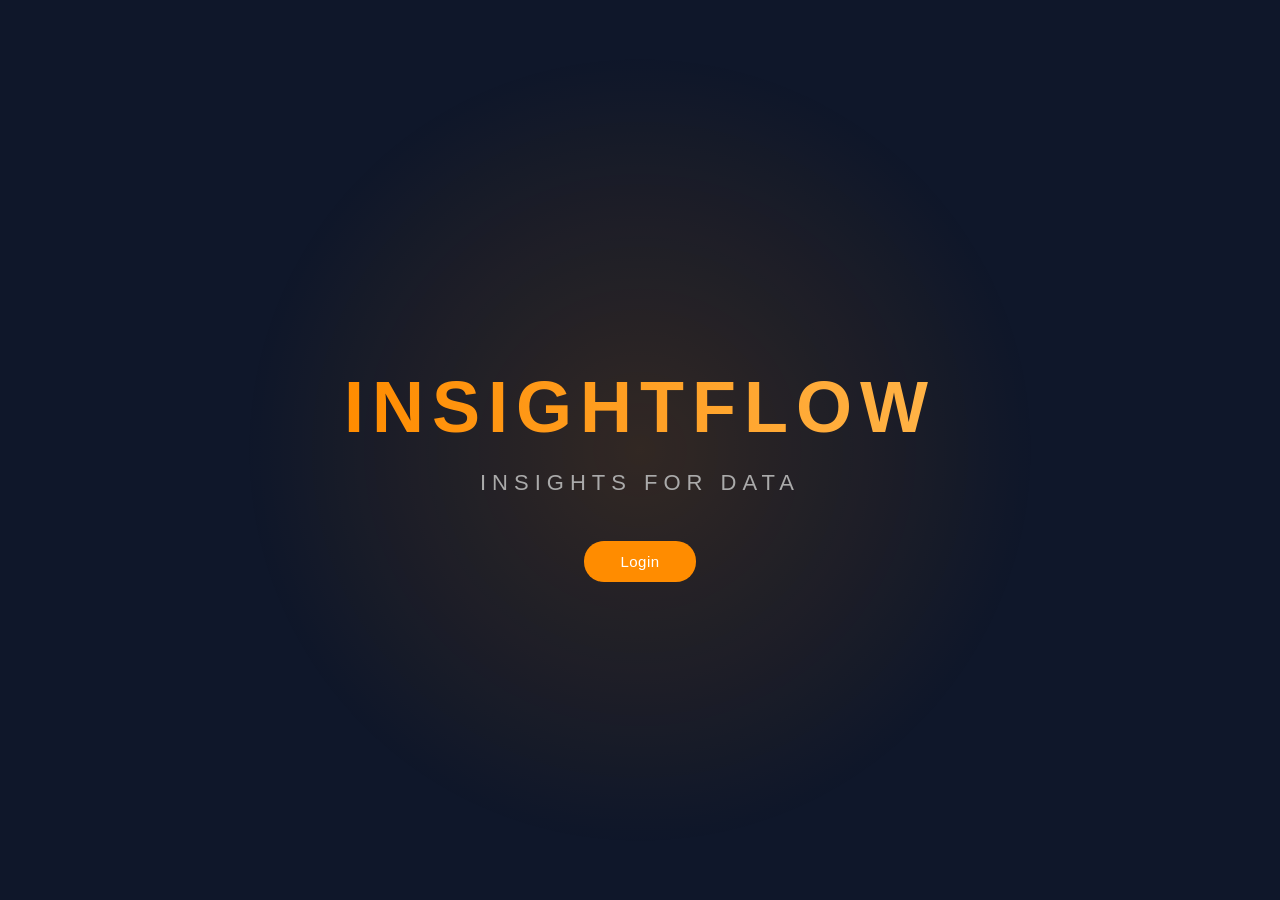
<file: index.html>
<!DOCTYPE html>
<html lang="en">

<head>
<meta charset="UTF-8">
<title>InsightFlow</title>
<link rel="stylesheet" href="style.css">
</head>

<body>

<!-- Background Logo -->
<div class="home">

<div class="text-section">

<h1 class="title">INSIGHTFLOW</h1>

<p class="tagline">INSIGHTS FOR DATA</p>
<button class="start-btn" onclick="goDashboard()">
Login
</button>

</div>

</div>

<script src="script.js"></script>

</body>
</html>
</file>
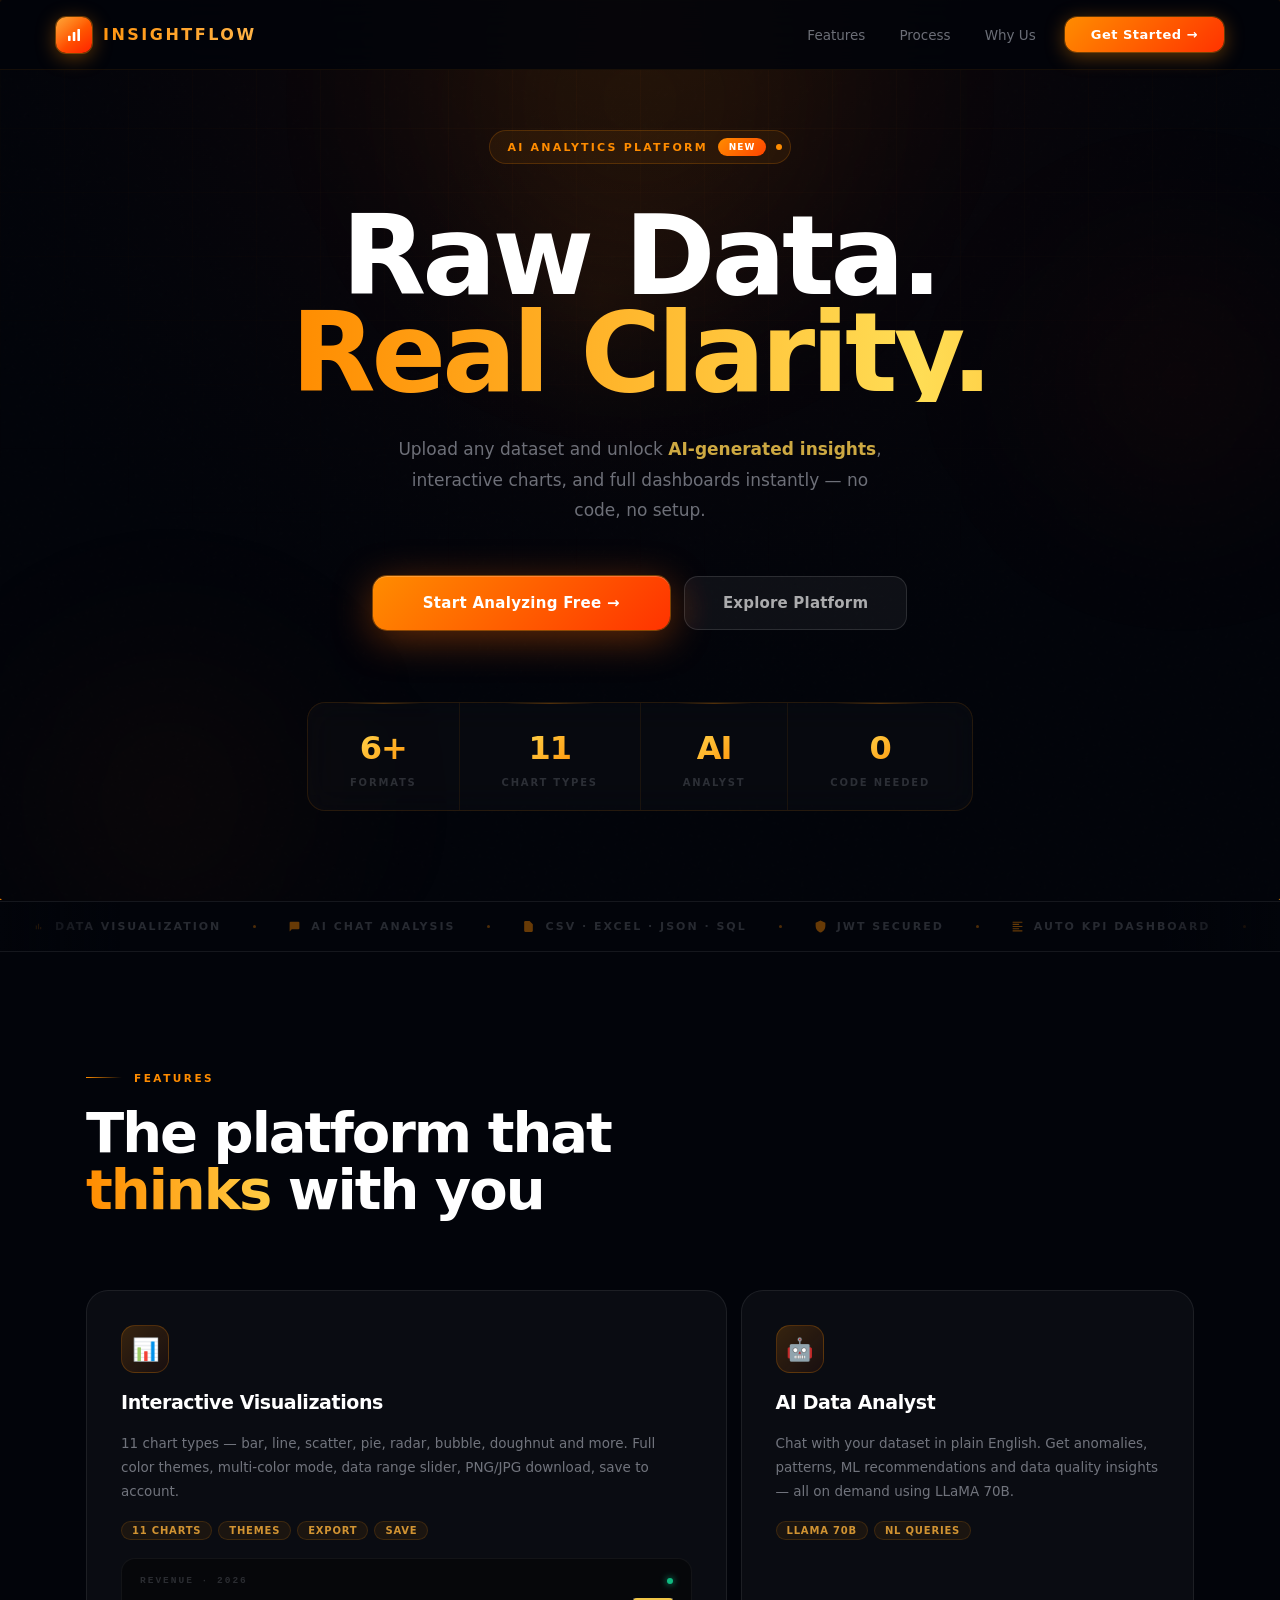
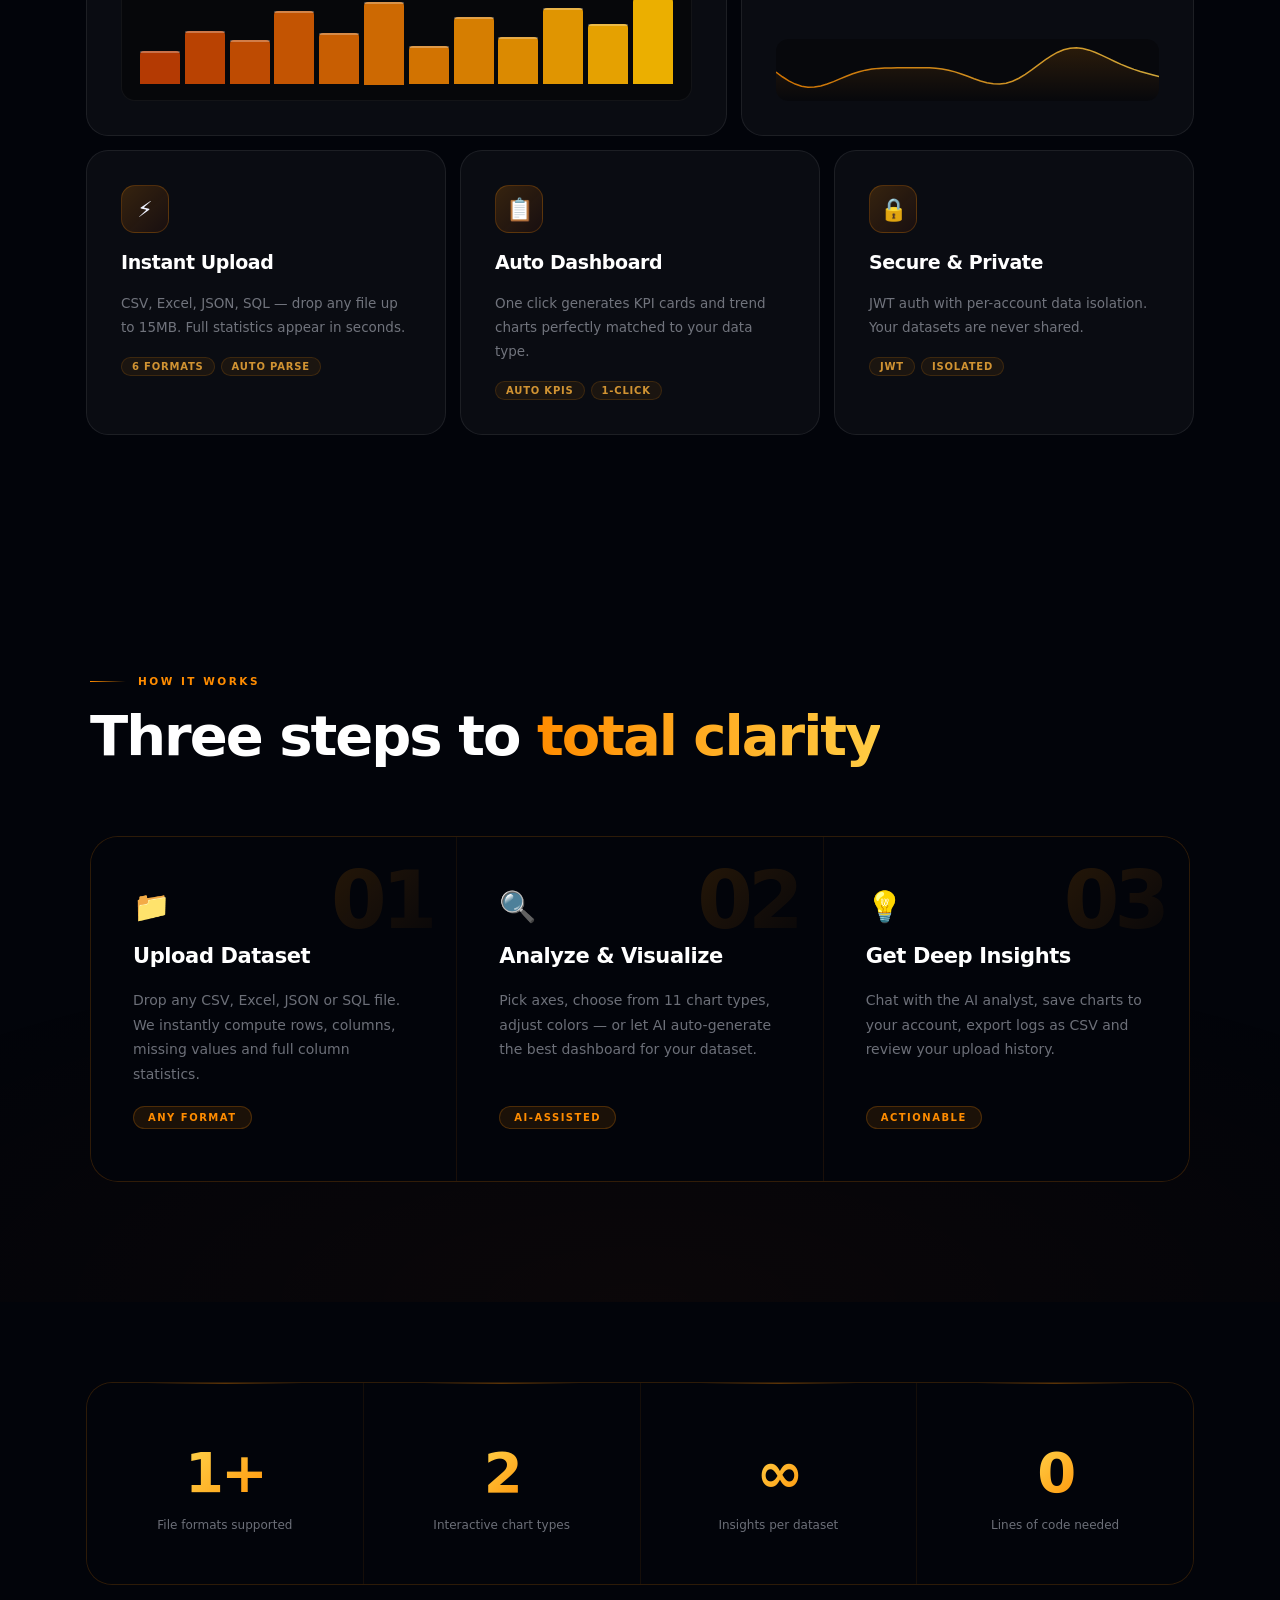
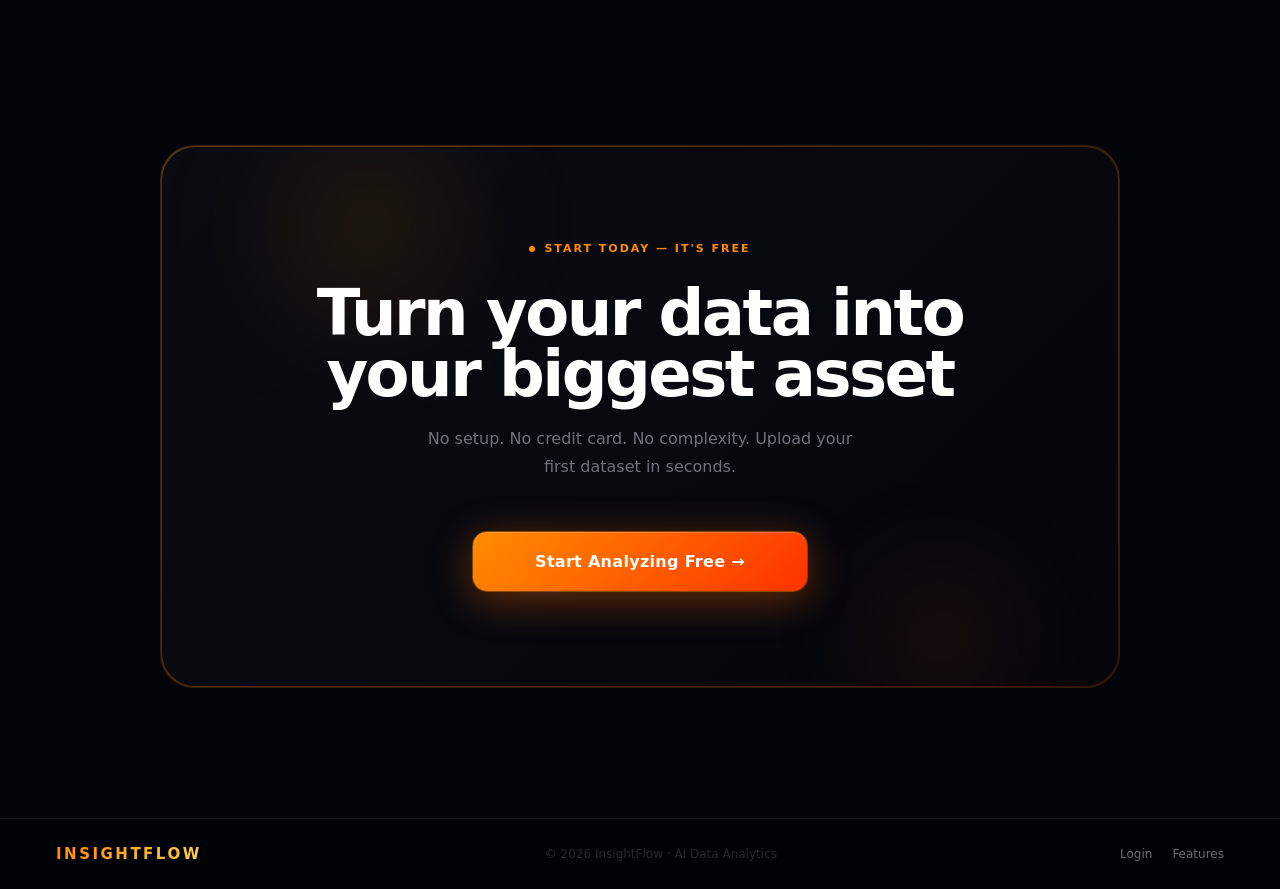
<file: Frontend/index.html>
<!DOCTYPE html>
<html lang="en">
<head>
<script src="auth.js" data-public></script>
<meta charset="UTF-8">
<meta name="viewport" content="width=device-width, initial-scale=1.0">
<link rel="stylesheet" href="responsive.css">
 <link rel="stylesheet" href="mobile-patch.css">
<title>InsightFlow — AI Data Analytics</title>
<style>
/* ── SYSTEM FONTS only — works fully offline ── */
*,*::before,*::after{margin:0;padding:0;box-sizing:border-box}
:root{
  --bg:#02040a;
  --card:rgba(255,255,255,.035);
  --border:rgba(255,255,255,.08);
  --o:#ff8c00;--o2:#ff4400;--gold:#ffcc44;
  --text:#eef2ff;--muted:rgba(238,242,255,.45);--faint:rgba(238,242,255,.16);
  --font:-apple-system,BlinkMacSystemFont,'Segoe UI',system-ui,sans-serif;
}
html{scroll-behavior:smooth}
body{background:var(--bg);color:var(--text);font-family:var(--font);overflow-x:hidden;min-height:100vh}

/* ── CANVAS BG ── */
#bg{position:fixed;inset:0;z-index:0;pointer-events:none}

/* ── NOISE ── */
body::before{content:'';position:fixed;inset:0;z-index:1;pointer-events:none;opacity:.18;
  background:url("data:image/svg+xml,%3Csvg viewBox='0 0 256 256' xmlns='http://www.w3.org/2000/svg'%3E%3Cfilter id='n'%3E%3CfeTurbulence type='fractalNoise' baseFrequency='.85' numOctaves='4'/%3E%3C/filter%3E%3Crect width='100%25' height='100%25' filter='url(%23n)' opacity='.06'/%3E%3C/svg%3E")}

/* ════════ NAV ════════ */
nav{
  position:fixed;top:0;left:0;right:0;z-index:200;
  display:flex;align-items:center;justify-content:space-between;
  padding:0 56px;height:70px;
  background:rgba(2,4,10,.85);
  backdrop-filter:blur(20px);
  border-bottom:1px solid rgba(255,140,0,.08);
  transition:background .3s;
}
nav.solid{background:rgba(2,4,10,.96)}
.logo{display:flex;align-items:center;gap:11px}
.logo-box{
  width:36px;height:36px;border-radius:10px;
  background:linear-gradient(145deg,#ff8c00,#ff2200);
  display:grid;place-items:center;
  box-shadow:0 0 0 1px rgba(255,140,0,.35),0 4px 20px rgba(255,140,0,.4);
  position:relative;overflow:hidden;flex-shrink:0;
}
.logo-box::after{content:'';position:absolute;inset:0;background:linear-gradient(135deg,rgba(255,255,255,.22),transparent 55%)}
.logo-box svg{width:18px;height:18px;fill:white;position:relative;z-index:1}
.logo-name{font-size:16px;font-weight:800;letter-spacing:2.5px;color:white}
.nav-links{display:flex;gap:4px;align-items:center}
.nlink{font-size:13.5px;font-weight:500;color:var(--muted);padding:8px 15px;border-radius:9px;border:none;background:transparent;cursor:pointer;transition:.2s;font-family:var(--font)}
.nlink:hover{color:var(--text);background:rgba(255,255,255,.06)}
.nbtn{
  margin-left:10px;font-size:13px;font-weight:700;letter-spacing:.5px;
  padding:10px 26px;border-radius:12px;border:none;cursor:pointer;
  background:linear-gradient(135deg,#ff8c00,#ff3300);color:white;
  box-shadow:0 0 0 1px rgba(255,140,0,.3),0 4px 20px rgba(255,140,0,.4);
  transition:.22s;font-family:var(--font);position:relative;overflow:hidden;
}
.nbtn::before{content:'';position:absolute;top:0;left:-80%;width:50%;height:100%;background:linear-gradient(90deg,transparent,rgba(255,255,255,.2),transparent);transition:left .5s}
.nbtn:hover{transform:translateY(-2px);box-shadow:0 0 0 1px rgba(255,140,0,.5),0 8px 30px rgba(255,140,0,.5)}
.nbtn:hover::before{left:130%}

/* ════════ HERO ════════ */
.hero{
  position:relative;z-index:10;min-height:100vh;
  display:flex;flex-direction:column;align-items:center;justify-content:center;
  padding:130px 32px 90px;text-align:center;overflow:hidden;
}
/* aurora blobs */
.ab{position:absolute;border-radius:50%;filter:blur(80px);pointer-events:none;animation:abFloat 14s ease-in-out infinite}
.ab1{width:700px;height:500px;top:-150px;left:calc(50% - 350px);background:radial-gradient(circle,rgba(255,130,0,.1),transparent 65%);animation-delay:0s}
.ab2{width:400px;height:400px;top:20%;right:-100px;background:radial-gradient(circle,rgba(255,60,0,.07),transparent 65%);animation-delay:-5s}
.ab3{width:500px;height:400px;bottom:-100px;left:-80px;background:radial-gradient(circle,rgba(200,80,0,.07),transparent 65%);animation-delay:-9s}
@keyframes abFloat{0%,100%{transform:translate(0,0)}33%{transform:translate(30px,-25px)}66%{transform:translate(-20px,30px)}}

/* grid lines */
.hgrid{
  position:absolute;inset:0;pointer-events:none;
  background-image:linear-gradient(rgba(255,140,0,.03) 1px,transparent 1px),linear-gradient(90deg,rgba(255,140,0,.03) 1px,transparent 1px);
  background-size:64px 64px;
  -webkit-mask-image:radial-gradient(ellipse 88% 68% at 50% 0%,black,transparent);
  mask-image:radial-gradient(ellipse 88% 68% at 50% 0%,black,transparent);
}

/* eyebrow */
.eyebrow{
  position:relative;z-index:1;
  display:inline-flex;align-items:center;gap:10px;
  font-size:11px;font-weight:700;letter-spacing:2.2px;text-transform:uppercase;
  color:#ff8c00;padding:7px 8px 7px 18px;border-radius:100px;
  background:rgba(255,140,0,.07);border:1px solid rgba(255,140,0,.2);
  margin-bottom:44px;
  animation:fadeUp .6s .05s ease both;
}
.ebadge{background:linear-gradient(135deg,#ff8c00,#ff4400);color:white;font-size:9px;font-weight:800;padding:4px 11px;border-radius:100px;letter-spacing:1px}
.edot{width:6px;height:6px;border-radius:50%;background:#ff8c00;animation:pulse 1.8s infinite;box-shadow:0 0 0 0 rgba(255,140,0,.5)}
@keyframes pulse{0%{box-shadow:0 0 0 0 rgba(255,140,0,.5)}70%{box-shadow:0 0 0 8px rgba(255,140,0,0)}100%{box-shadow:0 0 0 0 rgba(255,140,0,0)}}

/* headline */
.hero-title{
  position:relative;z-index:1;
  font-size:clamp(56px,9vw,110px);font-weight:900;
  line-height:.88;letter-spacing:-4px;margin-bottom:32px;
  animation:fadeUp .8s .1s ease both;
}
.ht1{display:block;color:white}
.ht2{
  display:block;
  background:linear-gradient(90deg,#ff8c00 0%,#ffdd55 30%,#ff8c00 55%,#ff4400 80%,#ff8c00 100%);
  background-size:300% auto;
  -webkit-background-clip:text;-webkit-text-fill-color:transparent;
  background-clip:text;
  animation:gradShift 5s linear infinite;
}
@keyframes gradShift{0%{background-position:0%}100%{background-position:300%}}

/* sub */
.hero-sub{
  position:relative;z-index:1;
  font-size:17px;font-weight:400;color:var(--muted);line-height:1.82;
  max-width:500px;margin:0 auto 50px;
  animation:fadeUp .7s .2s ease both;
}
.hero-sub b{color:rgba(255,210,80,.8);font-weight:600}

/* buttons */
.hero-btns{
  position:relative;z-index:1;display:flex;gap:14px;flex-wrap:wrap;justify-content:center;
  margin-bottom:72px;animation:fadeUp .7s .3s ease both;
}
.btn-go{
  font-size:15px;font-weight:700;letter-spacing:.3px;
  padding:17px 50px;border-radius:14px;border:none;cursor:pointer;color:white;
  background:linear-gradient(135deg,#ff8c00,#ff3300);font-family:var(--font);
  box-shadow:0 0 0 1px rgba(255,140,0,.4),0 8px 40px rgba(255,100,0,.4),inset 0 1px 0 rgba(255,255,255,.2);
  transition:.25s;position:relative;overflow:hidden;
}
.btn-go::after{content:'';position:absolute;top:0;left:-80%;width:50%;height:100%;background:linear-gradient(90deg,transparent,rgba(255,255,255,.2),transparent);transition:left .5s}
.btn-go:hover{transform:translateY(-3px) scale(1.02);box-shadow:0 0 0 1px rgba(255,140,0,.6),0 14px 50px rgba(255,100,0,.55),inset 0 1px 0 rgba(255,255,255,.25)}
.btn-go:hover::after{left:130%}
.btn-more{
  font-size:15px;font-weight:600;letter-spacing:.2px;
  padding:17px 38px;border-radius:14px;border:1px solid rgba(255,255,255,.12);
  background:rgba(255,255,255,.05);color:rgba(255,255,255,.65);cursor:pointer;
  backdrop-filter:blur(10px);transition:.22s;font-family:var(--font);
}
.btn-more:hover{background:rgba(255,255,255,.09);color:white;border-color:rgba(255,255,255,.22);transform:translateY(-2px)}

/* stat strip */
.stats-strip{
  position:relative;z-index:1;display:flex;
  background:rgba(255,255,255,.025);border:1px solid rgba(255,140,0,.12);
  border-radius:18px;overflow:hidden;backdrop-filter:blur(16px);
  animation:fadeUp .7s .4s ease both;
}
.stat{padding:22px 42px;display:flex;flex-direction:column;align-items:center;gap:5px;border-right:1px solid rgba(255,140,0,.08);position:relative}
.stat::before{content:'';position:absolute;top:0;left:25%;right:25%;height:1px;background:linear-gradient(90deg,transparent,rgba(255,140,0,.3),transparent)}
.stat:last-child{border-right:none}
.stat-v{font-size:32px;font-weight:900;letter-spacing:-1px;line-height:1.2;background:linear-gradient(135deg,#ffdd55,#ff8c00);-webkit-background-clip:text;-webkit-text-fill-color:transparent;background-clip:text;padding:4px 8px;display:inline-block}
.stat-l{font-size:10px;font-weight:700;letter-spacing:1.8px;text-transform:uppercase;color:var(--faint)}

@keyframes fadeUp{from{opacity:0;transform:translateY(28px)}to{opacity:1;transform:translateY(0)}}

/* ════════ TICKER ════════ */
.ticker{
  position:relative;z-index:10;padding:18px 0;overflow:hidden;
  border-top:1px solid var(--border);border-bottom:1px solid var(--border);
}
.ticker::before,.ticker::after{content:'';position:absolute;top:0;bottom:0;width:120px;z-index:2;pointer-events:none}
.ticker::before{left:0;background:linear-gradient(to right,var(--bg),transparent)}
.ticker::after{right:0;background:linear-gradient(to left,var(--bg),transparent)}
.ticker-t{display:flex;animation:tickScroll 28s linear infinite;width:max-content}
.ti{display:flex;align-items:center;gap:0;white-space:nowrap}
.titem{font-size:11px;font-weight:700;letter-spacing:2px;text-transform:uppercase;color:var(--faint);padding:0 32px;display:flex;align-items:center;gap:10px}
.titem svg{width:13px;height:13px;fill:rgba(255,140,0,.4);flex-shrink:0}
.tsep{width:3px;height:3px;border-radius:50%;background:rgba(255,140,0,.3)}
@keyframes tickScroll{0%{transform:translateX(0)}100%{transform:translateX(-50%)}}

/* ════════ SECTION COMMON ════════ */
.section{position:relative;z-index:10;padding:120px 56px;max-width:1220px;margin:0 auto}
.eyebrow-row{display:flex;align-items:center;gap:12px;margin-bottom:20px}
.erow-line{width:36px;height:1px;background:linear-gradient(90deg,#ff8c00,transparent)}
.erow-txt{font-size:10.5px;font-weight:700;letter-spacing:2.5px;text-transform:uppercase;color:#ff8c00}
.sec-title{font-size:clamp(34px,4.5vw,56px);font-weight:900;color:white;letter-spacing:-2px;line-height:1.02;max-width:580px;margin-bottom:72px}
.sec-title em{font-style:normal;background:linear-gradient(90deg,#ff8c00,#ffcc44);-webkit-background-clip:text;-webkit-text-fill-color:transparent;background-clip:text}

/* ════════ BENTO GRID ════════ */
.bento{display:grid;grid-template-columns:repeat(12,1fr);gap:14px}
.card{
  background:var(--card);border:1px solid var(--border);
  border-radius:22px;padding:34px;display:flex;flex-direction:column;gap:18px;
  position:relative;overflow:hidden;
  transition:transform .35s ease,border-color .35s ease;
}
.card::before{content:'';position:absolute;inset:0;background:radial-gradient(ellipse at 25% 15%,rgba(255,140,0,.07),transparent 60%);opacity:0;transition:.35s}
.card::after{content:'';position:absolute;top:0;left:12%;right:12%;height:1px;background:linear-gradient(90deg,transparent,rgba(255,140,0,.45),transparent);opacity:0;transition:.3s}
.card:hover{transform:translateY(-6px);border-color:rgba(255,140,0,.25)}
.card:hover::before,.card:hover::after{opacity:1}
.c1{grid-column:span 7}.c2{grid-column:span 5}
.c3{grid-column:span 4}.c4{grid-column:span 4}.c5{grid-column:span 4}
.card-ico{width:48px;height:48px;border-radius:14px;background:linear-gradient(135deg,rgba(255,140,0,.18),rgba(255,60,0,.06));border:1px solid rgba(255,140,0,.22);display:grid;place-items:center;font-size:22px;flex-shrink:0}
.card-h{font-size:19px;font-weight:800;color:white;letter-spacing:-.4px}
.card-p{font-size:13.5px;color:var(--muted);line-height:1.78}
.ftags{display:flex;gap:6px;flex-wrap:wrap}
.ftag{font-size:10px;font-weight:700;letter-spacing:.8px;text-transform:uppercase;padding:3px 10px;border-radius:100px;background:rgba(255,140,0,.07);color:rgba(255,180,60,.8);border:1px solid rgba(255,140,0,.15)}

/* animated mini chart */
.chart-box{
  margin-top:auto;padding:16px 18px;border-radius:14px;
  background:rgba(0,0,0,.4);border:1px solid rgba(255,255,255,.05);
  display:flex;flex-direction:column;gap:12px;
}
.cb-top{display:flex;justify-content:space-between;align-items:center}
.cb-lbl{font-size:9.5px;font-weight:700;letter-spacing:2px;text-transform:uppercase;color:var(--faint);font-family:monospace}
.cb-live{width:6px;height:6px;border-radius:50%;background:#10b981;box-shadow:0 0 7px #10b981;animation:blink 2s infinite}
@keyframes blink{0%,100%{opacity:1}50%{opacity:.2}}
.bars-row{display:flex;align-items:flex-end;gap:5px;height:86px}
.bar{flex:1;border-radius:4px 4px 0 0;position:relative;transform:scaleY(0);transform-origin:bottom;animation:barUp 1s cubic-bezier(.34,1.56,.64,1) both}
.bar::after{content:'';position:absolute;top:0;inset-inline:0;height:2px;background:rgba(255,255,255,.28);border-radius:2px}
@keyframes barUp{to{transform:scaleY(1)}}

/* wave box */
.wave-box{height:62px;border-radius:12px;background:rgba(0,0,0,.3);overflow:hidden;position:relative;margin-top:auto}
.wave-box svg{position:absolute;inset:0;width:100%;height:100%}

/* ════════ PROCESS ════════ */
.process{position:relative;z-index:10;padding:120px 56px;background:radial-gradient(ellipse 80% 50% at 50% 100%,rgba(255,100,0,.04),transparent)}
.process-inner{max-width:1100px;margin:0 auto}
.steps{display:grid;grid-template-columns:repeat(3,1fr);gap:1px;background:rgba(255,140,0,.08);border-radius:28px;overflow:hidden;border:1px solid rgba(255,140,0,.1);margin-top:72px}
.step{background:var(--bg);padding:52px 42px;display:flex;flex-direction:column;gap:20px;position:relative;transition:.3s}
.step::before{content:'';position:absolute;inset:0;background:linear-gradient(135deg,rgba(255,140,0,.04),transparent);opacity:0;transition:.3s}
.step:hover::before{opacity:1}
.step-no{font-size:80px;font-weight:900;line-height:1;letter-spacing:-5px;background:linear-gradient(135deg,rgba(255,140,0,.14),rgba(255,140,0,.03));-webkit-background-clip:text;-webkit-text-fill-color:transparent;background-clip:text;position:absolute;top:24px;right:24px}
.step-em{font-size:30px;position:relative;z-index:1}
.step-h{font-size:21px;font-weight:800;color:white;letter-spacing:-.4px;position:relative;z-index:1}
.step-p{font-size:14px;color:var(--muted);line-height:1.75;position:relative;z-index:1}
.step-badge{align-self:flex-start;position:relative;z-index:1;margin-top:auto;font-size:10px;font-weight:700;letter-spacing:1.5px;text-transform:uppercase;padding:5px 14px;border-radius:100px;background:rgba(255,140,0,.1);color:#ff8c00;border:1px solid rgba(255,140,0,.22)}

/* ════════ NUMBERS ════════ */
.numbers{position:relative;z-index:10;padding:80px 56px;max-width:1220px;margin:0 auto}
.nums-grid{display:grid;grid-template-columns:repeat(4,1fr);gap:1px;background:rgba(255,140,0,.08);border-radius:26px;overflow:hidden;border:1px solid rgba(255,140,0,.1)}
.num{background:var(--bg);padding:52px 34px;text-align:center;display:flex;flex-direction:column;gap:8px;align-items:center;position:relative;transition:.3s}
.num::before{content:'';position:absolute;top:0;left:22%;right:22%;height:1px;background:linear-gradient(90deg,transparent,rgba(255,140,0,.35),transparent)}
.num:hover{background:rgba(255,140,0,.02)}
.num-v{font-size:56px;font-weight:900;letter-spacing:-3px;line-height:1.2;background:linear-gradient(135deg,#ffdd55,#ff8c00);-webkit-background-clip:text;-webkit-text-fill-color:transparent;background-clip:text;padding:4px 8px;display:inline-block}
.num-l{font-size:12px;color:var(--muted);font-weight:500}

/* ════════ CTA ════════ */
.cta-sec{position:relative;z-index:10;padding:80px 56px 130px}
.cta-box{
  max-width:960px;margin:0 auto;text-align:center;
  background:linear-gradient(135deg,rgba(255,255,255,.035),rgba(255,255,255,.01));
  border:1px solid rgba(255,140,0,.18);border-radius:34px;
  padding:96px 64px;position:relative;overflow:hidden;
}
.cta-box::before{content:'';position:absolute;inset:-1px;border-radius:34px;z-index:-1;background:linear-gradient(135deg,rgba(255,140,0,.35),rgba(255,60,0,.2),rgba(255,200,0,.25),rgba(255,140,0,.35));background-size:300% 300%;animation:borderFlow 4s ease infinite}
.cta-box::after{content:'';position:absolute;inset:1px;background:var(--bg);border-radius:33px;z-index:-1}
@keyframes borderFlow{0%{background-position:0% 50%}50%{background-position:100% 50%}100%{background-position:0% 50%}}
.cta-blob1{position:absolute;top:-80px;left:5%;width:320px;height:320px;border-radius:50%;background:radial-gradient(circle,rgba(255,140,0,.13),transparent 65%);filter:blur(50px);animation:blobA 10s ease-in-out infinite}
.cta-blob2{position:absolute;bottom:-80px;right:5%;width:260px;height:260px;border-radius:50%;background:radial-gradient(circle,rgba(255,80,0,.1),transparent 65%);filter:blur(40px);animation:blobA 13s ease-in-out infinite reverse 2s}
@keyframes blobA{0%,100%{transform:translate(0,0) scale(1)}50%{transform:translate(18px,-18px) scale(1.08)}}
.cta-tag{display:flex;align-items:center;justify-content:center;gap:9px;margin-bottom:28px;font-size:11px;font-weight:700;letter-spacing:2px;text-transform:uppercase;color:#ff8c00;position:relative;z-index:1}
.cta-h{font-size:clamp(34px,5vw,64px);font-weight:900;color:white;letter-spacing:-2.5px;line-height:.95;margin-bottom:20px;position:relative;z-index:1}
.cta-p{font-size:16px;color:var(--muted);line-height:1.78;max-width:440px;margin:0 auto 50px;position:relative;z-index:1}

/* ════════ FOOTER ════════ */
footer{position:relative;z-index:10;border-top:1px solid var(--border);padding:26px 56px;display:flex;align-items:center;justify-content:space-between;background:rgba(0,0,0,.45)}
.flogo{font-size:15px;font-weight:800;letter-spacing:2.5px;background:linear-gradient(90deg,#ff8c00,#ffcc44);-webkit-background-clip:text;-webkit-text-fill-color:transparent;background-clip:text}
.fcopy{font-size:12px;color:var(--faint)}
.flinks{display:flex;gap:20px}
.flink{font-size:12px;color:var(--muted);cursor:pointer;transition:.2s;border:none;background:none;font-family:var(--font)}
.flink:hover{color:var(--text)}

/* ════════ SCROLL REVEAL ════════ */
.sr{opacity:0;transform:translateY(32px);transition:opacity .75s ease,transform .75s ease}
.sr.d1{transition-delay:.07s}.sr.d2{transition-delay:.15s}.sr.d3{transition-delay:.23s}
.sr.vis{opacity:1;transform:none}
</style>
</head>
<body>

<canvas id="bg"></canvas>

<!-- NAV -->
<nav id="nav">
  <div class="logo">
    <div class="logo-box">
      <svg viewBox="0 0 24 24"><rect x="4" y="13" width="3.5" height="7" rx="1"/><rect x="10.3" y="8" width="3.5" height="12" rx="1"/><rect x="16.5" y="4" width="3.5" height="16" rx="1"/></svg>
    </div>
    <span class="logo-name">INSIGHTFLOW</span>
  </div>
  <div class="nav-links">
    <button class="nlink" onclick="document.querySelector('.bento').scrollIntoView({behavior:'smooth'})">Features</button>
    <button class="nlink" onclick="document.querySelector('.process').scrollIntoView({behavior:'smooth'})">Process</button>
    <button class="nlink" onclick="document.querySelector('.numbers').scrollIntoView({behavior:'smooth'})">Why Us</button>
    <button class="nbtn" onclick="window.location.href='login.html'">Get Started →</button>
  </div>
</nav>

<!-- HERO -->
<section class="hero">
  <div class="ab ab1"></div><div class="ab ab2"></div><div class="ab ab3"></div>
  <div class="hgrid"></div>

  <div class="eyebrow">
    AI Analytics Platform
    <div class="ebadge">NEW</div>
    <span class="edot"></span>
  </div>

  <h1 class="hero-title">
    <span class="ht1">Raw Data.</span>
    <span class="ht2">Real Clarity.</span>
  </h1>

  <p class="hero-sub">
    Upload any dataset and unlock <b>AI-generated insights</b>, interactive charts, and full dashboards instantly — no code, no setup.
  </p>

  <div class="hero-btns">
    <button class="btn-go" onclick="window.location.href='login.html'">Start Analyzing Free →</button>
    <button class="btn-more" onclick="document.querySelector('.bento').scrollIntoView({behavior:'smooth'})">Explore Platform</button>
  </div>

  <div class="stats-strip">
    <div class="stat"><span class="stat-v">6+</span><span class="stat-l">Formats</span></div>
    <div class="stat"><span class="stat-v">11</span><span class="stat-l">Chart Types</span></div>
    <div class="stat"><span class="stat-v">AI</span><span class="stat-l">Analyst</span></div>
    <div class="stat"><span class="stat-v">0</span><span class="stat-l">Code Needed</span></div>
  </div>
</section>

<!-- TICKER -->
<div class="ticker">
  <div class="ticker-t">
    <div class="ti">
      <span class="titem"><svg viewBox="0 0 24 24"><path d="M9 17H7v-7h2v7zm4 0h-2V7h2v10zm4 0h-2v-4h2v4z"/></svg>Data Visualization</span><span class="tsep"></span>
      <span class="titem"><svg viewBox="0 0 24 24"><path d="M21 15a2 2 0 01-2 2H7l-4 4V5a2 2 0 012-2h14a2 2 0 012 2z"/></svg>AI Chat Analysis</span><span class="tsep"></span>
      <span class="titem"><svg viewBox="0 0 24 24"><path d="M14 2H6a2 2 0 00-2 2v16a2 2 0 002 2h12a2 2 0 002-2V8z"/></svg>CSV · Excel · JSON · SQL</span><span class="tsep"></span>
      <span class="titem"><svg viewBox="0 0 24 24"><path d="M12 1L3 5v6c0 5.55 3.84 10.74 9 12 5.16-1.26 9-6.45 9-12V5z"/></svg>JWT Secured</span><span class="tsep"></span>
      <span class="titem"><svg viewBox="0 0 24 24"><path d="M3 3h18v2H3zm0 4h12v2H3zm0 4h18v2H3zm0 4h12v2H3zm0 4h18v2H3z"/></svg>Auto KPI Dashboard</span><span class="tsep"></span>
      <span class="titem"><svg viewBox="0 0 24 24"><path d="M4 12v8a2 2 0 002 2h12a2 2 0 002-2v-8M16 6l-4-4-4 4M12 2v13"/></svg>Export & Save Charts</span><span class="tsep"></span>
    </div>
    <div class="ti">
      <span class="titem"><svg viewBox="0 0 24 24"><path d="M9 17H7v-7h2v7zm4 0h-2V7h2v10zm4 0h-2v-4h2v4z"/></svg>Data Visualization</span><span class="tsep"></span>
      <span class="titem"><svg viewBox="0 0 24 24"><path d="M21 15a2 2 0 01-2 2H7l-4 4V5a2 2 0 012-2h14a2 2 0 012 2z"/></svg>AI Chat Analysis</span><span class="tsep"></span>
      <span class="titem"><svg viewBox="0 0 24 24"><path d="M14 2H6a2 2 0 00-2 2v16a2 2 0 002 2h12a2 2 0 002-2V8z"/></svg>CSV · Excel · JSON · SQL</span><span class="tsep"></span>
      <span class="titem"><svg viewBox="0 0 24 24"><path d="M12 1L3 5v6c0 5.55 3.84 10.74 9 12 5.16-1.26 9-6.45 9-12V5z"/></svg>JWT Secured</span><span class="tsep"></span>
      <span class="titem"><svg viewBox="0 0 24 24"><path d="M3 3h18v2H3zm0 4h12v2H3zm0 4h18v2H3zm0 4h12v2H3zm0 4h18v2H3z"/></svg>Auto KPI Dashboard</span><span class="tsep"></span>
      <span class="titem"><svg viewBox="0 0 24 24"><path d="M4 12v8a2 2 0 002 2h12a2 2 0 002-2v-8M16 6l-4-4-4 4M12 2v13"/></svg>Export & Save Charts</span><span class="tsep"></span>
    </div>
  </div>
</div>

<!-- FEATURES -->
<div class="section">
  <div class="eyebrow-row sr"><div class="erow-line"></div><span class="erow-txt">Features</span></div>
  <div class="sec-title sr d1">The platform that <em>thinks</em> with you</div>
  <div class="bento">
    <div class="card c1 sr d1">
      <div class="card-ico">📊</div>
      <div class="card-h">Interactive Visualizations</div>
      <div class="card-p">11 chart types — bar, line, scatter, pie, radar, bubble, doughnut and more. Full color themes, multi-color mode, data range slider, PNG/JPG download, save to account.</div>
      <div class="ftags"><span class="ftag">11 Charts</span><span class="ftag">Themes</span><span class="ftag">Export</span><span class="ftag">Save</span></div>
      <div class="chart-box">
        <div class="cb-top"><span class="cb-lbl">Revenue · 2026</span><span class="cb-live"></span></div>
        <div class="bars-row" id="chartbars"></div>
      </div>
    </div>
    <div class="card c2 sr d2">
      <div class="card-ico">🤖</div>
      <div class="card-h">AI Data Analyst</div>
      <div class="card-p">Chat with your dataset in plain English. Get anomalies, patterns, ML recommendations and data quality insights — all on demand using LLaMA 70B.</div>
      <div class="ftags"><span class="ftag">LLaMA 70B</span><span class="ftag">NL Queries</span></div>
      <div class="wave-box" id="wavebox">
        <svg id="wsvg" viewBox="0 0 400 62" preserveAspectRatio="none" style="position:absolute;inset:0;width:100%;height:100%">
          <defs>
            <linearGradient id="wg" x1="0%" y1="0%" x2="100%" y2="0%">
              <stop offset="0%" style="stop-color:#ff8c00;stop-opacity:.8"/>
              <stop offset="100%" style="stop-color:#ffcc44;stop-opacity:.8"/>
            </linearGradient>
            <linearGradient id="wf" x1="0%" y1="0%" x2="0%" y2="100%">
              <stop offset="0%" style="stop-color:#ff8c00;stop-opacity:.14"/>
              <stop offset="100%" style="stop-color:#ff8c00;stop-opacity:0"/>
            </linearGradient>
          </defs>
          <path id="wfill" fill="url(#wf)"/>
          <path id="wline" fill="none" stroke="url(#wg)" stroke-width="1.5"/>
        </svg>
      </div>
    </div>
    <div class="card c3 sr d1">
      <div class="card-ico">⚡</div>
      <div class="card-h">Instant Upload</div>
      <div class="card-p">CSV, Excel, JSON, SQL — drop any file up to 15MB. Full statistics appear in seconds.</div>
      <div class="ftags"><span class="ftag">6 Formats</span><span class="ftag">Auto Parse</span></div>
    </div>
    <div class="card c4 sr d2">
      <div class="card-ico">📋</div>
      <div class="card-h">Auto Dashboard</div>
      <div class="card-p">One click generates KPI cards and trend charts perfectly matched to your data type.</div>
      <div class="ftags"><span class="ftag">Auto KPIs</span><span class="ftag">1-Click</span></div>
    </div>
    <div class="card c5 sr d3">
      <div class="card-ico">🔒</div>
      <div class="card-h">Secure & Private</div>
      <div class="card-p">JWT auth with per-account data isolation. Your datasets are never shared.</div>
      <div class="ftags"><span class="ftag">JWT</span><span class="ftag">Isolated</span></div>
    </div>
  </div>
</div>

<!-- PROCESS -->
<section class="process">
  <div class="process-inner">
    <div class="eyebrow-row sr"><div class="erow-line"></div><span class="erow-txt">How It Works</span></div>
    <div class="sec-title sr d1" style="max-width:100%">Three steps to <em>total clarity</em></div>
    <div class="steps">
      <div class="step sr d1"><div class="step-no">01</div><div class="step-em">📁</div><div class="step-h">Upload Dataset</div><div class="step-p">Drop any CSV, Excel, JSON or SQL file. We instantly compute rows, columns, missing values and full column statistics.</div><span class="step-badge">Any Format</span></div>
      <div class="step sr d2"><div class="step-no">02</div><div class="step-em">🔍</div><div class="step-h">Analyze & Visualize</div><div class="step-p">Pick axes, choose from 11 chart types, adjust colors — or let AI auto-generate the best dashboard for your dataset.</div><span class="step-badge">AI-Assisted</span></div>
      <div class="step sr d3"><div class="step-no">03</div><div class="step-em">💡</div><div class="step-h">Get Deep Insights</div><div class="step-p">Chat with the AI analyst, save charts to your account, export logs as CSV and review your upload history.</div><span class="step-badge">Actionable</span></div>
    </div>
  </div>
</section>

<!-- NUMBERS -->
<div class="numbers sr">
  <div class="nums-grid">
    <div class="num"><div class="num-v" data-n="6" data-s="+">0</div><div class="num-l">File formats supported</div></div>
    <div class="num"><div class="num-v" data-n="11">0</div><div class="num-l">Interactive chart types</div></div>
    <div class="num"><div class="num-v">∞</div><div class="num-l">Insights per dataset</div></div>
    <div class="num"><div class="num-v" data-n="0">0</div><div class="num-l">Lines of code needed</div></div>
  </div>
</div>

<!-- CTA -->
<div class="cta-sec">
  <div class="cta-box sr">
    <div class="cta-blob1"></div><div class="cta-blob2"></div>
    <div class="cta-tag"><span class="edot"></span>Start today — it's free</div>
    <h2 class="cta-h">Turn your data into<br>your biggest asset</h2>
    <p class="cta-p">No setup. No credit card. No complexity. Upload your first dataset in seconds.</p>
    <button class="btn-go" style="font-size:16px;padding:20px 62px" onclick="window.location.href='login.html'">Start Analyzing Free →</button>
  </div>
</div>

<!-- FOOTER -->
<footer>
  <span class="flogo">INSIGHTFLOW</span>
  <span class="fcopy">© 2026 InsightFlow · AI Data Analytics</span>
  <div class="flinks">
    <button class="flink" onclick="window.location.href='login.html'">Login</button>
    <button class="flink" onclick="document.querySelector('.bento').scrollIntoView({behavior:'smooth'})">Features</button>
  </div>
</footer>

<script src="script.js" async></script>
<script>
/* ── PARTICLE CANVAS ── */
(function(){
  var cv=document.getElementById('bg'),cx=cv.getContext('2d'),W,H,pts=[],mouse={x:600,y:300},f=0
  function sz(){W=cv.width=window.innerWidth;H=cv.height=window.innerHeight}
  sz();window.addEventListener('resize',sz)
  window.addEventListener('mousemove',function(e){mouse.x=e.clientX;mouse.y=e.clientY})
  for(var i=0;i<70;i++) pts.push({x:Math.random()*1800,y:Math.random()*1200,vx:(Math.random()-.5)*.18,vy:(Math.random()-.5)*.18,r:Math.random()*1.2+.3,p:Math.random()*6.28,ps:.008+Math.random()*.014})
  function draw(){
    f++;cx.clearRect(0,0,W,H)
    cx.fillStyle='#02040a';cx.fillRect(0,0,W,H)
    var g=cx.createRadialGradient(W/2,-50,0,W/2,-50,Math.min(W*.7,800))
    g.addColorStop(0,'rgba(255,130,0,.09)');g.addColorStop(.5,'rgba(255,60,0,.025)');g.addColorStop(1,'transparent')
    cx.fillStyle=g;cx.fillRect(0,0,W,H)
    var gm=cx.createRadialGradient(mouse.x,mouse.y,0,mouse.x,mouse.y,220)
    gm.addColorStop(0,'rgba(255,140,0,.05)');gm.addColorStop(1,'transparent')
    cx.fillStyle=gm;cx.fillRect(0,0,W,H)
    pts.forEach(function(p){
      p.x+=p.vx;p.y+=p.vy;p.p+=p.ps
      if(p.x<0)p.x=W;if(p.x>W)p.x=0;if(p.y<0)p.y=H;if(p.y>H)p.y=0
      var a=(.12+.1*Math.sin(p.p)),r2=p.r*(1+.25*Math.sin(p.p*.7))
      cx.beginPath();cx.arc(p.x,p.y,r2,0,Math.PI*2)
      cx.fillStyle='rgba(255,'+(110+70*Math.sin(p.p))+',0,'+a+')';cx.fill()
    })
    for(var i=0;i<pts.length;i++) for(var j=i+1;j<pts.length;j++){
      var dx=pts[i].x-pts[j].x,dy=pts[i].y-pts[j].y,d=Math.sqrt(dx*dx+dy*dy)
      if(d<120){var a2=.065*(1-d/120)*(.5+.5*Math.sin(f*.018+i*.1));cx.beginPath();cx.moveTo(pts[i].x,pts[i].y);cx.lineTo(pts[j].x,pts[j].y);cx.strokeStyle='rgba(255,140,0,'+a2+')';cx.lineWidth=.6;cx.stroke()}
    }
    requestAnimationFrame(draw)
  }
  draw()
})()

/* ── NAV ── */
window.addEventListener('scroll',function(){document.getElementById('nav').classList.toggle('solid',window.scrollY>30)})

/* ── SCROLL REVEAL ── */
var sio=new IntersectionObserver(function(e){e.forEach(function(en){if(en.isIntersecting)en.target.classList.add('vis')})},{threshold:.07})
document.querySelectorAll('.sr').forEach(function(el){sio.observe(el)})

/* ── BAR CHART ── */
var bh=[38,62,51,85,59,96,44,78,55,88,70,100]
var bc=document.getElementById('chartbars')
bh.forEach(function(h,i){
  var w=document.createElement('div');w.className='bar-w';w.style.cssText='flex:1;height:100%;display:flex;align-items:flex-end'
  var b=document.createElement('div');b.className='bar'
  var g='rgba(255,'+(80+i*10)+',0,'+(0.7+i*.02)+')'
  b.style.cssText='height:'+h+'%;width:100%;background:'+g+';animation-delay:'+(i*.07)+'s;animation-play-state:paused'
  w.appendChild(b);bc.appendChild(w)
})
new IntersectionObserver(function(e){e.forEach(function(en){if(en.isIntersecting)en.target.querySelectorAll('.bar').forEach(function(b){b.style.animationPlayState='running'})})},{threshold:.3}).observe(document.querySelector('.chart-box'))

/* ── WAVE ── */
var wt=0
function wave(){
  wt+=.018
  var p=[],N=60,W2=400,H2=62
  for(var i=0;i<=N;i++){var x=i*(W2/N),y=H2/2+Math.sin(i*.22+wt)*13+Math.sin(i*.11-wt*1.3)*7+Math.sin(i*.38+wt*.6)*4;p.push(x+','+y)}
  var d='M'+p.join(' L')
  document.getElementById('wline').setAttribute('d',d)
  document.getElementById('wfill').setAttribute('d',d+' L400,62 L0,62 Z')
  requestAnimationFrame(wave)
}
wave()

/* ── COUNT UP ── */
var counted=false
new IntersectionObserver(function(e){e.forEach(function(en){if(en.isIntersecting&&!counted){counted=true;document.querySelectorAll('.num-v[data-n]').forEach(function(el){var end=parseInt(el.getAttribute('data-n')),suffix=el.getAttribute('data-s')||'',cur=0,steps=55,inc=end/steps;var t=setInterval(function(){cur=Math.min(cur+inc,end);el.textContent=Math.round(cur)+suffix;if(cur>=end)clearInterval(t)},1400/steps)})}})},{threshold:.4}).observe(document.querySelector('.nums-grid'))
</script>
</body>
</html>
</file>
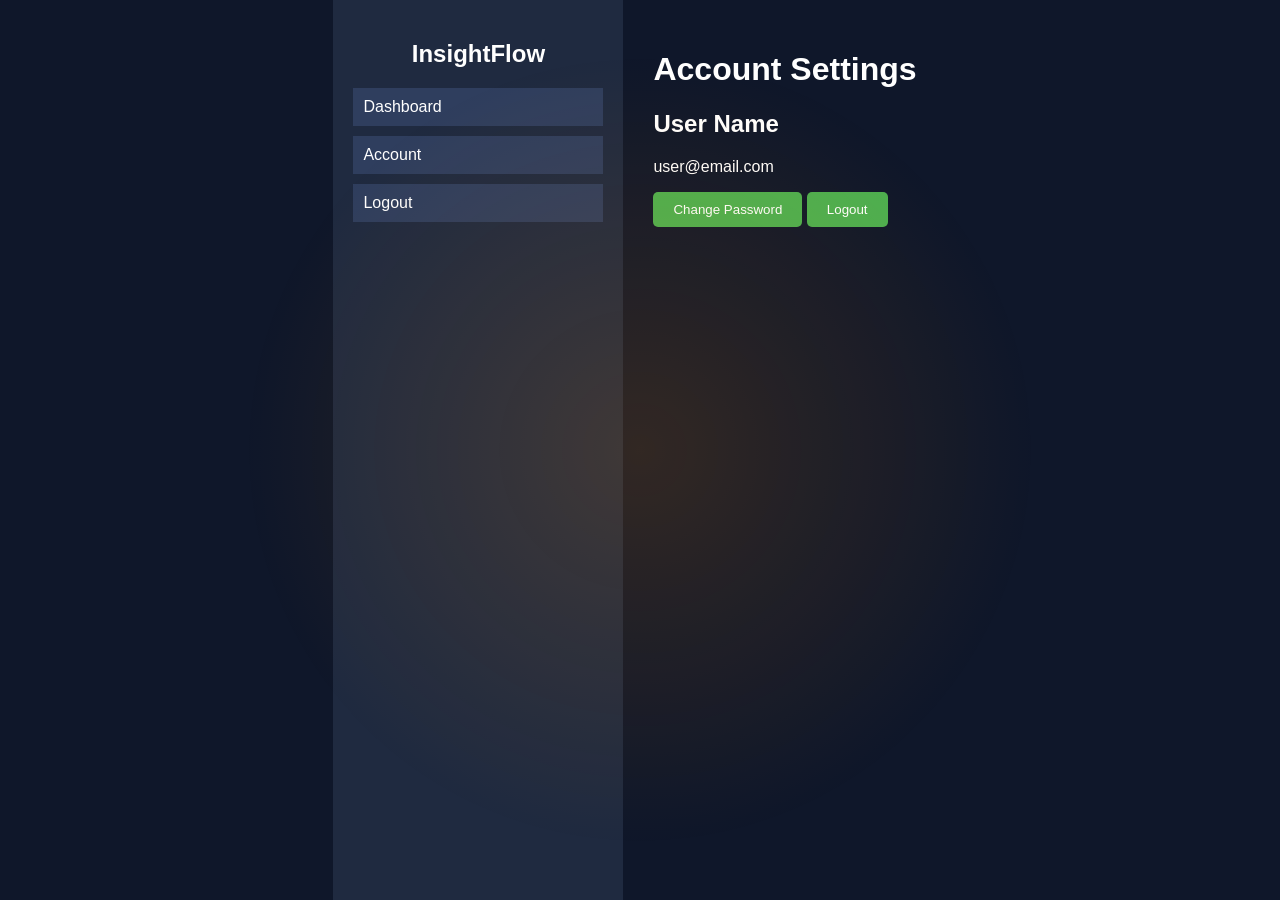
<file: account.html>
<!DOCTYPE html>
<html lang="en">
<head>
<meta charset="UTF-8">
<title>Account - InsightFlow</title>
<link rel="stylesheet" href="style.css">
</head>

<body onload="loadAccount()">

<div class="container">

<!-- Sidebar -->

<div class="sidebar">
<h2>InsightFlow</h2>

<ul>
<li onclick="goDashboard()">Dashboard</li>
<li class="active">Account</li>
<li onclick="logout()">Logout</li>
</ul>

</div>


<!-- Main Content -->

<div class="main">

<h1>Account Settings</h1>

<div class="account-card">

<h2 id="username">User Name</h2>

<p id="email">user@email.com</p>

<div class="account-actions">

<button class="change-btn">
Change Password
</button>

<button class="logout-btn" onclick="logout()">
Logout
</button>

</div>

</div>

</div>

</div>

<script src="script.js"></script>

</body>
</html>
</file>
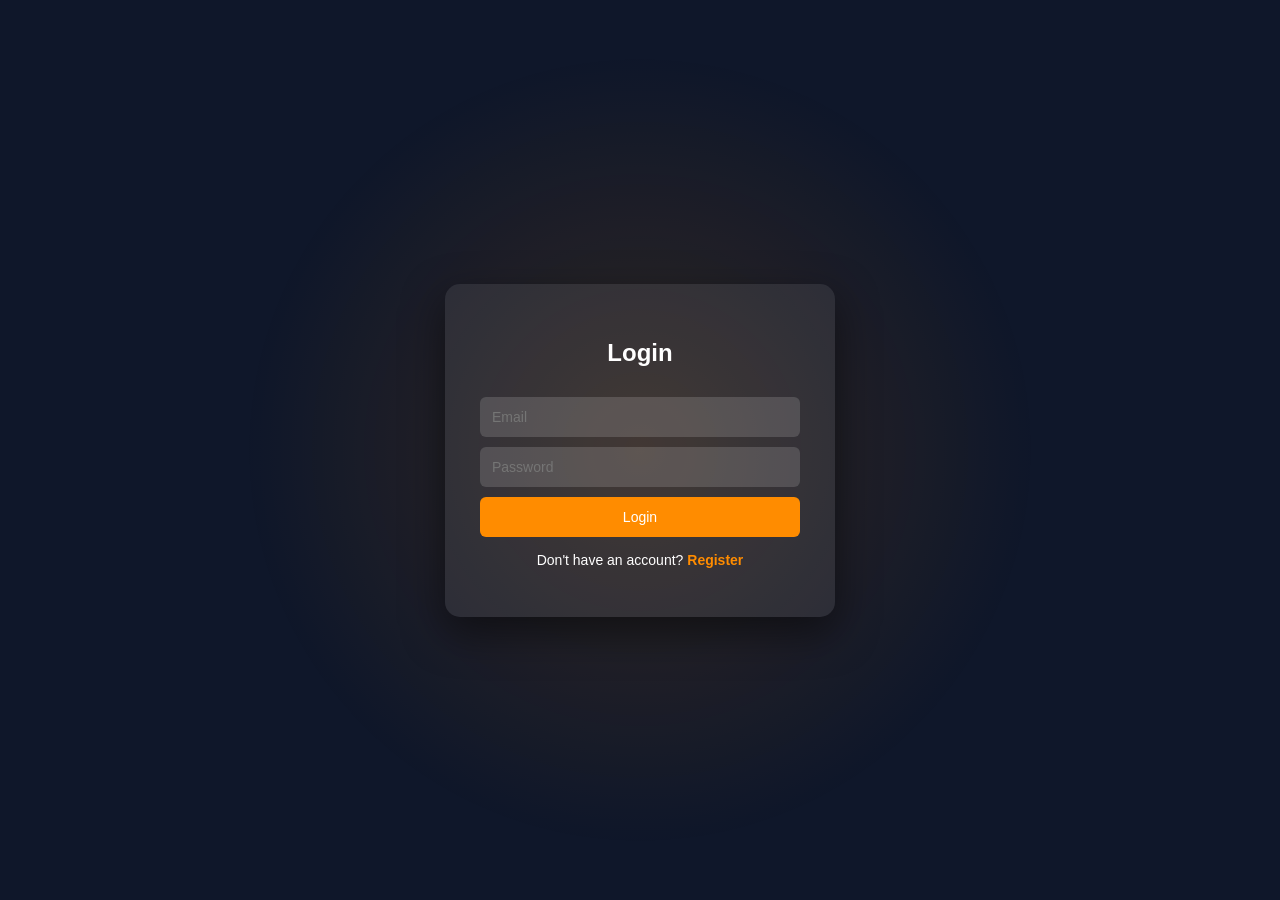
<file: login.html>
<!DOCTYPE html>
<html lang="en">
<head>
<meta charset="UTF-8">
<title>Login - InsightFlow</title>
<link rel="stylesheet" href="style.css">
</head>

<body>

<div class="login-container">

<h2 id="formTitle">Login</h2>

<input type="text" id="nameInput" placeholder="Name" style="display:none">

<input type="email" id="emailInput" placeholder="Email">

<input type="password" id="passwordInput" placeholder="Password">

<button id="mainButton" class="login-btn" onclick="login()">Login</button>

<p id="toggleText">
Don't have an account? <span onclick="toggleForm()">Register</span>
</p>

</div>

<script src="script.js"></script>

</body>
</html>
</file>
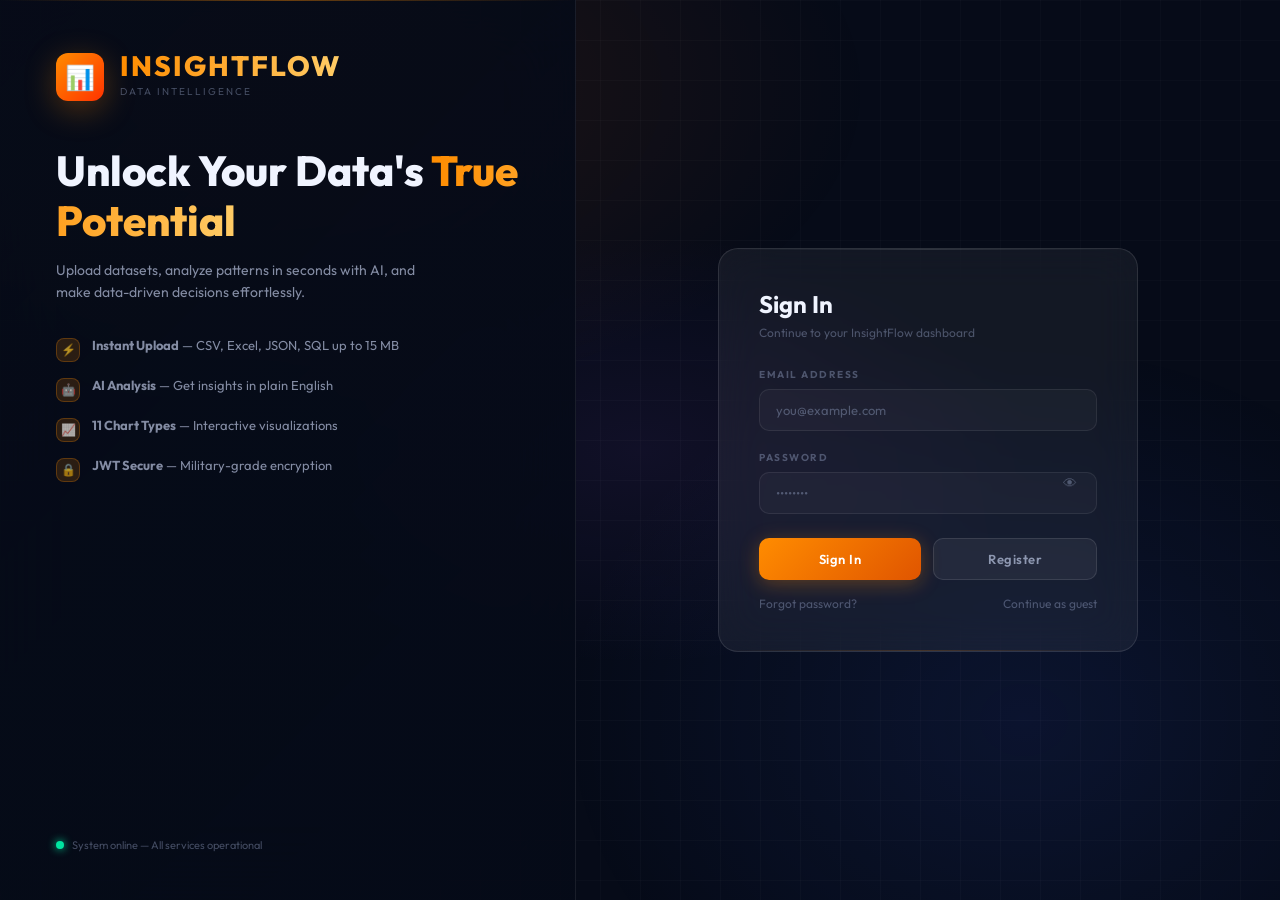
<file: Frontend/account.html>
<!DOCTYPE html>
<html lang="en">
<head>
<meta charset="UTF-8">
<meta name="viewport" content="width=device-width, initial-scale=1.0">
<title>Account — InsightFlow</title>
<script src="auth.js"></script>
<link rel="stylesheet" href="style.css">
<link rel="stylesheet" href="responsive.css">
<link rel="stylesheet" href="mobile-patch.css">
<link href="https://fonts.googleapis.com/css2?family=DM+Sans:wght@300;400;500;600;700&family=DM+Mono:wght@400;500&display=swap" rel="stylesheet">
<style>
*{box-sizing:border-box;margin:0;padding:0}
html, body {
  height: 100%;
  overflow: auto; /* Changed from hidden to auto to allow scrolling if needed */
}
body.account-body {
  display: flex;
  flex-direction: column;
  width: 100%;
  min-height: 100vh; /* Use min-height instead of fixed height */
  background: #080c14;
  font-family: 'DM Sans', sans-serif;
  color: #e2e8f0;
}

/* ── TOPBAR ── */
/* ── TOPBAR ── */
.ac-topbar {
  height: 56px;
  width: 100%;
  display: flex;
  align-items: center;
  /* This pushes the first item (logo) to left and last item (nav) to right */
  justify-content: space-between; 
  padding: 0 24px;
  background: rgba(8, 12, 20, 0.95);
  border-bottom: 1px solid rgba(255, 255, 255, 0.06);
  backdrop-filter: blur(12px);
  z-index: 1000;
}
.ac-logo{
  font-family:'DM Mono',monospace;
  font-size:15px;font-weight:500;letter-spacing:3px;
  background:linear-gradient(90deg,#ff8c00,#ffb347);
  -webkit-background-clip:text;-webkit-text-fill-color:transparent;
  cursor:pointer;
}
.ac-topnav{display:flex;align-items:center;gap:6px}
.ac-topnav-btn{
  font-size:12px;font-weight:500;letter-spacing:0.3px;
  padding:6px 14px;border-radius:8px;cursor:pointer;
  color:rgba(255,255,255,0.45);border:1px solid transparent;
  background:transparent;font-family:'DM Sans',sans-serif;
  transition:all 0.18s;text-decoration:none;
  display:inline-flex;align-items:center;gap:6px;
}
.ac-topnav-btn:hover{color:rgba(255,255,255,0.8);background:rgba(255,255,255,0.06);border-color:rgba(255,255,255,0.08)}
.ac-topnav-btn.danger:hover{color:#ff6b6b;background:rgba(255,80,80,0.07)}

/* ── LAYOUT ── */
.ac-layout {
  display: flex;
  flex: 1;
  overflow: hidden;
  min-height: 0;
  width: 100%;
}

/* ══ SIDEBAR ══ */
.ac-sidebar{
  width:240px;flex-shrink:0;
  display:flex;flex-direction:column;
  background:linear-gradient(180deg,#0c1220 0%,#0a0f1a 100%);
  border-right:1px solid rgba(255,255,255,0.055);
  position:relative;overflow:hidden;
}
.ac-sidebar::before{
  content:'';position:absolute;top:0;left:0;right:0;height:1px;
  background:linear-gradient(90deg,transparent,rgba(255,140,0,0.6),transparent);
}
.sb-user{
  padding:20px 18px 16px;border-bottom:1px solid rgba(255,255,255,0.05);
  display:flex;align-items:center;gap:13px;
}
.sb-avatar{
  width:40px;height:40px;border-radius:12px;flex-shrink:0;
  background:linear-gradient(135deg,#ff8c00,#e05500);
  display:flex;align-items:center;justify-content:center;
  font-size:16px;font-weight:700;color:white;
  cursor:pointer;overflow:hidden;transition:all 0.2s;
  box-shadow:0 4px 12px rgba(255,140,0,0.3);
}
.sb-avatar:hover{transform:scale(1.05);box-shadow:0 6px 18px rgba(255,140,0,0.45)}
.sb-avatar img{width:100%;height:100%;object-fit:cover;border-radius:12px}
.sb-user-info{flex:1;min-width:0}
.sb-user-name{font-size:13px;font-weight:600;color:#f1f5f9;white-space:nowrap;overflow:hidden;text-overflow:ellipsis;letter-spacing:0.1px}
.sb-user-role{font-size:10px;color:rgba(255,255,255,0.28);margin-top:2px;letter-spacing:0.5px}
.sb-nav{flex:1;padding:12px 10px;display:flex;flex-direction:column;gap:2px;overflow-y:auto;overflow-x:hidden}
.sb-nav::-webkit-scrollbar{display:none}
.sb-section-label{
  font-size:9px;font-weight:600;letter-spacing:2px;text-transform:uppercase;
  color:rgba(255,255,255,0.18);padding:10px 10px 4px;
  display:flex;align-items:center;gap:8px;
}
.sb-section-label::after{content:'';flex:1;height:1px;background:rgba(255,255,255,0.05)}
.sb-item{
  display:flex;align-items:center;gap:10px;
  padding:9px 10px;border-radius:10px;
  font-size:12.5px;font-weight:500;color:rgba(255,255,255,0.35);
  cursor:pointer;transition:all 0.15s;position:relative;user-select:none;
}
.sb-item:hover{background:rgba(255,255,255,0.05);color:rgba(255,255,255,0.72)}
.sb-item.active{background:rgba(255,140,0,0.1);color:#ffb347}
.sb-item.active .sb-icon-bg{background:rgba(255,140,0,0.18);border-color:rgba(255,140,0,0.3)}
.sb-item.active::before{
  content:'';position:absolute;left:0;top:20%;bottom:20%;
  width:2px;border-radius:0 2px 2px 0;background:#ff8c00;
}
.sb-icon-bg{
  width:28px;height:28px;border-radius:8px;flex-shrink:0;
  background:rgba(255,255,255,0.04);border:1px solid rgba(255,255,255,0.06);
  display:flex;align-items:center;justify-content:center;transition:all 0.15s;
}
.sb-item:hover .sb-icon-bg{background:rgba(255,255,255,0.07);border-color:rgba(255,255,255,0.09)}
.sb-icon{width:13px;height:13px;stroke:currentColor;fill:none;stroke-linecap:round;stroke-linejoin:round;stroke-width:2}
.sb-item.danger{color:rgba(239,68,68,0.5)}
.sb-item.danger:hover{background:rgba(239,68,68,0.07);color:#f87171}
.sb-item.danger:hover .sb-icon-bg{background:rgba(239,68,68,0.08);border-color:rgba(239,68,68,0.12)}
.sb-divider{height:1px;background:rgba(255,255,255,0.05);margin:6px 10px}
.sb-footer{
  padding:12px 14px;border-top:1px solid rgba(255,255,255,0.05);
  display:flex;align-items:center;justify-content:space-between;
  background:rgba(16,185,129,0.02);
}
.sb-live{display:flex;align-items:center;gap:7px;font-size:9px;font-weight:700;letter-spacing:1.5px;text-transform:uppercase;color:#10b981}
.sb-live-dot{width:6px;height:6px;border-radius:50%;background:#10b981;box-shadow:0 0 8px #10b981;animation:pulse 2s infinite}
.sb-clock{font-family:'DM Mono',monospace;font-size:10px;color:rgba(255,255,255,0.2)}
@keyframes pulse{0%,100%{opacity:1;box-shadow:0 0 8px #10b981}50%{opacity:0.3;box-shadow:none}}

/* ══ CANVAS ══ */
.ac-canvas {
  flex: 1;
  height: calc(100vh - 56px);
  overflow-y: auto;
  overflow-x: hidden;
  padding: 28px 36px 40px;
  display: block;  /* Change from flex to block */
  gap: 22px;
  align-items: stretch;
}
.ac-canvas::-webkit-scrollbar{width:3px}
.ac-canvas::-webkit-scrollbar-thumb{background:rgba(255,140,0,0.25);border-radius:3px}

.pg-head{display:flex;align-items:center;justify-content:space-between;margin-bottom:4px}
.pg-head-left{display:flex;align-items:center;gap:14px}
.pg-head-icon{
  width:44px;height:44px;border-radius:13px;
  background:linear-gradient(135deg,rgba(255,140,0,0.15),rgba(255,60,0,0.08));
  border:1px solid rgba(255,140,0,0.2);
  display:flex;align-items:center;justify-content:center;font-size:18px;
}
.pg-head-title{font-size:20px;font-weight:700;color:#f8fafc;letter-spacing:-0.3px}
.pg-head-sub{font-size:12px;color:rgba(255,255,255,0.3);margin-top:2px}
.session-pill{
  font-family:'DM Mono',monospace;font-size:11px;padding:5px 13px;border-radius:20px;
  background:rgba(16,185,129,0.07);color:#10b981;border:1px solid rgba(16,185,129,0.18);
}

.ac-sec{display:none;flex-direction:column;gap:18px;width:100%;align-self:flex-start}
.ac-sec.active{display:flex;width:100%;align-self:flex-start}

.ac-card {
  background: rgba(255, 255, 255, 0.036);
  border: 1px solid rgba(255, 255, 255, 0.075);
  border-radius: 12px;
  /* Reduced card padding to allow more content space */
  padding: 20px; 
  display: flex;
  flex-direction: column;
  gap: 20px;
  box-shadow: 0 4px 24px rgba(0, 0, 0, 0.25);
  /* Ensures card takes full available width */
  width: 100%; 
}
.card-head{display:flex;align-items:center;gap:10px;padding-bottom:16px;border-bottom:1px solid rgba(255,255,255,0.055)}
.card-head h2{font-size:14px;font-weight:600;color:#f1f5f9;margin:0}
.card-ico{
  width:30px;height:30px;border-radius:9px;
  background:rgba(255,140,0,0.1);border:1px solid rgba(255,140,0,0.18);
  display:flex;align-items:center;justify-content:center;font-size:14px;
}
.card-head-right{margin-left:auto;display:flex;align-items:center;gap:8px}

.profile-hero{
  display:flex;align-items:center;gap:20px;padding:18px 22px;border-radius:12px;
  background:linear-gradient(135deg,rgba(255,140,0,0.06),rgba(255,60,0,0.02));
  border:1px solid rgba(255,140,0,0.1);
}
.profile-avatar{
  width:68px;height:68px;border-radius:50%;flex-shrink:0;
  background:linear-gradient(135deg,#ff8c00,#e05500);
  display:flex;align-items:center;justify-content:center;
  font-size:26px;font-weight:700;color:white;
  box-shadow:0 6px 24px rgba(255,140,0,0.4),0 0 0 3px rgba(255,140,0,0.12);
  overflow:hidden;position:relative;cursor:pointer;
}
.profile-avatar img{width:100%;height:100%;object-fit:cover;border-radius:50%}
.avatar-overlay{
  position:absolute;inset:0;background:rgba(0,0,0,0.55);
  display:flex;align-items:center;justify-content:center;
  font-size:14px;opacity:0;transition:opacity 0.2s;border-radius:50%;
}
.profile-avatar:hover .avatar-overlay{opacity:1}
.profile-info{flex:1;min-width:0}
.profile-name{font-size:20px;font-weight:700;color:#f8fafc;letter-spacing:-0.3px}
.profile-email{font-size:12px;color:rgba(255,255,255,0.35);margin-top:3px}
.profile-badges{display:flex;gap:7px;margin-top:8px}
.badge{font-size:9px;font-weight:700;letter-spacing:1px;padding:3px 9px;border-radius:20px;text-transform:uppercase}
.badge-green{background:rgba(16,185,129,0.1);color:#10b981;border:1px solid rgba(16,185,129,0.22)}
.badge-orange{background:rgba(255,140,0,0.1);color:#ff8c00;border:1px solid rgba(255,140,0,0.22)}

.stats-strip{display:grid;grid-template-columns:repeat(3,1fr);gap:12px}
.stat-card{
  background:rgba(255,255,255,0.035);border:1px solid rgba(255,255,255,0.065);
  border-radius:12px;padding:16px;text-align:center;transition:all 0.2s;position:relative;overflow:hidden;
}
.stat-card::after{content:'';position:absolute;bottom:0;left:0;right:0;height:2px;background:linear-gradient(90deg,#ff8c00,transparent);opacity:0.3}
.stat-card:hover{border-color:rgba(255,140,0,0.18);transform:translateY(-2px)}
.stat-val{font-size:24px;font-weight:700;color:#ff8c00;letter-spacing:-1px;line-height:1;font-family:'DM Mono',monospace}
.stat-lbl{font-size:9px;font-weight:600;letter-spacing:1.2px;text-transform:uppercase;color:rgba(255,255,255,0.22);margin-top:5px}

.session-info{
  display:flex;align-items:center;justify-content:space-between;
  padding:14px 18px;border-radius:11px;
  background:rgba(16,185,129,0.05);border:1px solid rgba(16,185,129,0.14);
}
.session-left{display:flex;align-items:center;gap:10px}
.session-dot{width:7px;height:7px;border-radius:50%;background:#10b981;box-shadow:0 0 8px #10b981;animation:pulse 2s infinite;flex-shrink:0}
.session-label{font-size:13px;color:#10b981;font-weight:600}
.session-detail{font-size:11px;color:rgba(255,255,255,0.3);margin-top:2px}
.session-timer{font-family:'DM Mono',monospace;font-size:18px;font-weight:500;color:#10b981}
.session-grid{display:grid;grid-template-columns:1fr 1fr;gap:10px}
.session-box{background:rgba(255,255,255,0.035);border:1px solid rgba(255,255,255,0.06);border-radius:10px;padding:13px}
.session-box-lbl{font-size:9px;color:rgba(255,255,255,0.25);letter-spacing:1px;text-transform:uppercase;margin-bottom:5px;font-weight:600}
.session-box-val{font-size:12px;color:#f1f5f9;font-weight:600}

.field{display:flex;flex-direction:column;gap:6px}
.field label{font-size:9px;font-weight:700;letter-spacing:1.8px;text-transform:uppercase;color:rgba(255,255,255,0.28)}
.field-wrap{position:relative}
.field input{
  width:100%;padding:11px 15px;
  background:rgba(255,255,255,0.055);border:1px solid rgba(255,255,255,0.09);
  border-radius:10px;color:#f1f5f9;font-size:13px;font-family:'DM Sans',sans-serif;
  outline:none;transition:all 0.2s;
}
.field input:focus{border-color:rgba(255,140,0,0.45);background:rgba(255,140,0,0.04)}
.field input::placeholder{color:rgba(255,255,255,0.18)}
.pw-eye{position:absolute;right:13px;top:50%;transform:translateY(-50%);cursor:pointer;font-size:14px;opacity:0.35;transition:opacity 0.2s;user-select:none}
.pw-eye:hover{opacity:0.75}
.field-row{display:grid;grid-template-columns:1fr 1fr;gap:14px}

.pw-bar-wrap{height:4px;border-radius:4px;background:rgba(255,255,255,0.07);overflow:hidden}
.pw-bar-fill{height:100%;border-radius:4px;transition:width 0.3s,background 0.3s;width:0}
.pw-bar-lbl{font-size:11px;color:rgba(255,255,255,0.3);font-weight:500;margin-top:5px}

.btn{
  padding:10px 22px;border-radius:10px;font-size:12.5px;font-weight:600;letter-spacing:0.4px;
  cursor:pointer;transition:all 0.2s;border:none;font-family:'DM Sans',sans-serif;
  width:fit-content;display:inline-flex;align-items:center;gap:7px;
}
.btn-primary{background:linear-gradient(135deg,#ff8c00,#e05500);color:white;box-shadow:0 3px 14px rgba(255,140,0,0.35)}
.btn-primary:hover{transform:translateY(-2px);box-shadow:0 7px 22px rgba(255,140,0,0.5)}
.btn-primary:disabled{opacity:0.5;cursor:not-allowed;transform:none}
.btn-ghost{background:rgba(255,255,255,0.05);color:rgba(255,255,255,0.55);border:1px solid rgba(255,255,255,0.09)}
.btn-ghost:hover{background:rgba(255,255,255,0.09);color:rgba(255,255,255,0.85)}
.btn-danger{background:rgba(239,68,68,0.08);color:#f87171;border:1px solid rgba(239,68,68,0.2)}
.btn-danger:hover{background:rgba(239,68,68,0.15);transform:translateY(-1px)}
.btn-sm{padding:6px 14px;font-size:11.5px;border-radius:8px}
.btn-row{display:flex;gap:9px;flex-wrap:wrap;align-items:center}

.ac-msg{font-size:12.5px;font-weight:600;padding:10px 14px;border-radius:9px;display:none}
.ac-msg.ok{background:rgba(16,185,129,0.09);color:#10b981;border:1px solid rgba(16,185,129,0.18)}
.ac-msg.err{background:rgba(239,68,68,0.09);color:#f87171;border:1px solid rgba(239,68,68,0.18)}

.toast{
  position:fixed;bottom:24px;right:24px;z-index:9999;
  padding:12px 18px;border-radius:12px;font-size:12.5px;font-weight:600;
  display:flex;align-items:center;gap:9px;min-width:220px;
  box-shadow:0 8px 32px rgba(0,0,0,0.5);
  transform:translateY(80px);opacity:0;
  transition:all 0.3s cubic-bezier(0.34,1.56,0.64,1);pointer-events:none;
}
.toast.show{transform:translateY(0);opacity:1}
.toast.ok{background:#0d1f17;border:1px solid rgba(16,185,129,0.3);color:#10b981}
.toast.err{background:#1f0d0d;border:1px solid rgba(239,68,68,0.3);color:#f87171}
.toast.info{background:#0d1626;border:1px solid rgba(255,140,0,0.3);color:#ffb347}

.table-wrap {
  /* Set a maximum height so it doesn't enlarge the page */
  max-height: 400px; 
  overflow-y: auto;
  border-radius: 11px;
  border: 1px solid rgba(255, 255, 255, 0.07);
  background: rgba(255, 255, 255, 0.01);
  
  /* Enable invisible scroll */
  -ms-overflow-style: none;  /* IE and Edge */
  scrollbar-width: none;     /* Firefox */
}
.table-wrap::-webkit-scrollbar {
  display: none;
}
.ac-table {
  width: 100%;
  border-collapse: separate;
  border-spacing: 0;
}
.ac-table th {
  position: sticky;
  top: 0;
  background: #0d1626; /* Match card background */
  z-index: 10;
}
.ac-table thead tr{background:rgba(255,255,255,0.035)}
.ac-table th{padding:11px 16px;text-align:left;font-size:9px;font-weight:700;letter-spacing:1.5px;text-transform:uppercase;color:rgba(255,255,255,0.25);border-bottom:1px solid rgba(255,255,255,0.07);white-space:nowrap}
.ac-table td{padding:12px 16px;color:rgba(255,255,255,0.68);border-bottom:1px solid rgba(255,255,255,0.04)}
.ac-table tbody tr:last-child td{border-bottom:none}
.ac-table tbody tr:hover{background:rgba(255,255,255,0.025)}
.ac-table td strong{color:#f1f5f9;font-weight:600}
.load-btn{font-size:11px;font-weight:700;padding:4px 11px;border-radius:18px;cursor:pointer;background:rgba(255,140,0,0.1);color:#ff8c00;border:1px solid rgba(255,140,0,0.22);transition:all 0.18s;font-family:'DM Sans',sans-serif}
.load-btn:hover{background:rgba(255,140,0,0.2);transform:translateY(-1px)}

.ft{font-size:9px;font-weight:700;letter-spacing:0.8px;padding:3px 8px;border-radius:16px;text-transform:uppercase;display:inline-block}
.ft-csv{background:rgba(16,185,129,0.1);color:#10b981;border:1px solid rgba(16,185,129,0.22)}
.ft-xlsx,.ft-xls{background:rgba(59,130,246,0.1);color:#60a5fa;border:1px solid rgba(59,130,246,0.22)}
.ft-json{background:rgba(245,158,11,0.1);color:#fbbf24;border:1px solid rgba(245,158,11,0.22)}
.ft-sql{background:rgba(139,92,246,0.1);color:#a78bfa;border:1px solid rgba(139,92,246,0.22)}
.ft-txt{background:rgba(6,182,212,0.1);color:#22d3ee;border:1px solid rgba(6,182,212,0.22)}
.ft-other{background:rgba(255,255,255,0.07);color:rgba(255,255,255,0.4);border:1px solid rgba(255,255,255,0.09)}

.act-list{display:flex;flex-direction:column;gap:7px}
.act-item{display:flex;align-items:center;gap:13px;padding:11px 14px;border-radius:10px;background:rgba(255,255,255,0.028);border:1px solid rgba(255,255,255,0.05);transition:background 0.15s}
.act-item:hover{background:rgba(255,255,255,0.048)}
.act-dot{width:8px;height:8px;border-radius:50%;flex-shrink:0}
.act-label{font-size:12.5px;color:#f1f5f9;font-weight:600;flex:1;min-width:0}
.act-detail{font-size:11px;color:rgba(255,255,255,0.3);margin-left:5px;font-weight:400}
.act-ip{font-size:10px;color:rgba(255,255,255,0.18);margin-left:5px}
.act-time{font-family:'DM Mono',monospace;font-size:10px;color:rgba(255,255,255,0.22);white-space:nowrap;flex-shrink:0}

.charts-grid{display:grid;grid-template-columns:repeat(auto-fill,minmax(180px,1fr));gap:13px}
.chart-card{background:rgba(255,255,255,0.035);border:1px solid rgba(255,255,255,0.07);border-radius:12px;overflow:hidden;transition:all 0.2s}
.chart-card:hover{border-color:rgba(255,140,0,0.22);transform:translateY(-2px)}
.chart-thumb{height:100px;background:rgba(255,255,255,0.025);display:flex;align-items:center;justify-content:center;border-bottom:1px solid rgba(255,255,255,0.05);overflow:hidden}
.chart-thumb img{width:100%;height:100%;object-fit:cover}
.chart-thumb .no-thumb{font-size:28px;opacity:0.25}
.chart-info{padding:11px 13px}
.chart-name{font-size:12.5px;font-weight:600;color:#f1f5f9;white-space:nowrap;overflow:hidden;text-overflow:ellipsis}
.chart-meta{font-size:10px;color:rgba(255,255,255,0.28);margin-top:3px}
.chart-btns{display:flex;gap:6px;margin-top:9px}
.chart-btn{flex:1;padding:5px 0;border-radius:7px;font-size:11px;font-weight:600;cursor:pointer;border:none;font-family:'DM Sans',sans-serif;transition:all 0.15s}
.chart-btn-load{background:rgba(255,140,0,0.1)!important;color:#ff8c00!important;border:1px solid rgba(255,140,0,0.18)!important}
.chart-btn-load:hover{background:rgba(255,140,0,0.2)!important}
.chart-btn-del{background:rgba(239,68,68,0.07)!important;color:#f87171!important;border:1px solid rgba(239,68,68,0.14)!important}
.chart-btn-del:hover{background:rgba(239,68,68,0.16)!important}

.chat-turn{background:rgba(255,255,255,0.03);border:1px solid rgba(255,255,255,0.065);border-radius:12px;overflow:hidden;margin-bottom:8px}
.chat-user-row,.chat-ai-row{display:flex;gap:10px;padding:12px 14px}
.chat-user-row{border-bottom:1px solid rgba(255,255,255,0.04)}
.chat-ai-row{background:rgba(255,255,255,0.015)}
.chat-role-icon{width:26px;height:26px;border-radius:7px;flex-shrink:0;display:flex;align-items:center;justify-content:center;font-size:12px}
.role-u{background:rgba(255,140,0,0.13);border:1px solid rgba(255,140,0,0.2)}
.role-a{background:rgba(59,130,246,0.1);border:1px solid rgba(59,130,246,0.18)}
.chat-msg{flex:1;font-size:12.5px;color:rgba(255,255,255,0.7);line-height:1.55;word-break:break-word}
.chat-ts{font-family:'DM Mono',monospace;font-size:9.5px;color:rgba(255,255,255,0.2);white-space:nowrap;align-self:flex-start;padding-top:2px}
.date-divider{font-size:9px;font-weight:700;letter-spacing:1.5px;text-transform:uppercase;color:rgba(255,255,255,0.2);display:flex;align-items:center;gap:10px;padding:10px 0 6px}
.date-divider::before,.date-divider::after{content:'';flex:1;height:1px;background:rgba(255,255,255,0.05)}

.danger-zone{padding:18px 22px;border-radius:12px;background:rgba(239,68,68,0.04);border:1px solid rgba(239,68,68,0.13);display:flex;align-items:center;justify-content:space-between;gap:20px}
.danger-text h3{font-size:13px;font-weight:700;color:#f87171;margin:0 0 4px}
.danger-text p{font-size:12px;color:rgba(255,255,255,0.32);margin:0}

.empty{display:flex;flex-direction:column;align-items:center;justify-content:center;gap:13px;padding:52px 24px;color:rgba(255,255,255,0.22);text-align:center}
.empty-ico{font-size:40px;opacity:0.3;line-height:1}
.empty p{font-size:12.5px;line-height:1.7;color:rgba(255,255,255,0.28)}
.empty a{color:#ff8c00;text-decoration:none;font-size:12.5px;font-weight:600;padding:8px 18px;border-radius:9px;background:rgba(255,140,0,0.09);border:1px solid rgba(255,140,0,0.22);transition:all 0.2s}
.empty a:hover{background:rgba(255,140,0,0.18)}

.spinner{width:28px;height:28px;border-radius:50%;border:2.5px solid rgba(255,255,255,0.07);border-top-color:#ff8c00;animation:spin 0.7s linear infinite;margin:44px auto}
@keyframes spin{to{transform:rotate(360deg)}}

.modal-overlay{position:fixed;inset:0;background:rgba(0,0,0,0.72);z-index:1000;display:none;align-items:center;justify-content:center}
.modal-overlay.open{display:flex}
.modal{background:#0d1626;border:1px solid rgba(255,255,255,0.1);border-radius:18px;padding:30px;max-width:400px;width:90%;display:flex;flex-direction:column;gap:18px;box-shadow:0 24px 64px rgba(0,0,0,0.6)}
.modal h3{font-size:17px;font-weight:700;color:#f8fafc}
.modal p{font-size:13px;color:rgba(255,255,255,0.42);line-height:1.6}
.modal-btns{display:flex;gap:9px;justify-content:flex-end}

/* ════════════════════════════════════
   MOBILE RESPONSIVE — account.html
   ════════════════════════════════════ */

/* Hamburger button (hidden on desktop) */
.sb-hamburger {
  display: none;
  position: fixed;
  top: 9px;
  left: 14px;
  z-index: 1100;
  width: 38px; height: 38px;
  border-radius: 10px;
  background: rgba(255,140,0,0.12);
  border: 1px solid rgba(255,140,0,0.25);
  align-items: center; justify-content: center;
  cursor: pointer; flex-direction: column; gap: 5px;
  padding: 9px;
}
.sb-hamburger span {
  display: block; width: 100%; height: 2px;
  background: #ff8c00; border-radius: 2px;
  transition: all 0.2s;
}
.sb-overlay {
  display: none;
  position: fixed; inset: 0;
  background: rgba(0,0,0,0.6);
  z-index: 1040;
  backdrop-filter: blur(2px);
}
.sb-overlay.open { display: block; }

@media (max-width: 900px) {
  /* Topbar: push logo right of hamburger, show only Logout */
  .ac-topbar { padding: 0 14px 0 62px; height: 56px; }
  .ac-logo { font-size: 13px; letter-spacing: 2px; }
  .ac-topnav-btn:nth-child(1),
  .ac-topnav-btn:nth-child(2) { display: none; }
  .ac-topnav-btn { font-size: 11px; padding: 5px 10px; }

  /* Show hamburger */
  .sb-hamburger { display: flex; }

  /* Sidebar: off-canvas drawer from left, covers full height */
  .ac-sidebar {
    position: fixed !important;
    top: 0 !important; left: 0 !important;
    width: 260px !important;
    height: 100vh !important;
    height: 100dvh !important;
    z-index: 1050 !important;
    transform: translateX(-100%) !important;
    transition: transform 0.28s cubic-bezier(0.4,0,0.2,1) !important;
    box-shadow: 4px 0 32px rgba(0,0,0,0.6);
    overflow-y: auto;
    flex-direction: column !important;
  }
  .ac-sidebar.open { transform: translateX(0) !important; }

  /* Layout: stack vertically, canvas fills below topbar */
  .ac-layout { flex-direction: column; overflow: visible; }

  .ac-canvas {
    height: auto !important;
    min-height: calc(100vh - 56px);
    margin-top: 56px;
    padding: 20px 14px 40px;
    width: 100%;
    overflow-y: auto;
  }

  /* Sections: show active, hide others */
  .ac-sec { display: none !important; flex-direction: column; gap: 18px; width: 100%; }
  .ac-sec.active { display: flex !important; }

  /* Profile hero */
  .profile-hero { flex-direction: row; gap: 14px; padding: 14px 16px; }
  .profile-avatar { width: 56px; height: 56px; font-size: 20px; }
  .profile-name { font-size: 16px; }

  /* Stats strip */
  .stats-strip { grid-template-columns: repeat(3,1fr); gap: 8px; }

  /* Session grid */
  .session-grid { grid-template-columns: 1fr 1fr; }

  /* Field rows to single col */
  .field-row { grid-template-columns: 1fr; }

  /* Table: allow horizontal scroll */
  .table-wrap { overflow-x: auto; -webkit-overflow-scrolling: touch; }

  .btn-row { flex-wrap: wrap; }
  .btn { width: 100%; justify-content: center; }

  .pg-head { flex-wrap: wrap; gap: 10px; }
  .pg-head-title { font-size: 17px; }
  .session-pill { font-size: 10px; padding: 4px 10px; }

  /* Charts grid: 2 col */
  .charts-grid { grid-template-columns: 1fr 1fr; gap: 10px; }
}

@media (max-width: 480px) {
  .ac-topbar { padding: 0 10px 0 60px; height: 54px; }
  .ac-logo { font-size: 12px; letter-spacing: 1.5px; }
  .sb-hamburger { top: 8px; }

  /* Hide both nav btns on very small, keep only logout */
  .ac-topnav-btn { display: none !important; }
  .ac-topnav-btn.danger { display: inline-flex !important; font-size: 10px; padding: 4px 8px; }

  .ac-canvas { padding: 16px 10px 32px; margin-top: 54px; }

  .profile-hero { flex-direction: column; align-items: center; text-align: center; padding: 16px; }
  .profile-badges { justify-content: center; }

  .stats-strip { grid-template-columns: 1fr 1fr 1fr; gap: 6px; }
  .stat-val { font-size: 18px; }
  .stat-lbl { font-size: 8px; }

  .session-grid { grid-template-columns: 1fr; }
  .session-info { flex-direction: column; align-items: flex-start; gap: 8px; }

  .pg-head-icon { width: 36px; height: 36px; font-size: 15px; border-radius: 10px; }
  .pg-head-title { font-size: 15px; }
  .pg-head-sub { font-size: 11px; }

  .card-head h2 { font-size: 13px; }
  .ac-card { padding: 15px; gap: 14px; }
  .btn { font-size: 12px; padding: 9px 16px; }

  /* Charts grid: 2 col on small */
  .charts-grid { grid-template-columns: 1fr 1fr; gap: 8px; }
}
</style>
<!-- Override responsive.css rules that conflict with account sidebar drawer -->
<style>
/* responsive.css @767px forces .ac-sidebar horizontal — counter it */
@media (max-width: 767px) {
  .ac-sidebar {
    width: 260px !important;
    height: 100vh !important;
    height: 100dvh !important;
    flex-direction: column !important;
    overflow-x: hidden !important;
    overflow-y: auto !important;
    position: fixed !important;
    top: 0 !important; left: 0 !important;
    transform: translateX(-100%) !important;
    z-index: 1050 !important;
    border-right: 1px solid rgba(255,255,255,0.055) !important;
    border-bottom: none !important;
    padding: 0 !important;
  }
  .ac-sidebar.open { transform: translateX(0) !important; }
  .ac-layout { flex-direction: column !important; overflow: visible !important; }
  .ac-canvas { height: auto !important; overflow-y: visible !important; }
  /* Force active sections to show */
  .ac-sec { display: none !important; }
  .ac-sec.active { display: flex !important; flex-direction: column !important; }
  /* sb-nav stays vertical inside drawer */
  .sb-nav { flex-direction: column !important; flex-wrap: nowrap !important; overflow-y: auto !important; overflow-x: hidden !important; }
}
</style>
</head>
<body class="account-body">

<!-- TOAST -->
<div class="toast" id="acToast">
  <span id="toastIco">✓</span><span id="toastMsg">Done</span>
</div>

<!-- MODAL -->
<div class="modal-overlay" id="confirmModal">
  <div class="modal">
    <h3 id="modalTitle">Are you sure?</h3>
    <p id="modalBody">This action cannot be undone.</p>
    <div class="modal-btns">
      <button class="btn btn-ghost btn-sm" onclick="closeModal()">Cancel</button>
      <button class="btn btn-danger btn-sm" id="modalConfirmBtn">Confirm</button>
    </div>
  </div>
</div>

<!-- AVATAR INPUT -->
<input type="file" id="avatarFileInput" accept="image/*" style="display:none" onchange="handleAvatarUpload(this)">

<!-- SIDEBAR OVERLAY (mobile) -->
<div class="sb-overlay" id="sbOverlay" onclick="closeSidebar()"></div>

<!-- HAMBURGER (mobile) -->
<button class="sb-hamburger" id="sbHamburger" onclick="toggleSidebar()" aria-label="Menu">
  <span></span><span></span><span></span>
</button>

<!-- TOPBAR -->
<div class="ac-topbar">
  <div class="ac-logo" onclick="window.location.href='dashboard.html'">INSIGHTFLOW</div>
  <div class="ac-topnav">
    <a class="ac-topnav-btn" href="dashboard.html">← Dashboard</a>
    <a class="ac-topnav-btn" href="chatbot.html">🤖 AI Analyst</a>
    <span class="ac-topnav-btn danger" onclick="confirmLogout()">Logout</span>
  </div>
</div>

<div class="ac-layout">

  <!-- ═══ SIDEBAR ═══ -->
  <div class="ac-sidebar">
    <div class="sb-user">
      <div class="sb-avatar" id="sbAvatar" onclick="document.getElementById('avatarFileInput').click()" title="Change photo">?</div>
      <div class="sb-user-info">
        <div class="sb-user-name" id="sbName">Loading…</div>
        <div class="sb-user-role">Account Settings</div>
      </div>
    </div>

    <nav class="sb-nav">
      <div class="sb-section-label">Settings</div>

      <div class="sb-item active" id="tab-profile" onclick="showTab('profile')">
        <div class="sb-icon-bg"><svg class="sb-icon" viewBox="0 0 24 24"><circle cx="12" cy="8" r="4"/><path d="M4 20c0-4 3.6-7 8-7s8 3 8 7"/></svg></div>
        <span>Profile</span>
      </div>
      <div class="sb-item" id="tab-password" onclick="showTab('password')">
        <div class="sb-icon-bg"><svg class="sb-icon" viewBox="0 0 24 24"><rect x="3" y="11" width="18" height="11" rx="2"/><path d="M7 11V7a5 5 0 0 1 10 0v4"/></svg></div>
        <span>Password</span>
      </div>
      <div class="sb-item" id="tab-session" onclick="showTab('session')">
        <div class="sb-icon-bg"><svg class="sb-icon" viewBox="0 0 24 24"><circle cx="12" cy="12" r="10"/><polyline points="12 6 12 12 16 14"/></svg></div>
        <span>Session</span>
      </div>

      <div class="sb-section-label" style="margin-top:6px">Data</div>

      <div class="sb-item" id="tab-history" onclick="showTab('history')">
        <div class="sb-icon-bg"><svg class="sb-icon" viewBox="0 0 24 24"><path d="M22 19a2 2 0 0 1-2 2H4a2 2 0 0 1-2-2V5a2 2 0 0 1 2-2h5l2 3h9a2 2 0 0 1 2 2z"/></svg></div>
        <span>Upload History</span>
      </div>
      <div class="sb-item" id="tab-charts" onclick="showTab('charts')">
        <div class="sb-icon-bg"><svg class="sb-icon" viewBox="0 0 24 24"><line x1="18" y1="20" x2="18" y2="10"/><line x1="12" y1="20" x2="12" y2="4"/><line x1="6" y1="20" x2="6" y2="14"/></svg></div>
        <span>Saved Charts</span>
      </div>
      <div class="sb-item" id="tab-chathist" onclick="showTab('chathist')">
        <div class="sb-icon-bg"><svg class="sb-icon" viewBox="0 0 24 24"><path d="M21 15a2 2 0 0 1-2 2H7l-4 4V5a2 2 0 0 1 2-2h14a2 2 0 0 1 2 2z"/></svg></div>
        <span>Chat History</span>
      </div>
      <div class="sb-item" id="tab-activity" onclick="showTab('activity')">
        <div class="sb-icon-bg"><svg class="sb-icon" viewBox="0 0 24 24"><polyline points="22 12 18 12 15 21 9 3 6 12 2 12"/></svg></div>
        <span>Activity Log</span>
      </div>
      <div class="sb-item" id="tab-support" onclick="showTab('support')">
        <div class="sb-icon-bg"><svg class="sb-icon" viewBox="0 0 24 24"><path d="M21 15a2 2 0 0 1-2 2H7l-4 4V5a2 2 0 0 1 2-2h14a2 2 0 0 1 2 2z"/><line x1="9" y1="10" x2="15" y2="10"/><line x1="12" y1="7" x2="12" y2="13"/></svg></div>
        <span>Support</span>
      </div>
      <div class="sb-divider"></div>

      <div class="sb-item danger" onclick="confirmLogout()">
        <div class="sb-icon-bg"><svg class="sb-icon" viewBox="0 0 24 24"><path d="M9 21H5a2 2 0 0 1-2-2V5a2 2 0 0 1 2-2h4"/><polyline points="16 17 21 12 16 7"/><line x1="21" y1="12" x2="9" y2="12"/></svg></div>
        <span>Logout</span>
      </div>
    </nav>

    <div class="sb-footer">
      <div class="sb-live"><div class="sb-live-dot"></div>Live</div>
      <div class="sb-clock" id="sbClock">—</div>
    </div>
  </div>

  <!-- ═══ CANVAS ═══ -->
  <div class="ac-canvas">

    <div class="pg-head">
      <div class="pg-head-left">
        <div class="pg-head-icon">⚙️</div>
        <div>
          <div class="pg-head-title">Account Settings</div>
          <div class="pg-head-sub">Manage your profile, security and data</div>
        </div>
      </div>
      <div class="session-pill" id="sessionBadge">● Session active</div>
    </div>

    <!-- PROFILE -->
    <div class="ac-sec active" id="sec-profile">
      <div class="ac-card">
        <div class="card-head"><div class="card-ico">👤</div><h2>Profile</h2></div>
        <div class="profile-hero">
          <div class="profile-avatar" id="acAvatar" onclick="document.getElementById('avatarFileInput').click()">
            <span id="acAvatarText">?</span>
            <div class="avatar-overlay">📷</div>
          </div>
          <div class="profile-info">
            <div class="profile-name" id="acName">Loading…</div>
            <div class="profile-email" id="acEmail">—</div>
            <div class="profile-badges">
              <span class="badge badge-green">✓ Active</span>
              <span class="badge badge-orange">Pro</span>
            </div>
          </div>
        </div>
        <div class="stats-strip">
          <div class="stat-card"><div class="stat-val" id="statUploads">—</div><div class="stat-lbl">Uploads</div></div>
          <div class="stat-card"><div class="stat-val" id="statRows">—</div><div class="stat-lbl">Total Rows</div></div>
          <div class="stat-card"><div class="stat-val" id="statLast">—</div><div class="stat-lbl">Last Upload</div></div>
        </div>
        <div id="editNamePanel" style="display:none;flex-direction:column;gap:14px">
          <div class="field">
            <label>Display Name</label>
            <input type="text" id="inputName" placeholder="Your display name">
          </div>
          <div id="msgProfile" class="ac-msg"></div>
          <div class="btn-row">
            <button class="btn btn-primary btn-sm" onclick="saveName()">Save Changes</button>
            <button class="btn btn-ghost btn-sm" onclick="toggleEditName(false)">Cancel</button>
          </div>
        </div>
        <div class="btn-row" id="editNameBtnRow">
          <button class="btn btn-ghost btn-sm" onclick="toggleEditName(true)">✏ Edit Display Name</button>
        </div>
      </div>
      <div class="ac-card" id="dangerZoneCard" style="display:none;border-color:rgba(239,68,68,0.12)">
        <div class="card-head" style="cursor:pointer" onclick="toggleDangerZone()">
          <div class="card-ico" style="background:rgba(239,68,68,0.1);border-color:rgba(239,68,68,0.2)">⚠️</div>
          <h2 style="color:#f87171">Danger Zone</h2>
          <span id="dangerChevron" style="margin-left:auto;color:rgba(239,68,68,0.5);font-size:12px;transition:transform 0.2s">▼</span>
        </div>
        <div id="dangerZoneContent" style="display:none">
          <div class="danger-zone">
            <div class="danger-text">
              <h3>Delete Account</h3>
              <p>Permanently delete your account and all data. Cannot be undone.</p>
            </div>
            <button class="btn btn-danger btn-sm" onclick="confirmDelete()">Delete Account</button>
          </div>
        </div>
      </div>
    </div>

    <!-- PASSWORD -->
    <div class="ac-sec" id="sec-password">
      <div class="ac-card">
        <div class="card-head"><div class="card-ico">🔒</div><h2>Change Password</h2></div>
        <div class="field">
          <label>Current Password</label>
          <div class="field-wrap">
            <input type="password" id="inputCurr" placeholder="Enter current password">
            <span class="pw-eye" onclick="togglePw('inputCurr',this)">👁</span>
          </div>
        </div>
        <div class="field-row">
          <div class="field">
            <label>New Password</label>
            <div class="field-wrap">
              <input type="password" id="inputNew" placeholder="Min 6 characters" oninput="checkStrength(this.value)">
              <span class="pw-eye" onclick="togglePw('inputNew',this)">👁</span>
            </div>
          </div>
          <div class="field">
            <label>Confirm Password</label>
            <div class="field-wrap">
              <input type="password" id="inputConf" placeholder="Repeat new password">
              <span class="pw-eye" onclick="togglePw('inputConf',this)">👁</span>
            </div>
          </div>
        </div>
        <div>
          <div class="pw-bar-wrap"><div class="pw-bar-fill" id="strFill"></div></div>
          <div class="pw-bar-lbl" id="strLbl">Enter a new password to check strength</div>
        </div>
        <div id="msgPassword" class="ac-msg"></div>
        <button class="btn btn-primary" onclick="changePassword()">Update Password</button>
      </div>
    </div>

    <!-- SESSION -->
    <div class="ac-sec" id="sec-session">
      <div class="ac-card">
        <div class="card-head"><div class="card-ico">⏱️</div><h2>Session</h2></div>
        <div class="session-info">
          <div class="session-left">
            <div class="session-dot"></div>
            <div>
              <div class="session-label">Session Active</div>
              <div class="session-detail" id="sessionDetail">Logged in on this device</div>
            </div>
          </div>
          <div class="session-timer" id="sessionTimeLeft">—</div>
        </div>
        <div class="session-grid">
          <div class="session-box"><div class="session-box-lbl">Login Time</div><div class="session-box-val" id="sessionLoginTime">—</div></div>
          <div class="session-box"><div class="session-box-lbl">Expires At</div><div class="session-box-val" id="sessionExpiry">—</div></div>
        </div>
        <div class="btn-row">
          <button class="btn btn-primary btn-sm" onclick="extendSession()">Extend Session +8h</button>
          <button class="btn btn-danger btn-sm" onclick="doLogout()">End Session</button>
        </div>
      </div>
    </div>

    <!-- UPLOAD HISTORY -->
    <div class="ac-sec" id="sec-history">
      <div class="ac-card">
        <div class="card-head"><div class="card-ico">📂</div><h2>Upload History</h2></div>
        <div id="historyContent"><div class="spinner"></div></div>
      </div>
    </div>

    <!-- SAVED CHARTS -->
    <div class="ac-sec" id="sec-charts">
      <div class="ac-card">
        <div class="card-head">
          <div class="card-ico">📊</div><h2>Saved Charts</h2>
          <div class="card-head-right"><a href="visualize.html" class="btn btn-ghost btn-sm">+ Build Chart</a></div>
        </div>
        <div id="chartsContent"><div class="spinner"></div></div>
      </div>
    </div>

    <!-- CHAT HISTORY -->
    <div class="ac-sec" id="sec-chathist">
      <div class="ac-card">
        <div class="card-head">
          <div class="card-ico">💬</div><h2>Chat History</h2>
          <div class="card-head-right">
            <button class="btn btn-danger btn-sm" onclick="clearChatHistory()">🗑 Clear</button>
            <a href="chatbot.html" class="btn btn-ghost btn-sm">Open Chat</a>
          </div>
        </div>
        <div id="chatHistContent"><div class="spinner"></div></div>
      </div>
    </div>

    <!-- ACTIVITY LOG -->
    <div class="ac-sec" id="sec-activity">
      <div class="ac-card">
        <div class="card-head">
          <div class="card-ico">📋</div><h2>Activity Log</h2>
          <div class="card-head-right">
            <button class="btn btn-danger btn-sm" onclick="clearActivityLog()">🗑 Clear</button>
            <button class="btn btn-ghost btn-sm" onclick="exportActivityCSV()">↓ Export CSV</button>
          </div>
        </div>
        <div id="activityContent"><div class="spinner"></div></div>
      </div>
    </div>


<!-- SUPPORT -->
<div class="ac-sec" id="sec-support" style="width:100%">
  <div class="ac-card" style="width:100%">
    <div class="card-head">
      <div class="card-ico">🎫</div><h2>Support</h2>
      <div class="card-head-right">
        <button class="btn btn-ghost btn-sm" id="supportNewBtn" onclick="showSupportView('new')">+ New Ticket</button>
      </div>
    </div>

    <!-- New ticket form -->
    <div id="supportNewView" style="display:none;flex-direction:column;gap:14px">
      <div class="field">
        <label>Subject</label>
        <input type="text" id="suppSubj" class="field input" placeholder="Briefly describe your issue..." style="width:100%;padding:11px 15px;background:rgba(255,255,255,0.055);border:1px solid rgba(255,255,255,0.09);border-radius:10px;color:#f1f5f9;font-size:13px;outline:none">
      </div>
      <div style="display:grid;grid-template-columns:1fr 1fr;gap:14px">
        <div class="field">
          <label>Category</label>
          <select id="suppCat" style="width:100%;padding:11px 15px;background:rgba(255,255,255,0.055);border:1px solid rgba(255,255,255,0.09);border-radius:10px;color:#f1f5f9;font-size:13px;outline:none;font-family:'DM Sans',sans-serif">
            <option value="bug">🐛 Bug / Error</option>
            <option value="feature">💡 Feature Request</option>
            <option value="data">📊 Data / Upload Issue</option>
            <option value="account">👤 Account / Login</option>
            <option value="other">📌 Other</option>
          </select>
        </div>
        <div class="field">
          <label>Priority</label>
          <select id="suppPri" style="width:100%;padding:11px 15px;background:rgba(255,255,255,0.055);border:1px solid rgba(255,255,255,0.09);border-radius:10px;color:#f1f5f9;font-size:13px;outline:none;font-family:'DM Sans',sans-serif">
            <option value="low">🟢 Low</option>
            <option value="medium" selected>🟡 Medium</option>
            <option value="high">🔴 High</option>
            <option value="urgent">🚨 Urgent</option>
          </select>
        </div>
      </div>
      <div class="field">
        <label>Description</label>
        <textarea id="suppDesc" rows="4" placeholder="Provide as much detail as possible..." style="width:100%;padding:11px 15px;background:rgba(255,255,255,0.055);border:1px solid rgba(255,255,255,0.09);border-radius:10px;color:#f1f5f9;font-size:13px;outline:none;resize:vertical;font-family:'DM Sans',sans-serif;line-height:1.6"></textarea>
      </div>
      <div class="btn-row">
        <button class="btn btn-primary btn-sm" onclick="submitSupportTicket()">Submit Ticket →</button>
        <button class="btn btn-ghost btn-sm" onclick="showSupportView('list')">Cancel</button>
      </div>
    </div>

    <!-- Ticket list -->
    <div id="supportListView">
      <div id="supportTicketList"><div class="spinner"></div></div>
    </div>
    <!-- FAQ Quick Answers -->
    <div id="supportFaqView" style="margin-top:18px">
      <div style="font-size:10px;font-weight:700;letter-spacing:2px;text-transform:uppercase;color:rgba(255,255,255,0.25);margin-bottom:12px;display:flex;align-items:center;gap:8px">
        <span>Quick Answers</span>
        <span style="flex:1;height:1px;background:rgba(255,255,255,0.05);display:block"></span>
      </div>
      <div id="suppFaqList"><div class="spinner"></div></div>
    </div>

    <!-- Ticket detail -->
    <div id="supportDetailView" style="display:none;flex-direction:column;gap:14px">
      <span style="color:#ff8c00;cursor:pointer;font-size:12px;font-weight:600" onclick="showSupportView('list')">← Back to tickets</span>
      <div style="background:rgba(255,140,0,0.05);border:1px solid rgba(255,140,0,0.12);border-radius:10px;padding:14px 16px">
        <div style="font-size:14px;font-weight:700;color:#f1f5f9;margin-bottom:4px" id="suppDetailSubj"></div>
        <div style="font-size:11px;color:rgba(255,255,255,0.3)" id="suppDetailMeta"></div>
        <div style="font-size:13px;color:rgba(255,255,255,0.6);margin-top:10px;line-height:1.7" id="suppDetailDesc"></div>
      </div>
      <div id="suppReplyList" style="display:flex;flex-direction:column;gap:9px"></div>
      <div style="padding-top:12px;border-top:1px solid rgba(255,255,255,0.06)">
        <textarea id="suppReplyInput" rows="3" placeholder="Write your reply..." style="width:100%;padding:11px 15px;background:rgba(255,255,255,0.055);border:1px solid rgba(255,255,255,0.09);border-radius:10px;color:#f1f5f9;font-size:13px;outline:none;resize:vertical;font-family:'DM Sans',sans-serif;margin-bottom:10px"></textarea>
        <button class="btn btn-primary btn-sm" onclick="sendSupportReply()">Send Reply</button>
      </div>
    </div>

  </div>
</div>
<script>
var API = 'http://127.0.0.1:5000'
var userEmail = ''
var activityData = []
var _fixedExpiry = 0
var _modalCb = null

window.addEventListener('DOMContentLoaded', function() {
  userEmail = (window.Auth && window.Auth.getEmail()) ? window.Auth.getEmail()
            : (localStorage.getItem('userEmail') || '')
  if (!userEmail) { window.location.href = 'login.html'; return }

  setInterval(function() {
    var t = document.getElementById('sbClock')
    if (t) t.textContent = new Date().toLocaleTimeString('en-GB',{hour:'2-digit',minute:'2-digit',second:'2-digit'})
  }, 1000)

  var sess = window.Auth ? window.Auth.getSession() : null
  if (sess) _fixedExpiry = sess.loginExpiry || (sess.loginTime ? sess.loginTime+8*3600000 : sess.expiresAt||0)

  updateSessionBadge()
  setInterval(updateSessionBadge, 1000)

  loadProfile(); loadHistory(); loadChartsSection(); loadChatHistorySection(); loadActivity(); loadSessionInfo()
  setInterval(loadSessionInfo, 10000)

  var mbtn = document.getElementById('modalConfirmBtn')
  if (mbtn) mbtn.onclick = function() { closeModal(); if (_modalCb) _modalCb() }
  var ov = document.getElementById('confirmModal')
  if (ov) ov.addEventListener('click', function(e){ if(e.target===this) closeModal() })

  var savedAvatar = localStorage.getItem('insightflow_avatar_'+userEmail)
  if (savedAvatar) applyAvatar(savedAvatar)
  
})

function updateSessionBadge() {
  if (!_fixedExpiry) return
  var ms = _fixedExpiry - Date.now()
  if (ms <= 0) { if (window.Auth) window.Auth.logout(); return }
  var h=Math.floor(ms/3600000), m=Math.floor((ms%3600000)/60000), s=Math.floor((ms%60000)/1000)
  var pad = function(n){ return n<10?'0'+n:''+n }
  var txt = h+'h '+pad(m)+'m '+pad(s)+'s'
  var b=document.getElementById('sessionBadge'); if(b) b.textContent='● '+txt
  var tl=document.getElementById('sessionTimeLeft'); if(tl) tl.textContent=txt
}

function showTab(name) {
  ['profile','password','session','history','charts','chathist','activity','support'].forEach(function(t){
    var sec=document.getElementById('sec-'+t), tab=document.getElementById('tab-'+t)
    if(sec) sec.classList.remove('active')
    if(tab) tab.classList.remove('active')
    if(name==='support') showSupportView('list')
  })
  var sec=document.getElementById('sec-'+name), tab=document.getElementById('tab-'+name)
  if(sec) sec.classList.add('active')
  if(tab) tab.classList.add('active')
  var c=document.querySelector('.ac-canvas'); if(c) c.scrollTop=0
}

var _toastTimer=null
function toast(msg,type){
  var el=document.getElementById('acToast'), ico=document.getElementById('toastIco'), txt=document.getElementById('toastMsg')
  ico.textContent=type==='ok'?'✓':type==='err'?'✕':'ℹ'
  txt.textContent=msg; el.className='toast '+(type||'info')+' show'
  if(_toastTimer) clearTimeout(_toastTimer)
  _toastTimer=setTimeout(function(){ el.classList.remove('show') },3500)
}

function openModal(title,body,cb,danger){
  document.getElementById('modalTitle').textContent=title
  document.getElementById('modalBody').textContent=body
  var mb=document.getElementById('modalConfirmBtn')
  if(mb){ mb.textContent=danger?'Yes, '+danger:'Confirm'; mb.className='btn btn-sm '+(danger?'btn-danger':'btn-primary') }
  _modalCb=cb; document.getElementById('confirmModal').classList.add('open')
}
function closeModal(){ document.getElementById('confirmModal').classList.remove('open'); _modalCb=null }

function toggleEditName(show){
  document.getElementById('editNamePanel').style.display=show?'flex':'none'
  document.getElementById('editNameBtnRow').style.display=show?'none':'flex'
  if(show) document.getElementById('inputName').focus()
}
function showDangerZone(){
  var card=document.getElementById('dangerZoneCard'); if(card){ card.style.display='block'; card.scrollIntoView({behavior:'smooth'}) }
  var c=document.getElementById('dangerZoneContent'), ch=document.getElementById('dangerChevron')
  if(c) c.style.display='block'; if(ch) ch.style.transform='rotate(180deg)'
}
function toggleDangerZone(){
  var c=document.getElementById('dangerZoneContent'), ch=document.getElementById('dangerChevron')
  var open=c.style.display==='block'
  c.style.display=open?'none':'block'; ch.style.transform=open?'':'rotate(180deg)'
}

function confirmLogout(){ if(!confirm('Log out of InsightFlow?')) return; doLogout() }
function doLogout(){
  if(window.Auth){ window.Auth.logout() }
  else{
    try{localStorage.removeItem('insightflow_jwt')}catch(e){}
    try{localStorage.removeItem('insightflow_session')}catch(e){}
    try{localStorage.removeItem('insightflow_dataset')}catch(e){}
    try{localStorage.removeItem('userEmail')}catch(e){}
    window.location.replace('login.html')
  }
}

function handleAvatarUpload(input){
  var file=input.files[0]; if(!file) return
  if(file.size>2*1024*1024){ toast('Image must be under 2MB','err'); return }
  var reader=new FileReader()
  reader.onload=function(e){
    applyAvatar(e.target.result)
    localStorage.setItem('insightflow_avatar_'+userEmail,e.target.result)
    toast('Profile photo updated','ok')
  }
  reader.readAsDataURL(file); input.value=''
}
function applyAvatar(dataUrl){
  var av=document.getElementById('acAvatar'), txt=document.getElementById('acAvatarText'), sb=document.getElementById('sbAvatar')
  if(txt) txt.style.display='none'
  var existing=av?av.querySelector('img'):null
  if(!existing&&av){ var img=document.createElement('img'); img.src=dataUrl; av.insertBefore(img,av.firstChild) }
  else if(existing){ existing.src=dataUrl }
  if(sb){ sb.textContent=''; sb.style.backgroundImage='url('+dataUrl+')'; sb.style.backgroundSize='cover'; sb.style.backgroundPosition='center' }
}

function loadSessionInfo(){
  if(!window.Auth) return
  var s=window.Auth.getSession(); if(!s) return
  var lt=document.getElementById('sessionLoginTime'), ex=document.getElementById('sessionExpiry'), sd=document.getElementById('sessionDetail')
  if(lt&&s.loginTime) lt.textContent=new Date(s.loginTime).toLocaleString('en-GB',{day:'2-digit',month:'short',hour:'2-digit',minute:'2-digit'})
  if(ex&&s.expiresAt) ex.textContent=new Date(s.expiresAt).toLocaleString('en-GB',{day:'2-digit',month:'short',hour:'2-digit',minute:'2-digit'})
  if(sd) sd.textContent='Signed in as '+(s.email||userEmail)
}
function extendSession(){
  if(!window.Auth){ toast('Auth module not loaded','err'); return }
  window.Auth.touch()
  var s=window.Auth.getSession(); if(s&&s.expiresAt) _fixedExpiry=s.expiresAt
  loadSessionInfo(); updateSessionBadge(); toast('Session extended by 8 hours','ok')
}

/* ══ PROFILE — FIX: auth header on all fetches ══ */
function loadProfile(){
  var instant=(window.Auth&&window.Auth.getName())?window.Auth.getName():''
  if(!instant){ try{ var r=localStorage.getItem('insightflow_session'); if(r){ var p=JSON.parse(r); if(p&&p.name) instant=p.name } }catch(e){} }
  if(!instant||instant===userEmail) instant=userEmail.split('@')[0]
  setName(instant)
  document.getElementById('acEmail').textContent=userEmail
  document.getElementById('inputName').value=instant

  var hdrs=window.Auth?window.Auth.headers():{'Content-Type':'application/json'}

  fetch(API+'/account/'+encodeURIComponent(userEmail), {headers:hdrs})
    .then(function(r){ return r.json() })
    .then(function(d){
      var name=(d&&d.name)?d.name:instant
      setName(name)
      document.getElementById('acEmail').textContent=(d&&d.email)?d.email:userEmail
      document.getElementById('inputName').value=name
    }).catch(function(){})

}

function setName(name){
  document.getElementById('acName').textContent=name
  document.getElementById('sbName').textContent=name
  var saved=localStorage.getItem('insightflow_avatar_'+userEmail)
  if(!saved){
    var txt=document.getElementById('acAvatarText'); if(txt){ txt.style.display=''; txt.textContent=name.charAt(0).toUpperCase() }
    var sb=document.getElementById('sbAvatar'); if(sb&&!sb.style.backgroundImage) sb.textContent=name.charAt(0).toUpperCase()
  }
}

/* FIX: auth header on saveName */
function saveName(){
  var name=document.getElementById('inputName').value.trim()
  if(!name||name.length<2){ toast('Name must be at least 2 characters.','err'); return }
  var hdrs=window.Auth?window.Auth.headers():{'Content-Type':'application/json'}
  fetch(API+'/account/update',{ method:'POST', headers:hdrs, body:JSON.stringify({email:userEmail,name:name}) })
    .then(function(r){ return r.json() })
    .then(function(d){
      if(d.status==='success'){
        setName(name); toggleEditName(false)
        if(window.Auth){ var s=window.Auth.getSession(); if(s){ s.name=name; try{ localStorage.setItem('insightflow_session',JSON.stringify(s)) }catch(e){} } }
        toast('Name updated successfully','ok')
      } else { toast(d.message||'Update failed','err') }
    }).catch(function(){ toast('Could not reach server','err') })
}

function confirmDelete(){
  openModal('Delete your account?','All data including uploads, chat history and saved charts will be permanently deleted. This cannot be undone.',
    function(){ toast('Account deletion is not yet implemented on the server.','info') },'Delete')
}

function togglePw(id,btn){
  var inp=document.getElementById(id)
  inp.type=inp.type==='password'?'text':'password'
  btn.style.opacity=inp.type==='text'?'0.85':'0.35'
}
function checkStrength(v){
  var fill=document.getElementById('strFill'), lbl=document.getElementById('strLbl')
  if(!v){ fill.style.width='0'; lbl.textContent='Enter a new password to check strength'; lbl.style.color=''; return }
  var s=0
  if(v.length>=6)s++; if(v.length>=10)s++
  if(/[A-Z]/.test(v))s++; if(/[0-9]/.test(v))s++; if(/[^A-Za-z0-9]/.test(v))s++
  var lvl=[{w:'20%',bg:'#ef4444',t:'Too weak'},{w:'40%',bg:'#f97316',t:'Weak'},{w:'60%',bg:'#f59e0b',t:'Fair'},{w:'80%',bg:'#84cc16',t:'Good'},{w:'100%',bg:'#10b981',t:'Strong'}]
  var l=lvl[Math.min(s-1,4)]||lvl[0]
  fill.style.width=l.w; fill.style.background=l.bg; lbl.textContent=l.t; lbl.style.color=l.bg
}
function changePassword(){
  var curr=document.getElementById('inputCurr').value, nw=document.getElementById('inputNew').value, conf=document.getElementById('inputConf').value
  if(!curr||!nw||!conf){ toast('All fields are required.','err'); return }
  if(nw.length<6){ toast('Password must be at least 6 characters.','err'); return }
  if(nw!==conf){ toast('New passwords do not match.','err'); return }
  fetch(API+'/login',{ method:'POST', headers:{'Content-Type':'application/json'}, body:JSON.stringify({email:userEmail,password:curr}) })
    .then(function(r){ return r.json() })
    .then(function(d){
      if(d.status!=='success'){ toast('Current password is incorrect.','err'); return }
      var hdrs=window.Auth?window.Auth.headers():{'Content-Type':'application/json'}
      return fetch(API+'/account/update',{ method:'POST', headers:hdrs, body:JSON.stringify({email:userEmail,password:nw}) })
        .then(function(r){ return r.json() })
        .then(function(u){
          if(u.status==='success'){
            toast('Password updated successfully','ok')
            document.getElementById('inputCurr').value=''
            document.getElementById('inputNew').value=''
            document.getElementById('inputConf').value=''
            document.getElementById('strFill').style.width='0'
            document.getElementById('strLbl').textContent='Enter a new password to check strength'
            document.getElementById('strLbl').style.color=''
          } else { toast(u.message||'Update failed','err') }
        })
    }).catch(function(){ toast('Could not reach server','err') })
}

function loadHistory(){
  var hdrs=window.Auth?window.Auth.headers():{}
  fetch(API+'/datasets/'+encodeURIComponent(userEmail)+'?t='+Date.now(), {headers:hdrs})
    .then(function(r){ return r.json() })
    .then(function(d){
      var ds=d.datasets||[], el=document.getElementById('historyContent')
      var upEl = document.getElementById('statUploads');
      if(upEl) upEl.textContent = ds.length;
      var total = ds.reduce(function(s,x){ return s+(x.total_rows||0); }, 0);
      document.getElementById('statRows').textContent = fmtNum(total);
      document.getElementById('statLast').textContent = ds.length>0&&ds[0].uploaded_at
        ? new Date(ds[0].uploaded_at).toLocaleDateString('en-GB',{day:'2-digit',month:'short'}) : '—';
      // ----------------------------------------
      if(!ds.length){ el.innerHTML='<div class="empty"><div class="empty-ico">📂</div><p>No uploads yet.<br>Upload your first dataset from the dashboard.</p><a href="dashboard.html">Go to Dashboard →</a></div>'; return }
      var rows=ds.map(function(x,idx){
        var t=(x.file_type||'other').toLowerCase()
        var date=x.uploaded_at?new Date(x.uploaded_at).toLocaleDateString('en-GB',{day:'2-digit',month:'short',year:'numeric'}):'—'
        var num=x.numeric_cols!=null?x.numeric_cols:'—', cat=x.cat_cols!=null?x.cat_cols:'—'
        return '<tr>'
          +'<td><strong>'+esc(x.file_name||'—')+'</strong></td>'
          +'<td><span class="ft ft-'+esc(t)+'">'+esc(t.toUpperCase())+'</span></td>'
          +'<td>'+fmtNum(x.total_rows)+'</td><td>'+(x.total_cols||'—')+'</td>'
          +'<td><span style="color:#10b981;font-weight:600">'+num+'</span> / <span style="color:#60a5fa;font-weight:600">'+cat+'</span></td>'
          +'<td style="color:rgba(255,255,255,.32)">'+date+'</td>'
          +'<td><button class="load-btn" onclick="reloadDataset('+idx+')">↗ Load</button></td></tr>'
      }).join('')
      el.innerHTML='<div class="table-wrap"><table class="ac-table"><thead><tr><th>File</th><th>Type</th><th>Rows</th><th>Cols</th><th>Num/Cat</th><th>Uploaded</th><th></th></tr></thead><tbody>'+rows+'</tbody></table></div>'
      el._ds=ds
    }).catch(function(){ document.getElementById('historyContent').innerHTML='<div class="empty"><div class="empty-ico">⚠️</div><p>Could not load upload history.</p></div>' })
}
function reloadDataset(idx){
  var el=document.getElementById('historyContent'), ds=el._ds
  if(!ds||!ds[idx]){ toast('Dataset metadata not available','err'); return }
  toast('Loading '+(ds[idx].file_name||'dataset')+'… please re-upload from dashboard.','info')
  setTimeout(function(){ window.location.href='dashboard.html' },1800)
}

function loadActivity(){
  var hdrs=window.Auth?window.Auth.headers():{}
  fetch(API+'/activity/'+encodeURIComponent(userEmail), {headers:hdrs})
    .then(function(r){ return r.json() })
    .then(function(d){ activityData=d.activity||[]; renderActivity(activityData) })
    .catch(function(){ document.getElementById('activityContent').innerHTML='<div class="empty"><div class="empty-ico">⚠️</div><p>Could not load activity log.</p></div>' })
}
function renderActivity(acts){
  var el=document.getElementById('activityContent')
  if(!acts.length){ el.innerHTML='<div class="empty"><div class="empty-ico">📋</div><p>No activity recorded yet.</p></div>'; return }
  var colMap={login:'#10b981',login_failed:'#ef4444',logout:'#f59e0b',upload:'#3b82f6',register:'#8b5cf6'}
  var lblMap={login:'Logged in',login_failed:'Failed login attempt',logout:'Logged out',upload:'Dataset uploaded',register:'Account created'}
  var items=acts.map(function(a){
    var col=colMap[a.action]||'#778', label=lblMap[a.action]||a.action
    var time=a.created_at?new Date(a.created_at).toLocaleString('en-GB',{day:'2-digit',month:'short',hour:'2-digit',minute:'2-digit'}):'—'
    var detail=a.detail?'<span class="act-detail">— '+esc(a.detail)+'</span>':''
    var ip=a.ip_address?'<span class="act-ip">· '+esc(a.ip_address)+'</span>':''
    return '<div class="act-item"><div class="act-dot" style="background:'+col+';box-shadow:0 0 6px '+col+'55"></div><div class="act-label">'+label+detail+ip+'</div><div class="act-time">'+time+'</div></div>'
  }).join('')
  el.innerHTML='<div class="act-list">'+items+'</div>'
}
function exportActivityCSV(){
  if(!activityData.length){ toast('No activity data to export','err'); return }
  var rows=['Action,Detail,IP Address,Time']
  activityData.forEach(function(a){ rows.push(['"'+(a.action||'')+'"','"'+(a.detail||'')+'"','"'+(a.ip_address||'')+'"','"'+(a.created_at||'')+'"'].join(',')) })
  var blob=new Blob([rows.join('\n')],{type:'text/csv'}), url=URL.createObjectURL(blob), a=document.createElement('a')
  a.href=url; a.download='insightflow_activity.csv'; a.click(); URL.revokeObjectURL(url)
  toast('Activity log exported','ok')
}
function clearActivityLog(){
  if(!confirm('Clear all activity log? This cannot be undone.')) return
  var hdrs=window.Auth?window.Auth.headers():{'Content-Type':'application/json'}
  fetch(API+'/activity/clear',{ method:'DELETE', headers:hdrs })
    .then(function(r){ return r.json() })
    .then(function(d){
      if(d.status==='success'){ toast('Activity log cleared','ok'); activityData=[]; document.getElementById('activityContent').innerHTML='<div class="empty"><div class="empty-ico">📋</div><p>No activity recorded yet.</p></div>' }
      else { toast('Could not clear: '+(d.error||'error'),'err') }
    }).catch(function(){ toast('Could not reach server','err') })
}

/* FIX: auth header on charts fetch */
function loadChartsSection(){
  if(!userEmail) return
  var hdrs=window.Auth?window.Auth.headers():{'Content-Type':'application/json'}
  fetch(API+'/charts/'+encodeURIComponent(userEmail), {headers:hdrs})
    .then(function(r){ return r.json() })
    .then(function(d){
      var charts=d.charts||[], el=document.getElementById('chartsContent'); if(!el) return
      if(!charts.length){ el.innerHTML='<div class="empty"><div class="empty-ico">📊</div><p>No saved charts yet.<br>Build one in the Visualize page.</p><a href="visualize.html">Go to Visualize →</a></div>'; return }
      el._charts=charts
      var cards=charts.map(function(c){
        var thumb=c.thumbnail?'<img src="'+c.thumbnail+'" alt="">':'<div class="no-thumb">📊</div>'
        var date=c.created_at?new Date(c.created_at).toLocaleDateString('en-GB',{day:'2-digit',month:'short',year:'numeric'}):'-'
        return '<div class="chart-card"><div class="chart-thumb">'+thumb+'</div><div class="chart-info"><div class="chart-name">'+esc(c.chart_name||'Chart')+'</div><div class="chart-meta">'+esc((c.chart_type||'').toUpperCase())+' · '+date+'</div><div class="chart-btns"><button class="chart-btn chart-btn-load" onclick="loadChartById('+c.id+')">↗ Load</button><button class="chart-btn chart-btn-del" onclick="deleteChartById('+c.id+',this)">✕ Del</button></div></div></div>'
      }).join('')
      el.innerHTML='<div class="charts-grid">'+cards+'</div>'
    }).catch(function(){ var el=document.getElementById('chartsContent'); if(el) el.innerHTML='<div class="empty"><div class="empty-ico">⚠️</div><p>Could not load charts.</p></div>' })
}
function loadChartById(id){
  var el=document.getElementById('chartsContent'), charts=(el&&el._charts)?el._charts:[]
  var c=null; for(var i=0;i<charts.length;i++){ if(charts[i].id===id){c=charts[i];break} }
  if(!c){ toast('Chart not found','err'); return }
  try{ localStorage.setItem('insightflow_load_chart',c.config); toast('Opening Visualize…','ok'); setTimeout(function(){ window.location.href='visualize.html' },1000) }
  catch(e){ toast('Could not load chart','err') }
}
function deleteChartById(id,btn){
  if(!confirm('Delete this chart?')) return
  var hdrs=window.Auth?window.Auth.headers():{'Content-Type':'application/json'}
  fetch(API+'/charts/delete/'+id,{ method:'DELETE', headers:hdrs })
    .then(function(r){ return r.json() })
    .then(function(d){
      if(d.status==='success'){ var card=btn; while(card&&!card.classList.contains('chart-card')) card=card.parentNode; if(card) card.remove(); toast('Chart deleted','ok') }
      else { toast('Delete failed','err') }
    }).catch(function(){ toast('Could not reach server','err') })
}

/* FIX: auth header on chat history fetch */
function loadChatHistorySection(){
  if(!userEmail) return
  var hdrs=window.Auth?window.Auth.headers():{'Content-Type':'application/json'}
  fetch(API+'/chat/history/'+encodeURIComponent(userEmail), {headers:hdrs})
    .then(function(r){ return r.json() })
    .then(function(d){
      var hist=d.history||[], el=document.getElementById('chatHistContent'); if(!el) return
      if(!hist.length){ el.innerHTML='<div class="empty"><div class="empty-ico">💬</div><p>No chat history yet.<br>Start a conversation with the AI Analyst.</p><a href="chatbot.html">Open Chat →</a></div>'; return }
      var deduped=[]
      for(var i=0;i<hist.length;i++){
        if(!deduped.length){ deduped.push(hist[i]); continue }
        var prev=deduped[deduped.length-1]
        if(prev.role===hist[i].role&&prev.message===hist[i].message) continue
        deduped.push(hist[i])
      }
      var pairs=[]
      for(var i=0;i<deduped.length;i++){
        if(deduped[i].role==='user'){
          var pair={user:deduped[i],ai:null}
          if(i+1<deduped.length&&deduped[i+1].role==='assistant'){ pair.ai=deduped[i+1]; i++ }
          pairs.push(pair)
        }
      }
      var byDate={}, dateOrder=[]
      pairs.forEach(function(p){
        var dk=p.user.created_at?new Date(p.user.created_at).toLocaleDateString('en-GB',{day:'2-digit',month:'short',year:'numeric'}):'Unknown'
        if(!byDate[dk]){ byDate[dk]=[]; dateOrder.push(dk) }
        byDate[dk].push(p)
      })
      var html=''
      dateOrder.forEach(function(date){
        html+='<div class="date-divider">'+date+'</div>'
        byDate[date].forEach(function(p){
          var time=p.user.created_at?new Date(p.user.created_at).toLocaleTimeString('en-GB',{hour:'2-digit',minute:'2-digit'}):''
          html+='<div class="chat-turn"><div class="chat-user-row"><div class="chat-role-icon role-u">👤</div><div class="chat-msg">'+esc(p.user.message)+'</div><div class="chat-ts">'+time+'</div></div>'
          if(p.ai){ var aiMsg=esc(p.ai.message); if(aiMsg.length>300) aiMsg=aiMsg.substring(0,300)+'…'; html+='<div class="chat-ai-row"><div class="chat-role-icon role-a">🤖</div><div class="chat-msg" style="color:rgba(255,255,255,0.5)">'+aiMsg+'</div></div>' }
          html+='</div>'
        })
      })
      el.innerHTML='<div>'+html+'</div>'
    }).catch(function(){ var el=document.getElementById('chatHistContent'); if(el) el.innerHTML='<div class="empty"><div class="empty-ico">⚠️</div><p>Could not load chat history.</p></div>' })
}
function clearChatHistory(){
  if(!confirm('Clear all chat history? This cannot be undone.')) return
  var hdrs=window.Auth?window.Auth.headers():{'Content-Type':'application/json'}
  fetch(API+'/chat/history/clear',{ method:'DELETE', headers:hdrs })
    .then(function(r){ return r.json() })
    .then(function(d){
      if(d.status==='success'){ toast('Chat history cleared','ok'); document.getElementById('chatHistContent').innerHTML='<div class="empty"><div class="empty-ico">💬</div><p>No chat history yet.</p><a href="chatbot.html">Open Chat →</a></div>' }
      else { toast('Could not clear: '+(d.error||'error'),'err') }
    }).catch(function(){ toast('Could not reach server','err') })
}
/* ══ SUPPORT ══ */
var currentSuppTicketId=null

function showSupportView(view){
  document.getElementById('supportNewView').style.display=view==='new'?'flex':'none'
  document.getElementById('supportListView').style.display=view==='list'?'block':'none'
  document.getElementById('supportDetailView').style.display=view==='detail'?'flex':'none'
  document.getElementById('supportFaqView').style.display=view==='list'?'block':'none'
  document.getElementById('supportNewBtn').style.display=view==='new'?'none':'inline-flex'
  if(view==='list'){ loadSupportTickets(); loadSupportFaq() }
}

function loadSupportTickets(){
  var hdrs2=window.Auth?window.Auth.headers():{}
  document.getElementById('supportTicketList').innerHTML='<div class="spinner"></div>'
  fetch(API+'/support/tickets',{headers:hdrs2})
    .then(function(r){ return r.json() })
    .then(function(d){
      var tickets=d.tickets||[]
      if(!tickets.length){ document.getElementById('supportTicketList').innerHTML='<div class="empty"><div class="empty-ico">🎫</div><p>No tickets yet.<br>Submit one if you need help.</p></div>'; return }
      var priColor={urgent:'#ff4d6d',high:'#ff8c00',medium:'#ffd166',low:'#10b981'}
      var statusColor={open:'#ff4d6d',in_progress:'#4d9fff',resolved:'#10b981',closed:'rgba(255,255,255,0.3)'}
      document.getElementById('supportTicketList').innerHTML=tickets.map(function(t){
        return '<div onclick="openSupportTicket('+t.id+')" style="display:flex;align-items:center;gap:12px;padding:12px 14px;border-radius:10px;background:rgba(255,255,255,0.028);border:1px solid rgba(255,255,255,0.05);margin-bottom:7px;cursor:pointer;transition:background 0.15s" onmouseover="this.style.background=\'rgba(255,255,255,0.048)\'" onmouseout="this.style.background=\'rgba(255,255,255,0.028)\'">'
          +'<div style="flex:1;min-width:0"><div style="font-size:13px;font-weight:600;color:#f1f5f9">#'+t.id+' — '+esc(t.subject)+'</div>'
          +'<div style="font-size:10px;color:rgba(255,255,255,0.3);margin-top:2px">'+t.category+' · '+new Date(t.created_at).toLocaleDateString('en-GB',{day:'2-digit',month:'short'})+'</div></div>'
          +'<span style="font-size:10px;font-weight:700;text-transform:uppercase;color:'+priColor[t.priority]+'">'+t.priority+'</span>'
          +'<span style="font-size:10px;font-weight:700;text-transform:uppercase;color:'+statusColor[t.status]+'">'+t.status.replace('_',' ')+'</span>'
          +'</div>'
      }).join('')
    }).catch(function(){ document.getElementById('supportTicketList').innerHTML='<div class="empty"><div class="empty-ico">⚠️</div><p>Could not load tickets.</p></div>' })
}

function openSupportTicket(id){
  currentSuppTicketId=id
  showSupportView('detail')
  document.getElementById('suppReplyList').innerHTML='<div class="spinner"></div>'
  var hdrs2=window.Auth?window.Auth.headers():{}
  fetch(API+'/support/tickets/'+id,{headers:hdrs2})
    .then(function(r){ return r.json() })
    .then(function(d){
      var t=d.ticket, replies=d.replies||[]
      document.getElementById('suppDetailSubj').textContent='#'+t.id+' — '+t.subject
      document.getElementById('suppDetailMeta').textContent='Status: '+t.status.replace('_',' ')+' · Priority: '+t.priority+' · '+new Date(t.created_at).toLocaleString('en-GB',{day:'2-digit',month:'short',hour:'2-digit',minute:'2-digit'})
      document.getElementById('suppDetailDesc').textContent=t.description
      if(!replies.length){ document.getElementById('suppReplyList').innerHTML='<div style="text-align:center;padding:16px;color:rgba(255,255,255,0.25);font-size:12px">No replies yet.</div>'; return }
      document.getElementById('suppReplyList').innerHTML=replies.map(function(r){
        return '<div style="padding:11px 14px;border-radius:10px;'+(r.sender_role==='admin'?'background:rgba(77,159,255,0.08);border:1px solid rgba(77,159,255,0.15)':'background:rgba(255,140,0,0.08);border:1px solid rgba(255,140,0,0.15)')+'"><div style="font-size:9px;font-weight:700;letter-spacing:1px;text-transform:uppercase;color:'+(r.sender_role==='admin'?'#4d9fff':'#ff8c00')+';margin-bottom:4px">'+(r.sender_role==='admin'?'Support Team':'You')+'</div><div style="font-size:12.5px;color:rgba(255,255,255,0.7);line-height:1.55">'+esc(r.message)+'</div><div style="font-size:10px;color:rgba(255,255,255,0.2);margin-top:4px">'+new Date(r.created_at).toLocaleString('en-GB',{day:'2-digit',month:'short',hour:'2-digit',minute:'2-digit'})+'</div></div>'
      }).join('')
    }).catch(function(){ toast('Could not load ticket','err') })
}

function submitSupportTicket(){
  var subj=document.getElementById('suppSubj').value.trim()
  var desc=document.getElementById('suppDesc').value.trim()
  if(!subj){ toast('Please enter a subject','err'); return }
  if(!desc){ toast('Please describe your issue','err'); return }
  var hdrs2=window.Auth?window.Auth.headers():{'Content-Type':'application/json'}
  fetch(API+'/support/tickets',{method:'POST',headers:hdrs2,body:JSON.stringify({subject:subj,category:document.getElementById('suppCat').value,priority:document.getElementById('suppPri').value,description:desc})})
    .then(function(r){ return r.json() })
    .then(function(d){
      if(d.status==='success'){ toast('Ticket #'+d.ticket_id+' submitted!','ok'); document.getElementById('suppSubj').value=''; document.getElementById('suppDesc').value=''; showSupportView('list') }
      else toast(d.error||'Submit failed','err')
    }).catch(function(){ toast('Cannot reach server','err') })
}

function sendSupportReply(){
  var msg=document.getElementById('suppReplyInput').value.trim()
  if(!msg){ toast('Please write a reply','err'); return }
  var hdrs2=window.Auth?window.Auth.headers():{'Content-Type':'application/json'}
  fetch(API+'/support/tickets/'+currentSuppTicketId+'/reply',{method:'POST',headers:hdrs2,body:JSON.stringify({message:msg})})
    .then(function(r){ return r.json() })
    .then(function(d){
      if(d.status==='success'){ document.getElementById('suppReplyInput').value=''; toast('Reply sent','ok'); openSupportTicket(currentSuppTicketId) }
      else toast(d.error||'Failed','err')
    }).catch(function(){ toast('Cannot reach server','err') })
}

function fmtNum(n){ if(!n&&n!==0) return '—'; if(n>=1e6) return (n/1e6).toFixed(1)+'M'; if(n>=1e3) return (n/1e3).toFixed(1)+'K'; return Number(n).toLocaleString() }
function esc(s){ return String(s).replace(/&/g,'&amp;').replace(/</g,'&lt;').replace(/>/g,'&gt;') }
var suppFaqLoaded = false
function loadSupportFaq(){
  if(suppFaqLoaded) return
  var hdrs2=window.Auth?window.Auth.headers():{}
  fetch(API+'/support/faq',{headers:hdrs2})
    .then(function(r){ return r.json() })
    .then(function(d){
      var faqs=d.faq||[]
      suppFaqLoaded=true
      if(!faqs.length){ document.getElementById('suppFaqList').innerHTML=''; return }
      // Group by category
      var bycat={}
      faqs.forEach(function(f){ if(!bycat[f.category]) bycat[f.category]=[]; bycat[f.category].push(f) })
      var html=''
      Object.entries(bycat).forEach(function(entry){
        var cat=entry[0], items=entry[1]
        html+='<div style="font-size:9px;font-weight:700;letter-spacing:1.5px;text-transform:uppercase;color:rgba(255,140,0,0.6);margin:14px 0 7px">'+esc(cat)+'</div>'
        items.forEach(function(f){
          html+='<div style="border:1px solid rgba(255,255,255,0.06);border-radius:9px;overflow:hidden;margin-bottom:6px">'
            +'<div onclick="this.nextElementSibling.style.display=this.nextElementSibling.style.display===\'block\'?\'none\':\'block\';this.querySelector(\'.faq-chev\').style.transform=this.nextElementSibling.style.display===\'block\'?\'rotate(180deg)\':\'\';" style="display:flex;align-items:center;justify-content:space-between;padding:11px 14px;cursor:pointer;font-size:12.5px;font-weight:600;color:rgba(255,255,255,0.8);background:rgba(255,255,255,0.03);user-select:none">'
            +'<span>'+esc(f.question)+'</span>'
            +'<span class="faq-chev" style="font-size:10px;opacity:0.4;transition:transform 0.2s">▼</span>'
            +'</div>'
            +'<div style="display:none;padding:12px 14px;font-size:12px;color:rgba(255,255,255,0.5);line-height:1.7;background:rgba(255,255,255,0.015)">'+esc(f.answer)+'</div>'
            +'</div>'
        })
      })
      document.getElementById('suppFaqList').innerHTML=html
    }).catch(function(){ document.getElementById('suppFaqList').innerHTML='' })
}

/* ── Mobile sidebar toggle ── */
function toggleSidebar(){
  var sb=document.querySelector('.ac-sidebar');
  var ov=document.getElementById('sbOverlay');
  if(!sb) return;
  var open=sb.classList.toggle('open');
  if(ov) ov.classList.toggle('open',open);
  document.body.style.overflow=open?'hidden':'';
}
function closeSidebar(){
  var sb=document.querySelector('.ac-sidebar');
  var ov=document.getElementById('sbOverlay');
  if(sb) sb.classList.remove('open');
  if(ov) ov.classList.remove('open');
  document.body.style.overflow='';
}
(function(){
  document.querySelectorAll('.sb-item').forEach(function(el){
    el.addEventListener('click',function(){
      if(window.innerWidth<=900) setTimeout(closeSidebar,150);
    });
  });
})();
</script>
</body>
</html>
</file>
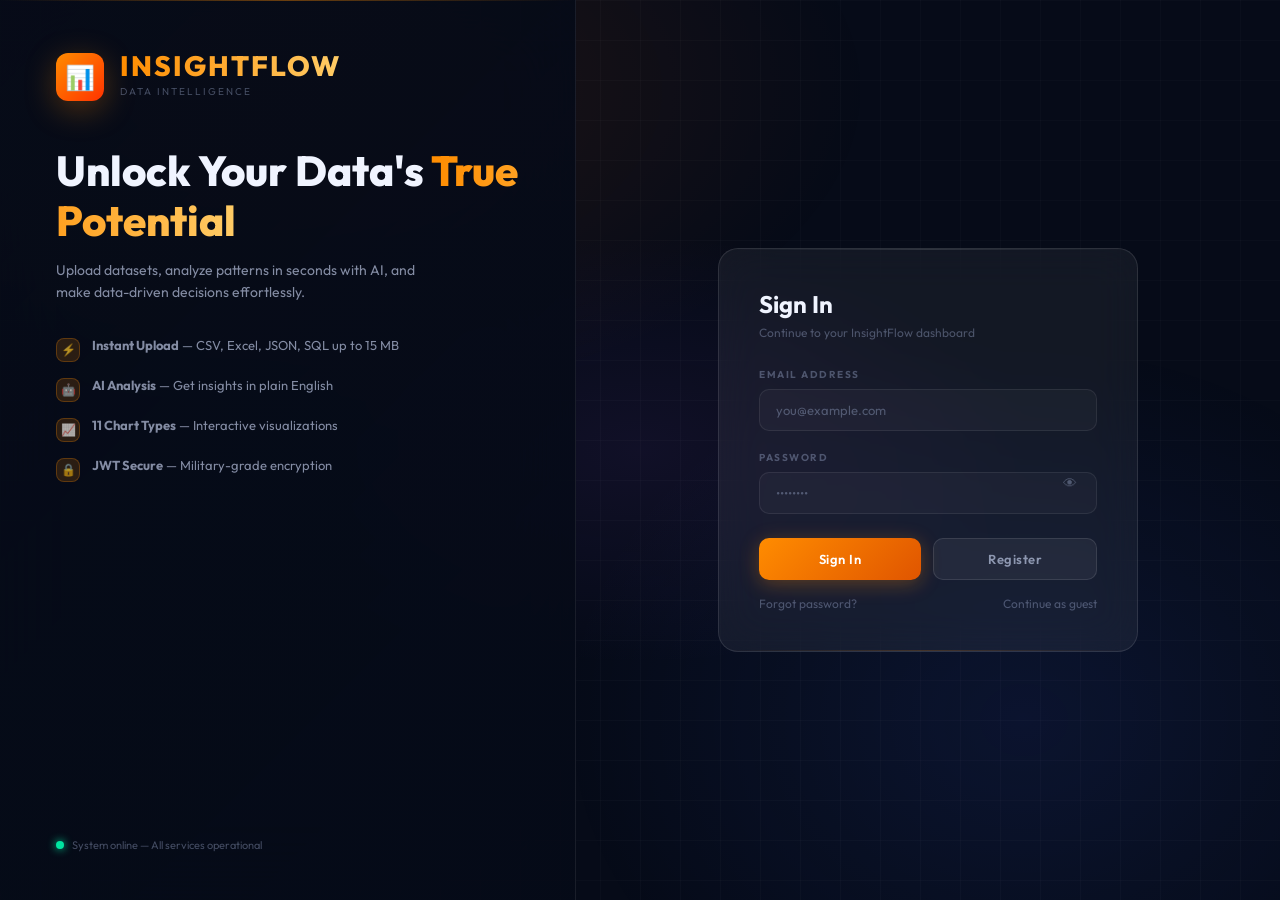
<file: Frontend/chatbot.html>
<!DOCTYPE html>
<html lang="en">
<head>
<script src="auth.js"></script>
<meta charset="UTF-8">
<title>AI Analyst - InsightFlow</title>
<link rel="stylesheet" href="style.css">
<link rel="stylesheet" href="responsive.css">
 <link rel="stylesheet" href="mobile-patch.css">
<meta name="viewport" content="width=device-width, initial-scale=1.0">
</head>
<body class="chatbot-body">

<!-- Top Navigation -->
<div class="topbar">
  <div class="logo">INSIGHTFLOW</div>
  <div class="nav-links">
    <span onclick="window.location.href='dashboard.html'">← Dashboard</span>
    <span onclick="goAccount()">Account</span>
    <span onclick="logout()">Logout</span>
  </div>
</div>

<!-- Chatbot Page -->
<div class="chatbot-page">

  <!-- Header -->
  <div class="chatbot-header">
    <div class="chatbot-header-left">
      <div class="ai-badge">AI</div>
      <div>
        <h1 class="chatbot-title">Data Analyst</h1>
      </div>
    </div>

  </div>

  <!-- Chat Window -->
  <div class="chat-window" id="chatWindow"></div>

  <!-- Input Area -->
  <div class="chatbot-input-area">

    <div class="quick-prompts" id="quickPrompts">
      <button class="quick-btn" onclick="sendQuick('Give me a full summary of this dataset')">📊 Summarize</button>
      <button class="quick-btn" onclick="sendQuick('What patterns or trends do you see in the data?')">🔍 Patterns</button>
      <button class="quick-btn" onclick="sendQuick('Are there any anomalies or outliers I should know about?')">⚠️ Anomalies</button>
      <button class="quick-btn" onclick="sendQuick('What are the top business insights from this data?')">💡 Insights</button>
      <button class="quick-btn" onclick="sendQuick('Which columns have the most missing values and what should I do?')">🧹 Data Quality</button>
      <button class="quick-btn" onclick="sendQuick('What machine learning models would work best for this dataset?')">🤖 ML Ideas</button>
      <button class="quick-btn viz-quick-btn" onclick="window.location.href='visualize.html'">📊 Generate Visualizations</button>
    </div>

    <div class="chat-input-row">
      <input
        type="text"
        id="chatInput"
        class="chat-input"
        placeholder="Ask anything about your data..."
        onkeydown="if(event.key==='Enter' && !event.shiftKey) sendChat()"
        autocomplete="off"
      >
      <button class="send-btn" id="sendBtn" onclick="sendChat()">
        <svg width="20" height="20" viewBox="0 0 24 24" fill="none" stroke="currentColor" stroke-width="2">
          <line x1="22" y1="2" x2="11" y2="13"></line>
          <polygon points="22 2 15 22 11 13 2 9 22 2"></polygon>
        </svg>
      </button>
    </div>

  </div>

</div>

<script src="script.js"></script>
</body>
</html>
</file>
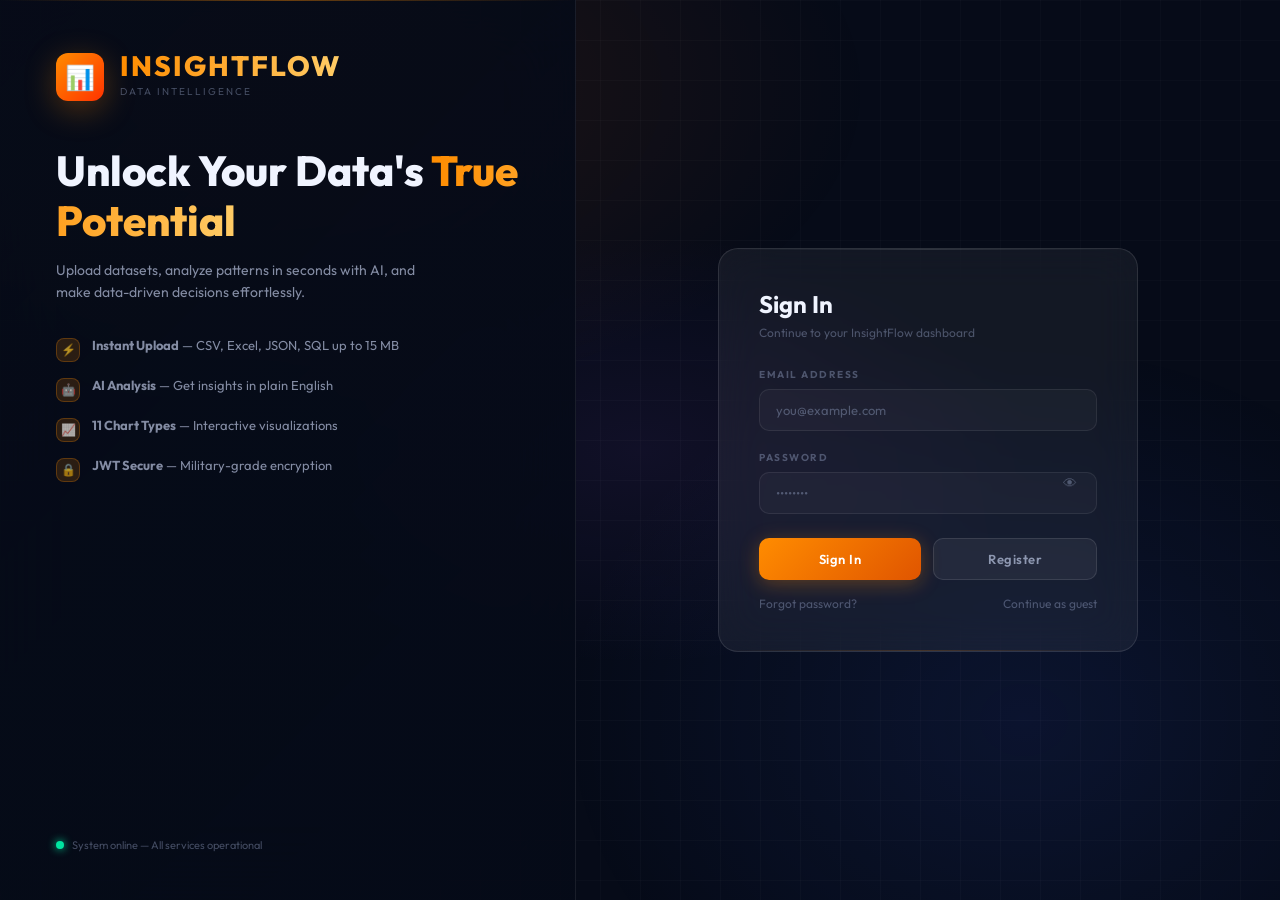
<file: Frontend/login.html>
<!DOCTYPE html>
<html lang="en">
<head>
  <meta charset="UTF-8">
  <meta name="viewport" content="width=device-width, initial-scale=1.0">
  <title>InsightFlow — Login</title>
  <link rel="stylesheet" href="responsive.css">
   <link rel="stylesheet" href="mobile-patch.css">
  <link href="https://fonts.googleapis.com/css2?family=Outfit:wght@300;400;500;600;700;800&family=JetBrains+Mono:wght@400;500&display=swap" rel="stylesheet">
  <style>
:root {
  --accent: #ff8c00;
  --accent-soft: rgba(255, 140, 0, 0.15);
  --accent-glow: rgba(255, 140, 0, 0.35);
  --glass-bg: rgba(255, 255, 255, 0.055);
  --glass-border: rgba(255, 255, 255, 0.11);
  --glass-hover: rgba(255, 255, 255, 0.09);
  --text-1: #f0f4ff;
  --text-2: rgba(200, 210, 240, 0.65);
  --text-3: rgba(160, 175, 210, 0.4);
  --red: #ff4d6d;
  --green: #00e5a0;
  --blue: #4d9fff;
  --purple: #a855f7;
  --font: 'Outfit', sans-serif;
  --mono: 'JetBrains Mono', monospace;
  --r: 14px;
  --r-sm: 10px;
  --r-lg: 20px;
}

* {
  margin: 0;
  padding: 0;
  box-sizing: border-box;
}

html {
  width: 100%;
  min-height: 100%;
}

body {
  width: 100%;
  min-height: 100%;
  font-family: var(--font);
  background: #060b18;
  color: var(--text-1);
  display: flex;
  flex-direction: column;
  position: relative;
  overflow-x: hidden;
  overflow-y: auto;
}

/* ─ BACKGROUND ANIMATION ─ */
body::before {
  content: '';
  position: fixed;
  inset: 0;
  background: 
    radial-gradient(ellipse 80% 60% at 20% 10%, rgba(255, 100, 0, 0.12) 0%, transparent 60%),
    radial-gradient(ellipse 60% 70% at 80% 80%, rgba(59, 100, 255, 0.1) 0%, transparent 60%),
    radial-gradient(ellipse 50% 40% at 50% 50%, rgba(168, 85, 247, 0.07) 0%, transparent 60%);
  pointer-events: none;
  z-index: 0;
  animation: bgShift 15s ease-in-out infinite;
}

@keyframes bgShift {
  0%, 100% { opacity: 1; }
  50% { opacity: 0.8; }
}

body::after {
  content: '';
  position: fixed;
  inset: 0;
  background-image: 
    linear-gradient(rgba(255, 255, 255, 0.02) 1px, transparent 1px),
    linear-gradient(90deg, rgba(255, 255, 255, 0.02) 1px, transparent 1px);
  background-size: 40px 40px;
  pointer-events: none;
  z-index: 0;
}

/* ─ LAYOUT ─ */
.layout {
  position: relative;
  z-index: 1;
  display: flex;
  min-height: 100vh;
  width: 100%;
}

.left-panel {
  flex: 0 0 45%;
  display: flex;
  flex-direction: column;
  justify-content: space-between;
  padding: 48px 56px;
  background: linear-gradient(135deg, rgba(6, 11, 24, 0.95) 0%, rgba(6, 11, 24, 0.85) 100%);
  backdrop-filter: blur(40px);
  border-right: 1px solid rgba(255, 255, 255, 0.08);
  position: relative;
}

.left-panel::before {
  content: '';
  position: absolute;
  top: 0;
  left: 0;
  right: 0;
  height: 1px;
  background: linear-gradient(90deg, transparent, rgba(255, 140, 0, 0.4), transparent);
  pointer-events: none;
}

.right-panel {
  flex: 1;
  display: flex;
  flex-direction: column;
  justify-content: center;
  align-items: center;
  padding: 48px;
  position: relative;
}

.right-panel::-webkit-scrollbar {
  width: 4px;
}

.right-panel::-webkit-scrollbar-thumb {
  background: rgba(255, 140, 0, 0.2);
  border-radius: 4px;
}

/* ─ LOGO & BRANDING ─ */
.logo-section {
  display: flex;
  align-items: center;
  gap: 16px;
  margin-bottom: 12px;
  animation: slideInLeft 0.8s cubic-bezier(0.34, 1.56, 0.64, 1);
}

.logo-icon {
  width: 48px;
  height: 48px;
  border-radius: 12px;
  background: linear-gradient(135deg, #ff8c00, #ff3300);
  display: flex;
  align-items: center;
  justify-content: center;
  font-size: 24px;
  font-weight: 800;
  color: white;
  box-shadow: 0 8px 32px rgba(255, 140, 0, 0.3);
}

.logo-text {
  display: flex;
  flex-direction: column;
}

.logo-text .name {
  font-size: 28px;
  font-weight: 800;
  letter-spacing: 2px;
  background: linear-gradient(90deg, #ff8c00, #ffcc66, #ff8c00);
  background-size: 200%;
  -webkit-background-clip: text;
  -webkit-text-fill-color: transparent;
  background-clip: text;
  animation: logoShimmer 4s linear infinite;
}

.logo-text .tagline {
  font-size: 10px;
  letter-spacing: 2px;
  text-transform: uppercase;
  color: var(--text-3);
  margin-top: 2px;
}

@keyframes logoShimmer {
  0% { background-position: 0%; }
  100% { background-position: 200%; }
}

/* ─ HEADING ─ */
.heading {
  margin-top: 40px;
  animation: slideInLeft 0.8s cubic-bezier(0.34, 1.56, 0.64, 1) 0.1s backwards;
}

.heading h1 {
  font-size: 42px;
  font-weight: 800;
  line-height: 1.2;
  margin-bottom: 12px;
  color: var(--text-1);
}

.heading h1 .accent {
  background: linear-gradient(90deg, var(--accent), #ffcc66);
  -webkit-background-clip: text;
  -webkit-text-fill-color: transparent;
  background-clip: text;
}

.heading p {
  font-size: 14px;
  color: var(--text-2);
  line-height: 1.6;
  max-width: 380px;
}

/* ─ FEATURES ─ */
.features {
  display: flex;
  flex-direction: column;
  gap: 14px;
  margin-top: 32px;
  animation: slideInLeft 0.8s cubic-bezier(0.34, 1.56, 0.64, 1) 0.2s backwards;
}

.feature {
  display: flex;
  align-items: flex-start;
  gap: 12px;
  font-size: 13px;
  color: var(--text-2);
  line-height: 1.5;
}

.feature-icon {
  width: 24px;
  height: 24px;
  flex-shrink: 0;
  border-radius: 8px;
  background: rgba(255, 140, 0, 0.15);
  border: 1px solid rgba(255, 140, 0, 0.25);
  display: flex;
  align-items: center;
  justify-content: center;
  font-size: 12px;
  margin-top: 2px;
}

/* ─ FOOTER LEFT ─ */
.footer-left {
  display: flex;
  align-items: center;
  gap: 8px;
  font-size: 11px;
  color: var(--text-3);
  animation: slideInLeft 0.8s cubic-bezier(0.34, 1.56, 0.64, 1) 0.3s backwards;
}

.status-dot {
  width: 8px;
  height: 8px;
  border-radius: 50%;
  background: var(--green);
  box-shadow: 0 0 8px var(--green);
  animation: pulse 2s infinite;
}

@keyframes pulse {
  0%, 100% { opacity: 1; box-shadow: 0 0 8px var(--green); }
  50% { opacity: 0.3; box-shadow: 0 0 2px var(--green); }
}

/* ─ RIGHT PANEL FORM ─ */
.form-wrapper {
  width: 100%;
  max-width: 420px;
  animation: slideInRight 0.8s cubic-bezier(0.34, 1.56, 0.64, 1);
}

.form-card {
  background: var(--glass-bg);
  backdrop-filter: blur(20px);
  border: 1px solid var(--glass-border);
  border-radius: var(--r-lg);
  padding: 40px;
  position: relative;
  overflow: hidden;
}

.form-card::before {
  content: '';
  position: absolute;
  top: 0;
  left: 0;
  right: 0;
  height: 1px;
  background: linear-gradient(90deg, transparent, rgba(255, 255, 255, 0.12), transparent);
  pointer-events: none;
}

.form-card::after {
  content: '';
  position: absolute;
  bottom: 0;
  left: 0;
  right: 0;
  height: 1px;
  background: linear-gradient(90deg, transparent, rgba(255, 140, 0, 0.2), transparent);
  pointer-events: none;
}

.form-header {
  margin-bottom: 28px;
  animation: fadeIn 0.6s ease-out 0.2s backwards;
}

.form-header h2 {
  font-size: 24px;
  font-weight: 700;
  margin-bottom: 6px;
  color: var(--text-1);
}

.form-header p {
  font-size: 12px;
  color: var(--text-3);
}

.form-group {
  margin-bottom: 20px;
  animation: fadeIn 0.6s ease-out backwards;
}

.form-group:nth-child(1) { animation-delay: 0.25s; }
.form-group:nth-child(2) { animation-delay: 0.3s; }
.form-group:nth-child(3) { animation-delay: 0.35s; }

.form-label {
  display: block;
  font-size: 10px;
  font-weight: 700;
  letter-spacing: 1.5px;
  text-transform: uppercase;
  color: var(--text-3);
  margin-bottom: 8px;
  transition: color 0.3s;
}

.form-group:focus-within .form-label {
  color: var(--accent);
}

.form-input {
  width: 100%;
  padding: 12px 16px;
  background: rgba(255, 255, 255, 0.03);
  border: 1px solid rgba(255, 255, 255, 0.08);
  border-radius: var(--r-sm);
  color: var(--text-1);
  font-size: 13px;
  font-family: var(--font);
  outline: none;
  transition: all 0.3s cubic-bezier(0.34, 1.56, 0.64, 1);
  position: relative;
  z-index: 1;
}

.form-input::placeholder {
  color: var(--text-3);
}

.form-input:focus {
  background: rgba(255, 140, 0, 0.05);
  border-color: rgba(255, 140, 0, 0.4);
  box-shadow: 0 0 16px rgba(255, 140, 0, 0.15);
}

.form-input:focus::placeholder {
  color: var(--text-2);
}

.password-toggle {
  position: absolute;
  right: 12px;
  top: 50%;
  transform: translateY(-50%);
  background: none;
  border: none;
  color: var(--text-3);
  cursor: pointer;
  font-size: 14px;
  padding: 4px 8px;
  transition: color 0.3s;
}

.password-toggle:hover {
  color: var(--accent);
}

.form-group.password-group {
  position: relative;
}

.form-actions {
  display: flex;
  gap: 12px;
  margin-top: 24px;
  animation: fadeIn 0.6s ease-out 0.4s backwards;
}

.btn {
  flex: 1;
  padding: 12px 20px;
  border-radius: var(--r-sm);
  font-size: 13px;
  font-weight: 600;
  letter-spacing: 0.5px;
  cursor: pointer;
  border: none;
  font-family: var(--font);
  transition: all 0.3s cubic-bezier(0.34, 1.56, 0.64, 1);
  outline: none;
  position: relative;
  overflow: hidden;
}

.btn::before {
  content: '';
  position: absolute;
  inset: 0;
  background: rgba(255, 255, 255, 0.1);
  transform: translateX(-100%);
  transition: transform 0.3s;
  z-index: 0;
}

.btn:hover::before {
  transform: translateX(100%);
}

.btn-primary {
  background: linear-gradient(135deg, #ff8c00, #e05500);
  color: white;
  box-shadow: 0 4px 20px rgba(255, 140, 0, 0.3);
}

.btn-primary:hover {
  transform: translateY(-2px);
  box-shadow: 0 8px 32px rgba(255, 140, 0, 0.5);
}

.btn-primary:active {
  transform: translateY(0);
}

.btn-secondary {
  background: var(--glass-bg);
  color: var(--text-2);
  border: 1px solid var(--glass-border);
}

.btn-secondary:hover {
  background: var(--glass-hover);
  color: var(--text-1);
  border-color: rgba(255, 255, 255, 0.16);
}

.btn:disabled {
  opacity: 0.5;
  cursor: not-allowed;
  transform: none !important;
}

/* ─ LINKS ─ */
.form-links {
  display: flex;
  justify-content: space-between;
  align-items: center;
  margin-top: 16px;
  font-size: 12px;
  animation: fadeIn 0.6s ease-out 0.45s backwards;
}

.form-link {
  color: var(--text-3);
  text-decoration: none;
  transition: all 0.3s;
  position: relative;
}

.form-link::after {
  content: '';
  position: absolute;
  bottom: -2px;
  left: 0;
  right: 0;
  height: 1px;
  background: var(--accent);
  transform: scaleX(0);
  transform-origin: right;
  transition: transform 0.3s cubic-bezier(0.34, 1.56, 0.64, 1);
}

.form-link:hover {
  color: var(--accent);
}

.form-link:hover::after {
  transform: scaleX(1);
  transform-origin: left;
}

/* ─ DIVIDER ─ */
.divider {
  display: flex;
  align-items: center;
  gap: 12px;
  margin: 20px 0;
  opacity: 0;
  animation: fadeIn 0.6s ease-out 0.5s forwards;
}

.divider::before,
.divider::after {
  content: '';
  flex: 1;
  height: 1px;
  background: rgba(255, 255, 255, 0.08);
}

.divider span {
  font-size: 11px;
  color: var(--text-3);
  text-transform: uppercase;
  letter-spacing: 1px;
}

/* ─ SOCIAL BUTTONS ─ */
.social-buttons {
  display: flex;
  gap: 10px;
  opacity: 0;
  animation: fadeIn 0.6s ease-out 0.55s forwards;
}

.social-btn {
  flex: 1;
  padding: 11px;
  background: rgba(255, 255, 255, 0.05);
  border: 1px solid rgba(255, 255, 255, 0.08);
  border-radius: var(--r-sm);
  color: var(--text-2);
  cursor: pointer;
  font-size: 16px;
  transition: all 0.3s;
  display: flex;
  align-items: center;
  justify-content: center;
}

.social-btn:hover {
  background: rgba(255, 140, 0, 0.1);
  border-color: rgba(255, 140, 0, 0.25);
  color: var(--accent);
  transform: translateY(-2px);
}

/* ─ TOAST ─ */
.toast {
  position: fixed;
  bottom: 24px;
  right: 24px;
  padding: 14px 20px;
  border-radius: var(--r);
  font-size: 12px;
  font-weight: 600;
  backdrop-filter: blur(20px);
  box-shadow: 0 12px 40px rgba(0, 0, 0, 0.6);
  display: flex;
  align-items: center;
  gap: 10px;
  z-index: 9999;
  transform: translateY(120px);
  opacity: 0;
  transition: all 0.4s cubic-bezier(0.34, 1.56, 0.64, 1);
  pointer-events: none;
}

.toast.show {
  transform: translateY(0);
  opacity: 1;
  pointer-events: auto;
}

.toast.ok {
  background: rgba(0, 229, 160, 0.12);
  border: 1px solid rgba(0, 229, 160, 0.3);
  color: var(--green);
}

.toast.err {
  background: rgba(255, 77, 109, 0.12);
  border: 1px solid rgba(255, 77, 109, 0.3);
  color: var(--red);
}

.toast.info {
  background: rgba(255, 140, 0, 0.12);
  border: 1px solid rgba(255, 140, 0, 0.3);
  color: var(--accent);
}

/* ─ LOADING STATE ─ */
.spinner {
  width: 20px;
  height: 20px;
  border: 2.5px solid rgba(255, 255, 255, 0.1);
  border-top-color: var(--accent);
  border-radius: 50%;
  animation: spin 0.8s linear infinite;
}

@keyframes spin {
  to { transform: rotate(360deg); }
}

/* ─ ANIMATIONS ─ */
@keyframes slideInLeft {
  from {
    opacity: 0;
    transform: translateX(-40px);
  }
  to {
    opacity: 1;
    transform: translateX(0);
  }
}

@keyframes slideInRight {
  from {
    opacity: 0;
    transform: translateX(40px);
  }
  to {
    opacity: 1;
    transform: translateX(0);
  }
}

@keyframes fadeIn {
  from {
    opacity: 0;
    transform: translateY(8px);
  }
  to {
    opacity: 1;
    transform: translateY(0);
  }
}

/* ─ RESPONSIVE ─ */
@media (max-width: 1024px) {
  .left-panel {
    flex: 0 0 50%;
    padding: 40px 36px;
  }
  
  .right-panel {
    padding: 32px;
  }
  
  .form-wrapper {
    max-width: 100%;
  }
}

/* ── TABLET & MOBILE ≤ 768px ── */
@media (max-width: 768px) {
  html, body {
    height: auto;
    min-height: 100%;
    overflow-x: hidden;
    overflow-y: auto;
  }

  .layout {
    flex-direction: column;
    min-height: 100svh;
    min-height: 100vh;
  }

  /* Left panel: compact header strip */
  .left-panel {
    flex: 0 0 auto;
    padding: 28px 22px 24px;
    border-right: none;
    border-bottom: 1px solid rgba(255, 255, 255, 0.08);
    justify-content: flex-start;
    gap: 0;
  }

  .heading {
    margin-top: 16px;
  }

  .heading h1 {
    font-size: 26px;
    line-height: 1.25;
  }

  .heading p {
    font-size: 13px;
    margin-top: 8px;
    max-width: 100%;
  }

  /* Show features on tablet, hide on phone (below 480) */
  .features {
    margin-top: 20px;
    gap: 10px;
  }

  .footer-left {
    margin-top: 20px;
  }

  /* Right panel: fills remaining space, centered */
  .right-panel {
    flex: 1;
    padding: 28px 20px 40px;
    justify-content: flex-start;
    align-items: stretch;
    overflow: visible;
  }

  .form-wrapper {
    max-width: 100%;
    width: 100%;
  }

  .form-card {
    padding: 28px 22px;
  }

  .form-header {
    margin-bottom: 22px;
  }

  .form-header h2 {
    font-size: 22px;
  }
}

/* ── PHONE ≤ 480px ── */
@media (max-width: 480px) {
  html, body {
    height: auto;
    min-height: 100%;
    overflow-x: hidden;
    overflow-y: auto;
  }

  .layout {
    flex-direction: column;
    min-height: 100svh;
  }

  /* Very compact left panel — just logo + tagline + status */
  .left-panel {
    padding: 20px 16px 18px;
    flex-direction: row;
    align-items: center;
    justify-content: space-between;
    gap: 12px;
    border-bottom: 1px solid rgba(255,140,0,0.15);
    background: rgba(6,11,24,0.98);
  }

  /* Hide heading, features, footer-left inside left panel on small phones */
  .left-panel .heading,
  .left-panel .features,
  .left-panel .footer-left {
    display: none;
  }

  /* Logo stays visible */
  .logo-section {
    margin-bottom: 0;
    animation: none;
    flex-shrink: 0;
  }

  .logo-icon {
    width: 38px;
    height: 38px;
    font-size: 18px;
    border-radius: 10px;
  }

  .logo-text .name {
    font-size: 18px;
    letter-spacing: 1.5px;
  }

  .logo-text .tagline {
    font-size: 9px;
    letter-spacing: 1.5px;
  }

  /* Status badge on the right side of topbar */
  .left-panel .footer-left {
    display: flex !important;
    margin-top: 0 !important;
    font-size: 10px;
    animation: none;
    flex-shrink: 0;
  }

  .status-dot {
    width: 6px;
    height: 6px;
  }

  /* Right panel — main content area */
  .right-panel {
    flex: 1;
    padding: 24px 16px 48px;
    justify-content: flex-start;
    align-items: stretch;
    overflow: visible;
  }

  .form-wrapper {
    max-width: 100%;
    width: 100%;
    animation: none;
  }

  .form-card {
    padding: 24px 18px 28px;
    border-radius: var(--r);
  }

  .form-header {
    margin-bottom: 20px;
  }

  .form-header h2 {
    font-size: 20px;
  }

  .form-header p {
    font-size: 11.5px;
  }

  .form-group {
    margin-bottom: 16px;
    animation: none;
  }

  .form-label {
    font-size: 9.5px;
    letter-spacing: 1.2px;
    margin-bottom: 7px;
  }

  /* Prevent iOS auto-zoom on inputs */
  .form-input {
    font-size: 16px;
    padding: 13px 14px;
    border-radius: 9px;
  }

  .password-toggle {
    right: 10px;
    font-size: 13px;
  }

  .form-actions {
    flex-direction: column;
    gap: 10px;
    margin-top: 20px;
  }

  .btn {
    padding: 14px 16px;
    font-size: 14px;
    min-height: 50px;
    border-radius: 10px;
  }

  .form-links {
    margin-top: 14px;
    font-size: 11.5px;
    flex-direction: column;
    align-items: center;
    gap: 10px;
  }

  .divider {
    margin: 16px 0;
  }

  .social-btn {
    min-height: 46px;
  }

  /* Toast — bottom center on mobile */
  .toast {
    bottom: 16px;
    right: 16px;
    left: 16px;
    right: 16px;
    font-size: 12px;
    padding: 13px 16px;
    border-radius: 10px;
  }
}

/* ── VERY SMALL ≤ 360px ── */
@media (max-width: 360px) {
  .right-panel {
    padding: 20px 12px 40px;
  }

  .form-card {
    padding: 20px 14px 24px;
  }

  .logo-text .name {
    font-size: 16px;
  }

  .btn {
    padding: 13px 12px;
    font-size: 13px;
  }
}
  </style>
</head>
<body>

<div class="layout">
  
  <!-- LEFT PANEL -->
  <div class="left-panel">
    <div>
      <div class="logo-section">
        <div class="logo-icon">📊</div>
        <div class="logo-text">
          <div class="name">INSIGHTFLOW</div>
          <div class="tagline">Data Intelligence</div>
        </div>
      </div>

      <div class="heading">
        <h1>Unlock Your Data's <span class="accent">True Potential</span></h1>
        <p>Upload datasets, analyze patterns in seconds with AI, and make data-driven decisions effortlessly.</p>
      </div>

      <div class="features">
        <div class="feature">
          <div class="feature-icon">⚡</div>
          <span><strong>Instant Upload</strong> — CSV, Excel, JSON, SQL up to 15 MB</span>
        </div>
        <div class="feature">
          <div class="feature-icon">🤖</div>
          <span><strong>AI Analysis</strong> — Get insights in plain English</span>
        </div>
        <div class="feature">
          <div class="feature-icon">📈</div>
          <span><strong>11 Chart Types</strong> — Interactive visualizations</span>
        </div>
        <div class="feature">
          <div class="feature-icon">🔒</div>
          <span><strong>JWT Secure</strong> — Military-grade encryption</span>
        </div>
      </div>
    </div>

    <div class="footer-left">
      <div class="status-dot"></div>
      <span>System online — All services operational</span>
    </div>
  </div>

  <!-- RIGHT PANEL -->
  <div class="right-panel">
    <div class="form-wrapper">
      <div class="form-card">
        <div class="form-header">
          <h2 id="formTitle">Sign In</h2>
          <p id="formSubtitle">Continue to your InsightFlow dashboard</p>
        </div>

        <!-- LOGIN FORM -->
        <form id="loginForm" onsubmit="handleLogin(event)">
          <div class="form-group">
            <label class="form-label">Email Address</label>
            <input 
              class="form-input" 
              id="loginEmail" 
              type="email" 
              placeholder="you@example.com" 
              required
              autocomplete="email"
            >
          </div>

          <div class="form-group password-group">
            <label class="form-label">Password</label>
            <input 
              class="form-input" 
              id="loginPassword" 
              type="password" 
              placeholder="••••••••" 
              required
              autocomplete="current-password"
            >
            <button type="button" class="password-toggle" onclick="togglePasswordVisibility()">👁</button>
          </div>

          <div class="form-actions">
            <button type="submit" class="btn btn-primary" id="loginBtn">
              <span id="loginBtnText">Sign In</span>
            </button>
            <button type="button" class="btn btn-secondary" onclick="switchToRegister()">Register</button>
          </div>
        </form>

        <!-- REGISTER FORM (hidden) -->
        <form id="registerForm" onsubmit="handleRegister(event)" style="display:none">
          <div class="form-group">
            <label class="form-label">Full Name</label>
            <input 
              class="form-input" 
              id="regName" 
              type="text" 
              placeholder="John Doe" 
              required
              autocomplete="name"
            >
          </div>

          <div class="form-group">
            <label class="form-label">Email Address</label>
            <input 
              class="form-input" 
              id="regEmail" 
              type="email" 
              placeholder="you@example.com" 
              required
              autocomplete="email"
            >
          </div>

          <div class="form-group password-group">
            <label class="form-label">Password</label>
            <input 
              class="form-input" 
              id="regPassword" 
              type="password" 
              placeholder="••••••••" 
              required
              autocomplete="new-password"
            >
            <button type="button" class="password-toggle" onclick="togglePasswordVisibilityReg()">👁</button>
          </div>

          <div class="form-group">
            <label class="form-label" style="font-size:9px;color:var(--text-3)">Password must have: 8+ chars, uppercase, number</label>
          </div>

          <div class="form-actions">
            <button type="submit" class="btn btn-primary" id="regBtn">
              <span id="regBtnText">Create Account</span>
            </button>
            <button type="button" class="btn btn-secondary" onclick="switchToLogin()">Back</button>
          </div>
        </form>

        <div class="form-links" id="formLinks">
          <a href="#" class="form-link" onclick="switchToForgot(event)">Forgot password?</a>
          <a href="dashboard.html" class="form-link">Continue as guest</a>
        </div>
      </div>
    </div>
  </div>

</div>

<!-- TOAST NOTIFICATION -->
<div class="toast" id="toast">
  <span id="toastIco">ℹ</span>
  <span id="toastMsg">Message</span>
</div>

<script>
const API = 'http://127.0.0.1:5000'

// ─ TOAST ─
let toastTimer = null
function toast(msg, type = 'info') {
  const el = document.getElementById('toast')
  document.getElementById('toastIco').textContent = 
    type === 'ok' ? '✓' : type === 'err' ? '✕' : 'ℹ'
  document.getElementById('toastMsg').textContent = msg
  el.className = 'toast ' + type + ' show'
  
  if (toastTimer) clearTimeout(toastTimer)
  toastTimer = setTimeout(() => {
    el.classList.remove('show')
  }, 4000)
}

// ─ PASSWORD VISIBILITY ─
function togglePasswordVisibility() {
  const input = document.getElementById('loginPassword')
  const btn = event.target
  if (input.type === 'password') {
    input.type = 'text'
    btn.textContent = '🙈'
  } else {
    input.type = 'password'
    btn.textContent = '👁'
  }
}

function togglePasswordVisibilityReg() {
  const input = document.getElementById('regPassword')
  const btn = event.target
  if (input.type === 'password') {
    input.type = 'text'
    btn.textContent = '🙈'
  } else {
    input.type = 'password'
    btn.textContent = '👁'
  }
}

// ─ FORM SWITCHING ─
function switchToRegister() {
  document.getElementById('loginForm').style.display = 'none'
  document.getElementById('registerForm').style.display = 'block'
  document.getElementById('formTitle').textContent = 'Create Account'
  document.getElementById('formSubtitle').textContent = 'Join InsightFlow and start analyzing'
  document.getElementById('formLinks').style.display = 'none'
}

function switchToLogin() {
  document.getElementById('registerForm').style.display = 'none'
  document.getElementById('loginForm').style.display = 'block'
  document.getElementById('formTitle').textContent = 'Sign In'
  document.getElementById('formSubtitle').textContent = 'Continue to your InsightFlow dashboard'
  document.getElementById('formLinks').style.display = 'flex'
}

function switchToForgot(e) {
  e.preventDefault()
  const email = document.getElementById('loginEmail').value
  if (!email) {
    toast('Enter your email first', 'err')
    return
  }
  const resetUrl = email ? `reset-password.html?email=${encodeURIComponent(email)}` : 'reset-password.html'
  window.location.href = resetUrl
}

// ─ LOGIN ─
async function handleLogin(e) {
  e.preventDefault()
  const email = document.getElementById('loginEmail').value.trim().toLowerCase()
  const password = document.getElementById('loginPassword').value
  const btn = document.getElementById('loginBtn')
  const btnText = document.getElementById('loginBtnText')

  if (!email || !password) {
    toast('Please fill in all fields', 'err')
    return
  }

  btn.disabled = true
  btnText.innerHTML = '<div class="spinner"></div>'

  try {
    const response = await fetch(`${API}/login`, {
      method: 'POST',
      headers: { 'Content-Type': 'application/json' },
      body: JSON.stringify({ email, password })
    })

    const data = await response.json()

    // Maintenance mode check
    if (response.status === 503 || data.maintenance) {
      toast('🔧 System is under maintenance. Please try again later.', 'err')
      btn.disabled = false
      btnText.textContent = 'Sign In'
      return
    }

    if (data.status === 'success') {
      localStorage.setItem('insightflow_jwt', data.token)
      toast('✓ Welcome back, ' + (data.name || 'user') + '!', 'ok')

      setTimeout(() => {
        try {
          const payload = JSON.parse(atob(data.token.split('.')[1].replace(/-/g,'+').replace(/_/g,'/')))
          if (payload.role === 'admin') {
            window.location.href = 'admin.html'
          } else {
            window.location.href = 'dashboard.html'
          }
        } catch(e) {
          window.location.href = 'dashboard.html'
        }
      }, 1200)

    } else {
      toast(data.message || 'Login failed', 'err')
      btn.disabled = false
      btnText.textContent = 'Sign In'
    }

  } catch (error) {
    console.error('Login error:', error)
    toast('Network error — check Flask is running', 'err')
    btn.disabled = false
    btnText.textContent = 'Sign In'
  }
}

// ─ REGISTER ─
async function handleRegister(e) {
  e.preventDefault()
  const name = document.getElementById('regName').value.trim()
  const email = document.getElementById('regEmail').value.trim().toLowerCase()
  const password = document.getElementById('regPassword').value
  const btn = document.getElementById('regBtn')
  const btnText = document.getElementById('regBtnText')

  if (!name || !email || !password) {
    toast('Please fill in all fields', 'err')
    return
  }

  if (password.length < 8) {
    toast('Password must be at least 8 characters', 'err')
    return
  }

  if (!/[A-Z]/.test(password)) {
    toast('Password must include an uppercase letter', 'err')
    return
  }

  if (!/[0-9]/.test(password)) {
    toast('Password must include a number', 'err')
    return
  }

  btn.disabled = true
  btnText.innerHTML = '<div class="spinner"></div>'

  try {
    const response = await fetch(`${API}/register`, {
      method: 'POST',
      headers: { 'Content-Type': 'application/json' },
      body: JSON.stringify({ name, email, password })
    })

    const data = await response.json()

    if (data.status === 'success') {
      toast('✓ Account created! Signing you in...', 'ok')
      
      // Auto login
      setTimeout(() => {
        handleLogin(new Event('submit', { target: document.getElementById('loginForm') }))
        document.getElementById('loginEmail').value = email
        document.getElementById('loginPassword').value = password
        document.getElementById('loginForm').dispatchEvent(new Event('submit'))
      }, 800)
    } else {
      toast(data.message || 'Registration failed', 'err')
      btn.disabled = false
      btnText.textContent = 'Create Account'
    }
  } catch (error) {
    console.error('Register error:', error)
    toast('Network error — check Flask is running', 'err')
    btn.disabled = false
    btnText.textContent = 'Create Account'
  }
}

// ─ INIT ─
window.addEventListener('DOMContentLoaded', () => {
  const token = localStorage.getItem('insightflow_jwt')
  if (token) {
    window.location.href = 'dashboard.html'
  }
})
</script>

</body>
</html>
</file>
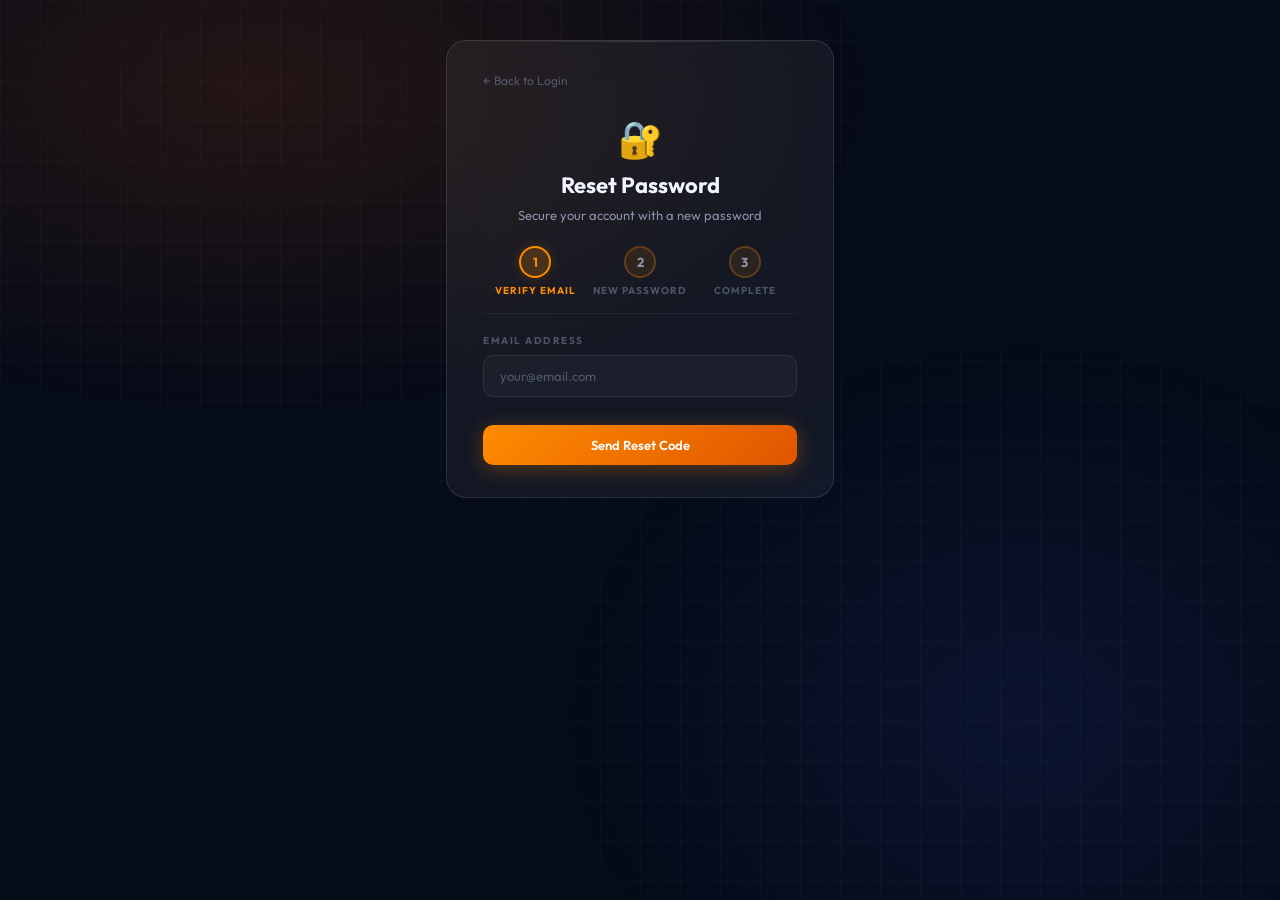
<file: Frontend/reset-password.html>
<!DOCTYPE html>
<html lang="en">
<head>
  <meta charset="UTF-8">
  <meta name="viewport" content="width=device-width, initial-scale=1.0">
  <title>Reset Password — InsightFlow</title>
  <link rel="stylesheet" href="responsive.css">
   <link rel="stylesheet" href="mobile-patch.css">
  <link href="https://fonts.googleapis.com/css2?family=Outfit:wght@300;400;500;600;700;800&family=JetBrains+Mono:wght@400;500&display=swap" rel="stylesheet">
  <style>
:root {
  --accent: #ff8c00;
  --glass-bg: rgba(255, 255, 255, 0.055);
  --glass-border: rgba(255, 255, 255, 0.11);
  --text-1: #f0f4ff;
  --text-2: rgba(200, 210, 240, 0.65);
  --text-3: rgba(160, 175, 210, 0.4);
  --red: #ff4d6d;
  --green: #00e5a0;
  --font: 'Outfit', sans-serif;
  --mono: 'JetBrains Mono', monospace;
  --r: 14px;
  --r-sm: 10px;
  --r-lg: 20px;
}

* { margin: 0; padding: 0; box-sizing: border-box; }

html, body { width: 100%; min-height: 100%; }

body {
  font-family: var(--font);
  background: #060b18;
  color: var(--text-1);
  display: flex;
  align-items: center;
  justify-content: center;
  position: relative;
  overflow-x: hidden;
  overflow-y: auto;
  padding: 24px 0;
}

body::before {
  content: '';
  position: fixed;
  inset: 0;
  background: 
    radial-gradient(ellipse 80% 60% at 20% 10%, rgba(255, 100, 0, 0.12) 0%, transparent 60%),
    radial-gradient(ellipse 60% 70% at 80% 80%, rgba(59, 100, 255, 0.1) 0%, transparent 60%);
  pointer-events: none;
  z-index: 0;
}

body::after {
  content: '';
  position: fixed;
  inset: 0;
  background-image: 
    linear-gradient(rgba(255, 255, 255, 0.02) 1px, transparent 1px),
    linear-gradient(90deg, rgba(255, 255, 255, 0.02) 1px, transparent 1px);
  background-size: 40px 40px;
  pointer-events: none;
  z-index: 0;
}

.container {
  position: relative;
  z-index: 1;
  width: 100%;
  max-width: 420px;
  padding: 16px;
  animation: slideInUp 0.8s cubic-bezier(0.34, 1.56, 0.64, 1);
  margin: auto;
}

.card {
  background: var(--glass-bg);
  backdrop-filter: blur(20px);
  border: 1px solid var(--glass-border);
  border-radius: var(--r-lg);
  padding: 32px 36px;
  position: relative;
  overflow: hidden;
}

.card::before {
  content: '';
  position: absolute;
  top: 0;
  left: 0;
  right: 0;
  height: 1px;
  background: linear-gradient(90deg, transparent, rgba(255, 255, 255, 0.12), transparent);
}

.back-btn {
  display: flex;
  align-items: center;
  gap: 6px;
  color: var(--text-3);
  text-decoration: none;
  font-size: 12px;
  margin-bottom: 28px;
  cursor: pointer;
  transition: all 0.3s;
  background: none;
  border: none;
  font-family: var(--font);
}

.back-btn:hover {
  color: var(--accent);
  gap: 10px;
}

.header {
  margin-bottom: 20px;
  text-align: center;
  animation: fadeIn 0.6s ease-out 0.15s backwards;
}

.header .icon {
  font-size: 36px;
  margin-bottom: 10px;
  display: block;
}

.header h1 {
  font-size: 22px;
  font-weight: 700;
  margin-bottom: 6px;
}
.header p {
  font-size: 13px;
  color: var(--text-2);
  line-height: 1.6;
}

.step-indicator {
  display: flex;
  justify-content: space-between;
  margin-bottom: 20px;
  padding-bottom: 16px;
  border-bottom: 1px solid rgba(255, 255, 255, 0.05);
}

.step {
  display: flex;
  flex-direction: column;
  align-items: center;
  gap: 6px;
  flex: 1;
  animation: fadeIn 0.6s ease-out backwards;
}

.step:nth-child(1) { animation-delay: 0.2s; }
.step:nth-child(2) { animation-delay: 0.25s; }
.step:nth-child(3) { animation-delay: 0.3s; }

.step-num {
  width: 32px;
  height: 32px;
  border-radius: 50%;
  background: rgba(255, 140, 0, 0.1);
  border: 2px solid rgba(255, 140, 0, 0.25);
  display: flex;
  align-items: center;
  justify-content: center;
  font-size: 13px;
  font-weight: 700;
  color: var(--text-2);
  transition: all 0.3s;
}

.step.active .step-num {
  background: rgba(255, 140, 0, 0.2);
  border-color: var(--accent);
  color: var(--accent);
  box-shadow: 0 0 12px rgba(255, 140, 0, 0.2);
}

.step.done .step-num {
  background: rgba(0, 229, 160, 0.15);
  border-color: var(--green);
  color: var(--green);
}

.step-label {
  font-size: 10px;
  font-weight: 700;
  text-transform: uppercase;
  letter-spacing: 1px;
  color: var(--text-3);
  text-align: center;
}

.step.active .step-label {
  color: var(--accent);
}

.step.done .step-label {
  color: var(--green);
}

.form-section {
  display: none;
  animation: fadeIn 0.4s ease-out;
}

.form-section.active {
  display: block;
}

.form-group {
  margin-bottom: 20px;
  animation: fadeIn 0.5s ease-out backwards;
}

.form-label {
  display: block;
  font-size: 10px;
  font-weight: 700;
  letter-spacing: 1.5px;
  text-transform: uppercase;
  color: var(--text-3);
  margin-bottom: 8px;
}

.form-input {
  width: 100%;
  padding: 12px 16px;
  background: rgba(255, 255, 255, 0.03);
  border: 1px solid rgba(255, 255, 255, 0.08);
  border-radius: var(--r-sm);
  color: var(--text-1);
  font-size: 13px;
  font-family: var(--font);
  outline: none;
  transition: all 0.3s cubic-bezier(0.34, 1.56, 0.64, 1);
}

.form-input::placeholder {
  color: var(--text-3);
}

.form-input:focus {
  background: rgba(255, 140, 0, 0.05);
  border-color: rgba(255, 140, 0, 0.4);
  box-shadow: 0 0 16px rgba(255, 140, 0, 0.15);
}

.password-requirements {
  font-size: 11px;
  color: var(--text-3);
  margin-top: 12px;
  padding: 12px;
  background: rgba(255, 140, 0, 0.05);
  border-radius: 8px;
  border-left: 3px solid rgba(255, 140, 0, 0.25);
}

.requirement {
  display: flex;
  align-items: center;
  gap: 8px;
  margin-bottom: 5px;
}

.requirement:last-child {
  margin-bottom: 0;
}

.requirement-check {
  width: 14px;
  height: 14px;
  border-radius: 3px;
  border: 1px solid rgba(255, 140, 0, 0.3);
  display: flex;
  align-items: center;
  justify-content: center;
  font-size: 9px;
  flex-shrink: 0;
}

.requirement.met .requirement-check {
  background: rgba(0, 229, 160, 0.2);
  border-color: var(--green);
  color: var(--green);
}

.form-actions {
  display: flex;
  gap: 12px;
  margin-top: 28px;
}

.btn {
  flex: 1;
  padding: 12px 20px;
  border-radius: var(--r-sm);
  font-size: 13px;
  font-weight: 600;
  cursor: pointer;
  border: none;
  font-family: var(--font);
  transition: all 0.3s cubic-bezier(0.34, 1.56, 0.64, 1);
  outline: none;
  position: relative;
  overflow: hidden;
  animation: fadeIn 0.5s ease-out 0.35s backwards;
}

.btn::before {
  content: '';
  position: absolute;
  inset: 0;
  background: rgba(255, 255, 255, 0.1);
  transform: translateX(-100%);
  transition: transform 0.3s;
  z-index: 0;
}

.btn:hover::before {
  transform: translateX(100%);
}

.btn-primary {
  background: linear-gradient(135deg, #ff8c00, #e05500);
  color: white;
  box-shadow: 0 4px 20px rgba(255, 140, 0, 0.3);
}

.btn-primary:hover:not(:disabled) {
  transform: translateY(-2px);
  box-shadow: 0 8px 32px rgba(255, 140, 0, 0.5);
}

.btn-secondary {
  background: var(--glass-bg);
  color: var(--text-2);
  border: 1px solid var(--glass-border);
}

.btn-secondary:hover:not(:disabled) {
  background: rgba(255, 255, 255, 0.08);
  color: var(--text-1);
}

.btn:disabled {
  opacity: 0.5;
  cursor: not-allowed;
}

.success-message {
  display: none;
  text-align: center;
  padding: 24px;
  background: rgba(0, 229, 160, 0.08);
  border: 1px solid rgba(0, 229, 160, 0.2);
  border-radius: 12px;
  animation: slideUp 0.6s cubic-bezier(0.34, 1.56, 0.64, 1);
}

.success-message.show {
  display: block;
}

.success-icon {
  font-size: 48px;
  margin-bottom: 12px;
}

.success-message h3 {
  font-size: 18px;
  margin-bottom: 8px;
  color: var(--green);
}

.success-message p {
  font-size: 13px;
  color: var(--text-2);
  line-height: 1.6;
  margin-bottom: 16px;
}

.toast {
  position: fixed;
  bottom: 24px;
  right: 24px;
  padding: 14px 20px;
  border-radius: var(--r);
  font-size: 12px;
  font-weight: 600;
  backdrop-filter: blur(20px);
  box-shadow: 0 12px 40px rgba(0, 0, 0, 0.6);
  display: flex;
  align-items: center;
  gap: 10px;
  z-index: 9999;
  transform: translateY(120px);
  opacity: 0;
  transition: all 0.4s cubic-bezier(0.34, 1.56, 0.64, 1);
}

.toast.show {
  transform: translateY(0);
  opacity: 1;
}

.toast.ok {
  background: rgba(0, 229, 160, 0.12);
  border: 1px solid rgba(0, 229, 160, 0.3);
  color: var(--green);
}

.toast.err {
  background: rgba(255, 77, 109, 0.12);
  border: 1px solid rgba(255, 77, 109, 0.3);
  color: var(--red);
}

.spinner {
  width: 16px;
  height: 16px;
  border: 2px solid rgba(255, 255, 255, 0.1);
  border-top-color: var(--accent);
  border-radius: 50%;
  animation: spin 0.8s linear infinite;
}

@keyframes spin { to { transform: rotate(360deg); } }
@keyframes slideInUp {
  from { opacity: 0; transform: translateY(40px); }
  to { opacity: 1; transform: translateY(0); }
}
@keyframes slideUp {
  from { opacity: 0; transform: translateY(20px); }
  to { opacity: 1; transform: translateY(0); }
}
@keyframes fadeIn {
  from { opacity: 0; transform: translateY(8px); }
  to { opacity: 1; transform: translateY(0); }
}

@media (max-width: 640px) {
  .container { padding: 16px; }
  .card { padding: 32px 24px; }
  .header h1 { font-size: 24px; }
  .step-indicator { margin-bottom: 24px; }
}
  </style>
</head>
<body>

<div class="container">
  <div class="card">
    <button class="back-btn" onclick="goBack()">
      ← Back to Login
    </button>

    <div class="header">
      <span class="icon">🔐</span>
      <h1>Reset Password</h1>
      <p>Secure your account with a new password</p>
    </div>

    <!-- STEP INDICATOR -->
    <div class="step-indicator">
      <div class="step active" id="step1">
        <div class="step-num">1</div>
        <div class="step-label">Verify Email</div>
      </div>
      <div class="step" id="step2">
        <div class="step-num">2</div>
        <div class="step-label">New Password</div>
      </div>
      <div class="step" id="step3">
        <div class="step-num">3</div>
        <div class="step-label">Complete</div>
      </div>
    </div>

    <!-- SECTION 1: VERIFY EMAIL -->
    <div class="form-section active" id="section1">
      <form onsubmit="verifyEmail(event)">
        <div class="form-group" style="animation-delay:0.35s">
          <label class="form-label">Email Address</label>
          <input 
            class="form-input" 
            id="resetEmail" 
            type="email" 
            placeholder="your@email.com" 
            required
          >
        </div>
        <div class="form-actions">
          <button type="submit" class="btn btn-primary">
            <span id="verifyBtn">Send Reset Code</span>
          </button>
        </div>
      </form>
    </div>

    <!-- SECTION 2: SET NEW PASSWORD -->
    <div class="form-section" id="section2">
      <form onsubmit="resetPassword(event)">
        <div class="form-group" style="animation-delay:0.35s">
          <label class="form-label">New Password</label>
          <input 
            class="form-input" 
            id="newPassword" 
            type="password" 
            placeholder="••••••••" 
            required
            oninput="checkPasswordStrength()"
          >
        </div>

        <div class="password-requirements">
          <div class="requirement" id="req-length">
            <div class="requirement-check">○</div>
            <span>At least 8 characters</span>
          </div>
          <div class="requirement" id="req-upper">
            <div class="requirement-check">○</div>
            <span>One uppercase letter (A-Z)</span>
          </div>
          <div class="requirement" id="req-number">
            <div class="requirement-check">○</div>
            <span>One number (0-9)</span>
          </div>
        </div>

        <div class="form-group" style="margin-top:20px;animation-delay:0.4s">
          <label class="form-label">Confirm Password</label>
          <input 
            class="form-input" 
            id="confirmPassword" 
            type="password" 
            placeholder="••••••••" 
            required
          >
        </div>

        <div class="form-actions">
          <button type="button" class="btn btn-secondary" onclick="backToVerify()">Back</button>
          <button type="submit" class="btn btn-primary">
            <span id="resetBtn">Reset Password</span>
          </button>
        </div>
      </form>
    </div>

    <!-- SECTION 3: SUCCESS -->
    <div class="success-message" id="section3">
      <div class="success-icon">✓</div>
      <h3>Password Reset Successfully!</h3>
      <p>Your password has been updated. You can now sign in with your new password.</p>
      <div class="form-actions">
        <a href="login.html" class="btn btn-primary" style="text-decoration:none;text-align:center">
          Go to Login
        </a>
      </div>
    </div>
  </div>
</div>

<!-- TOAST -->
<div class="toast" id="toast">
  <span id="toastIco">ℹ</span>
  <span id="toastMsg">Message</span>
</div>

<script>
const API = 'http://127.0.0.1:5000'
let toastTimer = null

function toast(msg, type = 'info') {
  const el = document.getElementById('toast')
  document.getElementById('toastIco').textContent = 
    type === 'ok' ? '✓' : type === 'err' ? '✕' : 'ℹ'
  document.getElementById('toastMsg').textContent = msg
  el.className = 'toast ' + type + ' show'
  if (toastTimer) clearTimeout(toastTimer)
  toastTimer = setTimeout(() => el.classList.remove('show'), 4000)
}

function goBack() {
  window.location.href = 'login.html'
}

function updateStep(step) {
  document.querySelectorAll('.step').forEach((s, i) => {
    s.classList.remove('active', 'done')
    if (i < step) s.classList.add('done')
    if (i === step) s.classList.add('active')
  })
}

function showSection(num) {
  document.querySelectorAll('.form-section').forEach(s => s.classList.remove('active'))
  document.getElementById('section' + num).classList.add('active')
  updateStep(num - 1)
}

async function verifyEmail(e) {
  e.preventDefault()
  const email = document.getElementById('resetEmail').value.trim().toLowerCase()
  const btn = document.getElementById('verifyBtn')
  const btnHTML = btn.innerHTML
  
  btn.innerHTML = '<div class="spinner"></div>'
  btn.parentElement.disabled = true

  try {
    const response = await fetch(`${API}/forgot-password`, {
      method: 'POST',
      headers: { 'Content-Type': 'application/json' },
      body: JSON.stringify({ email })
    })

    const data = await response.json()

    if (data.status === 'success') {
      toast('✓ Verification code sent to ' + email, 'ok')
      setTimeout(() => {
        document.getElementById('resetEmail').value = email
        showSection(2)
      }, 800)
    } else {
      toast(data.message || 'Email not found', 'err')
      btn.innerHTML = btnHTML
      btn.parentElement.disabled = false
    }
  } catch (error) {
    console.error('Verify error:', error)
    toast('Network error', 'err')
    btn.innerHTML = btnHTML
    btn.parentElement.disabled = false
  }
}

function checkPasswordStrength() {
  const pwd = document.getElementById('newPassword').value
  
  const checks = {
    'req-length': pwd.length >= 8,
    'req-upper': /[A-Z]/.test(pwd),
    'req-number': /[0-9]/.test(pwd)
  }

  Object.entries(checks).forEach(([id, met]) => {
    const el = document.getElementById(id)
    if (met) {
      el.classList.add('met')
      el.querySelector('.requirement-check').textContent = '✓'
    } else {
      el.classList.remove('met')
      el.querySelector('.requirement-check').textContent = '○'
    }
  })
}

async function resetPassword(e) {
  e.preventDefault()
  const email = document.getElementById('resetEmail').value
  const newPassword = document.getElementById('newPassword').value
  const confirmPassword = document.getElementById('confirmPassword').value
  const btn = document.getElementById('resetBtn')
  const btnHTML = btn.innerHTML

  if (newPassword !== confirmPassword) {
    toast('Passwords do not match', 'err')
    return
  }

  if (newPassword.length < 8 || !/[A-Z]/.test(newPassword) || !/[0-9]/.test(newPassword)) {
    toast('Password does not meet requirements', 'err')
    return
  }

  btn.innerHTML = '<div class="spinner"></div>'
  btn.parentElement.disabled = true

  try {
    const response = await fetch(`${API}/reset-password-direct`, {
      method: 'POST',
      headers: { 'Content-Type': 'application/json' },
      body: JSON.stringify({ email, password: newPassword })
    })

    const data = await response.json()

    if (data.status === 'success') {
      toast('✓ Password reset successfully!', 'ok')
      setTimeout(() => {
        showSection(3)
        document.getElementById('section3').classList.add('show')
      }, 800)
    } else {
      toast(data.message || 'Reset failed', 'err')
      btn.innerHTML = btnHTML
      btn.parentElement.disabled = false
    }
  } catch (error) {
    console.error('Reset error:', error)
    toast('Network error', 'err')
    btn.innerHTML = btnHTML
    btn.parentElement.disabled = false
  }
}

function backToVerify() {
  showSection(1)
}

window.addEventListener('DOMContentLoaded', () => {
  const params = new URLSearchParams(window.location.search)
  const email = params.get('email')
  if (email) {
    document.getElementById('resetEmail').value = decodeURIComponent(email)
  }
})
</script>

</body>
</html>
</file>
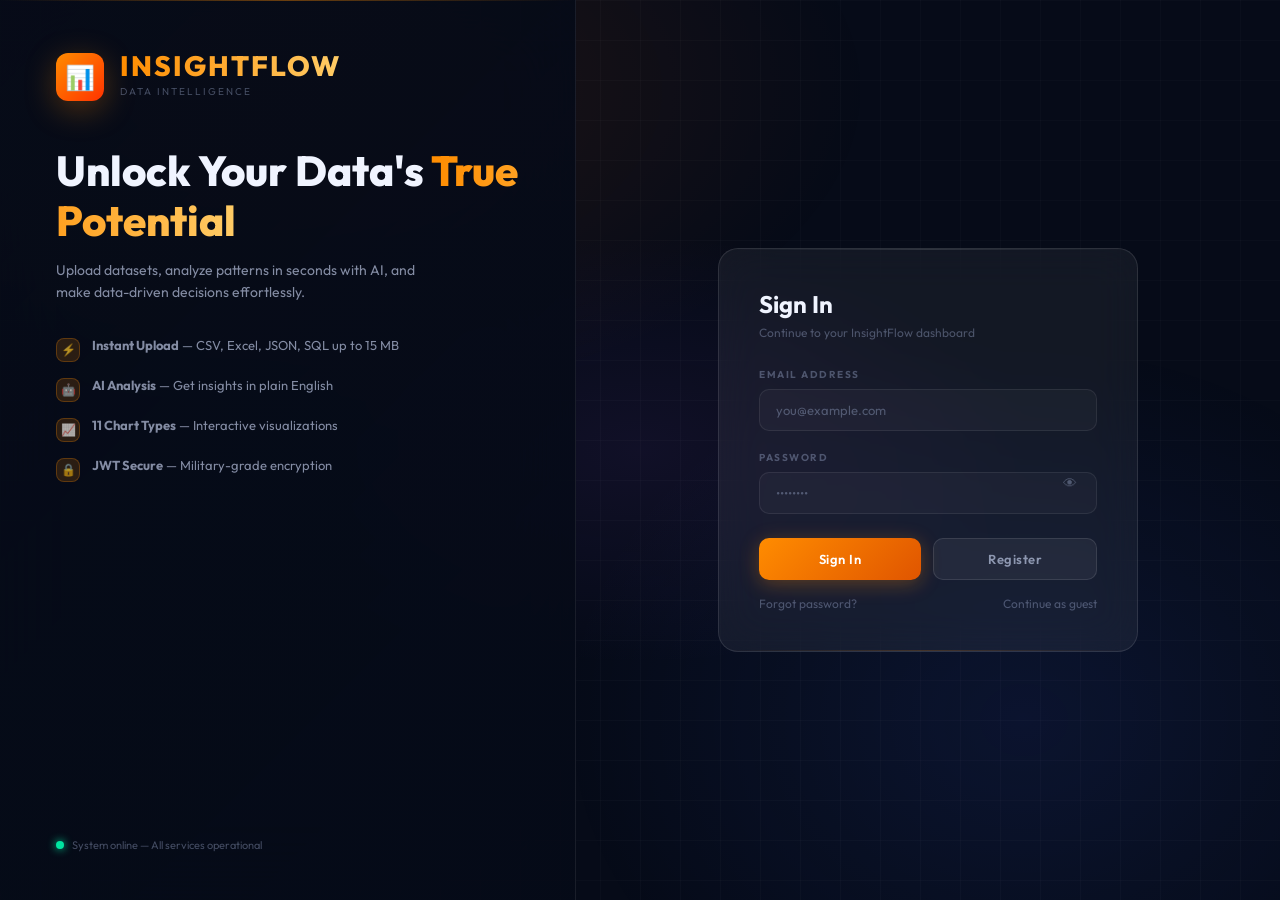
<file: Frontend/support.html>
<!DOCTYPE html>
<html lang="en">
<head>
<meta charset="UTF-8">
<meta name="viewport" content="width=device-width, initial-scale=1.0">
<title>Support — InsightFlow</title>
<link rel="stylesheet" href="responsive.css">
 <link rel="stylesheet" href="mobile-patch.css">
<script src="auth.js"></script>
<style>
*{margin:0;padding:0;box-sizing:border-box}
html,body{height:100%;font-family:Arial,Helvetica,sans-serif;background:linear-gradient(135deg,#0f172a,#1f2a40,#0f172a);background-size:400% 400%;animation:bgMove 12s infinite;color:white;overflow-x:hidden}
@keyframes bgMove{0%{background-position:0% 50%}50%{background-position:100% 50%}100%{background-position:0% 50%}}

/* TOPBAR */
.topbar{position:fixed;top:0;left:0;right:0;height:60px;display:flex;align-items:center;justify-content:space-between;padding:0 40px;background:rgba(31,42,64,.97);border-bottom:1px solid rgba(255,255,255,.07);z-index:100}
.logo{font-size:18px;font-weight:900;letter-spacing:4px;background:linear-gradient(90deg,#ff8c00,#ffb347,#ff8c00);background-size:200% auto;-webkit-background-clip:text;-webkit-text-fill-color:transparent;animation:logoGlow 6s linear infinite;cursor:pointer}
@keyframes logoGlow{0%{background-position:0% center}100%{background-position:200% center}}
.nav-links{display:flex;gap:24px;align-items:center}
.nav-links span{font-size:13px;font-weight:500;color:rgba(255,255,255,.55);cursor:pointer;transition:color .2s}
.nav-links span:hover{color:#ff8c00}

/* LAYOUT */
.page{padding:88px 40px 48px;max-width:1100px;margin:0 auto;display:flex;flex-direction:column;gap:28px}

/* TABS */
.tabs{display:flex;gap:4px;background:rgba(255,255,255,.05);border-radius:12px;padding:4px;width:fit-content;border:1px solid rgba(255,255,255,.08)}
.tab{padding:9px 22px;border-radius:9px;font-size:13px;font-weight:600;cursor:pointer;transition:all .18s;color:rgba(255,255,255,.4);border:none;background:transparent;font-family:Arial,sans-serif;display:flex;align-items:center;gap:7px}
.tab:hover{color:rgba(255,255,255,.75)}
.tab.active{background:rgba(255,140,0,.15);color:#ff8c00;border:1px solid rgba(255,140,0,.25)}
.tab-cnt{font-size:10px;padding:2px 7px;border-radius:8px;background:rgba(255,140,0,.15);color:#ffb347}

/* CARD */
.card{background:rgba(255,255,255,.045);border:1px solid rgba(255,255,255,.08);border-radius:18px;padding:28px 30px;position:relative;overflow:hidden}
.card::before{content:'';position:absolute;top:0;left:0;right:0;height:1px;background:linear-gradient(90deg,transparent,rgba(255,255,255,.1),transparent)}
.card-head{display:flex;align-items:center;justify-content:space-between;margin-bottom:22px;padding-bottom:18px;border-bottom:1px solid rgba(255,255,255,.06)}
.card-title{font-size:16px;font-weight:700;color:white;display:flex;align-items:center;gap:10px}
.card-ico{width:32px;height:32px;border-radius:9px;background:rgba(255,140,0,.12);border:1px solid rgba(255,140,0,.2);display:flex;align-items:center;justify-content:center;font-size:15px}

/* FORM */
.form-group{display:flex;flex-direction:column;gap:5px;margin-bottom:14px}
.form-label{font-size:10px;font-weight:700;letter-spacing:1.5px;text-transform:uppercase;color:rgba(255,255,255,.3)}
.form-input,.form-select,.form-textarea{width:100%;padding:11px 14px;background:rgba(255,255,255,.06);border:1px solid rgba(255,255,255,.1);border-radius:10px;color:white;font-size:13px;font-family:Arial,sans-serif;outline:none;transition:border-color .2s}
.form-input:focus,.form-select:focus,.form-textarea:focus{border-color:rgba(255,140,0,.45)}
.form-input::placeholder,.form-textarea::placeholder{color:rgba(255,255,255,.2)}
.form-select option{background:#0f172a}
.form-textarea{resize:vertical;min-height:110px;line-height:1.6}
.form-row{display:grid;grid-template-columns:1fr 1fr;gap:14px}

/* BUTTON */
.btn{padding:10px 22px;border-radius:10px;border:none;cursor:pointer;font-size:13px;font-weight:700;font-family:Arial,sans-serif;transition:all .2s;display:inline-flex;align-items:center;gap:8px}
.btn-primary{background:linear-gradient(135deg,#ff8c00,#ff5500);color:white;box-shadow:0 4px 16px rgba(255,140,0,.35)}
.btn-primary:hover{transform:translateY(-1px);box-shadow:0 6px 22px rgba(255,140,0,.5)}
.btn-primary:disabled{opacity:.6;cursor:not-allowed;transform:none}
.btn-outline{background:rgba(255,255,255,.06);color:rgba(255,255,255,.6);border:1px solid rgba(255,255,255,.12)}
.btn-outline:hover{background:rgba(255,255,255,.1);color:white}
.btn-sm{padding:7px 14px;font-size:12px;border-radius:8px}

/* BADGE */
.badge{display:inline-block;font-size:9px;font-weight:700;letter-spacing:.8px;padding:3px 9px;border-radius:20px;text-transform:uppercase;white-space:nowrap}
.b-open{background:rgba(255,140,0,.12);color:#ff8c00;border:1px solid rgba(255,140,0,.25)}
.b-inprog,.b-inprogress{background:rgba(77,159,255,.12);color:#4d9fff;border:1px solid rgba(77,159,255,.25)}
.b-resolved{background:rgba(16,185,129,.12);color:#10b981;border:1px solid rgba(16,185,129,.25)}
.b-closed{background:rgba(255,255,255,.07);color:rgba(255,255,255,.4);border:1px solid rgba(255,255,255,.1)}
.b-low{background:rgba(16,185,129,.1);color:#10b981;border:1px solid rgba(16,185,129,.2)}
.b-medium{background:rgba(255,140,0,.1);color:#ff8c00;border:1px solid rgba(255,140,0,.2)}
.b-high{background:rgba(239,68,68,.1);color:#ef4444;border:1px solid rgba(239,68,68,.2)}
.b-urgent{background:rgba(239,68,68,.2);color:#ff4d6d;border:1px solid rgba(239,68,68,.35)}

/* TICKET LIST */
.ticket-item{display:flex;align-items:center;gap:14px;padding:14px 16px;border-radius:11px;background:rgba(255,255,255,.03);border:1px solid rgba(255,255,255,.06);margin-bottom:8px;cursor:pointer;transition:all .18s}
.ticket-item:hover{background:rgba(255,255,255,.06);border-color:rgba(255,140,0,.25)}
.ticket-item:last-child{margin-bottom:0}
.ticket-subj{font-size:13px;font-weight:600;color:white;flex:1}
.ticket-meta{font-size:11px;color:rgba(255,255,255,.3);margin-top:3px}
.ticket-badges{display:flex;gap:6px;flex-shrink:0;align-items:center}

/* TICKET DETAIL */
.ticket-detail{display:none;flex-direction:column;gap:18px}
.ticket-detail.open{display:flex}
.back-btn{font-size:13px;color:#ff8c00;cursor:pointer;display:flex;align-items:center;gap:6px;font-weight:600;width:fit-content}
.back-btn:hover{opacity:.8}
.ticket-desc{background:rgba(255,255,255,.04);border:1px solid rgba(255,255,255,.07);border-radius:11px;padding:16px 18px;font-size:13px;color:rgba(255,255,255,.7);line-height:1.7}
.reply-list{display:flex;flex-direction:column;gap:10px}
.reply-bubble{padding:13px 16px;border-radius:11px;font-size:13px;line-height:1.6}
.reply-user{background:rgba(255,140,0,.08);border:1px solid rgba(255,140,0,.15);color:rgba(255,255,255,.8)}
.reply-admin{background:rgba(77,159,255,.08);border:1px solid rgba(77,159,255,.15);color:rgba(255,255,255,.8)}
.reply-sender{font-size:10px;font-weight:700;letter-spacing:1px;text-transform:uppercase;margin-bottom:5px;color:rgba(255,255,255,.3)}
.reply-user .reply-sender{color:rgba(255,140,0,.7)}
.reply-admin .reply-sender{color:rgba(77,159,255,.7)}
.reply-time{font-size:10px;color:rgba(255,255,255,.2);margin-top:4px}

/* RATING */
.stars{display:flex;gap:6px;margin:10px 0}
.star{font-size:26px;cursor:pointer;transition:transform .15s;opacity:.3;filter:grayscale(1)}
.star.on,.star:hover{opacity:1;filter:none;transform:scale(1.1)}

/* ═══ FAQ STYLES ═══ */
.faq-search{position:relative;margin-bottom:24px}
.faq-search input{width:100%;padding:12px 14px 12px 42px;background:rgba(255,255,255,.06);border:1px solid rgba(255,255,255,.1);border-radius:11px;color:white;font-size:13px;font-family:Arial,sans-serif;outline:none;transition:border-color .2s}
.faq-search input:focus{border-color:rgba(255,140,0,.4);background:rgba(255,140,0,.03)}
.faq-search input::placeholder{color:rgba(255,255,255,.25)}
.faq-search-ico{position:absolute;left:14px;top:50%;transform:translateY(-50%);font-size:15px;opacity:.35;pointer-events:none}

/* Category filter pills */
.faq-cats{display:flex;flex-wrap:wrap;gap:8px;margin-bottom:22px}
.faq-cat-pill{padding:6px 15px;border-radius:20px;font-size:11px;font-weight:700;cursor:pointer;border:1px solid rgba(255,255,255,.1);background:rgba(255,255,255,.04);color:rgba(255,255,255,.45);transition:all .18s;letter-spacing:.3px}
.faq-cat-pill:hover{color:rgba(255,255,255,.8);background:rgba(255,255,255,.08)}
.faq-cat-pill.active{background:rgba(255,140,0,.15);color:#ff8c00;border-color:rgba(255,140,0,.3)}

/* Category heading inside FAQ list */
.faq-cat-label{font-size:10px;font-weight:700;letter-spacing:2px;text-transform:uppercase;color:rgba(255,255,255,.25);margin:22px 0 10px;padding-bottom:8px;border-bottom:1px solid rgba(255,255,255,.06);display:flex;align-items:center;gap:8px}
.faq-cat-label::before{content:'';display:inline-block;width:6px;height:6px;border-radius:50%;background:#ff8c00}
.faq-cat-label:first-child{margin-top:0}

/* FAQ accordion item */
.faq-item{border:1px solid rgba(255,255,255,.07);border-radius:12px;overflow:hidden;margin-bottom:8px;transition:border-color .18s,box-shadow .18s}
.faq-item:hover{border-color:rgba(255,140,0,.22);box-shadow:0 0 0 1px rgba(255,140,0,.08)}
.faq-item.open{border-color:rgba(255,140,0,.3)}
.faq-q{display:flex;align-items:center;justify-content:space-between;padding:15px 18px;cursor:pointer;font-size:13px;font-weight:600;color:rgba(255,255,255,.85);background:rgba(255,255,255,.03);user-select:none;gap:12px;transition:background .18s}
.faq-item.open .faq-q{background:rgba(255,140,0,.06);color:white}
.faq-q-text{flex:1}
.faq-arrow{font-size:11px;transition:transform .25s;opacity:.4;flex-shrink:0}
.faq-item.open .faq-arrow{transform:rotate(180deg);opacity:.7}
.faq-a{max-height:0;overflow:hidden;transition:max-height .35s ease,padding .3s}
.faq-item.open .faq-a{max-height:400px}
.faq-a-inner{padding:4px 18px 18px;font-size:13px;color:rgba(255,255,255,.55);line-height:1.75}

/* FAQ stats row */
.faq-stats{display:grid;grid-template-columns:repeat(4,1fr);gap:12px;margin-bottom:22px}
.faq-stat{background:rgba(255,255,255,.04);border:1px solid rgba(255,255,255,.07);border-radius:12px;padding:14px 16px;text-align:center}
.faq-stat-val{font-size:22px;font-weight:700;color:#ff8c00;font-family:'Courier New',monospace;line-height:1}
.faq-stat-lbl{font-size:9px;font-weight:700;letter-spacing:1px;text-transform:uppercase;color:rgba(255,255,255,.25);margin-top:5px}

/* No results */
.empty{display:flex;flex-direction:column;align-items:center;gap:10px;padding:44px;text-align:center;color:rgba(255,255,255,.25)}
.empty-ico{font-size:36px;opacity:.3}
.spinner{width:28px;height:28px;border-radius:50%;border:2.5px solid rgba(255,255,255,.07);border-top-color:#ff8c00;animation:spin .7s linear infinite;margin:44px auto}
@keyframes spin{to{transform:rotate(360deg)}}

/* TOAST */
.toast{position:fixed;bottom:24px;right:24px;z-index:9999;padding:12px 18px;border-radius:12px;font-size:13px;font-weight:600;display:flex;align-items:center;gap:9px;backdrop-filter:blur(16px);box-shadow:0 8px 32px rgba(0,0,0,.5);transform:translateY(80px);opacity:0;transition:all .3s cubic-bezier(.34,1.56,.64,1)}
.toast.show{transform:translateY(0);opacity:1}
.toast.ok{background:rgba(16,185,129,.12);border:1px solid rgba(16,185,129,.3);color:#10b981}
.toast.err{background:rgba(239,68,68,.12);border:1px solid rgba(239,68,68,.3);color:#ef4444}
</style>
</head>
<body>

<div id="toast" class="toast"></div>

<div class="topbar">
  <div class="logo" onclick="window.location.href='dashboard.html'">INSIGHTFLOW</div>
  <div class="nav-links">
    <span onclick="window.location.href='dashboard.html'">← Dashboard</span>
    <span onclick="window.location.href='account.html'">Account</span>
    <span onclick="logout()">Logout</span>
  </div>
</div>

<div class="page">

  <!-- TABS -->
  <div class="tabs">
    <button class="tab active" id="tab-new"     onclick="showTab('new')">✉️ New Ticket</button>
    <button class="tab"        id="tab-tickets" onclick="showTab('tickets')">📋 My Tickets <span class="tab-cnt" id="ticketCnt">—</span></button>
    <button class="tab"        id="tab-faq"     onclick="showTab('faq')">❓ FAQ</button>
  </div>

  <!-- ══ NEW TICKET ══ -->
  <div id="sec-new">
    <div class="card">
      <div class="card-head">
        <div class="card-title"><div class="card-ico">✉️</div>Submit a Support Ticket</div>
      </div>

      <div class="form-row">
        <div class="form-group">
          <label class="form-label">Category</label>
          <select class="form-select" id="ticketCat">
            <option value="bug">🐛 Bug / Error</option>
            <option value="feature">💡 Feature Request</option>
            <option value="data">📊 Data / Upload Issue</option>
            <option value="account">👤 Account / Login</option>
            <option value="billing">💳 Billing</option>
            <option value="other">📌 Other</option>
          </select>
        </div>
        <div class="form-group">
          <label class="form-label">Priority</label>
          <select class="form-select" id="ticketPri">
            <option value="low">🟢 Low</option>
            <option value="medium" selected>🟡 Medium</option>
            <option value="high">🔴 High</option>
            <option value="urgent">🚨 Urgent</option>
          </select>
        </div>
      </div>

      <div class="form-group">
        <label class="form-label">Subject</label>
        <input class="form-input" id="ticketSubj" placeholder="Briefly describe your issue..." maxlength="255">
      </div>

      <div class="form-group">
        <label class="form-label">Description</label>
        <textarea class="form-textarea" id="ticketDesc" placeholder="Provide as much detail as possible — steps to reproduce, error messages, screenshots description etc."></textarea>
      </div>

      <div style="display:flex;justify-content:flex-end;gap:10px;margin-top:6px">
        <button class="btn btn-outline" onclick="clearForm()">Clear</button>
        <button class="btn btn-primary" id="submitBtn" onclick="submitTicket()">Submit Ticket →</button>
      </div>
    </div>

    <!-- Quick tips -->
    <div style="display:grid;grid-template-columns:repeat(3,1fr);gap:14px">
      <div class="card" style="padding:18px 20px;cursor:pointer" onclick="showTab('faq')">
        <div style="font-size:20px;margin-bottom:8px">❓</div>
        <div style="font-size:13px;font-weight:700;color:white;margin-bottom:4px">Check the FAQ</div>
        <div style="font-size:12px;color:rgba(255,255,255,.35);line-height:1.6">Many common questions are already answered in our FAQ.</div>
      </div>
      <div class="card" style="padding:18px 20px">
        <div style="font-size:20px;margin-bottom:8px">⚡</div>
        <div style="font-size:13px;font-weight:700;color:white;margin-bottom:4px">Response Time</div>
        <div style="font-size:12px;color:rgba(255,255,255,.35);line-height:1.6">We typically respond within 24 hours for medium priority tickets.</div>
      </div>
      <div class="card" style="padding:18px 20px">
        <div style="font-size:20px;margin-bottom:8px">🔔</div>
        <div style="font-size:13px;font-weight:700;color:white;margin-bottom:4px">Track Status</div>
        <div style="font-size:12px;color:rgba(255,255,255,.35);line-height:1.6">Check My Tickets tab to see replies and updates on your ticket.</div>
      </div>
    </div>
  </div>

  <!-- ══ MY TICKETS ══ -->
  <div id="sec-tickets" style="display:none">
    <div id="ticketListView">
      <div class="card">
        <div class="card-head">
          <div class="card-title"><div class="card-ico">📋</div>My Tickets</div>
          <button class="btn btn-primary btn-sm" onclick="showTab('new')">+ New Ticket</button>
        </div>
        <div id="ticketList"><div class="spinner"></div></div>
      </div>
    </div>

    <div id="ticketDetailView" class="ticket-detail">
      <span class="back-btn" onclick="backToList()">← Back to tickets</span>
      <div class="card">
        <div class="card-head">
          <div class="card-title" id="detailSubj" style="flex:1">—</div>
          <div id="detailBadges" style="display:flex;gap:7px"></div>
        </div>
        <div style="font-size:11px;color:rgba(255,255,255,.25);margin-bottom:14px" id="detailMeta"></div>
        <div class="ticket-desc" id="detailDesc"></div>
      </div>

      <div class="card">
        <div class="card-head">
          <div class="card-title"><div class="card-ico">💬</div>Conversation</div>
        </div>
        <div class="reply-list" id="replyList"></div>
        <div style="margin-top:16px;padding-top:16px;border-top:1px solid rgba(255,255,255,.06)">
          <textarea class="form-textarea" id="replyInput" placeholder="Write your reply..." style="min-height:80px;margin-bottom:10px"></textarea>
          <button class="btn btn-primary btn-sm" onclick="sendReply()">Send Reply</button>
        </div>
      </div>

      <div class="card" id="ratingCard" style="display:none">
        <div class="card-head">
          <div class="card-title"><div class="card-ico">⭐</div>Rate this support experience</div>
        </div>
        <p style="font-size:13px;color:rgba(255,255,255,.4);margin-bottom:10px">How satisfied were you with the support you received?</p>
        <div class="stars" id="starRow">
          <span class="star" data-v="1" onclick="setStar(1)">★</span>
          <span class="star" data-v="2" onclick="setStar(2)">★</span>
          <span class="star" data-v="3" onclick="setStar(3)">★</span>
          <span class="star" data-v="4" onclick="setStar(4)">★</span>
          <span class="star" data-v="5" onclick="setStar(5)">★</span>
        </div>
        <textarea class="form-textarea" id="ratingNote" placeholder="Optional — tell us what went well or how we can improve" style="min-height:70px;margin-bottom:12px"></textarea>
        <button class="btn btn-primary btn-sm" onclick="submitRating()">Submit Rating</button>
      </div>
    </div>
  </div>

  <!-- ══ FAQ ══ -->
  <div id="sec-faq" style="display:none">
    <div class="card">
      <div class="card-head">
        <div class="card-title"><div class="card-ico">❓</div>Frequently Asked Questions</div>
        <button class="btn btn-primary btn-sm" onclick="showTab('new')">Still need help?</button>
      </div>

      <!-- Stats row -->
      <div class="faq-stats" id="faqStats" style="display:none">
        <div class="faq-stat"><div class="faq-stat-val" id="faqTotal">0</div><div class="faq-stat-lbl">Total FAQs</div></div>
        <div class="faq-stat"><div class="faq-stat-val" id="faqCatCount">0</div><div class="faq-stat-lbl">Categories</div></div>
        <div class="faq-stat"><div class="faq-stat-val" id="faqSearchCount">—</div><div class="faq-stat-lbl">Showing</div></div>
        <div class="faq-stat"><div class="faq-stat-val" style="color:#10b981">✓</div><div class="faq-stat-lbl">Always Updated</div></div>
      </div>

      <!-- Search -->
      <div class="faq-search">
        <span class="faq-search-ico">🔍</span>
        <input id="faqSearch" placeholder="Search questions and answers..." oninput="filterFaq()">
      </div>

      <!-- Category filter pills -->
      <div class="faq-cats" id="faqCatPills"></div>

      <!-- FAQ items -->
      <div id="faqList"><div class="spinner"></div></div>
    </div>
  </div>

</div>

<script>
var API = 'http://127.0.0.1:5000'
var currentTicketId = null
var selectedRating  = 0
var allFaq          = []
var activeCategory  = 'All'

/* ── Hardcoded fallback FAQ (matches your DB inserts) ── */
var FALLBACK_FAQ = [
  {id:1, question:'How do I upload a dataset?', answer:'Go to the Dashboard and click "Select Dataset". Supported formats are CSV, Excel (.xlsx), JSON and SQL. Max file size is 15 MB.', category:'Getting Started'},
  {id:2, question:'What file formats are supported?', answer:'InsightFlow supports CSV, TXT, Excel (.xlsx / .xls), JSON and SQL files. Password-protected Excel files are not supported — remove the password before uploading.', category:'Getting Started'},
  {id:3, question:'How does the AI analyst work?', answer:'After uploading a dataset, click "Analyze with AI". The AI reads your data and answers questions about patterns, trends, anomalies and more. You can ask follow-up questions in the chat.', category:'AI Features'},
  {id:4, question:'How do I save a chart?', answer:'Build a chart in the Visualize page, then click the "Save Chart" button. Charts are saved to your account and viewable under Account → Saved Charts.', category:'Charts'},
  {id:5, question:'Can I export my charts?', answer:'Yes. Use the Download PNG or Download JPG buttons on the Visualize page. You can also export the full report as a PDF via the Report page.', category:'Charts'},
  {id:6, question:'How long does my session last?', answer:'Sessions last 8 hours from login. You can extend it from Account → Session by clicking "Extend Session +8h".', category:'Account'},
  {id:7, question:'How do I change my password?', answer:'Go to Account → Password, enter your current password and then your new one. Click Save.', category:'Account'},
  {id:8, question:'Why is my data not showing?', answer:'Make sure the Flask backend is running (python app.py). If it is running but data is not showing, try re-uploading your dataset from the Dashboard.', category:'Troubleshooting'},
  {id:9, question:'Is my data private?', answer:'Yes. Your data is stored only in your local database. InsightFlow does not send your raw data to any third-party service — only your questions about the data are sent to the AI.', category:'Privacy'},
  {id:10, question:'How do I delete my account?', answer:'Go to Account → Danger Zone and click "Delete Account". This permanently removes all your data including datasets, charts and chat history.', category:'Account'}
]

/* Category emoji map */
var CAT_ICO = {
  'Getting Started': '🚀',
  'AI Features':     '🤖',
  'Charts':          '📊',
  'Account':         '👤',
  'Troubleshooting': '🔧',
  'Privacy':         '🔒',
  'General':         '📌'
}

function tok(){ try{ return localStorage.getItem('insightflow_jwt')||'' }catch(e){ return '' } }
function hdrs(){ var t=tok(); return t?{'Content-Type':'application/json','Authorization':'Bearer '+t}:{'Content-Type':'application/json'} }
function esc(s){ return String(s||'').replace(/&/g,'&amp;').replace(/</g,'&lt;').replace(/>/g,'&gt;') }
function logout(){
  try{ localStorage.removeItem('insightflow_jwt') }catch(e){}
  try{ localStorage.removeItem('insightflow_session') }catch(e){}
  try{ localStorage.removeItem('userEmail') }catch(e){}
  window.location.replace('login.html')
}

/* ── Toast ── */
var _tt=null
function toast(msg,type){
  var el=document.getElementById('toast')
  el.textContent=msg; el.className='toast '+(type||'ok')+' show'
  if(_tt)clearTimeout(_tt); _tt=setTimeout(function(){ el.classList.remove('show') },3200)
}

/* ── Tab switch ── */
function showTab(name){
  ['new','tickets','faq'].forEach(function(t){
    document.getElementById('sec-'+t).style.display = t===name?'block':'none'
    document.getElementById('tab-'+t).classList.toggle('active',t===name)
  })
  if(name==='tickets') loadTickets()
  if(name==='faq') loadFaq()
}

/* ── NEW TICKET ── */
function clearForm(){
  document.getElementById('ticketSubj').value=''
  document.getElementById('ticketDesc').value=''
}

function submitTicket(){
  var subj=document.getElementById('ticketSubj').value.trim()
  var desc=document.getElementById('ticketDesc').value.trim()
  var cat=document.getElementById('ticketCat').value
  var pri=document.getElementById('ticketPri').value
  if(!subj){ toast('Please enter a subject','err'); return }
  if(!desc){ toast('Please describe your issue','err'); return }
  var btn=document.getElementById('submitBtn')
  btn.disabled=true; btn.textContent='Submitting...'
  fetch(API+'/support/tickets',{method:'POST',headers:hdrs(),body:JSON.stringify({subject:subj,category:cat,priority:pri,description:desc})})
  .then(function(r){ return r.json() })
  .then(function(d){
    btn.disabled=false; btn.textContent='Submit Ticket →'
    if(d.status==='success'){ toast('Ticket #'+d.ticket_id+' submitted! We\'ll get back to you soon.','ok'); clearForm(); showTab('tickets') }
    else toast(d.error||'Submit failed','err')
  })
  .catch(function(){ btn.disabled=false; btn.textContent='Submit Ticket →'; toast('Cannot reach server','err') })
}

/* ── MY TICKETS ── */
function loadTickets(){
  document.getElementById('ticketList').innerHTML='<div class="spinner"></div>'
  fetch(API+'/support/tickets',{headers:hdrs()})
  .then(function(r){ return r.json() })
  .then(function(d){
    var tickets=d.tickets||[]
    document.getElementById('ticketCnt').textContent=tickets.length
    if(!tickets.length){
      document.getElementById('ticketList').innerHTML='<div class="empty"><div class="empty-ico">📋</div><p>No tickets yet.<br>Submit your first ticket if you need help.</p></div>'
      return
    }
    var catIco={bug:'🐛',feature:'💡',data:'📊',account:'👤',billing:'💳',other:'📌'}
    document.getElementById('ticketList').innerHTML=tickets.map(function(t){
      var statusCls=t.status.replace('_','')
      var stars=t.rating?'<span style="font-size:11px;color:#ffd166">'+('★').repeat(t.rating)+'</span>':''
      var ratePrompt=(t.status==='resolved'&&!t.rating)?'<span style="font-size:11px;color:#ff8c00">⭐ Rate</span>':''
      return '<div class="ticket-item" onclick="openTicket('+t.id+')">'
        +'<div style="font-size:20px">'+(catIco[t.category]||'📌')+'</div>'
        +'<div style="flex:1;min-width:0">'
        +'<div class="ticket-subj">'+esc(t.subject)+'</div>'
        +'<div class="ticket-meta">#'+t.id+' · '+new Date(t.created_at).toLocaleDateString('en-GB',{day:'2-digit',month:'short',year:'numeric'})+'</div>'
        +'</div>'
        +'<div class="ticket-badges">'
        +'<span class="badge b-'+t.priority+'">'+t.priority+'</span>'
        +'<span class="badge b-'+statusCls+'">'+t.status.replace('_',' ')+'</span>'
        +ratePrompt+stars
        +'</div></div>'
    }).join('')
  })
  .catch(function(){ document.getElementById('ticketList').innerHTML='<div class="empty"><div class="empty-ico">⚠️</div><p>Could not load tickets.</p></div>' })
}

function openTicket(id){
  currentTicketId=id; selectedRating=0
  document.getElementById('ticketListView').style.display='none'
  document.getElementById('ticketDetailView').classList.add('open')
  document.getElementById('replyList').innerHTML='<div class="spinner"></div>'
  fetch(API+'/support/tickets/'+id,{headers:hdrs()})
  .then(function(r){ return r.json() })
  .then(function(d){
    var t=d.ticket, replies=d.replies||[]
    document.getElementById('detailSubj').textContent='#'+t.id+' — '+t.subject
    document.getElementById('detailMeta').textContent='Category: '+t.category+' · Created: '+new Date(t.created_at).toLocaleString('en-GB')
    document.getElementById('detailDesc').textContent=t.description
    var statusCls=t.status.replace('_','')
    document.getElementById('detailBadges').innerHTML='<span class="badge b-'+t.priority+'">'+t.priority+'</span><span class="badge b-'+statusCls+'">'+t.status.replace('_',' ')+'</span>'
    if(!replies.length){
      document.getElementById('replyList').innerHTML='<div style="text-align:center;padding:22px;color:rgba(255,255,255,.25);font-size:13px">No replies yet — we\'ll get back to you soon.</div>'
    } else {
      document.getElementById('replyList').innerHTML=replies.map(function(r){
        return '<div class="reply-bubble reply-'+r.sender_role+'">'
          +'<div class="reply-sender">'+(r.sender_role==='admin'?'Support Team':'You')+'</div>'
          +'<div>'+esc(r.message)+'</div>'
          +'<div class="reply-time">'+new Date(r.created_at).toLocaleString('en-GB',{day:'2-digit',month:'short',hour:'2-digit',minute:'2-digit'})+'</div>'
          +'</div>'
      }).join('')
    }
    var showRating=t.status==='resolved'&&!t.rating
    document.getElementById('ratingCard').style.display=showRating?'block':'none'
    if(showRating) setStar(0)
  })
  .catch(function(){ document.getElementById('replyList').innerHTML='<div class="empty"><div class="empty-ico">⚠️</div><p>Could not load ticket.</p></div>' })
}

function backToList(){
  currentTicketId=null
  document.getElementById('ticketDetailView').classList.remove('open')
  document.getElementById('ticketListView').style.display='block'
  loadTickets()
}

function sendReply(){
  var msg=document.getElementById('replyInput').value.trim()
  if(!msg){ toast('Please write a reply','err'); return }
  fetch(API+'/support/tickets/'+currentTicketId+'/reply',{method:'POST',headers:hdrs(),body:JSON.stringify({message:msg})})
  .then(function(r){ return r.json() })
  .then(function(d){
    if(d.status==='success'){ document.getElementById('replyInput').value=''; toast('Reply sent','ok'); openTicket(currentTicketId) }
    else toast(d.error||'Failed','err')
  })
  .catch(function(){ toast('Cannot reach server','err') })
}

/* ── RATING ── */
function setStar(n){
  selectedRating=n
  document.querySelectorAll('.star').forEach(function(s){ s.classList.toggle('on',parseInt(s.dataset.v)<=n) })
}
function submitRating(){
  if(!selectedRating){ toast('Please select a star rating','err'); return }
  var note=document.getElementById('ratingNote').value.trim()
  fetch(API+'/support/tickets/'+currentTicketId+'/rate',{method:'POST',headers:hdrs(),body:JSON.stringify({rating:selectedRating,note:note})})
  .then(function(r){ return r.json() })
  .then(function(d){
    if(d.status==='success'){ toast('Thank you for your feedback!','ok'); document.getElementById('ratingCard').style.display='none' }
    else toast(d.error||'Rating failed','err')
  })
  .catch(function(){ toast('Cannot reach server','err') })
}

/* ══ FAQ ══ */
function loadFaq(){
  if(allFaq.length){ renderFaq(allFaq); return }
  document.getElementById('faqList').innerHTML='<div class="spinner"></div>'
  fetch(API+'/support/faq')
  .then(function(r){ return r.json() })
  .then(function(d){
    allFaq = (d.faq && d.faq.length) ? d.faq : FALLBACK_FAQ
    buildCatPills()
    renderFaq(allFaq)
    updateFaqStats(allFaq)
    document.getElementById('faqStats').style.display='grid'
  })
  .catch(function(){
    // Server unreachable — use fallback
    allFaq = FALLBACK_FAQ
    buildCatPills()
    renderFaq(allFaq)
    updateFaqStats(allFaq)
    document.getElementById('faqStats').style.display='grid'
  })
}

function buildCatPills(){
  var cats=['All']
  allFaq.forEach(function(f){ if(cats.indexOf(f.category)===-1) cats.push(f.category) })
  document.getElementById('faqCatPills').innerHTML=cats.map(function(c){
    var ico=(c==='All'?'🔎':(CAT_ICO[c]||'📌'))
    return '<span class="faq-cat-pill'+(c===activeCategory?' active':'')+'" onclick="setCat(\''+c+'\')">'+ico+' '+esc(c)+'</span>'
  }).join('')
  document.getElementById('faqCatCount').textContent=cats.length-1
}

function setCat(cat){
  activeCategory=cat
  document.querySelectorAll('.faq-cat-pill').forEach(function(p){
    p.classList.toggle('active', p.textContent.trim().endsWith(cat) || (cat==='All' && p.textContent.includes('🔎')))
  })
  filterFaq()
}

function filterFaq(){
  var q=document.getElementById('faqSearch').value.toLowerCase()
  var filtered=allFaq.filter(function(f){
    var matchQ=!q||f.question.toLowerCase().includes(q)||f.answer.toLowerCase().includes(q)
    var matchC=activeCategory==='All'||f.category===activeCategory
    return matchQ&&matchC
  })
  renderFaq(filtered)
  updateFaqStats(filtered)
}

function updateFaqStats(items){
  document.getElementById('faqTotal').textContent=allFaq.length
  document.getElementById('faqSearchCount').textContent=items.length
}

function renderFaq(items){
  if(!items.length){
    document.getElementById('faqList').innerHTML='<div class="empty"><div class="empty-ico">🔍</div><p>No results found.<br>Try a different search term.</p></div>'
    return
  }

  /* Group by category, preserving sort_order within each group */
  var bycat={}, catOrder=[]
  items.forEach(function(f){
    if(!bycat[f.category]){ bycat[f.category]=[]; catOrder.push(f.category) }
    bycat[f.category].push(f)
  })

  document.getElementById('faqList').innerHTML=catOrder.map(function(cat){
    var ico=CAT_ICO[cat]||'📌'
    var items=bycat[cat].map(function(f){
      return '<div class="faq-item" id="faq-'+f.id+'">'
        +'<div class="faq-q" onclick="toggleFaq('+f.id+')">'
        +'<span class="faq-q-text">'+esc(f.question)+'</span>'
        +'<span class="faq-arrow">▼</span>'
        +'</div>'
        +'<div class="faq-a"><div class="faq-a-inner">'+esc(f.answer)+'</div></div>'
        +'</div>'
    }).join('')
    return '<div class="faq-cat-label">'+ico+' '+esc(cat)+'</div>'+items
  }).join('')
}

function toggleFaq(id){
  var el=document.getElementById('faq-'+id)
  if(!el) return
  var wasOpen=el.classList.contains('open')
  // Close all first
  document.querySelectorAll('.faq-item.open').forEach(function(x){ x.classList.remove('open') })
  // Toggle clicked one
  if(!wasOpen) el.classList.add('open')
}

/* ── INIT ── */
window.addEventListener('DOMContentLoaded', function(){
  if(!tok()){ window.location.replace('login.html'); return }
})
</script>
</body>
</html>
</file>
<file: style.css>
body{
margin:0;
font-family:Arial, Helvetica, sans-serif;
background:linear-gradient(135deg,#0f172a,#1f2a40,#0f172a);
background-size:400% 400%;
animation:bgMove 12s infinite;
color:white;
overflow-y:auto;
}


.container{
display:flex;
height:100vh;
}

.sidebar{
width:250px;
background:#1f2a40;
color:white;
padding:20px;
}

.sidebar h2{
text-align:center;
}

.sidebar ul{
list-style:none;
padding:0;
}

.sidebar ul li{
padding:10px;
margin:10px 0;
background:#2f3e5e;
cursor:pointer;
}

.sidebar ul li:hover{
background:#3f5278;
}

.main{
flex:1;
padding:30px;
overflow:auto;
}

.card{
background:white;
padding:20px;
margin-bottom:20px;
border-radius:10px;
box-shadow:0 2px 10px rgba(0,0,0,0.1);
}

button{
padding:10px 20px;
border:none;
background:#4CAF50;
color:white;
cursor:pointer;
border-radius:5px;
}

button:hover{
background:#45a049;
}

table{
width:100%;
border-collapse:collapse;
margin-top:10px;
}

table th, table td{
border:1px solid #ddd;
padding:8px;
}

.dark-mode{
background:#121212;
color:white;
}

.dark-mode .card{
background:#1e1e1e;
}

.dark-mode table{
color:white;
}
/* WELCOME PAGE */

.welcome-container{
height:100vh;
display:flex;
flex-direction:column;
justify-content:center;
align-items:center;
text-align:center;
background:linear-gradient(135deg,#4CAF50,#2196F3);
color:white;
}

.welcome-container h1{
font-size:50px;
margin-bottom:20px;
}

.welcome-container p{
font-size:20px;
margin-bottom:30px;
}
/* Landing Page */
body{
margin:0;
background:black;
font-family:Arial, Helvetica, sans-serif;
color:white;
overflow:hidden;
}

/* background logo */

.bg-logo{
position:fixed;
top:50%;
left:50%;
transform:translate(-50%,-50%);
width:700px;
height:700px;
background:url("logo.png") no-repeat center;
background-size:contain;
opacity:0.06;
z-index:0;
animation:floatLogo 12s infinite ease-in-out;
}

/* logo animation */

@keyframes floatLogo{

0%{ transform:translate(-50%,-50%) scale(1); }

50%{ transform:translate(-50%,-48%) scale(1.05); }

100%{ transform:translate(-50%,-50%) scale(1); }

}
/* center layout */
.home{
height:100vh;
display:flex;
justify-content:center;
align-items:center;
text-align:center;
position:relative;
z-index:2;
}
/* text animation when page loads */

.text-section{
animation:fadeIn 2s ease;
}

@keyframes fadeIn{

from{
opacity:0;
transform:translateY(30px);
}

to{
opacity:1;
transform:translateY(0);
}
}
/* title */
.title{
font-size:72px;
letter-spacing:8px;
background:linear-gradient(90deg,#ff8c00,#ffb347,#ff8c00);
background-size:200% auto;
-webkit-background-clip:text;
-webkit-text-fill-color:transparent;
animation:gradientMove 6s linear infinite;
margin-bottom:10px;
}

@keyframes gradientMove{
0%{
background-position:0% center;
}
100%{
background-position:200% center;
}
}
/* subtitle */
.tagline{
font-size:22px;
letter-spacing:6px;
color:#aaaaaa;
margin-bottom:10px;
}

/* author */

.author{
font-weight:300;
color:#cccccc;
margin-bottom:35px;
}

/* dashboard button */
.start-btn{
margin-top:35px;
padding:12px 36px;
font-size:15px;
font-weight:500;
background:#ff8c00;
color:white;
border:none;
border-radius:20px;
cursor:pointer;
transition:all 0.3s ease;
letter-spacing:0.5px;
}

/* hover */

.start-btn:hover{
background:#ffa733;
box-shadow:0 6px 18px rgba(255,140,0,0.4);
transform:translateY(-2px);
}

/* click */

.start-btn:active{
transform:translateY(0);
box-shadow:none;
}
/* click ripple animation */
body::before{
content:"";
position:fixed;
top:50%;
left:50%;
transform:translate(-50%,-50%);
width:800px;
height:800px;
background:radial-gradient(circle,rgba(255,140,0,0.15),transparent 70%);
z-index:0;
}
/* ACCOUNT PAGE */
/* dashboard page*/
/* KPI SECTION */

/* TOP BAR */
/* PAGE BACKGROUND */
/* PAGE BACKGROUND */

body{
margin:0;
font-family:Arial, Helvetica, sans-serif;
background:linear-gradient(135deg,#0f172a,#1f2a40,#0f172a);
background-size:400% 400%;
animation:bgMove 12s infinite;
color:white;

overflow-x:hidden; /* prevents sideways scroll */
overflow-y:auto;   /* page scroll only */
}

@keyframes bgMove{
0%{background-position:0% 50%;}
50%{background-position:100% 50%;}
100%{background-position:0% 50%;}
}


/* TOP BAR */

.topbar{
position:fixed;
top:0;
left:0;
width:100%;
height:60px;
display:flex;
justify-content:space-between;
align-items:center;
padding:0 50px;
background:#1f2a40;
z-index:1000;
box-sizing:border-box;
background:rgba(31,42,64,0.9);
will-change: transform;
}
.logo{
font-size:24px;
font-weight:bold;
letter-spacing:2px;
background:linear-gradient(90deg,#ff8c00,#ffb347,#ff8c00);
background-size:200% auto;
-webkit-background-clip:text;
-webkit-text-fill-color:transparent;
animation:logoGlow 6s linear infinite;
}
@keyframes logoGlow{
0%{
background-position:0% center;
}
100%{
background-position:200% center;
}
}
.nav-links{
display:flex;
gap:25px;
align-items:center;
}

.nav-links span{
font-size:16px;
cursor:pointer;
letter-spacing:1px;

/* same theme as InsightFlow */

background:linear-gradient(90deg,#ff8c00,#ffb347,#ff8c00);
background-size:200% auto;

-webkit-background-clip:text;
-webkit-text-fill-color:transparent;

transition:0.3s;
}
.nav-links span:hover{
animation:logoGlow 4s linear infinite;
transform:scale(1.05);
}
.nav-links span{
padding:5px 10px;
}
/* DASHBOARD */

.dashboard{
width:90%;
max-width:1200px;
margin:auto;
padding-top:120px;
}

.dashboard h1{
margin-bottom:30px;
}

.preview-section{
display:none;
margin-top:40px;
margin-bottom:40px;
text-align:left;
}
/* UPLOAD BOX */

.upload-box{
display:flex;
justify-content:center;
align-items:center;
gap:20px;
margin-bottom:40px;
}
.upload-box,
.table-container{
width:100%;
box-sizing:border-box;
background:rgba(255,255,255,0.08);
will-change: transform;
padding:30px;
border-radius:12px;
box-shadow:0 8px 30px rgba(0,0,0,0.4);
}
.upload-box input{
margin:15px 0;
}

.upload-box button{
background:#ff8c00;
color:white;
border:none;
padding:10px 25px;
border-radius:6px;
cursor:pointer;
}

.upload-box button:hover{
background:#ffa733;
}
.upload-box input{
display:none;
}

.upload-label{
background:#2f3e5e;
padding:10px 20px;
border-radius:6px;
cursor:pointer;
margin-right:15px;
display:inline-block;
}

.upload-label:hover{
background:#3f5278;
}


/* KPI CARDS */
.kpi-container{
display:flex;
justify-content:center;
gap:25px;
margin-top:40px;
flex-wrap:wrap;
}
.kpi-container{
display:none;
}
.kpi-card{
flex:1;
min-width:200px;
max-width:250px;
background:rgba(255,255,255,0.08);
will-change: transform;
padding:25px;
border-radius:12px;
box-shadow:0 8px 30px rgba(0,0,0,0.4);
text-align:center;
}

.kpi-card h3{
color:#ddd;
margin-bottom:10px;
}

.kpi-card p{
font-size:32px;
font-weight:bold;
color:#ff8c00;
}
.kpi-card p{
font-size:28px;
font-weight:bold;
color:#ff8c00;
transition:0.3s;
}
.dataset-card p{
margin:5px 0;
}
.dataset-card{
overflow:hidden;
text-overflow:ellipsis;
}
#fileName{
font-size:14px;   /* same size as other KPI values */
font-weight:600;
color:#ff8c00;
word-break:break-word;
}

.dataset-meta{
font-size:14px;   /* smaller text */
color:#bbb;
font-weight:500;
}
/* Fix dataset KPI text */

.dataset-card #fileName{
font-size:14px;
font-weight:500;
color:#ff8c00;
}

.dataset-card .dataset-meta{
font-size:13px;
font-weight:500;
color:#ff8c00;
}

/* DATASET PREVIEW */
.preview-section{
display:none;
}
.preview-section{
margin-top:40px;
margin-bottom:40px;
text-align:left;
}

.preview-section h2{
margin-bottom:15px;
color:white;
}
.table-container{
width:100%;
background:rgba(255,255,255,0.08);
padding:20px;
border-radius:12px;
box-shadow:0 8px 30px rgba(0,0,0,0.4);
overflow:hidden; /* removes scroll */
}
table{
width:100%;
border-collapse:collapse;
table-layout:fixed;
}
td, th{
overflow:hidden;
text-overflow:ellipsis;
white-space:nowrap;
}

table th{
background:#1f2a40;
color:white;
padding:12px;
word-wrap:break-word;
}

table td{
border:1px solid rgba(255,255,255,0.2);
padding:10px;
word-wrap:break-word;
overflow-wrap:break-word;
}
.pagination{
margin-top:20px;
display:flex;
justify-content:center;
gap:20px;
align-items:center;
}

.pagination button{
background:#ff8c00;
border:none;
padding:8px 18px;
border-radius:6px;
cursor:pointer;
color:white;
}

.pagination button:hover{
background:#ffa733;
}
.preview-section{
display:none;
}
.data-overview{
margin-top:40px;
}

.data-overview h2{
margin-bottom:20px;
}

.kpi-container{
display:flex;
flex-wrap:wrap;
gap:20px;
}

.kpi-card{
flex:1;
min-width:180px;
background:rgba(255,255,255,0.08);
will-change: transform;
padding:25px;
border-radius:12px;
box-shadow:0 8px 30px rgba(0,0,0,0.4);
text-align:center;
}

.kpi-card h3{
color:#ddd;
margin-bottom:10px;
}

.kpi-card p{
font-size:30px;
font-weight:bold;
color:#ff8c00;
}
/* LOGIN PAGE */


/* Page background */

/* Background */

body{
margin:0;
height:100vh;
display:flex;
justify-content:center;
align-items:center;
font-family:Arial, Helvetica, sans-serif;
background:linear-gradient(135deg,#0f172a,#1f2a40,#0f172a);
background-size:400% 400%;
animation:bgMove 12s infinite;
}

/* Background animation */

@keyframes bgMove{
0%{background-position:0% 50%;}
50%{background-position:100% 50%;}
100%{background-position:0% 50%;}
}

/* Login card */

.login-container{
background:rgba(255,255,255,0.08);
will-change: transform;
padding:35px;
width:320px;
border-radius:15px;
box-shadow:0 15px 40px rgba(0,0,0,0.5);
text-align:center;
color:white;
}

/* Inputs + Button same size */

.login-container input,
#mainButton{
width:100%;
height:40px;
margin-top:10px;
padding:0 12px;
border-radius:6px;
font-size:14px;
box-sizing:border-box;
}

/* Inputs */

.login-container input{
border:none;
background:rgba(255,255,255,0.15);
color:white;
outline:none;
transition:0.3s;
}

.login-container input:focus{
box-shadow:0 0 8px rgba(255,140,0,0.6);
}

/* Main button */

#mainButton{
border:none;
cursor:pointer;
transition:0.3s;
}

/* Login button color */

.login-btn{
background:#ff8c00;
color:white;
}

.login-btn:hover{
background:#ffa733;
}

/* Register button color */

.register-btn{
background:#2f3e5e;
color:white;
}

.register-btn:hover{
background:#3f5278;
}

/* Toggle text */

#toggleText{
margin-top:15px;
font-size:14px;
}

#toggleText span{
color:#ff8c00;
cursor:pointer;
font-weight:600;
}
/* Prevent background layers from blocking clicks */
body::before,
body::after{
pointer-events:none;
}

/* Ensure login container stays on top */
.login-container{
position:relative;
z-index:10;
}

/* Ensure inputs and buttons are clickable */
.login-container input,
.login-container button{
position:relative;
z-index:11;
pointer-events:auto;
}
/* ===== AI CHATBOT SECTION ===== */
 
.ai-section {
  margin-top: 50px;
  margin-bottom: 60px;
  background: rgba(255,255,255,0.04);
  border: 1px solid rgba(255,140,0,0.2);
  border-radius: 16px;
  padding: 30px;
  will-change: transform;
  box-shadow: 0 8px 40px rgba(0,0,0,0.5), 0 0 60px rgba(255,140,0,0.04);
}
 
.ai-title {
  font-size: 22px;
  font-weight: 700;
  letter-spacing: 2px;
  margin-bottom: 20px;
  color: white;
  display: flex;
  align-items: center;
  gap: 10px;
}
 
.ai-icon {
  color: #ff8c00;
  font-size: 18px;
  animation: pulse 2s infinite;
}
 
@keyframes pulse {
  0%, 100% { opacity: 1; transform: scale(1); }
  50% { opacity: 0.6; transform: scale(1.2); }
}
 
/* Chat window */
.chat-window {
  height: 380px;
  overflow-y: auto;
  padding: 20px;
  background: rgba(0,0,0,0.3);
  border-radius: 12px;
  margin-bottom: 20px;
  display: flex;
  flex-direction: column;
  gap: 16px;
  scroll-behavior: smooth;
}
 
.chat-window::-webkit-scrollbar {
  width: 4px;
}
.chat-window::-webkit-scrollbar-track {
  background: transparent;
}
.chat-window::-webkit-scrollbar-thumb {
  background: rgba(255,140,0,0.3);
  border-radius: 4px;
}
 
/* Messages */
.chat-message {
  display: flex;
  gap: 12px;
  align-items: flex-start;
  animation: messageIn 0.3s ease;
}
 
@keyframes messageIn {
  from { opacity: 0; transform: translateY(10px); }
  to   { opacity: 1; transform: translateY(0); }
}
 
.bot-message {
  flex-direction: row;
}
 
.user-message {
  flex-direction: row-reverse;
}
 
.bot-avatar {
  width: 34px;
  height: 34px;
  border-radius: 50%;
  background: linear-gradient(135deg, #ff8c00, #ffb347);
  display: flex;
  align-items: center;
  justify-content: center;
  font-size: 10px;
  font-weight: 800;
  color: white;
  flex-shrink: 0;
  letter-spacing: 0.5px;
}
 
.user-avatar {
  width: 34px;
  height: 34px;
  border-radius: 50%;
  background: linear-gradient(135deg, #2f3e5e, #3f5278);
  display: flex;
  align-items: center;
  justify-content: center;
  font-size: 10px;
  font-weight: 800;
  color: white;
  flex-shrink: 0;
}
 
.message-bubble {
  max-width: 75%;
  padding: 12px 16px;
  border-radius: 12px;
  font-size: 14px;
  line-height: 1.6;
  white-space: pre-wrap;
}
 
.bot-message .message-bubble {
  background: rgba(255,140,0,0.1);
  border: 1px solid rgba(255,140,0,0.2);
  color: #f0f0f0;
  border-top-left-radius: 4px;
}
 
.user-message .message-bubble {
  background: rgba(47,62,94,0.8);
  border: 1px solid rgba(255,255,255,0.1);
  color: #f0f0f0;
  text-align: right;
  border-top-right-radius: 4px;
}
 
/* Typing indicator */
.typing-bubble {
  display: flex;
  gap: 4px;
  align-items: center;
  padding: 14px 18px;
}
 
.typing-dot {
  width: 7px;
  height: 7px;
  border-radius: 50%;
  background: #ff8c00;
  animation: typingBounce 1.2s infinite;
}
.typing-dot:nth-child(2) { animation-delay: 0.2s; }
.typing-dot:nth-child(3) { animation-delay: 0.4s; }
 
@keyframes typingBounce {
  0%, 60%, 100% { transform: translateY(0); opacity: 0.4; }
  30% { transform: translateY(-6px); opacity: 1; }
}
 
/* Quick prompts */
.quick-prompts {
  display: flex;
  gap: 10px;
  flex-wrap: wrap;
  margin-bottom: 14px;
}
 
.quick-btn {
  background: rgba(255,140,0,0.1);
  border: 1px solid rgba(255,140,0,0.25);
  color: #ffb347;
  padding: 7px 14px;
  border-radius: 20px;
  cursor: pointer;
  font-size: 12px;
  font-weight: 500;
  transition: all 0.2s ease;
  letter-spacing: 0.3px;
}
 
.quick-btn:hover {
  background: rgba(255,140,0,0.25);
  border-color: #ff8c00;
  color: white;
  transform: translateY(-1px);
}
 
/* Input row */
.chat-input-row {
  display: flex;
  gap: 10px;
  align-items: center;
}
 
.chat-input {
  flex: 1;
  height: 46px;
  background: rgba(255,255,255,0.07);
  border: 1px solid rgba(255,255,255,0.15);
  border-radius: 10px;
  padding: 0 18px;
  color: white;
  font-size: 14px;
  outline: none;
  transition: 0.3s;
  font-family: inherit;
}
 
.chat-input:focus {
  border-color: rgba(255,140,0,0.5);
  box-shadow: 0 0 12px rgba(255,140,0,0.15);
}
 
.chat-input::placeholder {
  color: rgba(255,255,255,0.35);
}
 
.send-btn {
  width: 46px;
  height: 46px;
  border-radius: 10px;
  background: #ff8c00;
  border: none;
  cursor: pointer;
  display: flex;
  align-items: center;
  justify-content: center;
  color: white;
  transition: all 0.2s ease;
  flex-shrink: 0;
  padding: 0;
}
 
.send-btn:hover {
  background: #ffa733;
  transform: scale(1.05);
}
 
.send-btn:active {
  transform: scale(0.97);
}
 
/* ===== AI CTA BUTTON (dashboard) ===== */
 
.ai-cta {
  margin-top: 50px;
  margin-bottom: 60px;
}
 
.ai-cta-inner {
  display: flex;
  align-items: center;
  justify-content: space-between;
  gap: 20px;
  background: linear-gradient(135deg, rgba(255,140,0,0.1), rgba(255,140,0,0.04));
  border: 1px solid rgba(255,140,0,0.3);
  border-radius: 16px;
  padding: 28px 35px;
  will-change: transform;
  box-shadow: 0 8px 40px rgba(0,0,0,0.4), 0 0 60px rgba(255,140,0,0.05);
  flex-wrap: wrap;
  gap: 20px;
}
 
.ai-cta-text {
  display: flex;
  align-items: center;
  gap: 18px;
}
 
.ai-cta-icon {
  font-size: 28px;
  color: #ff8c00;
  animation: pulse 2s infinite;
  flex-shrink: 0;
}
 
.ai-cta-text h3 {
  margin: 0 0 5px 0;
  font-size: 18px;
  font-weight: 700;
  color: white;
  letter-spacing: 0.5px;
}
 
.ai-cta-text p {
  margin: 0;
  font-size: 14px;
  color: #aaa;
}
 
.ai-cta-btn {
  display: flex;
  align-items: center;
  gap: 10px;
  background: linear-gradient(135deg, #ff8c00, #ffb347);
  color: white;
  border: none;
  padding: 14px 28px;
  border-radius: 10px;
  font-size: 15px;
  font-weight: 600;
  cursor: pointer;
  letter-spacing: 0.5px;
  transition: all 0.25s ease;
  white-space: nowrap;
  flex-shrink: 0;
  box-shadow: 0 4px 20px rgba(255,140,0,0.35);
}
 
.ai-cta-btn:hover {
  transform: translateY(-2px);
  box-shadow: 0 8px 28px rgba(255,140,0,0.5);
  background: linear-gradient(135deg, #ffa733, #ffc47a);
}
 
.ai-cta-btn:active {
  transform: translateY(0);
  box-shadow: 0 2px 10px rgba(255,140,0,0.3);
}
 
 
/* ===== CHATBOT PAGE ===== */
 
.chatbot-page {
  width: 90%;
  max-width: 900px;
  margin: auto;
  padding-top: 100px;
  padding-bottom: 40px;
  display: flex;
  flex-direction: column;
  height: calc(100vh - 60px);
  box-sizing: border-box;
}
 
.chatbot-header {
  display: flex;
  align-items: center;
  justify-content: space-between;
  margin-bottom: 24px;
  flex-wrap: wrap;
  gap: 14px;
}
 
.chatbot-header-left {
  display: flex;
  align-items: center;
  gap: 16px;
}
 
.ai-badge {
  width: 48px;
  height: 48px;
  border-radius: 14px;
  background: linear-gradient(135deg, #ff8c00, #ffb347);
  display: flex;
  align-items: center;
  justify-content: center;
  font-size: 20px;
  color: white;
  flex-shrink: 0;
  box-shadow: 0 4px 16px rgba(255,140,0,0.4);
}
 
.chatbot-title {
  font-size: 26px;
  font-weight: 800;
  margin: 0 0 2px 0;
  letter-spacing: 1px;
  color: white;
}
 
.chatbot-subtitle {
  font-size: 13px;
  color: #aaa;
  margin: 0;
}
 
.chatbot-stats {
  display: flex;
  gap: 10px;
  flex-wrap: wrap;
}
 
.stat-chip {
  background: rgba(255,140,0,0.1);
  border: 1px solid rgba(255,140,0,0.25);
  color: #ffb347;
  padding: 5px 13px;
  border-radius: 20px;
  font-size: 12px;
  font-weight: 600;
  letter-spacing: 0.3px;
}
 
/* Chat window - full height */
.chatbot-page .chat-window {
  flex: 1;
  min-height: 0;
  height: auto;
  overflow-y: auto;
  padding: 24px;
  background: rgba(0,0,0,0.3);
  border-radius: 16px;
  margin-bottom: 20px;
  display: flex;
  flex-direction: column;
  gap: 18px;
  scroll-behavior: smooth;
}
 
.chatbot-input-area {
  flex-shrink: 0;
}
 
/* ===== SHARED CHATBOT COMPONENTS ===== */
 
.chat-message {
  display: flex;
  gap: 12px;
  align-items: flex-start;
  animation: messageIn 0.3s ease;
}
 
@keyframes messageIn {
  from { opacity: 0; transform: translateY(8px); }
  to   { opacity: 1; transform: translateY(0); }
}
 
.bot-message { flex-direction: row; }
.user-message { flex-direction: row-reverse; }
 
.bot-avatar {
  width: 36px;
  height: 36px;
  border-radius: 50%;
  background: linear-gradient(135deg, #ff8c00, #ffb347);
  display: flex;
  align-items: center;
  justify-content: center;
  font-size: 9px;
  font-weight: 800;
  color: white;
  flex-shrink: 0;
  letter-spacing: 0.5px;
}
 
.user-avatar {
  width: 36px;
  height: 36px;
  border-radius: 50%;
  background: linear-gradient(135deg, #2f3e5e, #3f5278);
  display: flex;
  align-items: center;
  justify-content: center;
  font-size: 9px;
  font-weight: 800;
  color: white;
  flex-shrink: 0;
}
 
.message-bubble {
  max-width: 75%;
  padding: 13px 17px;
  border-radius: 14px;
  font-size: 14px;
  line-height: 1.65;
  white-space: pre-wrap;
}
 
.bot-message .message-bubble {
  background: rgba(255,140,0,0.08);
  border: 1px solid rgba(255,140,0,0.18);
  color: #f0f0f0;
  border-top-left-radius: 4px;
}
 
.user-message .message-bubble {
  background: rgba(47,62,94,0.85);
  border: 1px solid rgba(255,255,255,0.1);
  color: #f0f0f0;
  border-top-right-radius: 4px;
}
 
/* Typing indicator */
.typing-bubble {
  display: flex;
  gap: 5px;
  align-items: center;
  padding: 14px 18px;
}
 
.typing-dot {
  width: 7px;
  height: 7px;
  border-radius: 50%;
  background: #ff8c00;
  animation: typingBounce 1.2s infinite;
}
.typing-dot:nth-child(2) { animation-delay: 0.2s; }
.typing-dot:nth-child(3) { animation-delay: 0.4s; }
 
@keyframes typingBounce {
  0%, 60%, 100% { transform: translateY(0); opacity: 0.4; }
  30% { transform: translateY(-6px); opacity: 1; }
}
 
/* Quick prompts */
.quick-prompts {
  display: flex;
  gap: 8px;
  flex-wrap: wrap;
  margin-bottom: 12px;
}
 
.quick-btn {
  background: rgba(255,140,0,0.08);
  border: 1px solid rgba(255,140,0,0.22);
  color: #ffb347;
  padding: 7px 13px;
  border-radius: 20px;
  cursor: pointer;
  font-size: 12px;
  font-weight: 500;
  transition: all 0.2s ease;
}
 
.quick-btn:hover {
  background: rgba(255,140,0,0.22);
  border-color: #ff8c00;
  color: white;
  transform: translateY(-1px);
}
 
/* Input row */
.chat-input-row {
  display: flex;
  gap: 10px;
  align-items: center;
}
 
.chat-input {
  flex: 1;
  height: 48px;
  background: rgba(255,255,255,0.07);
  border: 1px solid rgba(255,255,255,0.14);
  border-radius: 12px;
  padding: 0 18px;
  color: white;
  font-size: 14px;
  outline: none;
  transition: 0.3s;
  font-family: inherit;
}
 
.chat-input:focus {
  border-color: rgba(255,140,0,0.45);
  box-shadow: 0 0 14px rgba(255,140,0,0.12);
}
 
.chat-input::placeholder { color: rgba(255,255,255,0.3); }
 
.send-btn {
  width: 48px;
  height: 48px;
  border-radius: 12px;
  background: #ff8c00;
  border: none;
  cursor: pointer;
  display: flex;
  align-items: center;
  justify-content: center;
  color: white;
  transition: all 0.2s ease;
  flex-shrink: 0;
  padding: 0;
}
 
.send-btn:hover { background: #ffa733; transform: scale(1.05); }
.send-btn:active { transform: scale(0.97); }
 
@keyframes pulse {
  0%, 100% { opacity: 1; transform: scale(1); }
  50% { opacity: 0.6; transform: scale(1.15); }
}
 
 
/* === SHOW/HIDE SECTIONS (controlled by JS) === */
 
/* hidden until upload */
#previewSection, #dataOverview, #kpiContainer, #aiCta { display: none; }
 
/* === SHOW/HIDE SECTIONS (controlled by JS) === */
 
 
 
/* ===== LOADING OVERLAY ===== */
#loadingOverlay {
  margin-top: 30px;
  display: flex;
  justify-content: center;
  align-items: center;
}
 
.loading-box {
  background: rgba(255,255,255,0.06);
  border: 1px solid rgba(255,140,0,0.25);
  border-radius: 16px;
  padding: 40px 60px;
  text-align: center;
  will-change: transform;
  box-shadow: 0 8px 40px rgba(0,0,0,0.4);
  min-width: 280px;
}
 
/* Spinner ring */
.spinner {
  width: 52px;
  height: 52px;
  border: 4px solid rgba(255,140,0,0.15);
  border-top: 4px solid #ff8c00;
  border-radius: 50%;
  margin: 0 auto 20px;
  animation: spin 0.9s linear infinite;
}
 
@keyframes spin {
  to { transform: rotate(360deg); }
}
 
.loading-text {
  font-size: 16px;
  font-weight: 600;
  color: white;
  margin: 0 0 8px 0;
  letter-spacing: 0.5px;
}
 
.loading-sub {
  font-size: 13px;
  color: #aaa;
  margin: 0;
  word-break: break-all;
}
 
/* Animated dots */
.loading-dots::after {
  content: '';
  animation: dots 1.5s steps(4, end) infinite;
}
 
@keyframes dots {
  0%  { content: '';   }
  25% { content: '.';  }
  50% { content: '..'; }
  75% { content: '...'; }
}

/* ===== SCROLL PERFORMANCE FIXES ===== */

/* GPU-accelerate the main scrollable area */
body {
  -webkit-overflow-scrolling: touch;
}

/* Fix table layout so browser doesn't recalculate column widths on scroll */
#dataTable {
  table-layout: fixed !important;
  will-change: auto;
}

/* Contain paint to table area */
.table-container {
  contain: layout style paint;
  overflow-x: auto;
  -webkit-overflow-scrolling: touch;
}

/* Prevent expensive repaints on KPI cards */
.kpi-card {
  will-change: auto;
  transform: translateZ(0);
}

/* Promote topbar to its own layer — stops it repainting on scroll */
.topbar {
  will-change: transform;
  transform: translateZ(0);
}

/* Reduce animation cost during scroll */
@media (prefers-reduced-motion: no-preference) {
  .kpi-card, .upload-box, .ai-cta-inner, .loading-box {
    transition: none;
  }
}

/* Remove background animation during scroll — bgMove is expensive */
body {
  animation: none !important;
  background: #0f172a !important;
  background-size: unset !important;
}

/* ===== CLEAR BUTTON ===== */
.clear-btn {
  background: rgba(255,255,255,0.08);
  color: #ff6b6b;
  border: 1px solid rgba(255,107,107,0.4);
  padding: 10px 20px;
  border-radius: 6px;
  cursor: pointer;
  font-size: 11px;
  font-weight: 500;
  transition: all 0.2s ease;
  letter-spacing: 0.3px;
}

.clear-btn:hover {
  background: rgba(255,107,107,0.15);
  border-color: #ff6b6b;
  color: white;
}
</file>
<file: Frontend/responsive.css>
/* ═══════════════════════════════════════════════════════════════════
   INSIGHTFLOW — responsive.css  (v4 — full mobile rebuild)
   Fixes: topbar nav overflow/cuts, login panel stacking,
          report sidebar drawer, chatbot height, viz stacking,
          hamburger nav on all app pages
   Breakpoints:
     xs  : 0–479px   (phones portrait)
     sm  : 480–767px (phones landscape + small tablets)
     md  : 768–1023px (tablets)
     lg  : 1024px+   (desktop)
═══════════════════════════════════════════════════════════════════ */

/* ── 0. GLOBAL BOX MODEL ─────────────────────────────────────── */
*, *::before, *::after { box-sizing: border-box; }
img, video, svg { max-width: 100%; height: auto; }
html { -webkit-text-size-adjust: 100%; text-size-adjust: 100%; scroll-behavior: smooth; }
button, [role="button"], label { touch-action: manipulation; }

/* ── 1. FONT IMPORT ──────────────────────────────────────────── */
@import url('https://fonts.googleapis.com/css2?family=Outfit:wght@300;400;500;600;700;800;900&family=JetBrains+Mono:wght@400;500;600&display=swap');

/* ── 2. DESIGN TOKENS ────────────────────────────────────────── */
:root {
  --accent:        #ff8c00;
  --accent-light:  #ffb347;
  --accent-dark:   #e07000;
  --accent-glow:   rgba(255,140,0,0.35);
  --accent-soft:   rgba(255,140,0,0.10);
  --accent-border: rgba(255,140,0,0.25);
  --bg-base:    #070d1a;
  --bg-surface: rgba(255,255,255,0.045);
  --bg-hover:   rgba(255,255,255,0.08);
  --bg-card:    rgba(255,255,255,0.05);
  --border:     rgba(255,255,255,0.09);
  --border-dim: rgba(255,255,255,0.05);
  --text-1: #f0f4ff;
  --text-2: rgba(200,215,245,0.70);
  --text-3: rgba(160,180,220,0.45);
  --green:  #00e5a0;
  --red:    #ff4d6d;
  --blue:   #4d9fff;
  --topbar-h: 60px;
  --font: 'Outfit', 'Segoe UI', system-ui, sans-serif;
  --mono: 'JetBrains Mono', 'Fira Code', monospace;
  --radius:    14px;
  --radius-sm: 8px;
  --radius-lg: 20px;
  --shadow-card: 0 8px 32px rgba(0,0,0,0.45);
}

/* ── 3. BASE BODY ────────────────────────────────────────────── */
body { font-family: var(--font) !important; -webkit-font-smoothing: antialiased; -moz-osx-font-smoothing: grayscale; }

/* ═══════════════════════════════════════════════════════════════
   4. TOPBAR + HAMBURGER NAV SYSTEM
   All app pages (.topbar) use this.
   Desktop: normal nav links.  Mobile: hamburger + drawer.
═══════════════════════════════════════════════════════════════ */

.topbar {
  position: fixed; top: 0; left: 0; right: 0;
  height: var(--topbar-h);
  display: flex;
  justify-content: space-between;
  align-items: center;
  padding: 0 40px;
  background: rgba(7,13,26,0.92) !important;
  backdrop-filter: blur(24px) saturate(180%);
  -webkit-backdrop-filter: blur(24px) saturate(180%);
  border-bottom: 1px solid var(--border);
  z-index: 1000;
  gap: 12px;
}

.logo {
  font-family: var(--font) !important;
  font-size: 20px; font-weight: 900; letter-spacing: 3px;
  background: linear-gradient(90deg, var(--accent), var(--accent-light), var(--accent));
  background-size: 200% auto;
  -webkit-background-clip: text; -webkit-text-fill-color: transparent; background-clip: text;
  animation: shimmer 5s linear infinite;
  white-space: nowrap; flex-shrink: 0; cursor: pointer;
}

@keyframes shimmer { 0% { background-position: 0% center; } 100% { background-position: 200% center; } }

.nav-links {
  display: flex; align-items: center;
  gap: 4px; flex-wrap: nowrap;
}

.nav-links span {
  font-family: var(--font) !important;
  font-size: 13px; font-weight: 500; letter-spacing: 0.3px;
  padding: 7px 12px; border-radius: 8px; cursor: pointer;
  color: var(--text-2); -webkit-text-fill-color: var(--text-2);
  background: none; border: none;
  transition: color 0.2s, background 0.2s; white-space: nowrap;
}

.nav-links span:hover {
  color: var(--accent-light); -webkit-text-fill-color: var(--accent-light);
  background: var(--accent-soft);
}

/* ── HAMBURGER BUTTON (hidden on desktop) ── */
.mob-ham {
  display: none;
  flex-direction: column; justify-content: center; align-items: center;
  gap: 5px; width: 40px; height: 40px;
  background: rgba(255,255,255,0.06);
  border: 1px solid var(--border); border-radius: 10px;
  cursor: pointer; flex-shrink: 0; padding: 0;
  transition: background 0.2s;
}

.mob-ham span {
  display: block; width: 18px; height: 2px;
  background: var(--text-2); border-radius: 2px;
  transition: transform 0.25s, opacity 0.25s, background 0.2s;
  pointer-events: none;
}

.mob-ham:hover { background: rgba(255,255,255,0.1); }
.mob-ham.open span:nth-child(1) { transform: translateY(7px) rotate(45deg); background: var(--accent); }
.mob-ham.open span:nth-child(2) { opacity: 0; transform: scaleX(0); }
.mob-ham.open span:nth-child(3) { transform: translateY(-7px) rotate(-45deg); background: var(--accent); }

/* ── MOBILE DRAWER ── */
.mob-drawer {
  display: none;
  position: fixed; top: var(--topbar-h); left: 0; right: 0;
  background: rgba(4,8,18,0.98);
  backdrop-filter: blur(28px); -webkit-backdrop-filter: blur(28px);
  border-bottom: 1px solid rgba(255,140,0,0.15);
  padding: 12px 16px 20px;
  z-index: 999;
  flex-direction: column; gap: 4px;
  transform: translateY(-8px); opacity: 0; pointer-events: none;
  transition: transform 0.22s ease, opacity 0.22s ease;
}

.mob-drawer.open {
  transform: translateY(0); opacity: 1; pointer-events: all;
}

.mob-drawer-item {
  display: flex; align-items: center; gap: 10px;
  padding: 13px 16px; border-radius: 10px;
  font-family: var(--font); font-size: 15px; font-weight: 600;
  color: rgba(220,230,255,0.65);
  cursor: pointer; border: none; background: transparent;
  width: 100%; text-align: left;
  transition: background 0.18s, color 0.18s;
}

.mob-drawer-item:hover,
.mob-drawer-item:active { background: rgba(255,140,0,0.09); color: #ffb347; }

.mob-drawer-item.danger:hover { background: rgba(255,80,80,0.08); color: #ff8888; }

.mob-drawer-divider { height: 1px; background: rgba(255,255,255,0.06); margin: 6px 0; }

.mob-overlay {
  display: none; position: fixed;
  inset: var(--topbar-h) 0 0 0;
  background: rgba(0,0,0,0.45); z-index: 998;
}
.mob-overlay.open { display: block; }

/* ═══════════════════════════════════════════════════════════════
   5. DASHBOARD
═══════════════════════════════════════════════════════════════ */
.dashboard {
  position: relative; z-index: 1;
  width: 92%; max-width: 1280px;
  margin: 0 auto;
  padding-top: 100px; padding-bottom: 80px;
}

.dashboard h1 { font-family: var(--font); font-size: clamp(20px,2.5vw,30px); font-weight: 800; margin-bottom: 28px; }

.upload-box {
  display: flex; align-items: center; gap: 14px; flex-wrap: wrap;
  width: 100%; background: var(--bg-card); border: 1px solid var(--border);
  padding: 22px 26px; border-radius: var(--radius);
  box-shadow: var(--shadow-card); margin-bottom: 32px;
}
.upload-box input[type="file"] { display: none; }

.upload-label {
  display: inline-flex; align-items: center; gap: 8px;
  background: rgba(255,255,255,0.06); border: 1px solid var(--border);
  color: var(--text-1); padding: 9px 18px; border-radius: var(--radius-sm);
  cursor: pointer; font-family: var(--font); font-size: 14px; font-weight: 500;
  transition: background 0.2s, border-color 0.2s; white-space: nowrap;
}
.upload-label:hover { background: var(--bg-hover); border-color: var(--accent-border); }

.upload-box button {
  padding: 9px 22px; background: var(--accent); color: white; border: none;
  border-radius: var(--radius-sm); font-family: var(--font); font-size: 14px; font-weight: 600;
  cursor: pointer; transition: background 0.2s, transform 0.15s; white-space: nowrap;
}
.upload-box button:hover { background: var(--accent-light); transform: translateY(-1px); }

.clear-btn {
  background: rgba(255,107,107,0.07); color: #ff9a9a;
  border: 1px solid rgba(255,107,107,0.28); padding: 9px 18px;
  border-radius: var(--radius-sm); cursor: pointer;
  font-family: var(--font); font-size: 13px; font-weight: 500;
  transition: background 0.2s, border-color 0.2s; white-space: nowrap;
}
.clear-btn:hover { background: rgba(255,107,107,0.16); border-color: #ff6b6b; color: white; }

.data-overview { margin-top: 28px; }
.data-overview h2 { font-family: var(--font); font-size: clamp(16px,1.8vw,20px); font-weight: 700; margin-bottom: 16px; }

.kpi-container { display: flex; flex-wrap: wrap; gap: 14px; }

.kpi-card {
  flex: 1 1 170px; min-width: 150px; background: var(--bg-card);
  border: 1px solid var(--border); padding: 20px 16px;
  border-radius: var(--radius); text-align: center;
  box-shadow: var(--shadow-card); transition: border-color 0.2s, transform 0.2s;
}
.kpi-card:hover { border-color: var(--accent-border); transform: translateY(-2px); }
.kpi-card h3 { font-size: 10px; font-weight: 700; letter-spacing: 1.2px; text-transform: uppercase; color: var(--text-3); margin-bottom: 10px; }
.kpi-card p  { font-size: clamp(22px,2.5vw,28px); font-weight: 800; color: var(--accent); line-height: 1.1; }
.dataset-card #fileName { font-size: 14px !important; word-break: break-word; line-height: 1.4; }
.dataset-card .dataset-meta { font-size: 12px !important; color: var(--text-3) !important; margin-top: 5px; }

.preview-section { margin-top: 32px; margin-bottom: 32px; }
.preview-section h2 { font-size: 18px; font-weight: 700; margin-bottom: 14px; }

.table-container {
  width: 100%; background: var(--bg-card); border: 1px solid var(--border);
  border-radius: var(--radius); overflow-x: auto; -webkit-overflow-scrolling: touch;
}

table { width: 100%; border-collapse: collapse; min-width: 480px; }
table th { background: rgba(255,255,255,0.055); color: var(--text-2); padding: 12px 14px; font-size: 11px; font-weight: 700; letter-spacing: 1px; text-transform: uppercase; text-align: left; white-space: nowrap; border-bottom: 1px solid var(--border); }
table td { padding: 10px 14px; font-size: 13px; color: var(--text-2); border-bottom: 1px solid var(--border-dim); white-space: nowrap; overflow: hidden; text-overflow: ellipsis; max-width: 200px; }
table tr:last-child td { border-bottom: none; }
table tr:hover td { background: var(--accent-soft); }

.pagination { display: flex; justify-content: center; align-items: center; gap: 14px; margin-top: 16px; padding-bottom: 4px; }
.pagination button { padding: 8px 18px; background: var(--accent-soft); border: 1px solid var(--accent-border); color: var(--accent-light); border-radius: var(--radius-sm); font-family: var(--font); font-size: 13px; font-weight: 600; cursor: pointer; transition: background 0.2s; }
.pagination button:hover { background: rgba(255,140,0,0.22); }
#pageInfo { font-size: 13px; color: var(--text-3); }

.ai-cta { margin-top: 32px; }
.ai-cta-inner { display: flex; justify-content: space-between; align-items: center; gap: 20px; background: linear-gradient(135deg,rgba(255,140,0,0.06),rgba(255,60,0,0.04)); border: 1px solid var(--accent-border); border-radius: var(--radius); padding: 22px 26px; }
.ai-cta-text { display: flex; align-items: flex-start; gap: 14px; }
.ai-cta-icon { font-size: 20px; color: var(--accent); flex-shrink: 0; margin-top: 2px; }
.ai-cta-text h3 { font-size: 15px; font-weight: 700; margin-bottom: 4px; }
.ai-cta-text p  { font-size: 13px; color: var(--text-2); line-height: 1.5; }
.ai-cta-btn { display: inline-flex; align-items: center; gap: 10px; padding: 11px 26px; background: var(--accent); color: white; border: none; border-radius: var(--radius-sm); font-family: var(--font); font-size: 14px; font-weight: 700; cursor: pointer; flex-shrink: 0; white-space: nowrap; transition: background 0.2s, transform 0.2s, box-shadow 0.2s; box-shadow: 0 4px 18px rgba(255,140,0,0.3); }
.ai-cta-btn:hover { background: var(--accent-light); transform: translateY(-2px); box-shadow: 0 8px 28px rgba(255,140,0,0.4); }

#annTicker { position: fixed !important; top: var(--topbar-h) !important; left: 0 !important; right: 0 !important; width: 100% !important; z-index: 999 !important; display: none; }
body.ticker-visible .dashboard    { padding-top: 158px !important; }
body.ticker-visible .viz-page     { padding-top: 138px !important; }
body.ticker-visible .chatbot-page { padding-top: 108px !important; }

#loadingOverlay { position: fixed; inset: 0; background: rgba(7,13,26,0.85); backdrop-filter: blur(8px); z-index: 9000; display: flex; align-items: center; justify-content: center; }
.loading-box { text-align: center; background: var(--bg-card); border: 1px solid var(--border); border-radius: var(--radius-lg); padding: 44px 52px; }
.spinner { width: 38px; height: 38px; border: 3px solid var(--border); border-top-color: var(--accent); border-radius: 50%; animation: spin 0.8s linear infinite; margin: 0 auto 16px; }
@keyframes spin { to { transform: rotate(360deg); } }

/* ═══════════════════════════════════════════════════════════════
   6. CHATBOT
═══════════════════════════════════════════════════════════════ */
body.chatbot-body { overflow: hidden !important; height: 100dvh !important; height: 100vh !important; }

.chatbot-page {
  display: flex; flex-direction: column;
  height: calc(100vh - var(--topbar-h));
  height: calc(100dvh - var(--topbar-h));
  width: 95%; max-width: 1400px;
  margin: 0 auto;
  padding-top: calc(var(--topbar-h) + 12px);
  padding-bottom: 0; position: relative; z-index: 1;
}

.chatbot-header { display: flex; align-items: center; justify-content: space-between; padding: 10px 14px; margin-bottom: 10px; flex-shrink: 0; }
.chatbot-header-left { display: flex; align-items: center; gap: 12px; }
.ai-badge { width: 36px; height: 36px; border-radius: 10px; background: linear-gradient(135deg,var(--accent),#e03300); display: flex; align-items: center; justify-content: center; font-size: 10px; font-weight: 900; color: white; flex-shrink: 0; box-shadow: 0 4px 14px rgba(255,140,0,0.3); }
.chatbot-title { font-family: var(--font); font-size: clamp(17px,2.2vw,22px); font-weight: 800; color: var(--text-1); margin: 0; }

.chat-window { flex: 1; min-height: 0; overflow-y: auto; padding: 18px 14px; background: rgba(0,0,0,0.22); border: 1px solid var(--border); border-radius: var(--radius); display: flex; flex-direction: column; gap: 12px; margin-bottom: 12px; -webkit-overflow-scrolling: touch; }
.chat-window::-webkit-scrollbar { width: 3px; }
.chat-window::-webkit-scrollbar-thumb { background: rgba(255,140,0,0.2); border-radius: 3px; }

.chat-message { display: flex; gap: 10px; align-items: flex-start; animation: msgIn 0.25s ease; }
@keyframes msgIn { from { opacity: 0; transform: translateY(8px); } to { opacity: 1; transform: translateY(0); } }
.bot-message  { flex-direction: row; }
.user-message { flex-direction: row-reverse; }

.bot-avatar, .user-avatar { width: 32px; height: 32px; border-radius: 50%; display: flex; align-items: center; justify-content: center; font-size: 9px; font-weight: 800; color: white; flex-shrink: 0; }
.bot-avatar  { background: linear-gradient(135deg,var(--accent),#ff4400); }
.user-avatar { background: linear-gradient(135deg,#243558,#3a5070); }

.message-bubble { max-width: 74%; padding: 11px 15px; border-radius: 12px; font-family: var(--font); font-size: 14px; line-height: 1.65; white-space: pre-wrap; word-break: break-word; }
.bot-message  .message-bubble { background: rgba(255,140,0,0.09); border: 1px solid rgba(255,140,0,0.17); color: var(--text-1); border-top-left-radius: 3px; }
.user-message .message-bubble { background: rgba(38,52,88,0.65); border: 1px solid var(--border); color: var(--text-1); border-top-right-radius: 3px; }

.typing-bubble { display: flex; gap: 5px; align-items: center; padding: 14px 16px; }
.typing-dot { width: 7px; height: 7px; border-radius: 50%; background: var(--accent); animation: bounce 1.2s infinite; }
.typing-dot:nth-child(2) { animation-delay: 0.2s; }
.typing-dot:nth-child(3) { animation-delay: 0.4s; }
@keyframes bounce { 0%,60%,100% { transform: translateY(0); opacity: 0.4; } 30% { transform: translateY(-6px); opacity: 1; } }

.chatbot-input-area { flex-shrink: 0; padding: 12px 14px; background: var(--bg-card); border: 1px solid var(--border); border-radius: 14px 14px 0 0; }

.quick-prompts { display: flex; gap: 7px; flex-wrap: nowrap; overflow-x: auto; margin-bottom: 11px; padding-bottom: 3px; -webkit-overflow-scrolling: touch; scrollbar-width: none; }
.quick-prompts::-webkit-scrollbar { display: none; }

.quick-btn { flex-shrink: 0; background: var(--accent-soft); border: 1px solid var(--accent-border); color: var(--accent-light); padding: 7px 13px; border-radius: 20px; cursor: pointer; font-family: var(--font); font-size: 12px; font-weight: 500; transition: background 0.15s, color 0.15s, transform 0.12s; white-space: nowrap; }
.quick-btn:hover { background: rgba(255,140,0,0.2); border-color: var(--accent); color: white; transform: translateY(-1px); }
.viz-quick-btn { background: rgba(16,185,129,0.08); border-color: rgba(16,185,129,0.22); color: #34d399; }
.viz-quick-btn:hover { background: rgba(16,185,129,0.18); border-color: #10b981; }

.chat-input-row { display: flex; gap: 10px; align-items: center; }
.chat-input { flex: 1; min-width: 0; background: rgba(255,255,255,0.05); border: 1px solid var(--border); color: var(--text-1); padding: 10px 15px; border-radius: 10px; font-family: var(--font); font-size: 14px; outline: none; transition: border-color 0.2s, background 0.2s; }
.chat-input:focus { border-color: var(--accent-border); background: rgba(255,255,255,0.07); }
.chat-input::placeholder { color: var(--text-3); }

.send-btn { width: 42px; height: 42px; border-radius: 10px; background: var(--accent); border: none; color: white; display: flex; align-items: center; justify-content: center; cursor: pointer; flex-shrink: 0; transition: background 0.2s, transform 0.15s; }
.send-btn:hover { background: var(--accent-light); transform: scale(1.05); }

/* ═══════════════════════════════════════════════════════════════
   7. VISUALIZE
═══════════════════════════════════════════════════════════════ */
.viz-page { position: relative; z-index: 1; width: 97%; max-width: 1440px; margin: 0 auto; padding: calc(var(--topbar-h) + 26px) 0 60px; }
.viz-header { margin-bottom: 16px; }
.viz-title { font-family: var(--font); font-size: clamp(20px,2.5vw,28px); font-weight: 900; color: var(--text-1); margin: 0; }
.viz-title-accent { background: linear-gradient(90deg,var(--accent),var(--accent-light)); -webkit-background-clip: text; -webkit-text-fill-color: transparent; background-clip: text; }

.chart-builder { display: grid; grid-template-columns: 280px 1fr; gap: 16px; align-items: start; }

.viz-controls { background: var(--bg-card); border: 1px solid var(--border); border-radius: var(--radius); padding: 14px; display: flex; flex-direction: column; gap: 0; overflow-y: auto; max-height: calc(100vh - 130px); scrollbar-width: none; }
.viz-controls::-webkit-scrollbar { display: none; }
.ctrl-label { display: block; font-size: 9px; font-weight: 800; letter-spacing: 1.5px; text-transform: uppercase; color: var(--text-3); margin-bottom: 7px; }
.ctrl-hint { font-weight: 400; letter-spacing: 0.4px; opacity: 0.7; }
.control-group { padding: 3px 0; }
.viz-divider { height: 1px; background: var(--border); margin: 9px 0; border: none; flex-shrink: 0; }
.chart-column { display: flex; flex-direction: column; }
.chart-area { background: rgba(0,0,0,0.28); border: 1px solid var(--border); border-radius: var(--radius); padding: 16px; height: 560px; overflow: hidden; display: flex; align-items: center; justify-content: center; }
.chart-placeholder { display: flex; flex-direction: column; align-items: center; justify-content: center; gap: 10px; text-align: center; }
.placeholder-icon { font-size: 44px; opacity: 0.12; }
.chart-placeholder p { font-size: 14px; color: #444; margin: 0; }
.placeholder-sub { font-size: 12px; color: #333; }
#myChart { width: 100% !important; height: 528px !important; display: block !important; }

.viz-action-btn { display: inline-flex; align-items: center; justify-content: center; background: rgba(255,255,255,0.05); border: 1px solid var(--border); color: var(--text-2); padding: 9px 16px; border-radius: var(--radius-sm); font-family: var(--font); font-size: 12px; font-weight: 600; cursor: pointer; transition: background 0.2s, border-color 0.2s, color 0.2s; text-decoration: none; }
.viz-action-btn:hover { background: var(--bg-hover); border-color: var(--accent-border); color: var(--text-1); }
.download-btns { display: flex; gap: 8px; }
.download-btns .viz-action-btn { flex: 1; }

.no-data-box { background: var(--bg-card); border: 1px solid var(--border); border-radius: var(--radius-lg); padding: 44px 38px; max-width: 380px; margin: 0 auto; }

.viz-dashboard-cta { margin: 20px 0; }
.viz-dashboard-btn { width: 100%; display: flex; align-items: center; gap: 16px; background: rgba(16,185,129,0.06); border: 1px solid rgba(16,185,129,0.2); border-radius: var(--radius); padding: 18px 22px; cursor: pointer; transition: all 0.2s; text-align: left; color: white; font-family: var(--font); }
.viz-dashboard-btn:hover { background: rgba(16,185,129,0.12); border-color: #10b981; transform: translateY(-2px); box-shadow: 0 6px 24px rgba(16,185,129,0.15); }
.viz-dash-icon { font-size: 26px; flex-shrink: 0; }
.viz-dash-title { font-size: 14px; font-weight: 700; color: #10b981; margin-bottom: 3px; }
.viz-dash-sub { font-size: 12px; color: var(--text-3); }
.viz-dashboard-btn svg { margin-left: auto; flex-shrink: 0; color: #10b981; opacity: 0.6; }
.viz-dashboard-btn:hover svg { opacity: 1; }

/* ═══════════════════════════════════════════════════════════════
   8. LANDING PAGE
═══════════════════════════════════════════════════════════════ */
.bg-logo { position: fixed; top: 50%; left: 50%; transform: translate(-50%,-50%); width: clamp(280px,52vw,680px); height: clamp(280px,52vw,680px); background: url('logo.png') no-repeat center/contain; opacity: 0.05; z-index: 0; animation: floatLogo 12s ease-in-out infinite; pointer-events: none; }
@keyframes floatLogo { 0%,100% { transform: translate(-50%,-50%) scale(1); } 50% { transform: translate(-50%,-51.5%) scale(1.04); } }
.home { height: 100vh; display: flex; justify-content: center; align-items: center; text-align: center; position: relative; z-index: 2; padding: 20px; }
.text-section { animation: fadeUp 0.9s cubic-bezier(0.34,1.56,0.64,1); }
@keyframes fadeUp { from { opacity: 0; transform: translateY(30px); } to { opacity: 1; transform: translateY(0); } }
.title { font-family: var(--font); font-size: clamp(36px,7vw,78px); font-weight: 900; letter-spacing: clamp(4px,1vw,10px); background: linear-gradient(90deg,var(--accent),var(--accent-light),var(--accent)); background-size: 200% auto; -webkit-background-clip: text; -webkit-text-fill-color: transparent; background-clip: text; animation: shimmer 5s linear infinite; margin-bottom: 10px; line-height: 1.1; }
.tagline { font-family: var(--font); font-size: clamp(11px,1.8vw,17px); letter-spacing: clamp(3px,0.8vw,7px); color: var(--text-3); margin-bottom: 8px; text-transform: uppercase; }
.author { font-size: 14px; color: var(--text-2); margin-bottom: 34px; }
.start-btn { display: inline-flex; align-items: center; gap: 10px; padding: 12px 36px; font-family: var(--font); font-size: 14px; font-weight: 700; background: var(--accent); color: white; border: none; border-radius: 28px; cursor: pointer; transition: background 0.2s, transform 0.2s, box-shadow 0.2s; box-shadow: 0 6px 20px rgba(255,140,0,0.35); }
.start-btn:hover { background: var(--accent-light); box-shadow: 0 10px 30px rgba(255,140,0,0.5); transform: translateY(-3px); }

/* ═══════════════════════════════════════════════════════════════
   9. REPORT PAGE
═══════════════════════════════════════════════════════════════ */
body.report-body { display: block !important; overflow: hidden !important; animation: none !important; }

.rpt-kpi-grid { display: grid; grid-template-columns: repeat(auto-fill,minmax(170px,1fr)); gap: 14px; margin-bottom: 22px; }
.rpt-kpi-card { background: var(--bg-card); border: 1px solid var(--border); border-radius: var(--radius); padding: 16px 18px; transition: border-color 0.2s; }
.rpt-kpi-card:hover { border-color: var(--accent-border); }
.rpt-kpi-label { font-size: 10px; font-weight: 700; letter-spacing: 1.5px; color: var(--text-3); text-transform: uppercase; margin-bottom: 8px; overflow: hidden; text-overflow: ellipsis; white-space: nowrap; }
.rpt-kpi-value { font-size: 28px; font-weight: 800; color: var(--accent); letter-spacing: -0.5px; margin-bottom: 4px; }
.rpt-charts-grid { display: grid; grid-template-columns: repeat(2,1fr); gap: 16px; }
.rpt-chart-card { background: rgba(0,0,0,0.28); border: 1px solid var(--border); border-radius: var(--radius); padding: 16px; }
.rpt-chart-card canvas { height: 240px !important; width: 100% !important; }
.rpt-cta-btn { background: linear-gradient(135deg,#1a2a1a,#2a3e2a) !important; border: 1px solid rgba(16,185,129,0.3) !important; color: #10b981 !important; box-shadow: none !important; }
.rpt-cta-btn:hover { background: linear-gradient(135deg,#2a3e2a,#3a5e3a) !important; border-color: #10b981 !important; color: white !important; }

/* Report mobile sidebar toggle */
.r-mob-toggle { display: none; align-items: center; gap: 8px; padding: 7px 14px; background: rgba(255,140,0,0.1); border: 1px solid rgba(255,140,0,0.25); border-radius: var(--radius-sm); color: var(--accent); font-family: var(--font); font-size: 12px; font-weight: 700; cursor: pointer; flex-shrink: 0; white-space: nowrap; }
.r-mob-overlay { display: none; position: fixed; inset: 60px 0 0 0; background: rgba(0,0,0,0.5); z-index: 499; }
.r-mob-overlay.open { display: block; }

/* ════════════════════════════════════════════════════════════
   LANDING PAGE — hamburger nav
════════════════════════════════════════════════════════════ */
.mob-menu-btn { display: none; flex-direction: column; justify-content: center; align-items: center; gap: 5px; width: 40px; height: 40px; background: rgba(255,255,255,0.06); border: 1px solid var(--border); border-radius: 10px; cursor: pointer; padding: 0; flex-shrink: 0; }
.mob-menu-btn span { display: block; width: 18px; height: 2px; background: var(--text-2); border-radius: 2px; transition: transform 0.25s, opacity 0.25s; }
.mob-menu-btn.open span:nth-child(1) { transform: translateY(7px) rotate(45deg); }
.mob-menu-btn.open span:nth-child(2) { opacity: 0; transform: scaleX(0); }
.mob-menu-btn.open span:nth-child(3) { transform: translateY(-7px) rotate(-45deg); }
.mob-nav-drawer { display: none; position: fixed; top: 70px; left: 0; right: 0; background: rgba(2,4,10,0.97); backdrop-filter: blur(24px); border-bottom: 1px solid rgba(255,140,0,0.12); padding: 20px 24px 28px; z-index: 199; flex-direction: column; gap: 6px; transform: translateY(-10px); opacity: 0; transition: transform 0.25s ease, opacity 0.25s ease; }
.mob-nav-drawer.open { transform: translateY(0); opacity: 1; }
.mob-nav-link { display: block; width: 100%; padding: 13px 16px; font-family: var(--font,sans-serif); font-size: 15px; font-weight: 600; color: rgba(238,242,255,0.65); background: transparent; border: none; border-radius: 10px; text-align: left; cursor: pointer; transition: background 0.2s, color 0.2s; }
.mob-nav-link:hover, .mob-nav-link:active { background: rgba(255,140,0,0.08); color: #ffb347; }
.mob-nav-cta { margin-top: 10px; width: 100%; padding: 15px 20px; font-family: var(--font,sans-serif); font-size: 15px; font-weight: 700; background: linear-gradient(135deg,#ff8c00,#ff3300); color: white; border: none; border-radius: 12px; cursor: pointer; box-shadow: 0 4px 20px rgba(255,140,0,0.35); transition: transform 0.2s; }
.mob-nav-cta:active { transform: scale(0.98); }

/* Global scrollbar */
* { scrollbar-width: thin; scrollbar-color: rgba(255,140,0,0.18) transparent; }
*::-webkit-scrollbar { width: 4px; height: 4px; }
*::-webkit-scrollbar-track { background: transparent; }
*::-webkit-scrollbar-thumb { background: rgba(255,140,0,0.2); border-radius: 4px; }
*::-webkit-scrollbar-thumb:hover { background: rgba(255,140,0,0.38); }


/* ════════════════════════════════════════════════════════════
   TABLET  ≤ 1023px
════════════════════════════════════════════════════════════ */
@media (max-width: 1023px) {
  .topbar { padding: 0 22px; }
  .dashboard { width: 95%; padding-top: 88px; }
  .chart-builder { grid-template-columns: 240px 1fr; gap: 12px; }
  .chart-area { height: 440px; }
  #myChart { height: 408px !important; }
  .viz-controls { max-height: calc(100vh - 120px); }
  .rpt-charts-grid { grid-template-columns: 1fr; }
  .section { padding: 80px 36px !important; }
  .process { padding: 80px 36px !important; }
  .numbers { padding: 60px 36px !important; }
  .cta-sec { padding: 60px 36px 100px !important; }
  footer   { padding: 22px 36px !important; }
  /* Report: shrink sidebar */
  .r-sidebar { width: 175px !important; }
  .r-topbar  { padding: 0 22px !important; }
  .r-nav span { font-size: 13px !important; padding: 5px 8px !important; }
}


/* ════════════════════════════════════════════════════════════
   MOBILE  ≤ 767px
════════════════════════════════════════════════════════════ */
@media (max-width: 767px) {

  /* ── TOPBAR: hamburger takes over ── */
  .topbar { padding: 0 16px; height: var(--topbar-h); }
  .logo   { font-size: 15px; letter-spacing: 2px; }

  /* Hide ALL nav-links on mobile — show hamburger instead */
  .nav-links { display: none !important; }
  .mob-ham   { display: flex !important; }

  /* ── DASHBOARD ── */
  .dashboard { width: 100%; padding: 82px 14px 60px; }
  .dashboard h1 { font-size: 19px; margin-bottom: 18px; }
  .upload-box { padding: 16px; gap: 10px; flex-direction: column; align-items: stretch; }
  .upload-label, .upload-box button, .clear-btn { width: 100%; justify-content: center; text-align: center; min-height: 44px; }
  .kpi-container { gap: 10px; }
  .kpi-card { flex: 1 1 calc(50% - 5px); min-width: 130px; padding: 16px 12px; }
  .kpi-card p { font-size: 22px; }
  .ai-cta-inner { flex-direction: column; align-items: flex-start; gap: 14px; padding: 18px; }
  .ai-cta-btn { width: 100%; justify-content: center; }

  /* ── CHATBOT ── */
  .chatbot-page { width: 100%; padding: 70px 10px 0; height: calc(100dvh - 60px); }
  .chatbot-title { font-size: 16px; }
  .chatbot-header { padding: 6px 10px; margin-bottom: 6px; }
  .message-bubble { max-width: 86%; font-size: 13px; }
  .chatbot-input-area { padding: 10px; }
  .quick-btn { font-size: 11px; padding: 6px 11px; }

  /* ── VISUALIZE ── */
  .viz-page { width: 100%; padding: 76px 12px 40px; }
  .chart-builder { grid-template-columns: 1fr; gap: 12px; }
  .viz-controls  { max-height: none; overflow: visible; }
  .chart-area { height: 340px; }
  #myChart    { height: 308px !important; }
  .download-btns { display: grid; grid-template-columns: 1fr 1fr; }
  .color-dot { width: 28px !important; height: 28px !important; }

  /* ── REPORT PAGE: sidebar becomes slide-in drawer ── */
  .r-topbar { padding: 0 14px !important; height: 56px !important; }
  .r-logo   { font-size: 15px !important; letter-spacing: 2px !important; }
  .r-nav    { display: none !important; }

  /* Sidebar off-screen, slides in when .mob-open added via JS */
  .r-sidebar {
    position: fixed !important; top: 56px !important;
    left: -230px !important; bottom: 0 !important;
    width: 220px !important; z-index: 500 !important;
    transition: left 0.28s ease !important;
    overflow-y: auto !important;
  }
  .r-sidebar.mob-open { left: 0 !important; box-shadow: 8px 0 32px rgba(0,0,0,0.6) !important; }
  .r-mob-overlay { display: none; position: fixed; inset: 56px 0 0 0; background: rgba(0,0,0,0.5); z-index: 499; }
  .r-mob-overlay.open { display: block; }
  .r-body   { height: calc(100dvh - 56px) !important; }
  .r-canvas { padding: 10px 12px !important; }
  .r-g-main { grid-template-columns: 1fr !important; }
  .r-g-mid  { grid-template-columns: 1fr 1fr !important; }
  .r-g-bot  { grid-template-columns: 1fr 1fr !important; }
  .r-g-extra{ grid-template-columns: 1fr !important; }
  .r-g-stats{ grid-template-columns: 1fr 1fr !important; }
  .r-kpi-row{ grid-template-columns: repeat(2,1fr) !important; gap: 6px !important; }
  .r-mob-toggle { display: flex !important; }

  /* ── LOGIN ── */
  .layout { flex-direction: column !important; min-height: 100vh !important; }
  .left-panel { flex: 0 0 auto !important; padding: 24px 20px 20px !important; border-right: none !important; border-bottom: 1px solid rgba(255,255,255,0.07) !important; }
  .right-panel { flex: 1 !important; padding: 20px 16px 32px !important; justify-content: flex-start !important; align-items: stretch !important; overflow-y: auto !important; }
  .form-wrapper { max-width: 100% !important; width: 100% !important; }
  .form-card { padding: 24px 18px !important; }
  .heading { margin-top: 16px !important; }
  .heading h1 { font-size: 26px !important; }
  .heading p  { font-size: 13px !important; }
  .features    { display: none !important; }
  .footer-left { display: none !important; }
  .logo-text .name { font-size: 20px !important; }
  .form-actions { flex-direction: column !important; gap: 10px !important; }
  .form-actions .btn { width: 100% !important; justify-content: center !important; min-height: 48px !important; }

  /* iOS: prevent zoom on input focus */
  .form-input,
  input[type="email"], input[type="password"],
  input[type="text"], input[type="search"],
  select, textarea { font-size: 16px !important; }

  /* ── SUPPORT / ACCOUNT / FORM ROWS ── */
  .form-row { grid-template-columns: 1fr !important; gap: 10px !important; }
  .page { padding: 76px 14px 40px !important; }
  .tabs { width: 100% !important; overflow-x: auto !important; scrollbar-width: none !important; }
  .tabs::-webkit-scrollbar { display: none !important; }
  .tab  { flex-shrink: 0 !important; font-size: 12px !important; padding: 8px 14px !important; }
  .card { padding: 18px 14px !important; border-radius: 14px !important; }

  /* Account sidebar → horizontal */
  .ac-layout { flex-direction: column !important; overflow: visible !important; }
  .ac-sidebar { width: 100% !important; height: auto !important; flex-direction: row !important; overflow-x: auto !important; overflow-y: hidden !important; scrollbar-width: none !important; border-right: none !important; border-bottom: 1px solid rgba(255,255,255,0.06) !important; padding: 8px 12px !important; position: sticky !important; top: 56px !important; z-index: 50 !important; flex-shrink: 0 !important; }
  .ac-sidebar::-webkit-scrollbar { display: none !important; }
  .ac-nav { display: flex !important; flex-direction: row !important; flex-wrap: nowrap !important; gap: 4px !important; padding: 0 !important; }
  .ac-nav-item { flex-shrink: 0 !important; white-space: nowrap !important; font-size: 12px !important; padding: 8px 13px !important; }
  .ac-sidebar-footer, .ac-sidebar-header { display: none !important; }
  .ac-content { flex: 1 !important; overflow-y: auto !important; width: 100% !important; padding: 16px 14px !important; }

  /* ── TICKER ── */
  #annTicker { height: 34px !important; }
  .t-msg  { font-size: 11px !important; padding: 0 18px !important; }
  .t-icon { padding: 0 10px !important; }
  .t-badge{ font-size: 7px !important; padding: 1px 6px !important; }
  body.ticker-visible .dashboard, body.ticker-visible .viz-page, body.ticker-visible .chatbot-page { padding-top: 150px !important; }

  /* ── LANDING PAGE NAV ── */
  nav { padding: 0 18px !important; height: 60px !important; }
  nav .nav-links { display: none !important; }
  .mob-menu-btn { display: flex !important; }
  .mob-nav-drawer { display: flex !important; top: 60px !important; }

  .hero { padding: 100px 20px 60px !important; min-height: 100svh !important; }
  .hero-title { font-size: clamp(44px,13vw,68px) !important; letter-spacing: -2px !important; margin-bottom: 20px !important; }
  .hero-sub { font-size: 15px !important; margin-bottom: 34px !important; max-width: 100% !important; }
  .hero-btns { flex-direction: column !important; align-items: stretch !important; gap: 10px !important; margin-bottom: 44px !important; }
  .btn-go, .btn-more { width: 100% !important; text-align: center !important; justify-content: center !important; font-size: 14px !important; padding: 16px 24px !important; }
  .stats-strip { display: grid !important; grid-template-columns: 1fr 1fr !important; border-radius: 14px !important; width: 100% !important; }
  .stat { padding: 18px 14px !important; border-right: none !important; border-bottom: 1px solid rgba(255,140,0,0.08) !important; }
  .stat:nth-child(odd) { border-right: 1px solid rgba(255,140,0,0.08) !important; }
  .stat:nth-child(3), .stat:nth-child(4) { border-bottom: none !important; }
  .stat-v { font-size: 24px !important; }
  .stat-l { font-size: 9px !important; }
  .eyebrow { font-size: 10px !important; padding: 6px 12px 6px 14px !important; margin-bottom: 28px !important; }
  .section  { padding: 60px 18px !important; }
  .sec-title{ font-size: clamp(26px,7vw,38px) !important; letter-spacing: -1px !important; margin-bottom: 36px !important; }
  .bento { display: flex !important; flex-direction: column !important; gap: 12px !important; }
  .c1,.c2,.c3,.c4,.c5 { grid-column: unset !important; }
  .process { padding: 60px 18px !important; }
  .steps { display: flex !important; flex-direction: column !important; gap: 0 !important; border-radius: 18px !important; margin-top: 36px !important; }
  .step { padding: 30px 24px !important; border-bottom: 1px solid rgba(255,140,0,0.08) !important; }
  .step:last-child { border-bottom: none !important; }
  .step-no { font-size: 56px !important; top: 16px !important; right: 16px !important; }
  .step-h { font-size: 17px !important; }
  .step-p { font-size: 13px !important; }
  .numbers { padding: 48px 18px !important; }
  .nums-grid { display: grid !important; grid-template-columns: 1fr 1fr !important; border-radius: 18px !important; }
  .num { padding: 32px 18px !important; border-bottom: 1px solid rgba(255,140,0,0.08) !important; }
  .num:nth-child(odd) { border-right: 1px solid rgba(255,140,0,0.08) !important; }
  .num:nth-child(3), .num:nth-child(4) { border-bottom: none !important; }
  .num-v { font-size: 38px !important; letter-spacing: -2px !important; }
  .num-l { font-size: 11px !important; }
  .cta-sec { padding: 48px 18px 80px !important; }
  .cta-box { padding: 52px 24px !important; border-radius: 22px !important; }
  .cta-h { font-size: clamp(26px,7vw,40px) !important; letter-spacing: -1.5px !important; }
  .cta-p { font-size: 14px !important; margin-bottom: 32px !important; }
  .cta-box .btn-go { font-size: 15px !important; padding: 16px 32px !important; width: 100% !important; }
  footer { flex-direction: column !important; align-items: center !important; gap: 12px !important; padding: 24px 18px !important; text-align: center !important; }
  .ticker { padding: 14px 0 !important; }
  .titem  { font-size: 10px !important; padding: 0 20px !important; }
}


/* ════════════════════════════════════════════════════════════
   PHONE  ≤ 479px
════════════════════════════════════════════════════════════ */
@media (max-width: 479px) {
  .topbar { padding: 0 12px; }
  .logo   { font-size: 13px; letter-spacing: 1.5px; }
  .dashboard { padding: 72px 10px 48px; }
  .dashboard h1 { font-size: 17px; }
  .kpi-card { flex: 1 1 calc(50% - 5px); min-width: 110px; padding: 14px 10px; }
  .kpi-card h3 { font-size: 9px; letter-spacing: 0.8px; }
  .kpi-card p  { font-size: 20px; }
  .ai-cta-inner { padding: 14px; }
  .ai-cta-text h3 { font-size: 14px; }
  .ai-cta-text p  { font-size: 12px; }
  table { min-width: 380px; }
  table th { padding: 10px 10px; font-size: 10px; }
  table td { padding: 8px 10px; font-size: 12px; }
  .chatbot-page { padding: 64px 8px 0; }
  .ai-badge { width: 28px; height: 28px; font-size: 8px; border-radius: 8px; }
  .chatbot-title { font-size: 14px; }
  .bot-avatar, .user-avatar { width: 26px; height: 26px; }
  .message-bubble { max-width: 91%; font-size: 12.5px; padding: 8px 11px; }
  .chat-input { font-size: 14px; padding: 9px 12px; }
  .send-btn { width: 38px; height: 38px; border-radius: 9px; }
  .send-btn svg { width: 17px; height: 17px; }
  .quick-btn { font-size: 10px; padding: 5px 10px; }
  .viz-page  { padding: 64px 9px 36px; }
  .viz-title { font-size: 16px; }
  .chart-area { height: 280px; }
  #myChart    { height: 248px !important; }
  .r-kpi-row  { grid-template-columns: 1fr 1fr !important; gap: 5px !important; }
  .r-g-mid    { grid-template-columns: 1fr !important; }
  .r-g-bot    { grid-template-columns: 1fr !important; }
  .r-g-stats  { grid-template-columns: 1fr 1fr !important; }
  .rpt-kpi-grid  { grid-template-columns: 1fr 1fr; gap: 8px; }
  .rpt-kpi-value { font-size: 22px; }
  .pagination { gap: 10px; }
  .pagination button { padding: 7px 14px; font-size: 12px; }
  .home { padding: 16px; }
  .title { letter-spacing: 3px; }
  .start-btn { padding: 10px 26px; font-size: 13px; }
  .hero { padding: 88px 16px 48px !important; }
  .hero-title { font-size: 42px !important; letter-spacing: -2px !important; }
  .hero-sub   { font-size: 14px !important; }
  .eyebrow    { font-size: 9px !important; margin-bottom: 22px !important; }
  .stat-v     { font-size: 21px !important; }
  .step { padding: 24px 18px !important; }
  .step-no { font-size: 44px !important; }
  .step-h  { font-size: 16px !important; }
  .num { padding: 24px 12px !important; }
  .num-v { font-size: 32px !important; }
  .num-l { font-size: 10px !important; }
  .cta-box { padding: 40px 18px !important; border-radius: 18px !important; }
}


/* ════════════════════════════════════════════════════════════
   SAFE AREAS — notch / home bar (iOS)
════════════════════════════════════════════════════════════ */
@supports (padding: max(0px)) {
  .topbar { padding-left: max(40px, env(safe-area-inset-left)); padding-right: max(40px, env(safe-area-inset-right)); }
  @media (max-width: 767px) {
    .topbar { padding-left: max(16px, env(safe-area-inset-left)); padding-right: max(16px, env(safe-area-inset-right)); }
    .chatbot-input-area { padding-bottom: max(12px, env(safe-area-inset-bottom)); }
    .dashboard, .viz-page { padding-bottom: max(60px, calc(env(safe-area-inset-bottom) + 40px)); }
  }
}


/* ════════════════════════════════════════════════════════════
   TOUCH DEVICE — bigger targets
════════════════════════════════════════════════════════════ */
@media (hover: none) and (pointer: coarse) {
  .nav-links span, .mob-drawer-item { min-height: 44px; display: inline-flex; align-items: center; }
  .quick-btn  { min-height: 40px; min-width: 44px; }
  .send-btn   { min-width: 44px; min-height: 44px; }
  .ai-cta-btn { min-height: 48px; }
  .upload-box button, .upload-label { min-height: 48px; }
  .pagination button { min-height: 44px; min-width: 80px; }
  .kpi-card:hover, .ai-cta-btn:hover, .viz-dashboard-btn:hover,
  .upload-box button:hover, .quick-btn:hover { transform: none !important; }
}


/* ════════════════════════════════════════════════════════════
   REDUCED MOTION
════════════════════════════════════════════════════════════ */
@media (prefers-reduced-motion: reduce) {
  *, *::before, *::after { animation-duration: 0.01ms !important; animation-iteration-count: 1 !important; transition-duration: 0.1ms !important; }
}


/* ════════════════════════════════════════════════════════════
   PRINT
════════════════════════════════════════════════════════════ */
@media print {
  .topbar, #annTicker, .chatbot-input-area, .quick-prompts,
  .ai-cta, .viz-controls, .mob-ham, .mob-drawer, .r-mob-toggle { display: none !important; }
  body { background: white !important; color: black !important; }
  .kpi-card, .rpt-kpi-card { border: 1px solid #ccc !important; }
  .kpi-card p, .rpt-kpi-value { color: #333 !important; }
  .chart-area { height: auto !important; border: 1px solid #ddd !important; }
}
</file>
<file: Frontend/mobile-patch.css>
/* ════════════════════════════════════════════════════════════════
   InsightFlow — mobile-patch.css  (v5 — conflict-resolved)
   Load order:  style.css → responsive.css → mobile-patch.css

   Root cause fixes:
   A) style.css has  body { display:flex; justify-content:center; align-items:center }
      from the login page block — this breaks every non-login page
   B) style.css has  body { overflow:hidden } from landing page block
      — this kills scrolling on dashboard / account / support etc.
   C) Hamburger button (.mob-ham) never existed in the HTML
      → injected by mob-inject.js (add that script to every page)
════════════════════════════════════════════════════════════════ */

/* ── GLOBAL BOX MODEL ────────────────────────────────────────── */
*, *::before, *::after { box-sizing: border-box; }

/* ── FIX A + B: reset body to block, scrollable by default ──── */
/* Every page gets this baseline; page-specific classes override */
body {
  display: block !important;
  align-items: unset !important;
  justify-content: unset !important;
  overflow-x: hidden !important;
  overflow-y: auto !important;
  min-height: 100vh;
}

/* ── LANDING ─────────────────────────────────────────────────── */
/* One-screen page: keep overflow hidden */
body.landing-body {
  overflow: hidden !important;
  height: 100vh !important;
}

/* ── CHATBOT ─────────────────────────────────────────────────── */
/* Fixed-height, no scroll on body, scroll inside chat window */
body.chatbot-body {
  overflow: hidden !important;
  height: 100dvh !important;
  height: 100vh !important;   /* fallback */
}

/* ── REPORT ──────────────────────────────────────────────────── */
/* Fixed layout with internal scrollable canvas */
body.report-body {
  overflow: hidden !important;
  height: 100dvh !important;
  height: 100vh !important;
  animation: none !important;
  background: #0e1117 !important;
}

/* ── TOPBAR ──────────────────────────────────────────────────── */
.topbar {
  position: fixed !important;
  top: 0 !important; left: 0 !important; right: 0 !important;
  height: 60px !important;
  display: flex !important;
  justify-content: space-between !important;
  align-items: center !important;
  padding: 0 40px !important;
  background: rgba(7,13,26,0.95) !important;
  backdrop-filter: blur(20px);
  -webkit-backdrop-filter: blur(20px);
  border-bottom: 1px solid rgba(255,255,255,0.08) !important;
  z-index: 1000 !important;
  gap: 12px !important;
  box-sizing: border-box !important;
  max-width: 100vw !important;
}

/* ── HAMBURGER BUTTON ────────────────────────────────────────── */
/* Hidden on desktop — shown by media query below */
.mob-ham {
  display: none;
  flex-direction: column;
  justify-content: center;
  align-items: center;
  gap: 5px;
  width: 40px; height: 40px;
  min-width: 40px;
  background: rgba(255,255,255,0.06);
  border: 1px solid rgba(255,255,255,0.10);
  border-radius: 10px;
  cursor: pointer;
  flex-shrink: 0;
  padding: 0;
  transition: background 0.2s;
}
.mob-ham span {
  display: block;
  width: 18px; height: 2px;
  background: rgba(200,215,245,0.7);
  border-radius: 2px;
  transition: transform 0.25s, opacity 0.25s, background 0.2s;
  pointer-events: none;
}
.mob-ham:hover { background: rgba(255,255,255,0.11); }
.mob-ham.open span:nth-child(1) { transform: translateY(7px) rotate(45deg); background: #ff8c00; }
.mob-ham.open span:nth-child(2) { opacity: 0; transform: scaleX(0); }
.mob-ham.open span:nth-child(3) { transform: translateY(-7px) rotate(-45deg); background: #ff8c00; }

/* ── MOBILE DRAWER ───────────────────────────────────────────── */
.mob-drawer {
  display: none;                   /* mob-inject.js sets to flex on open */
  position: fixed;
  top: 60px; left: 0; right: 0;
  background: rgba(4,8,18,0.98);
  backdrop-filter: blur(28px);
  -webkit-backdrop-filter: blur(28px);
  border-bottom: 1px solid rgba(255,140,0,0.15);
  padding: 12px 16px 24px;
  z-index: 999;
  flex-direction: column;
  gap: 4px;
  transform: translateY(-8px);
  opacity: 0;
  pointer-events: none;
  transition: transform 0.22s ease, opacity 0.22s ease;
}
.mob-drawer.open {
  transform: translateY(0);
  opacity: 1;
  pointer-events: all;
}
.mob-drawer-item {
  display: flex;
  align-items: center;
  gap: 12px;
  padding: 13px 16px;
  border-radius: 10px;
  font-family: 'Outfit', 'Segoe UI', system-ui, sans-serif;
  font-size: 15px; font-weight: 600;
  color: rgba(220,230,255,0.65);
  cursor: pointer;
  border: none;
  background: transparent;
  width: 100%; text-align: left;
  min-height: 48px;
  transition: background 0.18s, color 0.18s;
}
.mob-drawer-item:hover,
.mob-drawer-item:active  { background: rgba(255,140,0,0.09); color: #ffb347; }
.mob-drawer-item.danger:hover,
.mob-drawer-item.danger:active { background: rgba(255,80,80,0.08); color: #ff9090; }
.mob-drawer-divider { height: 1px; background: rgba(255,255,255,0.07); margin: 6px 4px; }

/* ── OVERLAY ─────────────────────────────────────────────────── */
.mob-overlay { display: none; position: fixed; inset: 60px 0 0 0; background: rgba(0,0,0,0.45); z-index: 998; }
.mob-overlay.open { display: block; }


/* ════════════════════════════════════════════════════════════════
   TABLET  768px – 1023px
════════════════════════════════════════════════════════════════ */
@media (max-width: 1023px) {
  .topbar { padding: 0 22px !important; }
  .chart-builder { grid-template-columns: 220px 1fr !important; gap: 12px; }
  .chart-area    { height: 440px !important; }
  #myChart       { height: 408px !important; }
  .viz-controls  { max-height: calc(100vh - 100px); }
  .rpt-charts-grid { grid-template-columns: 1fr !important; }
}


/* ════════════════════════════════════════════════════════════════
   MOBILE  ≤ 767px
════════════════════════════════════════════════════════════════ */
@media (max-width: 767px) {

  /* ── TOPBAR ── */
  .topbar { padding: 0 14px !important; height: 60px !important; }
  .logo   { font-size: 15px !important; letter-spacing: 2px !important; }

  /* Hide desktop nav links, show hamburger */
  .nav-links { display: none !important; }
  .mob-ham   { display: flex !important; }

  /* ── DASHBOARD ── */
  .dashboard {
    width: 100% !important;
    padding: 80px 14px 60px !important;
    box-sizing: border-box !important;
  }
  .dashboard h1 { font-size: 18px !important; margin-bottom: 16px !important; }

  /* Upload box stacks vertically */
  .upload-box {
    flex-direction: column !important;
    align-items: stretch !important;
    padding: 16px !important;
    gap: 10px !important;
  }
  .upload-label,
  .upload-box button,
  .clear-btn {
    width: 100% !important;
    justify-content: center !important;
    text-align: center !important;
    min-height: 46px !important;
    box-sizing: border-box !important;
  }

  /* KPI cards: 2 per row */
  .kpi-container { gap: 10px !important; }
  .kpi-card {
    flex: 1 1 calc(50% - 5px) !important;
    min-width: 130px !important;
    padding: 16px 10px !important;
  }
  .kpi-card h3 { font-size: 9px !important; }
  .kpi-card p  { font-size: 20px !important; }

  /* AI CTA stacks */
  .ai-cta-inner {
    flex-direction: column !important;
    align-items: flex-start !important;
    gap: 14px !important;
    padding: 18px !important;
  }
  .ai-cta-btn { width: 100% !important; justify-content: center !important; }

  /* Table */
  .table-container { overflow-x: auto !important; -webkit-overflow-scrolling: touch; }
  table { min-width: 420px; }
  .pagination { gap: 10px; }
  .pagination button { padding: 7px 14px; font-size: 12px; }

  /* ── CHATBOT ── */
  body.chatbot-body { overflow: hidden !important; height: 100dvh !important; height: 100vh !important; }
  .chatbot-page {
    width: 100% !important;
    padding: 68px 10px 0 !important;
    height: calc(100dvh - 60px) !important;
    height: calc(100vh - 60px) !important;
    box-sizing: border-box !important;
  }
  .chatbot-header   { padding: 6px 8px !important; margin-bottom: 6px !important; }
  .chatbot-title    { font-size: 16px !important; }
  .ai-badge         { width: 30px !important; height: 30px !important; font-size: 8px !important; }
  .message-bubble   { max-width: 88% !important; font-size: 13px !important; }
  .chat-input       { font-size: 16px !important; }  /* prevents iOS auto-zoom */
  .chatbot-input-area { padding: 10px !important; }
  .quick-btn        { font-size: 11px !important; padding: 6px 11px !important; }
  .send-btn         { width: 42px !important; height: 42px !important; }

  /* Quick prompts: horizontal scroll strip on mobile */
  .quick-prompts {
    flex-wrap: nowrap !important;
    overflow-x: auto !important;
    -webkit-overflow-scrolling: touch !important;
    scrollbar-width: none !important;
    padding-bottom: 4px !important;
  }
  .quick-prompts::-webkit-scrollbar { display: none !important; }

  /* ── VISUALIZE ── */
  .viz-page {
    width: 100% !important;
    padding: 76px 12px 40px !important;
    box-sizing: border-box !important;
  }
  .chart-builder   { grid-template-columns: 1fr !important; gap: 12px !important; }
  .viz-controls    { max-height: none !important; overflow: visible !important; }
  .chart-area      { height: 320px !important; }
  #myChart         { height: 288px !important; }
  .download-btns   { display: grid !important; grid-template-columns: 1fr 1fr !important; gap: 8px; }
  .color-dot       { width: 28px !important; height: 28px !important; }
  .viz-title       { font-size: 18px !important; }

  /* ── REPORT ── */
  .r-topbar { padding: 0 14px !important; height: 56px !important; }
  .r-logo   { font-size: 15px !important; }
  .r-nav    { display: none !important; }
  .r-sidebar {
    position: fixed !important;
    top: 56px !important; left: -230px !important;
    bottom: 0 !important; width: 220px !important;
    z-index: 500 !important;
    transition: left 0.28s ease !important;
    overflow-y: auto !important;
  }
  .r-sidebar.mob-open { left: 0 !important; box-shadow: 8px 0 32px rgba(0,0,0,0.65) !important; }
  .r-mob-overlay { display: none; position: fixed; inset: 56px 0 0 0; background: rgba(0,0,0,0.5); z-index: 499; }
  .r-mob-overlay.open { display: block; }
  .r-body   { height: calc(100dvh - 56px) !important; height: calc(100vh - 56px) !important; }
  .r-canvas { padding: 10px 12px !important; }
  .r-g-main { grid-template-columns: 1fr !important; }
  .r-g-mid  { grid-template-columns: 1fr 1fr !important; }
  .r-g-bot  { grid-template-columns: 1fr 1fr !important; }
  .r-kpi-row{ grid-template-columns: repeat(2,1fr) !important; gap: 8px !important; }
  .rpt-kpi-grid { grid-template-columns: 1fr 1fr !important; gap: 8px !important; }
  .rpt-kpi-value { font-size: 22px !important; }
  .rpt-charts-grid { grid-template-columns: 1fr !important; }
  .r-mob-toggle { display: flex !important; }

  /* ── LOGIN ── */
  .layout       { flex-direction: column !important; min-height: 100vh !important; }
  .left-panel   { flex: 0 0 auto !important; padding: 24px 20px 18px !important; border-right: none !important; border-bottom: 1px solid rgba(255,255,255,0.07) !important; }
  .right-panel  { flex: 1 !important; padding: 20px 16px 32px !important; justify-content: flex-start !important; align-items: stretch !important; overflow-y: auto !important; }
  .form-wrapper { max-width: 100% !important; width: 100% !important; }
  .form-card    { padding: 24px 18px !important; }
  .heading h1   { font-size: 26px !important; }
  .features     { display: none !important; }
  .footer-left  { display: none !important; }
  .form-actions { flex-direction: column !important; gap: 10px !important; }
  .form-actions .btn { width: 100% !important; justify-content: center !important; min-height: 48px !important; }

  /* Prevent iOS auto-zoom on any input */
  input[type="email"],
  input[type="password"],
  input[type="text"],
  input[type="search"],
  input[type="number"],
  select, textarea { font-size: 16px !important; }

  /* ── SUPPORT / ACCOUNT ── */
  .page { padding: 76px 14px 40px !important; }
  .tabs { width: 100% !important; overflow-x: auto !important; scrollbar-width: none !important; }
  .tabs::-webkit-scrollbar { display: none !important; }
  .tab  { flex-shrink: 0 !important; font-size: 12px !important; padding: 8px 14px !important; }
  .card { padding: 18px 14px !important; border-radius: 14px !important; }

  /* Account sidebar → horizontal scroll nav */
  .ac-layout  { flex-direction: column !important; overflow: visible !important; }
  .ac-sidebar {
    width: 100% !important; height: auto !important;
    flex-direction: row !important;
    overflow-x: auto !important; overflow-y: hidden !important;
    scrollbar-width: none !important;
    border-right: none !important;
    border-bottom: 1px solid rgba(255,255,255,0.07) !important;
    padding: 8px 12px !important;
    position: sticky !important; top: 60px !important; z-index: 50 !important;
    flex-shrink: 0 !important;
  }
  .ac-sidebar::-webkit-scrollbar { display: none !important; }
  .ac-nav { display: flex !important; flex-direction: row !important; flex-wrap: nowrap !important; gap: 4px !important; padding: 0 !important; }
  .ac-nav-item  { flex-shrink: 0 !important; white-space: nowrap !important; font-size: 12px !important; padding: 8px 13px !important; }
  .ac-sidebar-footer, .ac-sidebar-header { display: none !important; }
  .ac-content { flex: 1 !important; overflow-y: auto !important; width: 100% !important; padding: 16px 14px !important; }

  /* ── ANNOUNCEMENT TICKER ── */
  #annTicker { height: 34px !important; }
  .t-msg  { font-size: 11px !important; padding: 0 18px !important; }
  .t-icon { padding: 0 10px !important; }
  .t-badge{ font-size: 7px !important; padding: 1px 6px !important; }
  body.ticker-visible .dashboard,
  body.ticker-visible .viz-page,
  body.ticker-visible .chatbot-page { padding-top: 150px !important; }

  /* ── LANDING PAGE ── */
  .home    { padding: 16px; }
  .title   { font-size: clamp(36px,11vw,58px) !important; letter-spacing: 4px !important; }
  .tagline { font-size: 12px !important; letter-spacing: 4px !important; }
  .start-btn { padding: 12px 28px; font-size: 14px; }
}


/* ════════════════════════════════════════════════════════════════
   PHONE  ≤ 479px  (extra small)
════════════════════════════════════════════════════════════════ */
@media (max-width: 479px) {
  .topbar { padding: 0 12px !important; }
  .logo   { font-size: 13px !important; letter-spacing: 1.5px !important; }

  .dashboard  { padding: 72px 10px 48px !important; }
  .kpi-card   { flex: 1 1 calc(50% - 5px) !important; min-width: 110px !important; padding: 14px 8px !important; }
  .kpi-card h3{ font-size: 8px !important; }
  .kpi-card p { font-size: 18px !important; }

  .chatbot-page  { padding: 64px 8px 0 !important; }
  .bot-avatar, .user-avatar { width: 26px !important; height: 26px !important; }
  .message-bubble{ max-width: 91% !important; font-size: 12.5px !important; }
  .quick-btn     { font-size: 10px !important; padding: 5px 9px !important; }

  .viz-page   { padding: 64px 9px 36px !important; }
  .viz-title  { font-size: 16px !important; }
  .chart-area { height: 260px !important; }
  #myChart    { height: 228px !important; }

  .rpt-kpi-grid  { grid-template-columns: 1fr 1fr !important; gap: 6px !important; }
  .rpt-kpi-value { font-size: 20px !important; }

  .title { font-size: clamp(30px,10vw,44px) !important; letter-spacing: 3px !important; }
}


/* ════════════════════════════════════════════════════════════════
   SAFE AREAS — iPhone notch / Dynamic Island / home bar
════════════════════════════════════════════════════════════════ */
@supports (padding: max(0px)) {
  .topbar {
    padding-left:  max(14px, env(safe-area-inset-left)) !important;
    padding-right: max(14px, env(safe-area-inset-right)) !important;
  }
  @media (min-width: 768px) {
    .topbar {
      padding-left:  max(40px, env(safe-area-inset-left)) !important;
      padding-right: max(40px, env(safe-area-inset-right)) !important;
    }
  }
  @media (max-width: 767px) {
    .chatbot-input-area {
      padding-bottom: max(12px, env(safe-area-inset-bottom)) !important;
    }
    .dashboard, .viz-page {
      padding-bottom: max(60px, calc(env(safe-area-inset-bottom) + 40px)) !important;
    }
  }
}


/* ════════════════════════════════════════════════════════════════
   TOUCH DEVICES — bigger tap targets, no sticky hover
════════════════════════════════════════════════════════════════ */
@media (hover: none) and (pointer: coarse) {
  .mob-drawer-item   { min-height: 48px !important; }
  .quick-btn         { min-height: 40px !important; min-width: 44px !important; }
  .send-btn          { min-width: 44px !important; min-height: 44px !important; }
  .ai-cta-btn        { min-height: 48px !important; }
  .upload-box button,
  .upload-label      { min-height: 48px !important; }
  .pagination button { min-height: 44px !important; min-width: 80px !important; }
  /* Disable hover translate/scale (feels sticky on touch) */
  .kpi-card:hover,
  .ai-cta-btn:hover,
  .viz-dashboard-btn:hover,
  .upload-box button:hover,
  .quick-btn:hover   { transform: none !important; }
}


/* ════════════════════════════════════════════════════════════════
   REDUCED MOTION
════════════════════════════════════════════════════════════════ */
@media (prefers-reduced-motion: reduce) {
  *, *::before, *::after {
    animation-duration: 0.01ms !important;
    animation-iteration-count: 1 !important;
    transition-duration: 0.1ms !important;
  }
}
</file>
<file: Frontend/style.css>
body{
margin:0;
font-family:Arial, Helvetica, sans-serif;
background:linear-gradient(135deg,#0f172a,#1f2a40,#0f172a);
background-size:400% 400%;
animation:bgMove 12s infinite;
color:white;
overflow-y:auto;
}


.container{
display:flex;
height:100vh;
}

.sidebar{
width:250px;
background:#1f2a40;
color:white;
padding:20px;
}

.sidebar h2{
text-align:center;
}

.sidebar ul{
list-style:none;
padding:0;
}

.sidebar ul li{
padding:10px;
margin:10px 0;
background:#2f3e5e;
cursor:pointer;
}

.sidebar ul li:hover{
background:#3f5278;
}

.main{
flex:1;
padding:30px;
overflow:auto;
}

.card{
background:white;
padding:20px;
margin-bottom:20px;
border-radius:10px;
box-shadow:0 2px 10px rgba(0,0,0,0.1);
}

button{
padding:10px 20px;
border:none;
background:#4CAF50;
color:white;
cursor:pointer;
border-radius:5px;
}

button:hover{
background:#45a049;
}

table{
width:100%;
border-collapse:collapse;
margin-top:10px;
}

table th, table td{
border:1px solid #ddd;
padding:8px;
}

.dark-mode{
background:#121212;
color:white;
}

.dark-mode .card{
background:#1e1e1e;
}

.dark-mode table{
color:white;
}
/* WELCOME PAGE */

.welcome-container{
height:100vh;
display:flex;
flex-direction:column;
justify-content:center;
align-items:center;
text-align:center;
background:linear-gradient(135deg,#4CAF50,#2196F3);
color:white;
}

.welcome-container h1{
font-size:50px;
margin-bottom:20px;
}

.welcome-container p{
font-size:20px;
margin-bottom:30px;
}
/* Landing Page */
body{
margin:0;
background:black;
font-family:Arial, Helvetica, sans-serif;
color:white;
overflow:hidden;
}

/* background logo */

.bg-logo{
position:fixed;
top:50%;
left:50%;
transform:translate(-50%,-50%);
width:700px;
height:700px;
background:url("logo.png") no-repeat center;
background-size:contain;
opacity:0.06;
z-index:0;
animation:floatLogo 12s infinite ease-in-out;
}

/* logo animation */

@keyframes floatLogo{

0%{ transform:translate(-50%,-50%) scale(1); }

50%{ transform:translate(-50%,-48%) scale(1.05); }

100%{ transform:translate(-50%,-50%) scale(1); }

}
/* center layout */
.home{
height:100vh;
display:flex;
justify-content:center;
align-items:center;
text-align:center;
position:relative;
z-index:2;
}
/* text animation when page loads */

.text-section{
animation:fadeIn 2s ease;
}

@keyframes fadeIn{

from{
opacity:0;
transform:translateY(30px);
}

to{
opacity:1;
transform:translateY(0);
}
}
/* title */
.title{
font-size:72px;
letter-spacing:8px;
background:linear-gradient(90deg,#ff8c00,#ffb347,#ff8c00);
background-size:200% auto;
-webkit-background-clip:text;
-webkit-text-fill-color:transparent;
animation:gradientMove 6s linear infinite;
margin-bottom:10px;
}

@keyframes gradientMove{
0%{
background-position:0% center;
}
100%{
background-position:200% center;
}
}
/* subtitle */
.tagline{
font-size:22px;
letter-spacing:6px;
color:#aaaaaa;
margin-bottom:10px;
}

/* author */

.author{
font-weight:300;
color:#cccccc;
margin-bottom:35px;
}

/* dashboard button */
.start-btn{
margin-top:35px;
padding:12px 36px;
font-size:15px;
font-weight:500;
background:#ff8c00;
color:white;
border:none;
border-radius:20px;
cursor:pointer;
transition:all 0.3s ease;
letter-spacing:0.5px;
}

/* hover */

.start-btn:hover{
background:#ffa733;
box-shadow:0 6px 18px rgba(255,140,0,0.4);
transform:translateY(-2px);
}

/* click */

.start-btn:active{
transform:translateY(0);
box-shadow:none;
}
/* click ripple animation */
body::before{
content:"";
position:fixed;
top:50%;
left:50%;
transform:translate(-50%,-50%);
width:800px;
height:800px;
background:radial-gradient(circle,rgba(255,140,0,0.15),transparent 70%);
z-index:0;
}
/* ACCOUNT PAGE */
/* dashboard page*/
/* KPI SECTION */

/* TOP BAR */
/* PAGE BACKGROUND */
/* PAGE BACKGROUND */

body{
margin:0;
font-family:'Outfit','Segoe UI',system-ui,sans-serif;
background:linear-gradient(135deg,#070d1a,#0f1e35,#070d1a);
background-size:400% 400%;
animation:bgMove 12s infinite;
color:white;

overflow-x:hidden; /* prevents sideways scroll */
overflow-y:auto;   /* page scroll only */
}

@keyframes bgMove{
0%{background-position:0% 50%;}
50%{background-position:100% 50%;}
100%{background-position:0% 50%;}
}


/* TOP BAR */

.topbar{
position:fixed;
top:0;
left:0;
width:100%;
height:60px;
display:flex;
justify-content:space-between;
align-items:center;
padding:0 50px;
background:#1f2a40;
z-index:1000;
box-sizing:border-box;
background:rgba(31,42,64,0.9);
will-change: transform;
}
.logo{
font-size:24px;
font-weight:bold;
letter-spacing:2px;
background:linear-gradient(90deg,#ff8c00,#ffb347,#ff8c00);
background-size:200% auto;
-webkit-background-clip:text;
-webkit-text-fill-color:transparent;
animation:logoGlow 6s linear infinite;
}
@keyframes logoGlow{
0%{
background-position:0% center;
}
100%{
background-position:200% center;
}
}
.nav-links{
display:flex;
gap:25px;
align-items:center;
}

.nav-links span{
font-size:16px;
cursor:pointer;
letter-spacing:1px;

/* same theme as InsightFlow */

background:linear-gradient(90deg,#ff8c00,#ffb347,#ff8c00);
background-size:200% auto;

-webkit-background-clip:text;
-webkit-text-fill-color:transparent;

transition:0.3s;
}
.nav-links span:hover{
animation:logoGlow 4s linear infinite;
transform:scale(1.05);
}
.nav-links span{
padding:5px 10px;
}
/* DASHBOARD */

.dashboard{
width:90%;
max-width:1200px;
margin:auto;
padding-top:120px;
}

.dashboard h1{
margin-bottom:30px;
}

.preview-section{
display:none;
margin-top:40px;
margin-bottom:40px;
text-align:left;
}
/* UPLOAD BOX */

.upload-box{
display:flex;
justify-content:center;
align-items:center;
gap:20px;
margin-bottom:40px;
}
.upload-box,
.table-container{
width:100%;
box-sizing:border-box;
background:rgba(255,255,255,0.08);
will-change: transform;
padding:30px;
border-radius:12px;
box-shadow:0 8px 30px rgba(0,0,0,0.4);
}
.upload-box input{
margin:15px 0;
}

.upload-box button{
background:#ff8c00;
color:white;
border:none;
padding:10px 25px;
border-radius:6px;
cursor:pointer;
}

.upload-box button:hover{
background:#ffa733;
}
.upload-box input{
display:none;
}

.upload-label{
background:#2f3e5e;
padding:10px 20px;
border-radius:6px;
cursor:pointer;
margin-right:15px;
display:inline-block;
}

.upload-label:hover{
background:#3f5278;
}


/* KPI CARDS */
.kpi-container{
display:flex;
justify-content:center;
gap:25px;
margin-top:40px;
flex-wrap:wrap;
}
.kpi-container{
display:none;
}
.kpi-card{
flex:1;
min-width:200px;
max-width:250px;
background:rgba(255,255,255,0.08);
will-change: transform;
padding:25px;
border-radius:12px;
box-shadow:0 8px 30px rgba(0,0,0,0.4);
text-align:center;
}

.kpi-card h3{
color:#ddd;
margin-bottom:10px;
}

.kpi-card p{
font-size:32px;
font-weight:bold;
color:#ff8c00;
}
.kpi-card p{
font-size:28px;
font-weight:bold;
color:#ff8c00;
transition:0.3s;
}
.dataset-card p{
margin:5px 0;
}
.dataset-card{
overflow:hidden;
text-overflow:ellipsis;
}
#fileName{
font-size:14px;   /* same size as other KPI values */
font-weight:600;
color:#ff8c00;
word-break:break-word;
}

.dataset-meta{
font-size:14px;   /* smaller text */
color:#bbb;
font-weight:500;
}
/* Fix dataset KPI text */

.dataset-card #fileName{
font-size:14px;
font-weight:500;
color:#ff8c00;
}

.dataset-card .dataset-meta{
font-size:13px;
font-weight:500;
color:#ff8c00;
}

/* DATASET PREVIEW */
.preview-section{
display:none;
}
.preview-section{
margin-top:40px;
margin-bottom:40px;
text-align:left;
}

.preview-section h2{
margin-bottom:15px;
color:white;
}
.table-container{
width:100%;
background:rgba(255,255,255,0.08);
padding:20px;
border-radius:12px;
box-shadow:0 8px 30px rgba(0,0,0,0.4);
overflow:hidden; /* removes scroll */
}
table{
width:100%;
border-collapse:collapse;
table-layout:fixed;
}
td, th{
overflow:hidden;
text-overflow:ellipsis;
white-space:nowrap;
}

table th{
background:#1f2a40;
color:white;
padding:12px;
word-wrap:break-word;
}

table td{
border:1px solid rgba(255,255,255,0.2);
padding:10px;
word-wrap:break-word;
overflow-wrap:break-word;
}
.pagination{
margin-top:20px;
display:flex;
justify-content:center;
gap:20px;
align-items:center;
}

.pagination button{
background:#ff8c00;
border:none;
padding:8px 18px;
border-radius:6px;
cursor:pointer;
color:white;
}

.pagination button:hover{
background:#ffa733;
}
.preview-section{
display:none;
}
.data-overview{
margin-top:40px;
}

.data-overview h2{
margin-bottom:20px;
}

.kpi-container{
display:flex;
flex-wrap:wrap;
gap:20px;
}

.kpi-card{
flex:1;
min-width:180px;
background:rgba(255,255,255,0.08);
will-change: transform;
padding:25px;
border-radius:12px;
box-shadow:0 8px 30px rgba(0,0,0,0.4);
text-align:center;
}

.kpi-card h3{
color:#ddd;
margin-bottom:10px;
}

.kpi-card p{
font-size:30px;
font-weight:bold;
color:#ff8c00;
}
/* LOGIN PAGE */


/* Page background */

/* Background */

body{
margin:0;
height:100vh;
display:flex;
justify-content:center;
align-items:center;
font-family:Arial, Helvetica, sans-serif;
background:linear-gradient(135deg,#0f172a,#1f2a40,#0f172a);
background-size:400% 400%;
animation:bgMove 12s infinite;
}

/* Background animation */

@keyframes bgMove{
0%{background-position:0% 50%;}
50%{background-position:100% 50%;}
100%{background-position:0% 50%;}
}

/* Login card */

.login-container{
background:rgba(255,255,255,0.08);
will-change: transform;
padding:35px;
width:320px;
border-radius:15px;
box-shadow:0 15px 40px rgba(0,0,0,0.5);
text-align:center;
color:white;
}

/* Inputs + Button same size */

.login-container input,
#mainButton{
width:100%;
height:40px;
margin-top:10px;
padding:0 12px;
border-radius:6px;
font-size:14px;
box-sizing:border-box;
}

/* Inputs */

.login-container input{
border:none;
background:rgba(255,255,255,0.15);
color:white;
outline:none;
transition:0.3s;
}

.login-container input:focus{
box-shadow:0 0 8px rgba(255,140,0,0.6);
}

/* Main button */

#mainButton{
border:none;
cursor:pointer;
transition:0.3s;
}

/* Login button color */

.login-btn{
background:#ff8c00;
color:white;
}

.login-btn:hover{
background:#ffa733;
}

/* Register button color */

.register-btn{
background:#2f3e5e;
color:white;
}

.register-btn:hover{
background:#3f5278;
}

/* Toggle text */

#toggleText{
margin-top:15px;
font-size:14px;
}

#toggleText span{
color:#ff8c00;
cursor:pointer;
font-weight:600;
}
/* Prevent background layers from blocking clicks */
body::before,
body::after{
pointer-events:none;
}

/* Ensure login container stays on top */
.login-container{
position:relative;
z-index:10;
}

/* Ensure inputs and buttons are clickable */
.login-container input,
.login-container button{
position:relative;
z-index:11;
pointer-events:auto;
}
/* ===== AI CHATBOT SECTION ===== */
 
.ai-section {
  margin-top: 50px;
  margin-bottom: 60px;
  background: rgba(255,255,255,0.04);
  border: 1px solid rgba(255,140,0,0.2);
  border-radius: 16px;
  padding: 30px;
  will-change: transform;
  box-shadow: 0 8px 40px rgba(0,0,0,0.5), 0 0 60px rgba(255,140,0,0.04);
}
 
.ai-title {
  font-size: 22px;
  font-weight: 700;
  letter-spacing: 2px;
  margin-bottom: 20px;
  color: white;
  display: flex;
  align-items: center;
  gap: 10px;
}
 
.ai-icon {
  color: #ff8c00;
  font-size: 18px;
  animation: pulse 2s infinite;
}
 
@keyframes pulse {
  0%, 100% { opacity: 1; transform: scale(1); }
  50% { opacity: 0.6; transform: scale(1.2); }
}
 
/* Chat window */

 
.chat-window::-webkit-scrollbar {
  width: 4px;
}
.chat-window::-webkit-scrollbar-track {
  background: transparent;
}
.chat-window::-webkit-scrollbar-thumb {
  background: rgba(255,140,0,0.3);
  border-radius: 4px;
}
 
/* Messages */
.chat-message {
  display: flex;
  gap: 12px;
  align-items: flex-start;
  animation: messageIn 0.3s ease;
}
 
@keyframes messageIn {
  from { opacity: 0; transform: translateY(10px); }
  to   { opacity: 1; transform: translateY(0); }
}
 
.bot-message {
  flex-direction: row;
}
 
.user-message {
  flex-direction: row-reverse;
}
 
.bot-avatar {
  width: 34px;
  height: 34px;
  border-radius: 50%;
  background: linear-gradient(135deg, #ff8c00, #ffb347);
  display: flex;
  align-items: center;
  justify-content: center;
  font-size: 10px;
  font-weight: 800;
  color: white;
  flex-shrink: 0;
  letter-spacing: 0.5px;
}
 
.user-avatar {
  width: 34px;
  height: 34px;
  border-radius: 50%;
  background: linear-gradient(135deg, #2f3e5e, #3f5278);
  display: flex;
  align-items: center;
  justify-content: center;
  font-size: 10px;
  font-weight: 800;
  color: white;
  flex-shrink: 0;
}
 
.message-bubble {
  max-width: 75%;
  padding: 12px 16px;
  border-radius: 12px;
  font-size: 14px;
  line-height: 1.6;
  white-space: pre-wrap;
}
 
.bot-message .message-bubble {
  background: rgba(255,140,0,0.1);
  border: 1px solid rgba(255,140,0,0.2);
  color: #f0f0f0;
  border-top-left-radius: 4px;
}
 
.user-message .message-bubble {
  background: rgba(47,62,94,0.8);
  border: 1px solid rgba(255,255,255,0.1);
  color: #f0f0f0;
  text-align: right;
  border-top-right-radius: 4px;
}
 
/* Typing indicator */
.typing-bubble {
  display: flex;
  gap: 4px;
  align-items: center;
  padding: 14px 18px;
}
 
.typing-dot {
  width: 7px;
  height: 7px;
  border-radius: 50%;
  background: #ff8c00;
  animation: typingBounce 1.2s infinite;
}
.typing-dot:nth-child(2) { animation-delay: 0.2s; }
.typing-dot:nth-child(3) { animation-delay: 0.4s; }
 
@keyframes typingBounce {
  0%, 60%, 100% { transform: translateY(0); opacity: 0.4; }
  30% { transform: translateY(-6px); opacity: 1; }
}
 
/* Quick prompts */
.quick-prompts {
  display: flex;
  gap: 10px;
  flex-wrap: wrap;
  margin-bottom: 14px;
}
 
.quick-btn {
  background: rgba(255,140,0,0.1);
  border: 1px solid rgba(255,140,0,0.25);
  color: #ffb347;
  padding: 7px 14px;
  border-radius: 20px;
  cursor: pointer;
  font-size: 12px;
  font-weight: 500;
  transition: all 0.2s ease;
  letter-spacing: 0.3px;
}
 
.quick-btn:hover {
  background: rgba(255,140,0,0.25);
  border-color: #ff8c00;
  color: white;
  transform: translateY(-1px);
}
 
/* Input row */
.chat-input-row {
  display: flex;
  gap: 10px;
  align-items: center;
}
 
.chat-input {
  flex: 1;
  height: 46px;
  background: rgba(255,255,255,0.07);
  border: 1px solid rgba(255,255,255,0.15);
  border-radius: 10px;
  padding: 0 18px;
  color: white;
  font-size: 14px;
  outline: none;
  transition: 0.3s;
  font-family: inherit;
}
 
.chat-input:focus {
  border-color: rgba(255,140,0,0.5);
  box-shadow: 0 0 12px rgba(255,140,0,0.15);
}
 
.chat-input::placeholder {
  color: rgba(255,255,255,0.35);
}
 
.send-btn {
  width: 46px;
  height: 46px;
  border-radius: 10px;
  background: #ff8c00;
  border: none;
  cursor: pointer;
  display: flex;
  align-items: center;
  justify-content: center;
  color: white;
  transition: all 0.2s ease;
  flex-shrink: 0;
  padding: 0;
}
 
.send-btn:hover {
  background: #ffa733;
  transform: scale(1.05);
}
 
.send-btn:active {
  transform: scale(0.97);
}
 
/* ===== AI CTA BUTTON (dashboard) ===== */
 
.ai-cta {
  margin-top: 50px;
  margin-bottom: 60px;
}
 
.ai-cta-inner {
  display: flex;
  align-items: center;
  justify-content: space-between;
  gap: 20px;
  background: linear-gradient(135deg, rgba(255,140,0,0.1), rgba(255,140,0,0.04));
  border: 1px solid rgba(255,140,0,0.3);
  border-radius: 16px;
  padding: 28px 35px;
  will-change: transform;
  box-shadow: 0 8px 40px rgba(0,0,0,0.4), 0 0 60px rgba(255,140,0,0.05);
  flex-wrap: wrap;
  gap: 20px;
}
 
.ai-cta-text {
  display: flex;
  align-items: center;
  gap: 18px;
}
 
.ai-cta-icon {
  font-size: 28px;
  color: #ff8c00;
  animation: pulse 2s infinite;
  flex-shrink: 0;
}
 
.ai-cta-text h3 {
  margin: 0 0 5px 0;
  font-size: 18px;
  font-weight: 700;
  color: white;
  letter-spacing: 0.5px;
}
 
.ai-cta-text p {
  margin: 0;
  font-size: 14px;
  color: #aaa;
}
 
.ai-cta-btn {
  display: flex;
  align-items: center;
  gap: 10px;
  background: linear-gradient(135deg, #ff8c00, #ffb347);
  color: white;
  border: none;
  padding: 14px 28px;
  border-radius: 10px;
  font-size: 15px;
  font-weight: 600;
  cursor: pointer;
  letter-spacing: 0.5px;
  transition: all 0.25s ease;
  white-space: nowrap;
  flex-shrink: 0;
  box-shadow: 0 4px 20px rgba(255,140,0,0.35);
}
 
.ai-cta-btn:hover {
  transform: translateY(-2px);
  box-shadow: 0 8px 28px rgba(255,140,0,0.5);
  background: linear-gradient(135deg, #ffa733, #ffc47a);
}
 
.ai-cta-btn:active {
  transform: translateY(0);
  box-shadow: 0 2px 10px rgba(255,140,0,0.3);
}
 
 
/* ===== CHATBOT PAGE ===== */
 

 
.chatbot-header {
  display: flex;
  align-items: center;
  justify-content: space-between;
  margin-bottom: 24px;
  flex-wrap: wrap;
  gap: 14px;
}
 
.chatbot-header-left {
  display: flex;
  align-items: center;
  gap: 16px;
}
 
.ai-badge {
  width: 48px;
  height: 48px;
  border-radius: 14px;
  background: linear-gradient(135deg, #ff8c00, #ffb347);
  display: flex;
  align-items: center;
  justify-content: center;
  font-size: 20px;
  color: white;
  flex-shrink: 0;
  box-shadow: 0 4px 16px rgba(255,140,0,0.4);
}
 
.chatbot-title {
  font-size: 26px;
  font-weight: 800;
  margin: 0 0 2px 0;
  letter-spacing: 1px;
  color: white;
}
 
.chatbot-subtitle {
  font-size: 13px;
  color: #aaa;
  margin: 0;
}
 
.chatbot-stats {
  display: flex;
  gap: 10px;
  flex-wrap: wrap;
}
 
.stat-chip {
  background: rgba(255,140,0,0.1);
  border: 1px solid rgba(255,140,0,0.25);
  color: #ffb347;
  padding: 5px 13px;
  border-radius: 20px;
  font-size: 12px;
  font-weight: 600;
  letter-spacing: 0.3px;
}
 
/* Chat window - full height */
.chatbot-page 
 

 
/* ===== SHARED CHATBOT COMPONENTS ===== */
 
.chat-message {
  display: flex;
  gap: 12px;
  align-items: flex-start;
  animation: messageIn 0.3s ease;
}
 
@keyframes messageIn {
  from { opacity: 0; transform: translateY(8px); }
  to   { opacity: 1; transform: translateY(0); }
}
 
.bot-message { flex-direction: row; }
.user-message { flex-direction: row-reverse; }
 
.bot-avatar {
  width: 36px;
  height: 36px;
  border-radius: 50%;
  background: linear-gradient(135deg, #ff8c00, #ffb347);
  display: flex;
  align-items: center;
  justify-content: center;
  font-size: 9px;
  font-weight: 800;
  color: white;
  flex-shrink: 0;
  letter-spacing: 0.5px;
}
 
.user-avatar {
  width: 36px;
  height: 36px;
  border-radius: 50%;
  background: linear-gradient(135deg, #2f3e5e, #3f5278);
  display: flex;
  align-items: center;
  justify-content: center;
  font-size: 9px;
  font-weight: 800;
  color: white;
  flex-shrink: 0;
}
 
.message-bubble {
  max-width: 75%;
  padding: 13px 17px;
  border-radius: 14px;
  font-size: 14px;
  line-height: 1.65;
  white-space: pre-wrap;
}
 
.bot-message .message-bubble {
  background: rgba(255,140,0,0.08);
  border: 1px solid rgba(255,140,0,0.18);
  color: #f0f0f0;
  border-top-left-radius: 4px;
}
 
.user-message .message-bubble {
  background: rgba(47,62,94,0.85);
  border: 1px solid rgba(255,255,255,0.1);
  color: #f0f0f0;
  border-top-right-radius: 4px;
}
 
/* Typing indicator */
.typing-bubble {
  display: flex;
  gap: 5px;
  align-items: center;
  padding: 14px 18px;
}
 
.typing-dot {
  width: 7px;
  height: 7px;
  border-radius: 50%;
  background: #ff8c00;
  animation: typingBounce 1.2s infinite;
}
.typing-dot:nth-child(2) { animation-delay: 0.2s; }
.typing-dot:nth-child(3) { animation-delay: 0.4s; }
 
@keyframes typingBounce {
  0%, 60%, 100% { transform: translateY(0); opacity: 0.4; }
  30% { transform: translateY(-6px); opacity: 1; }
}
 
/* Quick prompts */
.quick-prompts {
  display: flex;
  gap: 8px;
  flex-wrap: wrap;
  margin-bottom: 12px;
}
 
.quick-btn {
  background: rgba(255,140,0,0.08);
  border: 1px solid rgba(255,140,0,0.22);
  color: #ffb347;
  padding: 7px 13px;
  border-radius: 20px;
  cursor: pointer;
  font-size: 12px;
  font-weight: 500;
  transition: all 0.2s ease;
}
 
.quick-btn:hover {
  background: rgba(255,140,0,0.22);
  border-color: #ff8c00;
  color: white;
  transform: translateY(-1px);
}
 
/* Input row */
.chat-input-row {
  display: flex;
  gap: 10px;
  align-items: center;
}
 
.chat-input {
  flex: 1;
  height: 48px;
  background: rgba(255,255,255,0.07);
  border: 1px solid rgba(255,255,255,0.14);
  border-radius: 12px;
  padding: 0 18px;
  color: white;
  font-size: 14px;
  outline: none;
  transition: 0.3s;
  font-family: inherit;
}
 
.chat-input:focus {
  border-color: rgba(255,140,0,0.45);
  box-shadow: 0 0 14px rgba(255,140,0,0.12);
}
 
.chat-input::placeholder { color: rgba(255,255,255,0.3); }
 
.send-btn {
  width: 48px;
  height: 48px;
  border-radius: 12px;
  background: #ff8c00;
  border: none;
  cursor: pointer;
  display: flex;
  align-items: center;
  justify-content: center;
  color: white;
  transition: all 0.2s ease;
  flex-shrink: 0;
  padding: 0;
}
 
.send-btn:hover { background: #ffa733; transform: scale(1.05); }
.send-btn:active { transform: scale(0.97); }
 
@keyframes pulse {
  0%, 100% { opacity: 1; transform: scale(1); }
  50% { opacity: 0.6; transform: scale(1.15); }
}
 
 
/* === SHOW/HIDE SECTIONS (controlled by JS) === */
 
/* hidden until upload */
#previewSection, #dataOverview, #kpiContainer, #aiCta { display: none; }
 
/* === SHOW/HIDE SECTIONS (controlled by JS) === */
 
 
 
/* ===== LOADING OVERLAY ===== */
#loadingOverlay {
  margin-top: 30px;
  display: flex;
  justify-content: center;
  align-items: center;
}
 
.loading-box {
  background: rgba(255,255,255,0.06);
  border: 1px solid rgba(255,140,0,0.25);
  border-radius: 16px;
  padding: 40px 60px;
  text-align: center;
  will-change: transform;
  box-shadow: 0 8px 40px rgba(0,0,0,0.4);
  min-width: 280px;
}
 
/* Spinner ring */
.spinner {
  width: 52px;
  height: 52px;
  border: 4px solid rgba(255,140,0,0.15);
  border-top: 4px solid #ff8c00;
  border-radius: 50%;
  margin: 0 auto 20px;
  animation: spin 0.9s linear infinite;
}
 
@keyframes spin {
  to { transform: rotate(360deg); }
}
 
.loading-text {
  font-size: 16px;
  font-weight: 600;
  color: white;
  margin: 0 0 8px 0;
  letter-spacing: 0.5px;
}
 
.loading-sub {
  font-size: 13px;
  color: #aaa;
  margin: 0;
  word-break: break-all;
}
 
/* Animated dots */
.loading-dots::after {
  content: '';
  animation: dots 1.5s steps(4, end) infinite;
}
 
@keyframes dots {
  0%  { content: '';   }
  25% { content: '.';  }
  50% { content: '..'; }
  75% { content: '...'; }
}

/* ===== SCROLL PERFORMANCE FIXES ===== */

/* GPU-accelerate the main scrollable area */
body {
  -webkit-overflow-scrolling: touch;
}

/* Fix table layout so browser doesn't recalculate column widths on scroll */
#dataTable {
  table-layout: fixed !important;
  will-change: auto;
}

/* Contain paint to table area */
.table-container {
  contain: layout style paint;
  overflow-x: auto;
  -webkit-overflow-scrolling: touch;
}

/* Prevent expensive repaints on KPI cards */
.kpi-card {
  will-change: auto;
  transform: translateZ(0);
}

/* Promote topbar to its own layer — stops it repainting on scroll */
.topbar {
  will-change: transform;
  transform: translateZ(0);
}

/* Reduce animation cost during scroll */
@media (prefers-reduced-motion: no-preference) {
  .kpi-card, .upload-box, .ai-cta-inner, .loading-box {
    transition: none;
  }
}

/* Remove background animation during scroll — bgMove is expensive */
body {
  animation: none !important;
  background: #0f172a !important;
  background-size: unset !important;
}

/* ===== CLEAR BUTTON ===== */
.clear-btn {
  background: rgba(255,255,255,0.08);
  color: #ff6b6b;
  border: 1px solid rgba(255,107,107,0.4);
  padding: 10px 20px;
  border-radius: 6px;
  cursor: pointer;
  font-size: 14px;
  font-weight: 500;
  transition: all 0.2s ease;
  letter-spacing: 0.3px;
}

.clear-btn:hover {
  background: rgba(255,107,107,0.15);
  border-color: #ff6b6b;
  color: white;
}

/* ===== CHATBOT EXTRAS ===== */
.error-bubble {
  background: rgba(255,107,107,0.1) !important;
  border-color: rgba(255,107,107,0.3) !important;
}

.message-bubble code {
  background: rgba(255,140,0,0.15);
  color: #ffb347;
  padding: 2px 6px;
  border-radius: 4px;
  font-family: monospace;
  font-size: 13px;
}

/* Disable state for quick buttons */
.quick-btn:disabled {
  opacity: 0.4;
  cursor: not-allowed;
  transform: none;
}

.chat-input:disabled {
  opacity: 0.5;
  cursor: not-allowed;
}



/* ── Chatbot full page layout fix ── */




.chatbot-header {
  flex-shrink: 0;
  margin-bottom: 16px;
}







/* ── Bigger chat window ── */
.chatbot-header {
  flex-shrink: 0;
  margin-bottom: 10px;
  padding-bottom: 10px;

}



.quick-prompts {
  margin-bottom: 8px;
}

/* ── Maximize chat window ── */


.chatbot-header {
  margin-bottom: 8px !important;
  padding-bottom: 0 !important;
}



.quick-prompts {
  margin-bottom: 6px !important;
}



/* ── Wider chatbot page ── */


/* ── Better input area ── */


.quick-prompts {
  display: flex;
  flex-wrap: wrap;
  gap: 8px;
  margin-bottom: 12px !important;
  padding-bottom: 12px;
  border-bottom: 1px solid rgba(255,255,255,0.07);
}

.quick-btn {
  background: rgba(255,140,0,0.08);
  border: 1px solid rgba(255,140,0,0.2);
  color: #ffb347;
  padding: 6px 14px;
  border-radius: 20px;
  cursor: pointer;
  font-size: 13px;
  font-weight: 500;
  transition: all 0.2s ease;
  white-space: nowrap;
}

.quick-btn:hover {
  background: rgba(255,140,0,0.2);
  border-color: #ff8c00;
  color: white;
  transform: translateY(-1px);
}

.chat-input-row {
  display: flex;
  gap: 10px;
  align-items: center;
}

.chat-input {
  flex: 1;
  height: 46px;
  background: rgba(255,255,255,0.06);
  border: 1px solid rgba(255,255,255,0.12);
  border-radius: 10px;
  padding: 0 16px;
  color: white;
  font-size: 14px;
  outline: none;
  transition: 0.2s;
  font-family: inherit;
}

.chat-input:focus {
  border-color: rgba(255,140,0,0.5);
  background: rgba(255,255,255,0.08);
}

.chat-input::placeholder {
  color: rgba(255,255,255,0.3);
}

.send-btn {
  width: 46px;
  height: 46px;
  border-radius: 10px;
  background: #ff8c00;
  border: none;
  cursor: pointer;
  display: flex;
  align-items: center;
  justify-content: center;
  color: white;
  flex-shrink: 0;
  transition: all 0.2s ease;
}

.send-btn:hover {
  background: #ffa733;
  transform: scale(1.05);
}

.send-btn:active {
  transform: scale(0.97);
}



/* ── Chat window black background ── */


/* ── Full black chat window only ── */


/* ── Compact input, bigger chat window ── */


.quick-prompts {
  gap: 6px !important;
  margin-bottom: 8px !important;
  padding-bottom: 8px !important;
}

.quick-btn {
  padding: 4px 11px !important;
  font-size: 12px !important;
}

.chat-input {
  height: 40px !important;
  font-size: 13px !important;
}

.send-btn {
  width: 40px !important;
  height: 40px !important;
}

/* ── Remove bottom space, maximize chat window ── */




/* ── Taller chat window ── */
.chatbot-header {
  padding: 8px 0 !important;
  margin-bottom: 6px !important;
}

.chatbot-title {
  font-size: 22px !important;
}

.ai-badge {
  width: 38px !important;
  height: 38px !important;
  font-size: 13px !important;
}

/* ── Quick button border radius ── */
.quick-btn {
  border-radius: 14px !important;
}

/* Chart builder layout */


/* Controls panel */


.control-group {
  display: flex;
  flex-direction: column;
  gap: 8px;
}

.control-group label {
  font-size: 12px;
  font-weight: 600;
  color: #aaa;
  letter-spacing: 1px;
  text-transform: uppercase;
}

.label-hint {
  color: #666;
  font-weight: 400;
  text-transform: none;
  letter-spacing: 0;
}

.control-group select {
  background: rgba(255,255,255,0.06);
  border: 1px solid rgba(255,255,255,0.12);
  border-radius: 8px;
  color: white;
  padding: 8px 12px;
  font-size: 13px;
  outline: none;
  cursor: pointer;
  transition: 0.2s;
}

.control-group select:focus {
  border-color: rgba(255,140,0,0.5);
}

.control-group select option {
  background: #1f2a40;
}

/* Chart type buttons */
.chart-type-btns {
  display: grid;
  grid-template-columns: 1fr 1fr;
  gap: 8px;
}

.chart-type-btn {
  background: rgba(255,255,255,0.05);
  border: 1px solid rgba(255,255,255,0.1);
  color: #aaa;
  padding: 8px;
  border-radius: 8px;
  cursor: pointer;
  font-size: 12px;
  font-weight: 500;
  transition: all 0.2s;
}

.chart-type-btn:hover {
  background: rgba(255,140,0,0.1);
  border-color: rgba(255,140,0,0.3);
  color: white;
}

.chart-type-btn.active {
  background: rgba(255,140,0,0.15);
  border-color: #ff8c00;
  color: #ff8c00;
  font-weight: 600;
}

/* Color options */
.color-options {
  display: flex;
  gap: 10px;
}

.color-dot {
  width: 26px;
  height: 26px;
  border-radius: 50%;
  cursor: pointer;
  border: 2px solid transparent;
  transition: all 0.2s;
}

.color-dot:hover {
  transform: scale(1.15);
}

.color-dot.active {
  border-color: white;
  transform: scale(1.2);
}

/* Range input */
.control-group input[type="range"] {
  width: 100%;
  accent-color: #ff8c00;
}

#rangeVal {
  font-size: 13px;
  color: #ff8c00;
  font-weight: 600;
}

/* Download button */
.download-btn {
  background: linear-gradient(135deg, #ff8c00, #ffb347);
  color: white;
  border: none;
  padding: 10px;
  border-radius: 10px;
  cursor: pointer;
  font-size: 13px;
  font-weight: 600;
  transition: all 0.2s;
  margin-top: auto;
}

.download-btn:hover {
  transform: translateY(-1px);
  box-shadow: 0 4px 16px rgba(255,140,0,0.4);
}

/* Chart area */






/* Summary stats */
.viz-stats {
  margin-top: 10px;
}

.viz-stats h2 {
  font-size: 20px;
  font-weight: 700;
  color: white;
  margin-bottom: 20px;
}

.stats-grid {
  display: grid;
  grid-template-columns: repeat(auto-fill, minmax(180px, 1fr));
  gap: 16px;
}

.stat-card {
  background: rgba(255,255,255,0.04);
  border: 1px solid rgba(255,255,255,0.08);
  border-radius: 12px;
  padding: 16px;
}

.stat-col-name {
  font-size: 13px;
  font-weight: 700;
  color: white;
  margin-bottom: 4px;
  overflow: hidden;
  text-overflow: ellipsis;
  white-space: nowrap;
}

.stat-type {
  font-size: 11px;
  color: #ff8c00;
  font-weight: 600;
  text-transform: uppercase;
  letter-spacing: 0.5px;
  margin-bottom: 10px;
}

.stat-row {
  display: flex;
  justify-content: space-between;
  font-size: 12px;
  color: #aaa;
  padding: 3px 0;
  border-bottom: 1px solid rgba(255,255,255,0.04);
}

.stat-row span:last-child {
  color: white;
  font-weight: 500;
}

.stat-row.missing span:last-child {
  color: #ff6b6b;
}

/* Responsive */
@media (max-width: 768px) {
  
}

/* ── Visualize CTA button ── */
.viz-cta-btn {
  background: linear-gradient(135deg, #1f2a40, #2f3e5e) !important;
  border: 1px solid rgba(255,255,255,0.15) !important;
  box-shadow: none !important;
}

.viz-cta-btn:hover {
  background: linear-gradient(135deg, #2f3e5e, #3f5278) !important;
  box-shadow: 0 4px 16px rgba(0,0,0,0.3) !important;
}

.ai-cta-inner {
  flex-wrap: wrap;
  gap: 12px;
}

/* ── Visualize quick button ── */
.viz-quick-btn {
  background: rgba(59,130,246,0.1) !important;
  border-color: rgba(59,130,246,0.3) !important;
  color: #60a5fa !important;
}

.viz-quick-btn:hover {
  background: rgba(59,130,246,0.2) !important;
  border-color: #3b82f6 !important;
  color: white !important;
}

/* ── Visualize quick button — match other quick buttons ── */
.viz-quick-btn {
  background: rgba(255,140,0,0.08) !important;
  border-color: rgba(255,140,0,0.2) !important;
  color: #ffb347 !important;
}

.viz-quick-btn:hover {
  background: rgba(255,140,0,0.2) !important;
  border-color: #ff8c00 !important;
  color: white !important;
}

/* ── Viz page scroll fix ── */
body:not(.chatbot-body) {
  overflow-y: auto !important;
  overflow-x: hidden !important;
  height: auto !important;
}







/* ── Chart builder ── */


/* ── Controls panel ── */


.control-section-title {
  font-size: 10px;
  font-weight: 700;
  color: #555;
  letter-spacing: 2px;
  text-transform: uppercase;
}

.viz-divider { height:1px; background:rgba(255,255,255,0.08); margin:10px 0; border:none; flex-shrink:0; }

/* Chart type grid */
.chart-type-btns {
  display: grid !important;
  grid-template-columns: 1fr 1fr !important;
  gap: 8px !important;
}

.chart-type-btn {
  background: rgba(255,255,255,0.04) !important;
  border: 1px solid rgba(255,255,255,0.08) !important;
  color: #777 !important;
  padding: 10px 8px !important;
  border-radius: 10px !important;
  cursor: pointer !important;
  font-size: 12px !important;
  font-weight: 600 !important;
  letter-spacing: 0.3px !important;
  transition: all 0.2s !important;
  display: flex !important;
  align-items: center !important;
  justify-content: center !important;
  gap: 6px !important;
}

.chart-icon {
  font-size: 14px;
}

.chart-type-btn:hover {
  background: rgba(255,140,0,0.08) !important;
  border-color: rgba(255,140,0,0.2) !important;
  color: #ddd !important;
}

.chart-type-btn.active {
  background: rgba(255,140,0,0.12) !important;
  border-color: #ff8c00 !important;
  color: #ff8c00 !important;
}

/* Selects */
.control-group {
  display: flex !important;
  flex-direction: column !important;
  gap: 6px !important;
}

.control-group label {
  font-size: 11px !important;
  font-weight: 600 !important;
  color: #888 !important;
  letter-spacing: 0.5px !important;
}

.label-hint {
  color: #555 !important;
  font-weight: 400 !important;
}

.control-group select {
  background: rgba(255,255,255,0.05) !important;
  border: 1px solid rgba(255,255,255,0.1) !important;
  border-radius: 8px !important;
  color: white !important;
  padding: 8px 10px !important;
  font-size: 12px !important;
  outline: none !important;
  cursor: pointer !important;
  transition: 0.2s !important;
  width: 100% !important;
}

.control-group select:focus {
  border-color: rgba(255,140,0,0.4) !important;
}

.control-group select option {
  background: #1a2236 !important;
  color: white !important;
}

/* Color dots */
.color-options {
  display: flex !important;
  gap: 8px !important;
  flex-wrap: wrap !important;
}

.color-dot {
  width: 24px !important;
  height: 24px !important;
  border-radius: 50% !important;
  cursor: pointer !important;
  border: 2px solid transparent !important;
  transition: all 0.2s !important;
}

.color-dot:hover { transform: scale(1.2) !important; }
.color-dot.active { border-color: white !important; transform: scale(1.2) !important; }

/* Range */
.control-group input[type="range"] {
  width: 100% !important;
  accent-color: #ff8c00 !important;
  height: 4px !important;
}

/* Download */
.download-btn {
  background: rgba(255,140,0,0.12) !important;
  color: #ff8c00 !important;
  border: 1px solid rgba(255,140,0,0.3) !important;
  padding: 10px !important;
  border-radius: 10px !important;
  cursor: pointer !important;
  font-size: 12px !important;
  font-weight: 700 !important;
  letter-spacing: 0.5px !important;
  transition: all 0.2s !important;
  text-align: center !important;
  margin-top: auto !important;
}

.download-btn:hover {
  background: rgba(255,140,0,0.2) !important;
  color: white !important;
  transform: translateY(-1px) !important;
}







.chart-placeholder p {
  font-size: 15px !important;
  color: #555 !important;
  margin: 0 0 6px 0 !important;
}





/* ── Column summary ── */
.viz-stats {
  margin-top: 10px !important;
}

.stats-header {
  margin-bottom: 20px;
}

.stats-header h2 {
  font-size: 18px !important;
  font-weight: 700 !important;
  color: white !important;
  margin: 0 0 4px 0 !important;
}

.stats-grid {
  display: grid !important;
  grid-template-columns: repeat(auto-fill, minmax(170px, 1fr)) !important;
  gap: 12px !important;
}

.stat-card {
  background: rgba(255,255,255,0.03) !important;
  border: 1px solid rgba(255,255,255,0.07) !important;
  border-radius: 12px !important;
  padding: 14px !important;
  transition: border-color 0.2s !important;
}

.stat-card:hover {
  border-color: rgba(255,140,0,0.2) !important;
}

.stat-col-name {
  font-size: 12px !important;
  font-weight: 700 !important;
  color: white !important;
  margin-bottom: 3px !important;
  overflow: hidden !important;
  text-overflow: ellipsis !important;
  white-space: nowrap !important;
}

.stat-type {
  font-size: 10px !important;
  color: #ff8c00 !important;
  font-weight: 700 !important;
  text-transform: uppercase !important;
  letter-spacing: 1px !important;
  margin-bottom: 10px !important;
}

.stat-row {
  display: flex !important;
  justify-content: space-between !important;
  font-size: 11px !important;
  color: #666 !important;
  padding: 3px 0 !important;
  border-bottom: 1px solid rgba(255,255,255,0.04) !important;
}

.stat-row span:last-child {
  color: #ccc !important;
  font-weight: 500 !important;
}

.stat-row.missing span:last-child {
  color: #ef4444 !important;
}

/* ============================================================
   VIZ CONTROLS — FINAL REDESIGN
   ============================================================ */

.ctrl-label {
  font-size: 10px !important;
  font-weight: 700 !important;
  color: #555 !important;
  letter-spacing: 1.5px !important;
  text-transform: uppercase !important;
  display: block !important;
  margin-bottom: 6px !important;
}

.ctrl-hint {
  color: #444 !important;
  font-weight: 400 !important;
  text-transform: none !important;
  letter-spacing: 0 !important;
}

.custom-select-wrap {
  position: relative;
}

.ctrl-select {
  width: 100% !important;
  background: rgba(255,255,255,0.05) !important;
  border: 1px solid rgba(255,255,255,0.1) !important;
  border-radius: 10px !important;
  color: white !important;
  padding: 9px 12px !important;
  font-size: 13px !important;
  outline: none !important;
  cursor: pointer !important;
  appearance: none !important;
  transition: border-color 0.2s !important;
}

.ctrl-select:focus {
  border-color: rgba(255,140,0,0.45) !important;
}

.ctrl-select option {
  background: #1a2236 !important;
}

/* custom color picker dot */
.custom-color-dot {
  background: conic-gradient(red, yellow, lime, cyan, blue, magenta, red) !important;
  cursor: pointer !important;
  position: relative !important;
  display: flex !important;
  align-items: center !important;
  justify-content: center !important;
  overflow: hidden !important;
}

.custom-color-dot input[type="color"] {
  position: absolute !important;
  opacity: 0 !important;
  width: 100% !important;
  height: 100% !important;
  cursor: pointer !important;
}

.custom-color-dot span {
  color: white !important;
  font-size: 14px !important;
  font-weight: 700 !important;
  pointer-events: none !important;
  text-shadow: 0 0 4px rgba(0,0,0,0.8) !important;
}

.ctrl-range {
  width: 100% !important;
  accent-color: #ff8c00 !important;
  cursor: pointer !important;
}

/* Download buttons */
.download-btns {
  display: grid !important;
  grid-template-columns: 1fr 1fr !important;
  gap: 8px !important;
}

.viz-action-btn {
  background: rgba(255,140,0,0.1) !important;
  color: #ff8c00 !important;
  border: 1px solid rgba(255,140,0,0.25) !important;
  padding: 9px 12px !important;
  border-radius: 10px !important;
  cursor: pointer !important;
  font-size: 12px !important;
  font-weight: 700 !important;
  letter-spacing: 0.5px !important;
  transition: all 0.2s !important;
  text-align: center !important;
}

.viz-action-btn:hover {
  background: rgba(255,140,0,0.2) !important;
  color: white !important;
  border-color: #ff8c00 !important;
  transform: translateY(-1px) !important;
}

/* ── Viz title redesign ── */
.viz-title {
  font-size: 36px !important;
  font-weight: 900 !important;
  letter-spacing: -0.5px !important;
  color: white !important;
  -webkit-text-fill-color: white !important;
  background: none !important;
  margin: 0 !important;
}

.viz-title-accent {
  background: linear-gradient(90deg, #ff8c00, #ffb347, #ff8c00);
  background-size: 200% auto;
  -webkit-background-clip: text;
  -webkit-text-fill-color: transparent;
  animation: gradientMove 4s linear infinite;
}

/* ── Viz title size fix ── */
.viz-title {
  font-size: 24px !important;
  font-weight: 800 !important;
  letter-spacing: 2px !important;
  color: white !important;
  -webkit-text-fill-color: white !important;
  background: none !important;
  text-transform: uppercase !important;
}

.viz-title-accent {
  background: linear-gradient(90deg, #ff8c00, #ffb347, #ff8c00) !important;
  background-size: 200% auto !important;
  -webkit-background-clip: text !important;
  -webkit-text-fill-color: transparent !important;
  animation: gradientMove 4s linear infinite !important;
}



/* ── Color dots same row ── */
.color-options {
  display: flex !important;
  flex-wrap: nowrap !important;
  gap: 8px !important;
  align-items: center !important;
}

.color-dot {
  width: 22px !important;
  height: 22px !important;
  flex-shrink: 0 !important;
}

.custom-color-dot {
  width: 22px !important;
  height: 22px !important;
  flex-shrink: 0 !important;
}

/* ── Both title words orange gradient ── */
.viz-title {
  font-size: 18px !important;
  font-weight: 700 !important;
  letter-spacing: 3px !important;
  text-transform: uppercase !important;
  background: none !important;
  -webkit-text-fill-color: unset !important;
  color: white !important;
}

/* ── Data points redesign ── */
.data-points-wrap {
  display: flex;
  align-items: center;
  gap: 10px;
}

.data-points-wrap .ctrl-range {
  flex: 1;
}

.range-badge {
  background: linear-gradient(135deg, #ff8c00, #ffb347);
  color: white;
  font-size: 12px;
  font-weight: 700;
  width: 32px;
  height: 32px;
  border-radius: 50%;
  display: flex;
  align-items: center;
  justify-content: center;
  flex-shrink: 0;
  box-shadow: 0 2px 8px rgba(255,140,0,0.4);
}

.range-minmax {
  display: flex;
  justify-content: space-between;
  font-size: 10px;
  color: #444;
  margin-top: 2px;
  padding: 0 2px;
}

/* ── Data title - no gradient, just white with animation ── */
.viz-title {
  font-size: 18px !important;
  font-weight: 700 !important;
  letter-spacing: 3px !important;
  text-transform: uppercase !important;
  background: none !important;
  -webkit-text-fill-color: white !important;
  color: white !important;
  animation: titleFade 3s ease-in-out infinite alternate !important;
}

@keyframes titleFade {
  from { opacity: 0.7; letter-spacing: 3px; }
  to   { opacity: 1;   letter-spacing: 4px; }
}

.viz-title-accent {
  background: linear-gradient(90deg, #ff8c00, #ffb347, #ff8c00) !important;
  background-size: 200% auto !important;
  -webkit-background-clip: text !important;
  -webkit-text-fill-color: transparent !important;
  animation: gradientMove 4s linear infinite !important;
}

/* ── Data points redesign ── */
.dp-track {
  display: flex;
  flex-direction: column;
  gap: 6px;
}

.dp-range {
  -webkit-appearance: none;
  appearance: none;
  width: 100%;
  height: 4px;
  border-radius: 4px;
  background: linear-gradient(to right, #ff8c00 var(--fill, 30%), rgba(255,255,255,0.1) var(--fill, 30%));
  outline: none;
  cursor: pointer;
}

.dp-range::-webkit-slider-thumb {
  -webkit-appearance: none;
  width: 16px;
  height: 16px;
  border-radius: 50%;
  background: #ff8c00;
  cursor: pointer;
  box-shadow: 0 0 6px rgba(255,140,0,0.6);
  border: 2px solid white;
  transition: transform 0.15s;
}

.dp-range::-webkit-slider-thumb:hover {
  transform: scale(1.2);
}

.dp-ticks {
  display: flex;
  justify-content: space-between;
  font-size: 10px;
  color: #444;
  padding: 0 2px;
}

/* optgroup styling */
.ctrl-select optgroup {
  color: #666;
  font-size: 11px;
  font-weight: 700;
}

/* ── Custom Chart Type Dropdown ── */
.chart-dropdown {
  position: relative;
  user-select: none;
}

.chart-dropdown-selected {
  display: flex;
  align-items: center;
  justify-content: space-between;
  background: rgba(255,255,255,0.05);
  border: 1px solid rgba(255,255,255,0.1);
  border-radius: 10px;
  padding: 10px 14px;
  cursor: pointer;
  font-size: 13px;
  color: white;
  transition: all 0.2s;
}

.chart-dropdown-selected:hover,
.chart-dropdown.open .chart-dropdown-selected {
  border-color: rgba(255,140,0,0.5);
  background: rgba(255,140,0,0.08);
}

.dropdown-arrow {
  color: #666;
  font-size: 12px;
  transition: transform 0.2s;
}

.chart-dropdown.open .dropdown-arrow {
  transform: rotate(180deg);
  color: #ff8c00;
}

.chart-dropdown-menu {
  position: absolute;
  top: calc(100% + 6px);
  left: 0;
  right: 0;
  background: #131d2e;
  border: 1px solid rgba(255,140,0,0.2);
  border-radius: 12px;
  padding: 6px;
  z-index: 999;
  display: none;
  box-shadow: 0 16px 40px rgba(0,0,0,0.6);
  max-height: 280px;
  overflow-y: auto;
}

.chart-dropdown-menu::-webkit-scrollbar { width: 3px; }
.chart-dropdown-menu::-webkit-scrollbar-thumb { background: rgba(255,140,0,0.3); border-radius: 4px; }

.chart-dropdown-menu.open {
  display: block;
  animation: ddFadeIn 0.15s ease;
}

@keyframes ddFadeIn {
  from { opacity: 0; transform: translateY(-6px); }
  to   { opacity: 1; transform: translateY(0); }
}

.chart-dd-group {
  font-size: 9px;
  font-weight: 700;
  letter-spacing: 2px;
  color: #444;
  padding: 8px 10px 4px;
  text-transform: uppercase;
}

.chart-dd-item {
  display: flex;
  align-items: center;
  gap: 10px;
  padding: 9px 12px;
  border-radius: 8px;
  cursor: pointer;
  font-size: 13px;
  color: #aaa;
  transition: all 0.15s;
}

.chart-dd-item span {
  font-size: 16px;
  width: 20px;
  text-align: center;
}

.chart-dd-item:hover {
  background: rgba(255,140,0,0.1);
  color: white;
}

.chart-dd-item.active {
  background: rgba(255,140,0,0.12);
  color: #ff8c00;
  font-weight: 600;
}

/* ── Axis dropdown positioning ── */
.axis-dropdown {
  position: relative;
  user-select: none;
}

.axis-menu {
  max-height: 200px !important;
}



/* Chart header bar */
.chart-header {
  display: none;
  align-items: center;
  justify-content: space-between;
  padding: 16px 24px;
  background: rgba(255,255,255,0.03);
  border-bottom: 1px solid rgba(255,255,255,0.06);
  flex-shrink: 0;
}

.chart-title-bar {
  display: flex;
  align-items: center;
  gap: 10px;
}

.chart-title-dot {
  width: 8px;
  height: 8px;
  border-radius: 50%;
  background: #ff8c00;
  box-shadow: 0 0 8px rgba(255,140,0,0.6);
  animation: pulse 2s infinite;
}

.chart-title-text {
  font-size: 14px;
  font-weight: 600;
  color: white;
  letter-spacing: 0.3px;
}

.chart-meta {
  font-size: 11px;
  color: #444;
  letter-spacing: 0.5px;
}

/* Chart canvas wrapper */


/* Placeholder centered */




.chart-placeholder p {
  font-size: 14px;
  color: #444;
  margin: 0;
}



/* ── Chart column wrapper ── */


/* ── Chart header outside box ── */
.chart-header-outside {
  display: none;
  align-items: center;
  justify-content: space-between;
  padding: 0 4px;
}

.chart-header {
  display: none !important;
}

/* Reuse same inner styles */
.chart-header-outside .chart-title-bar {
  display: flex;
  align-items: center;
  gap: 10px;
}

.chart-header-outside .chart-title-dot {
  width: 8px;
  height: 8px;
  border-radius: 50%;
  background: #ff8c00;
  box-shadow: 0 0 8px rgba(255,140,0,0.6);
  animation: pulse 2s infinite;
}

.chart-header-outside .chart-title-text {
  font-size: 15px;
  font-weight: 700;
  color: white;
  letter-spacing: 0.3px;
}

.chart-header-outside .chart-meta {
  font-size: 11px;
  color: #555;
  letter-spacing: 0.5px;
}







/* ── Color mode toggle ── */
.toggle-row {
  display: flex;
  align-items: center;
  gap: 10px;
}

.toggle-label {
  font-size: 11px;
  color: #666;
}

.toggle-switch {
  position: relative;
  display: inline-block;
  width: 38px;
  height: 20px;
  flex-shrink: 0;
}

.toggle-switch input {
  opacity: 0;
  width: 0;
  height: 0;
}

.toggle-slider {
  position: absolute;
  inset: 0;
  background: rgba(255,255,255,0.1);
  border-radius: 20px;
  cursor: pointer;
  transition: 0.2s;
  border: 1px solid rgba(255,255,255,0.1);
}

.toggle-slider::before {
  content: "";
  position: absolute;
  width: 14px;
  height: 14px;
  left: 2px;
  top: 2px;
  background: #666;
  border-radius: 50%;
  transition: 0.2s;
}

.toggle-switch input:checked + .toggle-slider {
  background: rgba(255,140,0,0.2);
  border-color: rgba(255,140,0,0.4);
}

.toggle-switch input:checked + .toggle-slider::before {
  transform: translateX(18px);
  background: #ff8c00;
  box-shadow: 0 0 6px rgba(255,140,0,0.6);
}


/* ── CHART AREA — FIXED SIZE ── */










.chart-placeholder p {
  font-size: 14px;
  color: #444;
  margin: 0;
}





.chart-header-outside .chart-title-text {
  font-size: 13px !important;
  font-weight: 600 !important;
  color: #ccc !important;
}

.chart-header-outside .chart-meta {
  font-size: 11px !important;
  color: #444 !important;
}

/* ── MATCH SCREENSHOT LAYOUT ── */










/* ── Viz page top padding fix ── */


/* ── Viz page width fix ── */




/* ── Tighter margins ── */

/* ── Chatbot full page ── */
body.chatbot-body {
  overflow: hidden !important;
  height: 100vh !important;
}







/* ── Body scroll fix ── */
body:not(.chatbot-body) {
  overflow-y: auto !important;
  overflow-x: hidden !important;
  height: auto !important;
}

/* ── Clear button ── */
.clear-btn {
  background: rgba(255,255,255,0.08);
  color: #ff6b6b;
  border: 1px solid rgba(255,107,107,0.4);
  padding: 10px 20px;
  border-radius: 6px;
  cursor: pointer;
  font-size: 14px;
  font-weight: 500;
  transition: all 0.2s ease;
}

.clear-btn:hover {
  background: rgba(255,107,107,0.15);
  border-color: #ff6b6b;
  color: white;
}

/* ── STATIC FIXED CHART BOX ── */





.viz-controls::-webkit-scrollbar-thumb {
  background: rgba(255,140,0,0.3);
  border-radius: 4px;
}

/* ── Fill space below boxes ── */









/* ── Chatbot page ── */
body.chatbot-body {
  overflow: hidden !important;
  height: 100vh !important;
}







body:not(.chatbot-body) {
  overflow-y: auto !important;
  overflow-x: hidden !important;
  height: auto !important;
}

/* ── Clear button ── */
.clear-btn {
  background: rgba(255,255,255,0.08);
  color: #ff6b6b;
  border: 1px solid rgba(255,107,107,0.4);
  padding: 10px 20px;
  border-radius: 6px;
  cursor: pointer;
  font-size: 14px;
  font-weight: 500;
  transition: all 0.2s ease;
}

.clear-btn:hover {
  background: rgba(255,107,107,0.15);
  border-color: #ff6b6b;
  color: white;
}









.viz-controls::-webkit-scrollbar { width: 3px; }
.viz-controls::-webkit-scrollbar-thumb { background: rgba(255,140,0,0.3); border-radius: 4px; }








.chart-placeholder p { font-size: 14px; color: #444; margin: 0; }




/* chatbot */
body.chatbot-body { overflow: hidden !important; height: 100vh !important; }
body:not(.chatbot-body) { overflow-y: auto !important; overflow-x: hidden !important; height: auto !important; }







.clear-btn {
  background: rgba(255,255,255,0.08);
  color: #ff6b6b;
  border: 1px solid rgba(255,107,107,0.4);
  padding: 10px 20px;
  border-radius: 6px;
  cursor: pointer;
  font-size: 14px;
  font-weight: 500;
  transition: all 0.2s ease;
}

.clear-btn:hover {
  background: rgba(255,107,107,0.15);
  border-color: #ff6b6b;
  color: white;
}


/* ── Compact controls to fit no scroll ── */


.control-group {
  gap: 5px !important;
}

.viz-divider { height:1px; background:rgba(255,255,255,0.08); margin:10px 0; border:none; flex-shrink:0; }

.ctrl-label {
  font-size: 9px !important;
  margin-bottom: 4px !important;
}

.chart-dropdown-selected,
.ctrl-select {
  padding: 7px 10px !important;
  font-size: 12px !important;
}

.color-dot {
  width: 20px !important;
  height: 20px !important;
}

.custom-color-dot {
  width: 20px !important;
  height: 20px !important;
}

.dp-range {
  height: 3px !important;
}

.dp-ticks {
  font-size: 9px !important;
}

.viz-action-btn {
  padding: 7px 10px !important;
  font-size: 11px !important;
}

/* ── Vertical separator between boxes ── */


.viz-separator {
  width: 1px;
  background: rgba(255,255,255,0.08);
  margin: 0 8px;
  border-radius: 1px;
  flex-shrink: 0;
}

/* Remove gap between chart-builder items since separator handles spacing */




/* ── Better dividers inside left box ── */
.viz-divider { height:1px; background:rgba(255,255,255,0.08); margin:10px 0; border:none; flex-shrink:0; }



.theme-toggle:hover {
  background: rgba(255,255,255,0.15);
  transform: scale(1.1);
}

/* ── Light mode ── */
body.light-mode {
  background: #f0f4f8 !important;
  animation: none !important;
  color: #111 !important;
}

body.light-mode .topbar {
  background: rgba(255,255,255,0.95) !important;
  border-bottom: 1px solid rgba(0,0,0,0.1);
}

body.light-mode .logo {
  background: linear-gradient(90deg, #ff8c00, #ffb347, #ff8c00) !important;
  background-size: 200% auto !important;
  -webkit-background-clip: text !important;
  -webkit-text-fill-color: transparent !important;
}

body.light-mode .nav-links span {
  background: linear-gradient(90deg, #ff8c00, #e07000) !important;
  -webkit-background-clip: text !important;
  -webkit-text-fill-color: transparent !important;
}

body.light-mode .viz-title {
  color: #111 !important;
  -webkit-text-fill-color: #111 !important;
}

body.light-mode 

body.light-mode .ctrl-label { color: #999 !important; }
body.light-mode .ctrl-hint  { color: #bbb !important; }

body.light-mode .chart-dropdown-selected,
body.light-mode .ctrl-select {
  background: #f5f5f5 !important;
  border-color: rgba(0,0,0,0.15) !important;
  color: #111 !important;
}

body.light-mode .chart-dd-item { color: #555 !important; }
body.light-mode .chart-dd-item:hover { background: rgba(255,140,0,0.08) !important; color: #111 !important; }
body.light-mode .chart-dropdown-menu { background: #ffffff !important; border-color: rgba(255,140,0,0.2) !important; }

body.light-mode .toggle-label { color: #999 !important; }

body.light-mode 

body.light-mode .viz-divider { height:1px; background:rgba(255,255,255,0.08); margin:10px 0; border:none; flex-shrink:0; }

body.light-mode .viz-stats h2 { color: #111 !important; }

body.light-mode .stat-card {
  background: #ffffff !important;
  border-color: rgba(0,0,0,0.08) !important;
}

body.light-mode .stat-col-name { color: #111 !important; }
body.light-mode .stat-row { color: #888 !important; }
body.light-mode .stat-row span:last-child { color: #333 !important; }

body.light-mode .dp-range {
  background: linear-gradient(to right, #ff8c00 var(--fill, 30%), #ddd var(--fill, 30%)) !important;
}

body.light-mode .viz-action-btn {
  background: rgba(255,140,0,0.1) !important;
  border-color: rgba(255,140,0,0.3) !important;
}

/* ── Theme toggle in header ── */


.theme-toggle {
  background: rgba(255,255,255,0.06);
  border: 1px solid rgba(255,255,255,0.12);
  border-radius: 10px;
  padding: 7px 14px;
  cursor: pointer;
  font-size: 18px;
  transition: all 0.2s;
  color: white;
}

.theme-toggle:hover {
  background: rgba(255,140,0,0.15);
  border-color: rgba(255,140,0,0.3);
  transform: scale(1.1);
}

body.light-mode .theme-toggle {
  background: rgba(0,0,0,0.06) !important;
  border-color: rgba(0,0,0,0.12) !important;
  color: #333 !important;
}

/* ── Chart top bar with toggle ── */
.chart-top-bar {
  display: flex;
  justify-content: flex-end;
  margin-bottom: 8px;
}





.theme-toggle {
  background: rgba(255,255,255,0.05) !important;
  border: 1px solid rgba(255,255,255,0.1) !important;
  border-radius: 8px !important;
  padding: 4px 10px !important;
  cursor: pointer !important;
  font-size: 14px !important;
  transition: all 0.2s !important;
  color: white !important;
  line-height: 1 !important;
}

.theme-toggle:hover {
  background: rgba(255,140,0,0.12) !important;
  border-color: rgba(255,140,0,0.3) !important;
}








/* ── Chatbot page ── */
body.chatbot-body {
  overflow: hidden !important;
  height: 100vh !important;
}







body:not(.chatbot-body) {
  overflow-y: auto !important;
  overflow-x: hidden !important;
  height: auto !important;
}

.clear-btn {
  background: rgba(255,255,255,0.08);
  color: #ff6b6b;
  border: 1px solid rgba(255,107,107,0.4);
  padding: 10px 20px;
  border-radius: 6px;
  cursor: pointer;
  font-size: 14px;
  font-weight: 500;
  transition: all 0.2s ease;
}

.clear-btn:hover {
  background: rgba(255,107,107,0.15);
  border-color: #ff6b6b;
  color: white;
}


/* chatbot */
body.chatbot-body { overflow:hidden !important; height:100vh !important; }
body:not(.chatbot-body) { overflow-y:auto !important; overflow-x:hidden !important; height:auto !important; }



.clear-btn { background:rgba(255,255,255,0.08); color:#ff6b6b; border:1px solid rgba(255,107,107,0.4); padding:10px 20px; border-radius:6px; cursor:pointer; font-size:14px; font-weight:500; transition:all 0.2s ease; }
.clear-btn:hover { background:rgba(255,107,107,0.15); border-color:#ff6b6b; color:white; }


/* chatbot */
body.chatbot-body { overflow: hidden !important; height: 100vh !important; }
body:not(.chatbot-body) { overflow-y: auto !important; overflow-x: hidden !important; height: auto !important; }



.clear-btn {
  background: rgba(255,255,255,0.08); color: #ff6b6b;
  border: 1px solid rgba(255,107,107,0.4);
  padding: 10px 20px; border-radius: 6px;
  cursor: pointer; font-size: 14px; font-weight: 500;
  transition: all 0.2s ease;
}
.clear-btn:hover { background: rgba(255,107,107,0.15); border-color: #ff6b6b; color: white; }

/* ── Login page center fix ── */
body {
  min-height: 100vh;
  display: flex;
  justify-content: center;
  align-items: center;
}

/* ============================================
   REPORT / DASHBOARD GENERATOR PAGE
   ============================================ */

.report-page {
  width: 98%;
  max-width: 1500px;
  margin: 0 auto;
  padding: 90px 16px 60px;
  box-sizing: border-box;
}

/* Header */
.report-header {
  display: flex;
  align-items: center;
  justify-content: space-between;
  margin-bottom: 20px;
  flex-wrap: wrap;
  gap: 12px;
}

.report-header-left {}

.report-title {
  font-size: 22px;
  font-weight: 900;
  letter-spacing: 3px;
  color: white;
  margin: 0 0 4px 0;
  text-transform: uppercase;
}

.report-title-accent {
  background: linear-gradient(90deg, #ff8c00, #ffb347, #ff8c00);
  background-size: 200% auto;
  -webkit-background-clip: text;
  -webkit-text-fill-color: transparent;
  animation: gradientMove 4s linear infinite;
}

.report-meta {
  font-size: 12px;
  color: #555;
  margin: 0;
  letter-spacing: 0.5px;
}

.report-header-right {
  display: flex;
  gap: 10px;
}

/* Buttons */
.rpt-btn {
  background: linear-gradient(135deg, #ff8c00, #ffb347);
  color: white;
  border: none;
  padding: 9px 20px;
  border-radius: 10px;
  cursor: pointer;
  font-size: 13px;
  font-weight: 600;
  transition: all 0.2s;
  letter-spacing: 0.3px;
}

.rpt-btn:hover {
  transform: translateY(-1px);
  box-shadow: 0 4px 16px rgba(255,140,0,0.4);
}

.rpt-btn-outline {
  background: rgba(255,255,255,0.06) !important;
  border: 1px solid rgba(255,255,255,0.12) !important;
  color: #ccc !important;
  box-shadow: none !important;
}

.rpt-btn-outline:hover {
  background: rgba(255,255,255,0.1) !important;
  color: white !important;
  transform: translateY(-1px) !important;
  box-shadow: none !important;
}

/* AI Banner */
.ai-suggestion-bar {
  display: flex;
  align-items: center;
  gap: 10px;
  background: rgba(255,140,0,0.06);
  border: 1px solid rgba(255,140,0,0.15);
  border-radius: 10px;
  padding: 10px 16px;
  margin-bottom: 24px;
  font-size: 12px;
  color: #aaa;
  letter-spacing: 0.3px;
}

.ai-dot {
  color: #ff8c00;
  font-size: 14px;
  animation: pulse 2s infinite;
  flex-shrink: 0;
}

/* KPI Row */
.rpt-kpi-row {
  display: grid;
  grid-template-columns: repeat(auto-fill, minmax(200px, 1fr));
  gap: 14px;
  margin-bottom: 24px;
}

.rpt-kpi-card {
  background: rgba(255,255,255,0.04);
  border: 1px solid rgba(255,255,255,0.07);
  border-radius: 14px;
  padding: 18px 20px;
  transition: border-color 0.2s;
}

.rpt-kpi-card:hover {
  border-color: rgba(255,140,0,0.25);
}

.rpt-kpi-label {
  font-size: 10px;
  font-weight: 700;
  letter-spacing: 1.5px;
  color: #555;
  text-transform: uppercase;
  margin-bottom: 8px;
  overflow: hidden;
  text-overflow: ellipsis;
  white-space: nowrap;
}

.rpt-kpi-value {
  font-size: 28px;
  font-weight: 800;
  color: #ff8c00;
  margin-bottom: 4px;
  letter-spacing: -0.5px;
}

.rpt-kpi-sub {
  font-size: 11px;
  color: #444;
  margin-bottom: 8px;
}

.kpi-trend {
  font-size: 11px;
  font-weight: 700;
  padding: 3px 8px;
  border-radius: 20px;
  display: inline-block;
}

.kpi-trend.up {
  background: rgba(16,185,129,0.12);
  color: #10b981;
}

.kpi-trend.down {
  background: rgba(239,68,68,0.12);
  color: #ef4444;
}

.kpi-trend.neutral {
  background: rgba(255,255,255,0.06);
  color: #666;
}

/* Charts Grid */
.rpt-charts-grid {
  display: grid;
  grid-template-columns: repeat(2, 1fr);
  gap: 16px;
}

.rpt-chart-card {
  background: rgba(0,0,0,0.3);
  border: 1px solid rgba(255,255,255,0.07);
  border-radius: 16px;
  padding: 16px;
  box-sizing: border-box;
}

.rpt-chart-card canvas {
  height: 260px !important;
  width: 100% !important;
}

.rpt-chart-header {
  display: flex;
  align-items: center;
  justify-content: space-between;
  margin-bottom: 12px;
}

.rpt-chart-title {
  font-size: 13px;
  font-weight: 600;
  color: #ccc;
  overflow: hidden;
  text-overflow: ellipsis;
  white-space: nowrap;
  max-width: 75%;
}

.rpt-chart-type {
  font-size: 10px;
  font-weight: 600;
  color: #ff8c00;
  background: rgba(255,140,0,0.1);
  border: 1px solid rgba(255,140,0,0.2);
  padding: 2px 8px;
  border-radius: 20px;
  letter-spacing: 0.5px;
  flex-shrink: 0;
}

@media (max-width: 900px) {
  .rpt-charts-grid { grid-template-columns: 1fr; }
}

/* ── Report CTA button ── */
.rpt-cta-btn {
  background: linear-gradient(135deg, #1a2a1a, #2a3e2a) !important;
  border: 1px solid rgba(16,185,129,0.3) !important;
  color: #10b981 !important;
  box-shadow: none !important;
}

.rpt-cta-btn:hover {
  background: linear-gradient(135deg, #2a3e2a, #3a5e3a) !important;
  border-color: #10b981 !important;
  color: white !important;
  box-shadow: 0 4px 16px rgba(16,185,129,0.25) !important;
}

/* ── Generate Dashboard CTA on visualize page ── */
.viz-dashboard-cta {
  margin-top: 24px;
  margin-bottom: 20px;
}

.viz-dashboard-btn {
  width: 100%;
  display: flex;
  align-items: center;
  gap: 16px;
  background: rgba(16,185,129,0.06);
  border: 1px solid rgba(16,185,129,0.2);
  border-radius: 14px;
  padding: 18px 24px;
  cursor: pointer;
  transition: all 0.2s ease;
  text-align: left;
  color: white;
}

.viz-dashboard-btn:hover {
  background: rgba(16,185,129,0.12);
  border-color: #10b981;
  transform: translateY(-1px);
  box-shadow: 0 4px 20px rgba(16,185,129,0.15);
}

.viz-dash-icon {
  font-size: 28px;
  flex-shrink: 0;
}

.viz-dash-title {
  font-size: 15px;
  font-weight: 700;
  color: #10b981;
  margin-bottom: 3px;
  letter-spacing: 0.3px;
}

.viz-dash-sub {
  font-size: 12px;
  color: #555;
}

.viz-dashboard-btn svg {
  margin-left: auto;
  flex-shrink: 0;
  color: #10b981;
  opacity: 0.6;
}

.viz-dashboard-btn:hover svg {
  opacity: 1;
}

/* ============================================
   FINAL LAYOUT RULES
   ============================================ */

/* Visualization */




.viz-controls::-webkit-scrollbar { width:3px; }
.viz-controls::-webkit-scrollbar-thumb { background:rgba(255,140,0,0.3); border-radius:4px; }




.chart-placeholder p { font-size:14px; color:#444; margin:0; }



/* Chatbot */
body.chatbot-body { overflow:hidden !important; height:100vh !important; }
body:not(.chatbot-body) { overflow-y:auto !important; overflow-x:hidden !important; height:auto !important; }




/* Clear btn */
.clear-btn { background:rgba(255,255,255,0.08); color:#ff6b6b; border:1px solid rgba(255,107,107,0.4); padding:10px 20px; border-radius:6px; cursor:pointer; font-size:14px; font-weight:500; transition:all 0.2s ease; }
.clear-btn:hover { background:rgba(255,107,107,0.15); border-color:#ff6b6b; color:white; }

/* Login center */
body { min-height:100vh; }

/* Report CTA */
.rpt-cta-btn { background:linear-gradient(135deg,#1a2a1a,#2a3e2a) !important; border:1px solid rgba(16,185,129,0.3) !important; color:#10b981 !important; box-shadow:none !important; }
.rpt-cta-btn:hover { background:linear-gradient(135deg,#2a3e2a,#3a5e3a) !important; border-color:#10b981 !important; color:white !important; }

/* Viz dashboard CTA */
.viz-dashboard-cta { margin-top:24px; margin-bottom:20px; }
.viz-dashboard-btn { width:100%; display:flex; align-items:center; gap:16px; background:rgba(16,185,129,0.06); border:1px solid rgba(16,185,129,0.2); border-radius:14px; padding:18px 24px; cursor:pointer; transition:all 0.2s ease; text-align:left; color:white; }
.viz-dashboard-btn:hover { background:rgba(16,185,129,0.12); border-color:#10b981; transform:translateY(-1px); box-shadow:0 4px 20px rgba(16,185,129,0.15); }
.viz-dash-icon { font-size:28px; flex-shrink:0; }
.viz-dash-title { font-size:15px; font-weight:700; color:#10b981; margin-bottom:3px; letter-spacing:0.3px; }
.viz-dash-sub { font-size:12px; color:#555; }
.viz-dashboard-btn svg { margin-left:auto; flex-shrink:0; color:#10b981; opacity:0.6; }
.viz-dashboard-btn:hover svg { opacity:1; }

/* ============================================
   FINAL LAYOUT RULES
   ============================================ */

.viz-page { width:98%; max-width:1400px; margin:0 auto; padding:90px 10px 60px; box-sizing:border-box; }
.viz-header { margin-bottom:16px; }
.chart-builder { display:grid; grid-template-columns:300px 1fr; gap:16px; align-items:start; }
.viz-controls { background:rgba(255,255,255,0.03); border:1px solid rgba(255,255,255,0.07); border-radius:16px; padding:14px; display:flex; flex-direction:column; gap:0; box-sizing:border-box; overflow-y:auto; scrollbar-width:none; -ms-overflow-style:none; }
.viz-controls::-webkit-scrollbar { display:none; }
.chart-column { display:flex; flex-direction:column; }
.chart-area { background:#0a0f1a; border:1px solid rgba(255,255,255,0.07); border-radius:16px; padding:16px; box-sizing:border-box; overflow:hidden; height:560px; }
.chart-placeholder { display:flex; flex-direction:column; align-items:center; justify-content:center; gap:8px; height:100%; }
.placeholder-icon { font-size:44px; opacity:0.15; }
.chart-placeholder p { font-size:14px; color:#444; margin:0; }
.placeholder-sub { font-size:12px; color:#333; }
#myChart { width:100% !important; height:528px !important; display:block !important; }

body.chatbot-body { overflow:hidden !important; height:100vh !important; }
body:not(.chatbot-body) { overflow-y:auto !important; overflow-x:hidden !important; height:auto !important; }
.chatbot-page { display:flex; flex-direction:column; height:calc(100vh - 60px); width:96%; max-width:1400px; margin:0 auto; padding-top:70px; padding-bottom:0; box-sizing:border-box; }
.chat-window { flex:1 !important; height:auto !important; min-height:0 !important; max-height:none !important; overflow-y:auto; padding:20px; background:#000000; border:1px solid rgba(255,255,255,0.06); border-radius:16px; display:flex; flex-direction:column; gap:16px; margin-bottom:14px; }
.chatbot-input-area { flex-shrink:0; padding:10px 14px; background:rgba(255,255,255,0.03); border:1px solid rgba(255,255,255,0.08); border-radius:12px 12px 0 0; }

.clear-btn { background:rgba(255,255,255,0.08); color:#ff6b6b; border:1px solid rgba(255,107,107,0.4); padding:10px 20px; border-radius:6px; cursor:pointer; font-size:14px; font-weight:500; transition:all 0.2s ease; }
.clear-btn:hover { background:rgba(255,107,107,0.15); border-color:#ff6b6b; color:white; }

.rpt-cta-btn { background:linear-gradient(135deg,#1a2a1a,#2a3e2a) !important; border:1px solid rgba(16,185,129,0.3) !important; color:#10b981 !important; box-shadow:none !important; }
.rpt-cta-btn:hover { background:linear-gradient(135deg,#2a3e2a,#3a5e3a) !important; border-color:#10b981 !important; color:white !important; }

.viz-dashboard-cta { margin-top:24px; margin-bottom:20px; }
.viz-dashboard-btn { width:100%; display:flex; align-items:center; gap:16px; background:rgba(16,185,129,0.06); border:1px solid rgba(16,185,129,0.2); border-radius:14px; padding:18px 24px; cursor:pointer; transition:all 0.2s ease; text-align:left; color:white; }
.viz-dashboard-btn:hover { background:rgba(16,185,129,0.12); border-color:#10b981; transform:translateY(-1px); box-shadow:0 4px 20px rgba(16,185,129,0.15); }
.viz-dash-icon { font-size:28px; flex-shrink:0; }
.viz-dash-title { font-size:15px; font-weight:700; color:#10b981; margin-bottom:3px; }
.viz-dash-sub { font-size:12px; color:#555; }
.viz-dashboard-btn svg { margin-left:auto; flex-shrink:0; color:#10b981; opacity:0.6; }

/* ── Report body override — must not inherit flex center ── */
body.report-body {
  display: block !important;
  min-height: 100vh !important;
  align-items: unset !important;
  justify-content: unset !important;
  overflow: hidden !important;
  background: #0e1117 !important;
  animation: none !important;
}

body.report-body::before,
body.report-body::after {
  display: none !important;
}

/* ══════════════════════════════════════════
   ANNOUNCEMENT TICKER — position fix
   ══════════════════════════════════════════ */

/* Dashboard body must be block (not flex center from login styles) */
body.dashboard-page,
body:has(.dashboard) {
  display: block !important;
  align-items: unset !important;
  justify-content: unset !important;
}

/* Ticker sits flush under topbar, full width */
#annTicker {
  position: fixed !important;
  top: 60px !important;        /* exactly topbar height */
  left: 0 !important;
  right: 0 !important;
  width: 100% !important;
  z-index: 999 !important;
  display: none;                /* JS sets to flex when active */
}

/* When ticker is visible, push dashboard content down */
body.ticker-visible .dashboard,
body.ticker-visible .viz-page,
body.ticker-visible .report-page,
body.ticker-visible .chatbot-page {
  padding-top: 158px !important;  /* 60px topbar + 38px ticker + 60px original */
}

/* Default dashboard padding (no ticker) */
.dashboard {
  padding-top: 120px;
}
</file>
